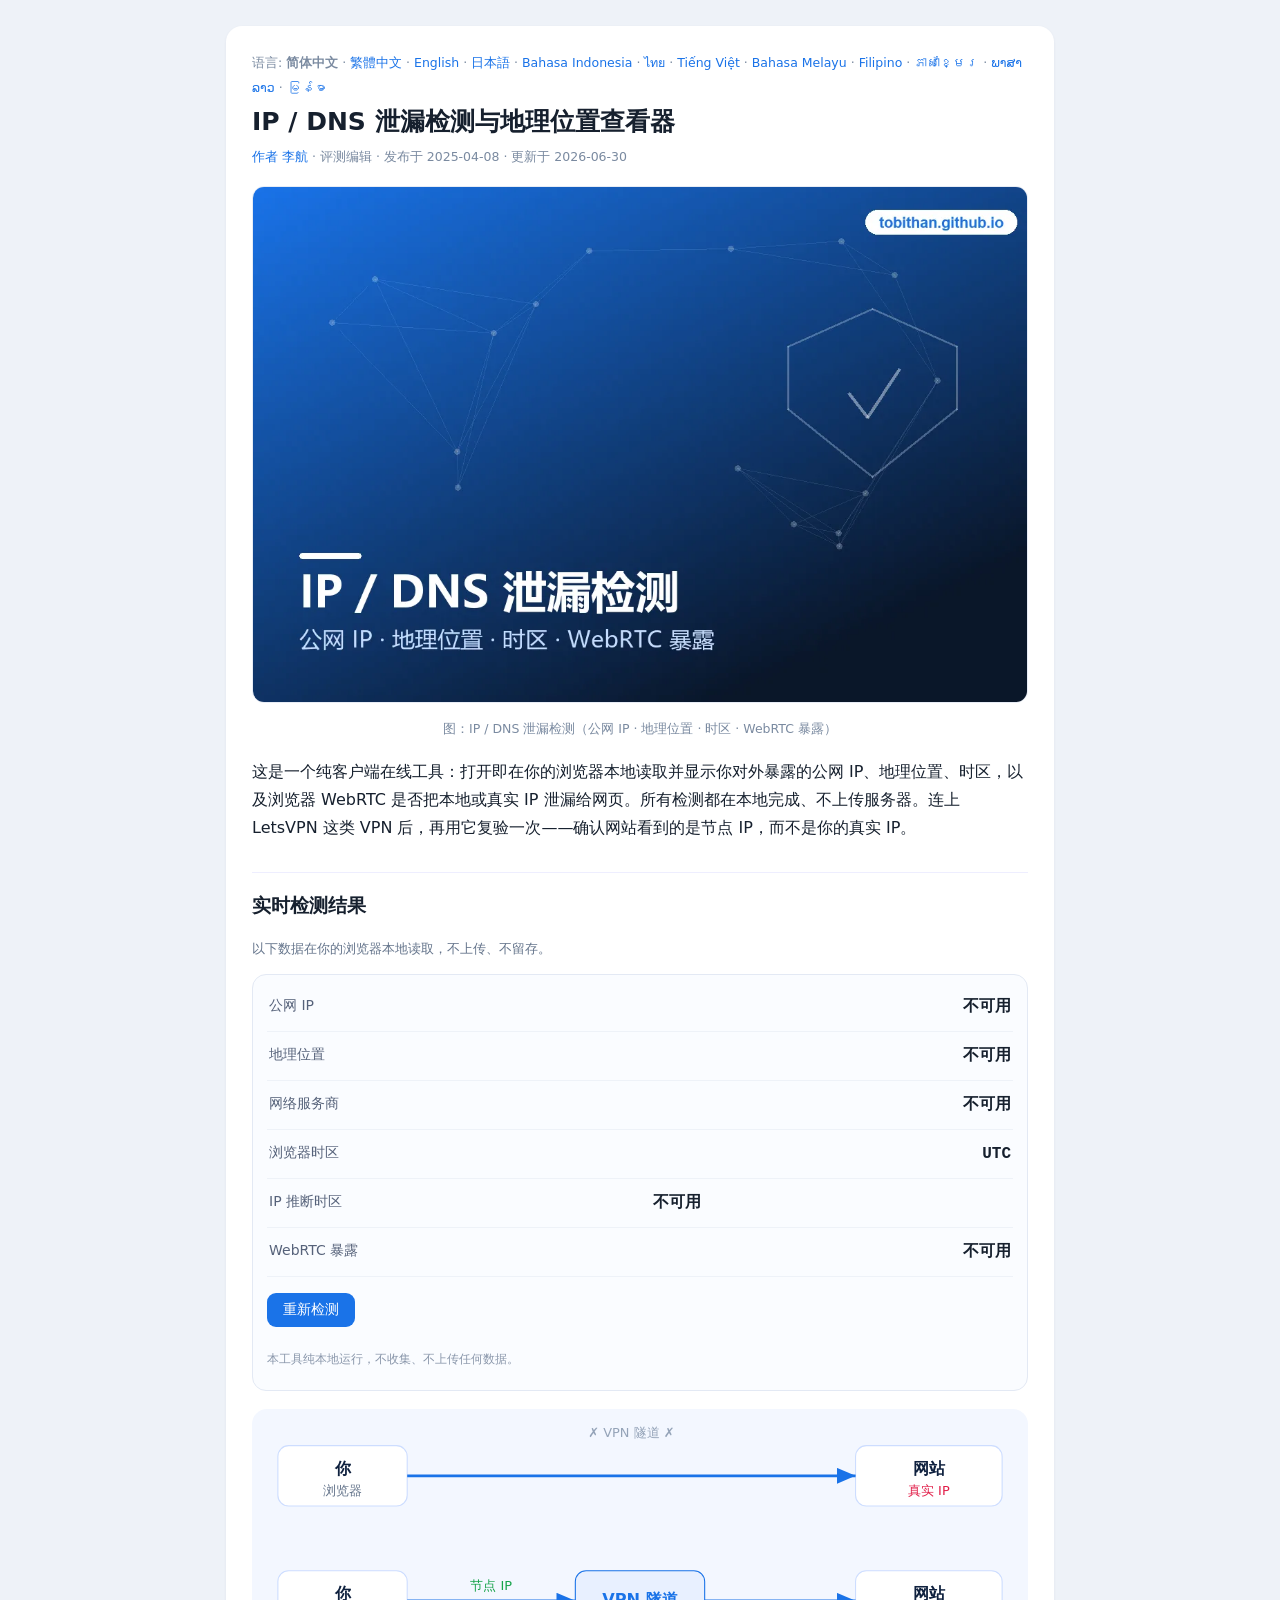
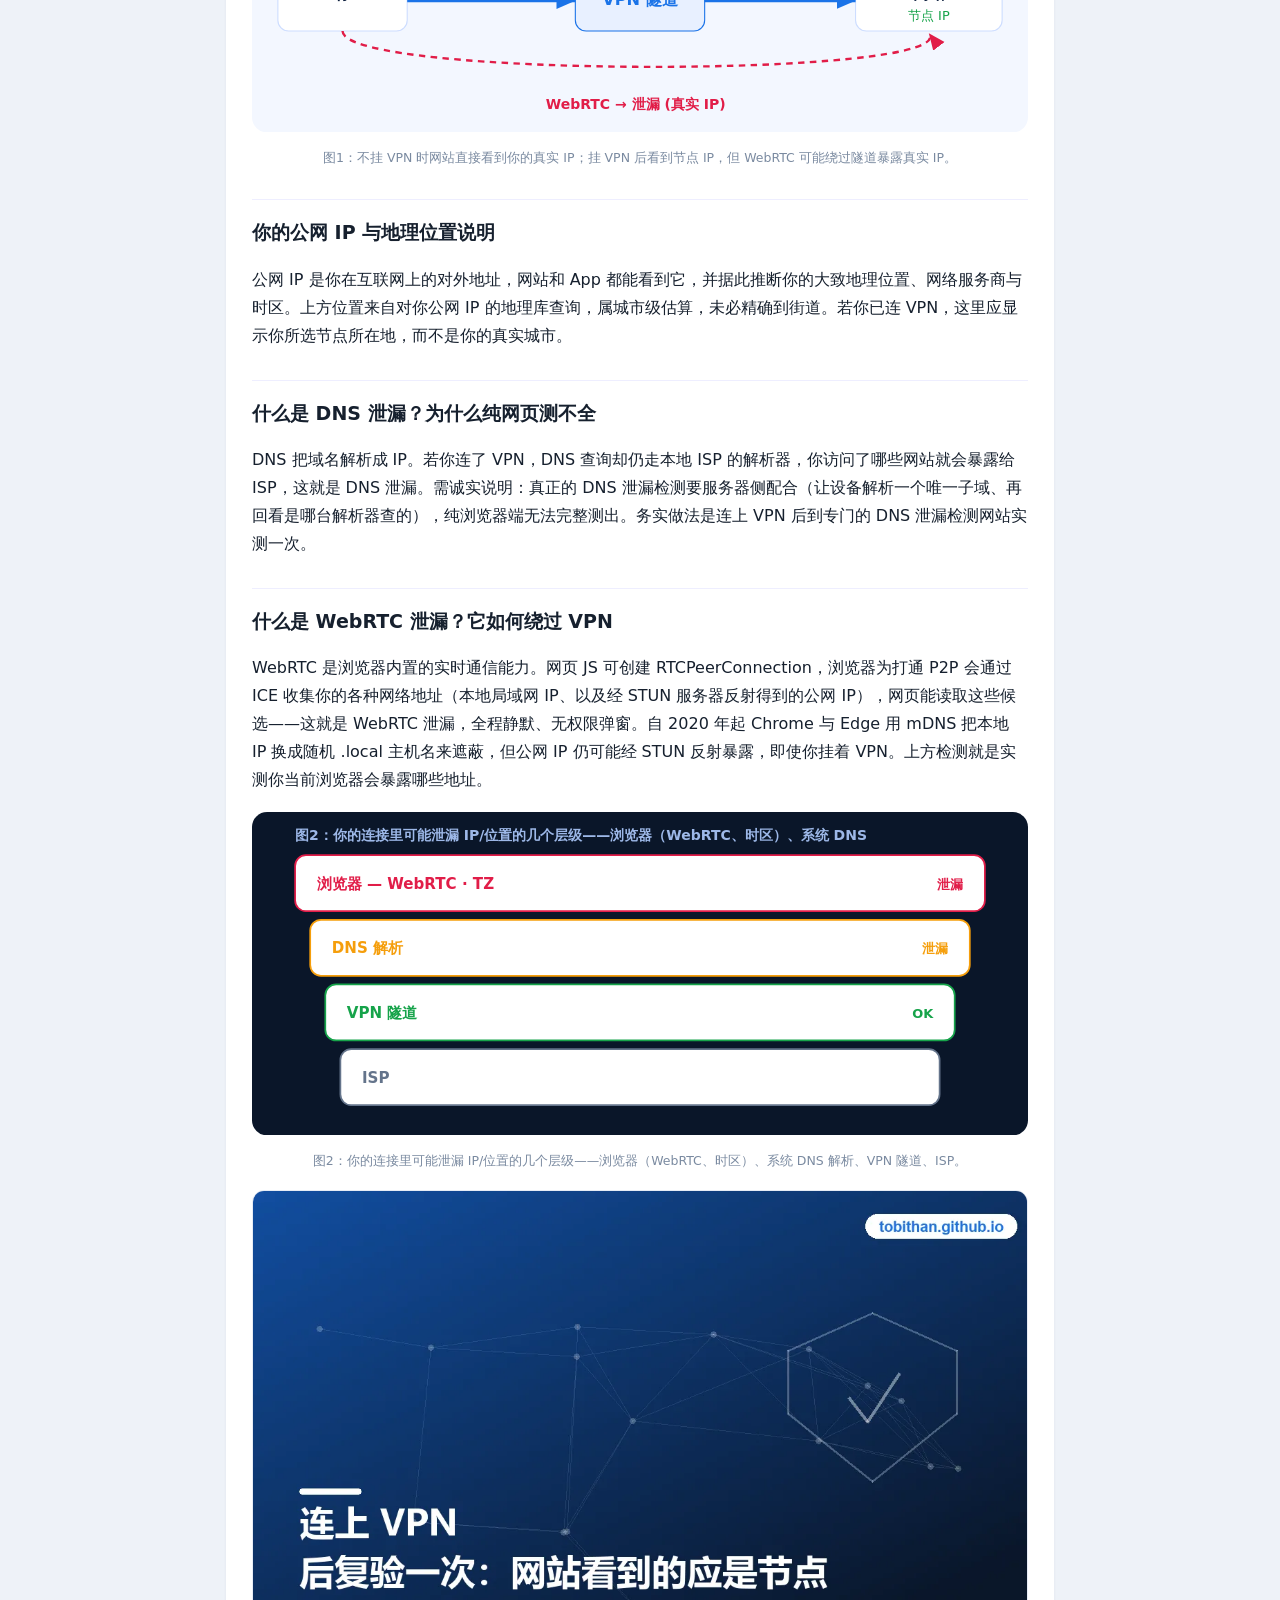
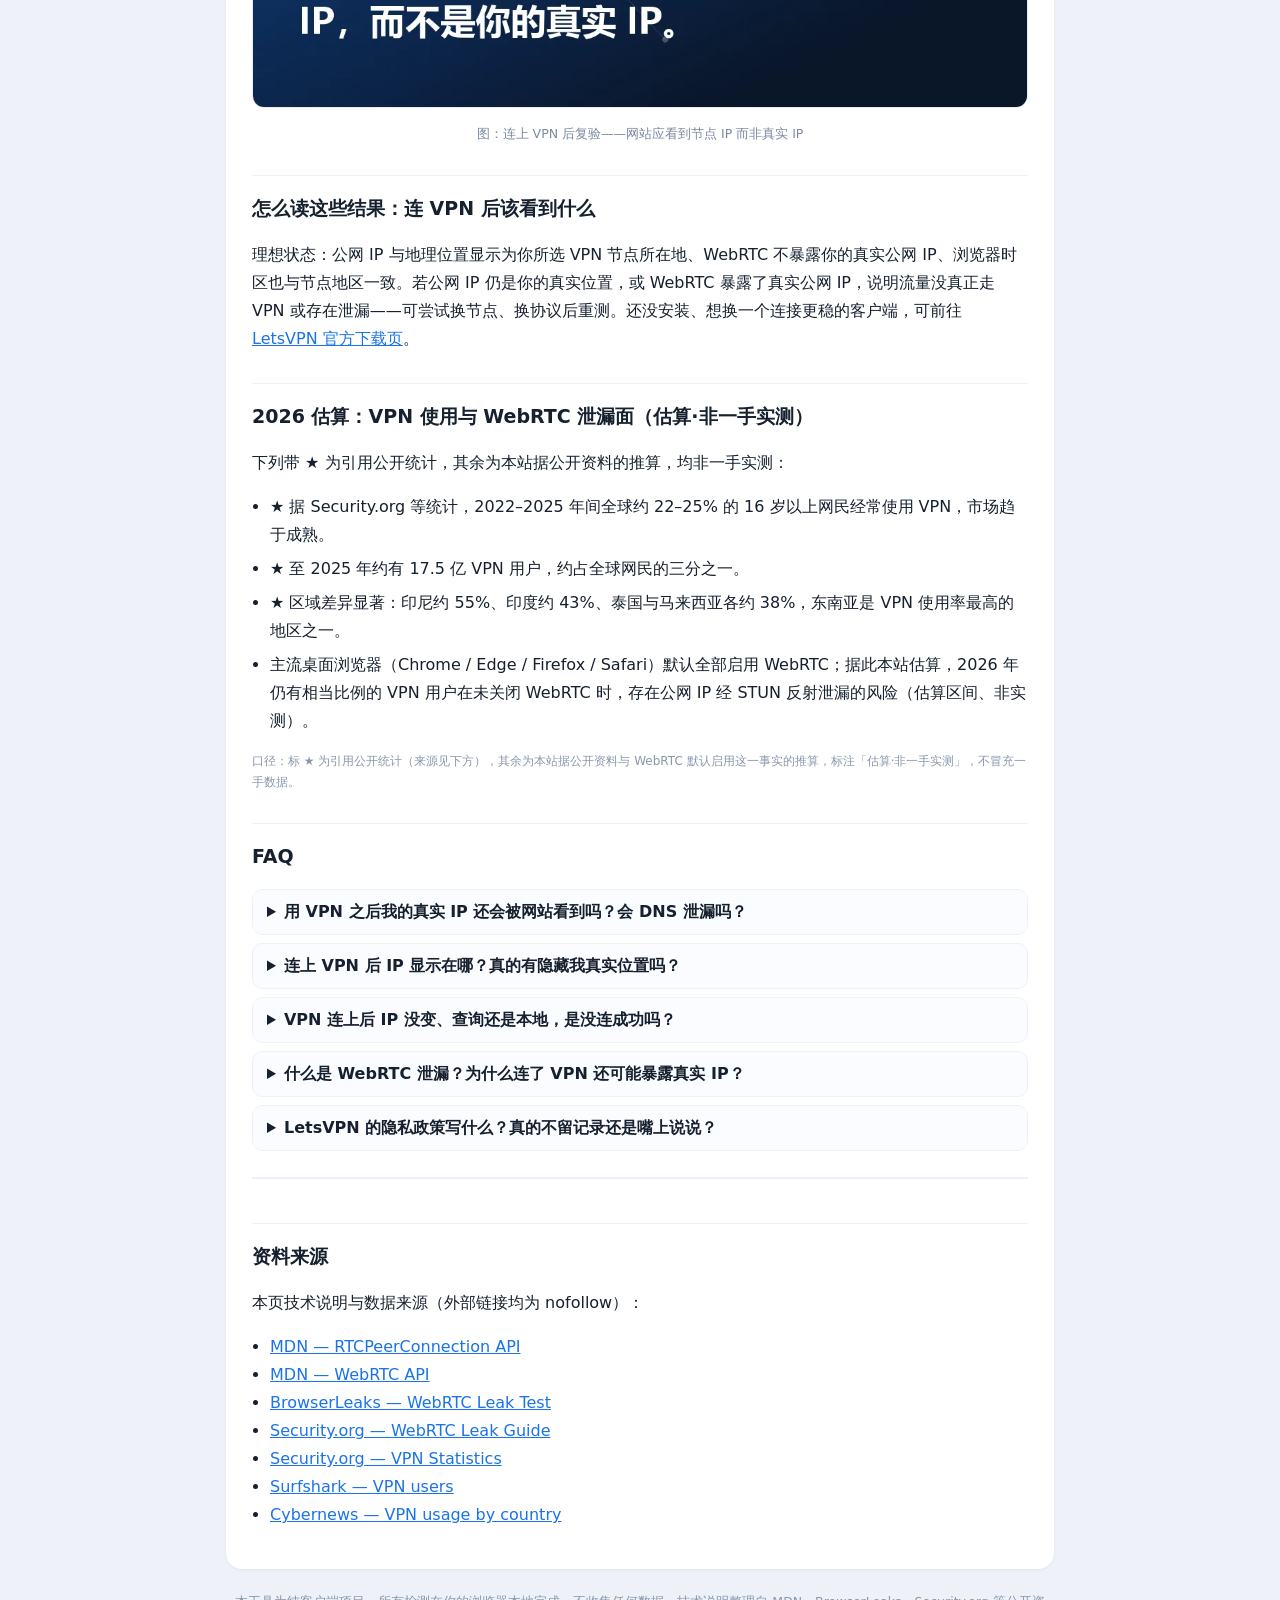
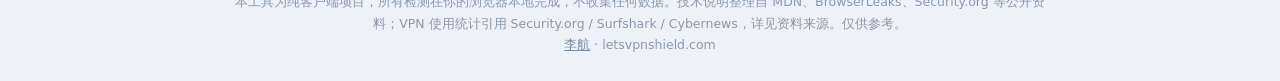
<file: index.html>
<!DOCTYPE html><html lang="zh-Hans"><head><meta charset="utf-8">
<meta name="viewport" content="width=device-width,initial-scale=1">
<title>IP / DNS 泄漏检测 - 查看公网 IP、地理位置、时区与 WebRTC 暴露</title>
<meta name="description" content="免费在线 IP/DNS 泄漏检测：一键查看你当前的公网 IP、地理位置、时区，并检测浏览器 WebRTC 是否泄漏本地或真实 IP。纯本地运行、数据不上传。连上 VPN 后用它复验真实 IP 是否已被隐藏。">
<meta name="author" content="李航">
<meta name="robots" content="index,follow,max-image-preview:large,max-snippet:-1,max-video-preview:-1">
<link rel="canonical" href="https://tobithan.github.io/">
<meta property="og:type" content="website"><meta property="og:title" content="IP / DNS 泄漏检测 - 查看公网 IP、地理位置、时区与 WebRTC 暴露">
<meta property="og:description" content="免费在线 IP/DNS 泄漏检测：一键查看你当前的公网 IP、地理位置、时区，并检测浏览器 WebRTC 是否泄漏本地或真实 IP。纯本地运行、数据不上传。连上 VPN 后用它复验真实 IP 是否已被隐藏。"><meta property="og:locale" content="zh_CN">
<meta property="og:url" content="https://tobithan.github.io/"><meta property="og:image" content="https://tobithan.github.io/img/cover_zh.png">
<meta property="og:image:width" content="1120"><meta property="og:image:height" content="746">
<link rel="alternate" hreflang="zh-Hans" href="https://tobithan.github.io/">
<link rel="alternate" hreflang="zh-Hant" href="https://tobithan.github.io/zh-tw/">
<link rel="alternate" hreflang="en" href="https://tobithan.github.io/en/">
<link rel="alternate" hreflang="ja" href="https://tobithan.github.io/ja/">
<link rel="alternate" hreflang="id" href="https://tobithan.github.io/id/">
<link rel="alternate" hreflang="th" href="https://tobithan.github.io/th/">
<link rel="alternate" hreflang="vi" href="https://tobithan.github.io/vi/">
<link rel="alternate" hreflang="ms" href="https://tobithan.github.io/ms/">
<link rel="alternate" hreflang="fil" href="https://tobithan.github.io/fil/">
<link rel="alternate" hreflang="km" href="https://tobithan.github.io/km/">
<link rel="alternate" hreflang="lo" href="https://tobithan.github.io/lo/">
<link rel="alternate" hreflang="my" href="https://tobithan.github.io/my/">
<link rel="alternate" hreflang="x-default" href="https://tobithan.github.io/">
<script type="application/ld+json">
{
 "@context": "https://schema.org",
 "@graph": [
  {
   "@type": "WebApplication",
   "name": "IP / DNS 泄漏检测与地理位置查看器",
   "url": "https://tobithan.github.io/",
   "applicationCategory": "SecurityApplication",
   "operatingSystem": "Web browser",
   "browserRequirements": "Requires JavaScript",
   "inLanguage": "zh-Hans",
   "description": "免费在线 IP/DNS 泄漏检测：一键查看你当前的公网 IP、地理位置、时区，并检测浏览器 WebRTC 是否泄漏本地或真实 IP。纯本地运行、数据不上传。连上 VPN 后用它复验真实 IP 是否已被隐藏。",
   "isAccessibleForFree": true,
   "offers": {
    "@type": "Offer",
    "price": "0",
    "priceCurrency": "USD"
   },
   "author": {
    "@type": "Person",
    "name": "李航",
    "jobTitle": "评测编辑",
    "url": "https://tobithan.github.io/about-editor/"
   }
  },
  {
   "@type": "FAQPage",
   "inLanguage": "zh-Hans",
   "url": "https://tobithan.github.io/",
   "mainEntity": [
    {
     "@type": "Question",
     "name": "用 VPN 之后我的真实 IP 还会被网站看到吗？会 DNS 泄漏吗？",
     "acceptedAnswer": {
      "@type": "Answer",
      "text": "正常情况下，连上 VPN 后网站看到的是节点 IP 而非你的真实 IP。但要诚实提醒：有独立评测指出快连存在 DNS 泄漏风险、且切换服务器后 IP 未必成功更换——这属单一且时间较早的社区评测，未经官方或第二来源证实。若你很在意隐私，务实做法是连上后用本页这类 IP／DNS 泄漏检测实测一次，确认真实 IP 与 DNS 没外露；若发现泄漏，可换节点、换协议再验证。"
     }
    },
    {
     "@type": "Question",
     "name": "连上 VPN 后 IP 显示在哪？真的有隐藏我真实位置吗？",
     "acceptedAnswer": {
      "@type": "Answer",
      "text": "连上后你对外显示的是所选节点所在地的 IP，例如选香港节点就显示香港位置，这是 VPN 隐藏真实位置的基本原理。你可以在客户端切换不同地区节点来改变对外 IP。要提醒的是：有独立评测反映快连切服务器后 IP 未必都成功更换、且存在 DNS 泄漏风险（单一较早期评测、未经多源证实），所以连上后建议自行用 IP 检测确认位置是否真的改变。"
     }
    },
    {
     "@type": "Question",
     "name": "VPN 连上后 IP 没变、查询还是本地，是没连成功吗？",
     "acceptedAnswer": {
      "@type": "Answer",
      "text": "是的，IP 没变通常代表流量没真正走 VPN。社区反映 LetsVPN 切换服务器后 IP 未必更换成功，这正是这类情况。处理方式：先换一条不同地区的节点重连、再换协议试试；清缓存后重新登录、更新到最新版或重装；确认本机没有其他 VPN/代理在抢流量。重连后再用本页查一次 IP，显示成你选的国家才算成功。安卓也要确认没被系统杀后台。"
     }
    },
    {
     "@type": "Question",
     "name": "什么是 WebRTC 泄漏？为什么连了 VPN 还可能暴露真实 IP？",
     "acceptedAnswer": {
      "@type": "Answer",
      "text": "WebRTC 是浏览器内置的点对点通信能力。网页只要用几行 JS 创建 RTCPeerConnection，浏览器就会通过 ICE 收集网络地址，其中经 STUN 服务器反射得到的公网 IP 可能就是你的真实 IP，即使你挂着 VPN，网页也能静默读取、无任何权限弹窗。自 2020 年起 Chrome/Edge 以 mDNS 遮蔽本地 IP，但公网 IP 仍可能漏。用本页上方的 WebRTC 检测即可看到你当前浏览器会暴露哪些地址。"
     }
    },
    {
     "@type": "Question",
     "name": "LetsVPN 的隐私政策写什么？真的不留记录还是嘴上说说？",
     "acceptedAnswer": {
      "@type": "Answer",
      "text": "老实说，现有公开素材没有快连隐私政策原文或可验证的「不留记录（no-log）」内容，无法替它背书，需以官方政策原文与第三方审计确认。客观参考：有独立评测对它提出 DNS 泄漏疑虑（单源、较早、未经多源证实），这与「严格不留记录」相左。务实判断：把它当切区／一般用途工具，高敏感操作另选有公开审计报告的服务，并连上后自行做泄漏检测验证实际表现，而非只信宣传语。"
     }
    }
   ]
  }
 ]
}
</script>
<link rel="stylesheet" href="/style.css"></head>
<body><div class="wrap"><main>
<nav class="lvlang">语言: <strong>简体中文</strong> · <a href="/zh-tw/">繁體中文</a> · <a href="/en/">English</a> · <a href="/ja/">日本語</a> · <a href="/id/">Bahasa Indonesia</a> · <a href="/th/">ไทย</a> · <a href="/vi/">Tiếng Việt</a> · <a href="/ms/">Bahasa Melayu</a> · <a href="/fil/">Filipino</a> · <a href="/km/">ភាសាខ្មែរ</a> · <a href="/lo/">ພາສາລາວ</a> · <a href="/my/">မြန်မာ</a></nav>
<h1>IP / DNS 泄漏检测与地理位置查看器</h1>
<p class="lvby"><a rel="author" href="/about-editor/">作者 李航</a> · 评测编辑 · 发布于 2025-04-08 · 更新于 2026-06-30</p>
<figure class="lvpng"><picture><source type="image/webp" srcset="/img/cover_zh.webp"><img src="/img/cover_zh.png" alt="IP/DNS 泄漏检测与地理位置查看器示意图" fetchpriority="high" width="1120" height="746" style="width:100%;height:auto;border-radius:12px;border:1px solid #e7ecf5"></picture><figcaption>图：IP / DNS 泄漏检测（公网 IP · 地理位置 · 时区 · WebRTC 暴露）</figcaption></figure>
<p class="lvlead">这是一个纯客户端在线工具：打开即在你的浏览器本地读取并显示你对外暴露的公网 IP、地理位置、时区，以及浏览器 WebRTC 是否把本地或真实 IP 泄漏给网页。所有检测都在本地完成、不上传服务器。连上 LetsVPN 这类 VPN 后，再用它复验一次——确认网站看到的是节点 IP，而不是你的真实 IP。</p>
<h2>实时检测结果</h2>
<p class="lvtoolnote">以下数据在你的浏览器本地读取，不上传、不留存。</p>
<div class="lvtool" id="lvtool">
<div class="lvrow"><span class="lvk">公网 IP</span><span class="lvval" id="lv-ip">检测中…</span></div><div class="lvrow"><span class="lvk">地理位置</span><span class="lvval" id="lv-geo">检测中…</span></div><div class="lvrow"><span class="lvk">网络服务商</span><span class="lvval" id="lv-isp">检测中…</span></div><div class="lvrow"><span class="lvk">浏览器时区</span><span class="lvval" id="lv-tzb">检测中…</span></div><div class="lvrow"><span class="lvk">IP 推断时区</span><span class="lvval" id="lv-tzi">检测中…</span> <small id="lv-tzhint" class="lvhint"></small></div><div class="lvrow"><span class="lvk">WebRTC 暴露</span><span class="lvval" id="lv-webrtc-verdict">检测中…</span></div>
<div class="lvwebrtc" id="lv-webrtc"></div>
<button id="lv-rerun" type="button">重新检测</button>
<p class="lvnote">本工具纯本地运行，不收集、不上传任何数据。</p>
</div>
<figure class="lvsvg"><svg viewBox="0 0 720 300" xmlns="http://www.w3.org/2000/svg" role="img" aria-label="图1：不挂 VPN 时网站直接看到你的真实 IP；挂 VPN 后看到节点 IP，但 WebRTC 可能绕过隧道暴露真实 IP。" style="width:100%;height:auto"><rect width="720" height="300" rx="14" fill="#f3f7ff"/><rect x="24" y="34" width="120" height="56" rx="10" fill="#fff" stroke="#cdddff"/><text x="84" y="60" text-anchor="middle" font-family="system-ui,Segoe UI,Arial,sans-serif" font-size="15" font-weight="700" fill="#0f213f">你</text><text x="84" y="80" text-anchor="middle" font-family="system-ui,Segoe UI,Arial,sans-serif" font-size="12" fill="#64748b">浏览器</text><rect x="560" y="34" width="136" height="56" rx="10" fill="#fff" stroke="#cdddff"/><text x="628" y="60" text-anchor="middle" font-family="system-ui,Segoe UI,Arial,sans-serif" font-size="15" font-weight="700" fill="#0f213f">网站</text><text x="628" y="80" text-anchor="middle" font-family="system-ui,Segoe UI,Arial,sans-serif" font-size="12" fill="#e11d48">真实 IP</text><line x1="144" y1="62" x2="560" y2="62" stroke="#1a73e8" stroke-width="2.5" marker-end="url(#ar)"/><text x="352" y="26" text-anchor="middle" font-family="system-ui,Segoe UI,Arial,sans-serif" font-size="12" fill="#94a3b8">✗ VPN 隧道 ✗</text><rect x="24" y="150" width="120" height="56" rx="10" fill="#fff" stroke="#cdddff"/><text x="84" y="176" text-anchor="middle" font-family="system-ui,Segoe UI,Arial,sans-serif" font-size="15" font-weight="700" fill="#0f213f">你</text><rect x="300" y="150" width="120" height="56" rx="10" fill="#e8f0ff" stroke="#1a73e8"/><text x="360" y="182" text-anchor="middle" font-family="system-ui,Segoe UI,Arial,sans-serif" font-size="15" font-weight="700" fill="#1a73e8">VPN 隧道</text><rect x="560" y="150" width="136" height="56" rx="10" fill="#fff" stroke="#cdddff"/><text x="628" y="176" text-anchor="middle" font-family="system-ui,Segoe UI,Arial,sans-serif" font-size="15" font-weight="700" fill="#0f213f">网站</text><text x="628" y="196" text-anchor="middle" font-family="system-ui,Segoe UI,Arial,sans-serif" font-size="12" fill="#16a34a">节点 IP</text><line x1="144" y1="178" x2="300" y2="178" stroke="#1a73e8" stroke-width="2.5" marker-end="url(#ar)"/><line x1="420" y1="178" x2="560" y2="178" stroke="#1a73e8" stroke-width="2.5" marker-end="url(#ar)"/><text x="222" y="168" text-anchor="middle" font-family="system-ui,Segoe UI,Arial,sans-serif" font-size="12" fill="#16a34a">节点 IP</text><path d="M84 206 C84 250 660 250 628 208" fill="none" stroke="#e11d48" stroke-width="2.2" stroke-dasharray="6 5" marker-end="url(#arr)"/><text x="356" y="278" text-anchor="middle" font-family="system-ui,Segoe UI,Arial,sans-serif" font-size="13" font-weight="700" fill="#e11d48">WebRTC → 泄漏 (真实 IP)</text><defs><marker id="ar" markerWidth="9" markerHeight="9" refX="7" refY="3" orient="auto"><path d="M0,0 L7,3 L0,6 Z" fill="#1a73e8"/></marker><marker id="arr" markerWidth="9" markerHeight="9" refX="7" refY="3" orient="auto"><path d="M0,0 L7,3 L0,6 Z" fill="#e11d48"/></marker></defs></svg><figcaption>图1：不挂 VPN 时网站直接看到你的真实 IP；挂 VPN 后看到节点 IP，但 WebRTC 可能绕过隧道暴露真实 IP。</figcaption></figure>
<h2>你的公网 IP 与地理位置说明</h2>
<p>公网 IP 是你在互联网上的对外地址，网站和 App 都能看到它，并据此推断你的大致地理位置、网络服务商与时区。上方位置来自对你公网 IP 的地理库查询，属城市级估算，未必精确到街道。若你已连 VPN，这里应显示你所选节点所在地，而不是你的真实城市。</p>
<h2>什么是 DNS 泄漏？为什么纯网页测不全</h2>
<p>DNS 把域名解析成 IP。若你连了 VPN，DNS 查询却仍走本地 ISP 的解析器，你访问了哪些网站就会暴露给 ISP，这就是 DNS 泄漏。需诚实说明：真正的 DNS 泄漏检测要服务器侧配合（让设备解析一个唯一子域、再回看是哪台解析器查的），纯浏览器端无法完整测出。务实做法是连上 VPN 后到专门的 DNS 泄漏检测网站实测一次。</p>
<h2>什么是 WebRTC 泄漏？它如何绕过 VPN</h2>
<p>WebRTC 是浏览器内置的实时通信能力。网页 JS 可创建 RTCPeerConnection，浏览器为打通 P2P 会通过 ICE 收集你的各种网络地址（本地局域网 IP、以及经 STUN 服务器反射得到的公网 IP），网页能读取这些候选——这就是 WebRTC 泄漏，全程静默、无权限弹窗。自 2020 年起 Chrome 与 Edge 用 mDNS 把本地 IP 换成随机 .local 主机名来遮蔽，但公网 IP 仍可能经 STUN 反射暴露，即使你挂着 VPN。上方检测就是实测你当前浏览器会暴露哪些地址。</p>
<figure class="lvsvg"><svg viewBox="0 0 720 300" xmlns="http://www.w3.org/2000/svg" role="img" aria-label="图2：你的连接里可能泄漏 IP/位置的几个层级——浏览器（WebRTC、时区）、系统 DNS 解析、VPN 隧道、ISP。" style="width:100%;height:auto"><rect width="720" height="300" rx="14" fill="#0a1629"/><text x="40" y="26" font-family="system-ui,Segoe UI,Arial,sans-serif" font-size="13" font-weight="700" fill="#9db8e8">图2：你的连接里可能泄漏 IP/位置的几个层级——浏览器（WebRTC、时区）、系统 DNS</text><rect x="40" y="40" width="640" height="52" rx="10" fill="#fff" stroke="#e11d48" stroke-width="1.6"/><text x="60" y="71" text-anchor="start" font-family="system-ui,Segoe UI,Arial,sans-serif" font-size="14" font-weight="700" fill="#e11d48">浏览器 — WebRTC · TZ</text><text x="660" y="71" text-anchor="end" font-family="system-ui,Segoe UI,Arial,sans-serif" font-size="12" font-weight="700" fill="#e11d48">泄漏</text><rect x="54" y="100" width="612" height="52" rx="10" fill="#fff" stroke="#f59e0b" stroke-width="1.6"/><text x="74" y="131" text-anchor="start" font-family="system-ui,Segoe UI,Arial,sans-serif" font-size="14" font-weight="700" fill="#f59e0b">DNS 解析</text><text x="646" y="131" text-anchor="end" font-family="system-ui,Segoe UI,Arial,sans-serif" font-size="12" font-weight="700" fill="#f59e0b">泄漏</text><rect x="68" y="160" width="584" height="52" rx="10" fill="#fff" stroke="#16a34a" stroke-width="1.6"/><text x="88" y="191" text-anchor="start" font-family="system-ui,Segoe UI,Arial,sans-serif" font-size="14" font-weight="700" fill="#16a34a">VPN 隧道</text><text x="632" y="191" text-anchor="end" font-family="system-ui,Segoe UI,Arial,sans-serif" font-size="12" font-weight="700" fill="#16a34a">OK</text><rect x="82" y="220" width="556" height="52" rx="10" fill="#fff" stroke="#64748b" stroke-width="1.6"/><text x="102" y="251" text-anchor="start" font-family="system-ui,Segoe UI,Arial,sans-serif" font-size="14" font-weight="700" fill="#64748b">ISP</text></svg><figcaption>图2：你的连接里可能泄漏 IP/位置的几个层级——浏览器（WebRTC、时区）、系统 DNS 解析、VPN 隧道、ISP。</figcaption></figure>
<figure class="lvpng"><picture><source type="image/webp" srcset="/img/board_zh.webp"><img src="/img/board_zh.png" alt="VPN 连接后用 IP 检测复验真实 IP 是否隐藏示意图" loading="lazy" width="1120" height="746" style="width:100%;height:auto;border-radius:12px;border:1px solid #e7ecf5"></picture><figcaption>图：连上 VPN 后复验——网站应看到节点 IP 而非真实 IP</figcaption></figure>
<h2>怎么读这些结果：连 VPN 后该看到什么</h2>
<p>理想状态：公网 IP 与地理位置显示为你所选 VPN 节点所在地、WebRTC 不暴露你的真实公网 IP、浏览器时区也与节点地区一致。若公网 IP 仍是你的真实位置，或 WebRTC 暴露了真实公网 IP，说明流量没真正走 VPN 或存在泄漏——可尝试换节点、换协议后重测。还没安装、想换一个连接更稳的客户端，可前往 <a href="https://letsvpnshield.com/download/">LetsVPN 官方下载页</a>。</p>
<section id="lv-data2026" class="lvdata"><h2>2026 估算：VPN 使用与 WebRTC 泄漏面（估算·非一手实测）</h2>
<p>下列带 ★ 为引用公开统计，其余为本站据公开资料的推算，均非一手实测：</p>
<ul><li>★ 据 Security.org 等统计，2022–2025 年间全球约 22–25% 的 16 岁以上网民经常使用 VPN，市场趋于成熟。</li><li>★ 至 2025 年约有 17.5 亿 VPN 用户，约占全球网民的三分之一。</li><li>★ 区域差异显著：印尼约 55%、印度约 43%、泰国与马来西亚各约 38%，东南亚是 VPN 使用率最高的地区之一。</li><li>主流桌面浏览器（Chrome / Edge / Firefox / Safari）默认全部启用 WebRTC；据此本站估算，2026 年仍有相当比例的 VPN 用户在未关闭 WebRTC 时，存在公网 IP 经 STUN 反射泄漏的风险（估算区间、非实测）。</li></ul>
<p class="lvnote">口径：标 ★ 为引用公开统计（来源见下方），其余为本站据公开资料与 WebRTC 默认启用这一事实的推算，标注「估算·非一手实测」，不冒充一手数据。</p></section>
<h2>FAQ</h2>
<div class="lvfaqs"><details class="lvfaq"><summary>用 VPN 之后我的真实 IP 还会被网站看到吗？会 DNS 泄漏吗？</summary><p>正常情况下，连上 VPN 后网站看到的是节点 IP 而非你的真实 IP。但要诚实提醒：有独立评测指出快连存在 DNS 泄漏风险、且切换服务器后 IP 未必成功更换——这属单一且时间较早的社区评测，未经官方或第二来源证实。若你很在意隐私，务实做法是连上后用本页这类 IP／DNS 泄漏检测实测一次，确认真实 IP 与 DNS 没外露；若发现泄漏，可换节点、换协议再验证。</p></details>
<details class="lvfaq"><summary>连上 VPN 后 IP 显示在哪？真的有隐藏我真实位置吗？</summary><p>连上后你对外显示的是所选节点所在地的 IP，例如选香港节点就显示香港位置，这是 VPN 隐藏真实位置的基本原理。你可以在客户端切换不同地区节点来改变对外 IP。要提醒的是：有独立评测反映快连切服务器后 IP 未必都成功更换、且存在 DNS 泄漏风险（单一较早期评测、未经多源证实），所以连上后建议自行用 IP 检测确认位置是否真的改变。</p></details>
<details class="lvfaq"><summary>VPN 连上后 IP 没变、查询还是本地，是没连成功吗？</summary><p>是的，IP 没变通常代表流量没真正走 VPN。社区反映 LetsVPN 切换服务器后 IP 未必更换成功，这正是这类情况。处理方式：先换一条不同地区的节点重连、再换协议试试；清缓存后重新登录、更新到最新版或重装；确认本机没有其他 VPN/代理在抢流量。重连后再用本页查一次 IP，显示成你选的国家才算成功。安卓也要确认没被系统杀后台。</p></details>
<details class="lvfaq"><summary>什么是 WebRTC 泄漏？为什么连了 VPN 还可能暴露真实 IP？</summary><p>WebRTC 是浏览器内置的点对点通信能力。网页只要用几行 JS 创建 RTCPeerConnection，浏览器就会通过 ICE 收集网络地址，其中经 STUN 服务器反射得到的公网 IP 可能就是你的真实 IP，即使你挂着 VPN，网页也能静默读取、无任何权限弹窗。自 2020 年起 Chrome/Edge 以 mDNS 遮蔽本地 IP，但公网 IP 仍可能漏。用本页上方的 WebRTC 检测即可看到你当前浏览器会暴露哪些地址。</p></details>
<details class="lvfaq"><summary>LetsVPN 的隐私政策写什么？真的不留记录还是嘴上说说？</summary><p>老实说，现有公开素材没有快连隐私政策原文或可验证的「不留记录（no-log）」内容，无法替它背书，需以官方政策原文与第三方审计确认。客观参考：有独立评测对它提出 DNS 泄漏疑虑（单源、较早、未经多源证实），这与「严格不留记录」相左。务实判断：把它当切区／一般用途工具，高敏感操作另选有公开审计报告的服务，并连上后自行做泄漏检测验证实际表现，而非只信宣传语。</p></details>
</div>
<div class="related"><h2>资料来源</h2><p>本页技术说明与数据来源（外部链接均为 nofollow）：</p><ul><li><a href="https://developer.mozilla.org/en-US/docs/Web/API/RTCPeerConnection" rel="nofollow noopener" target="_blank">MDN — RTCPeerConnection API</a></li><li><a href="https://developer.mozilla.org/en-US/docs/Web/API/WebRTC_API" rel="nofollow noopener" target="_blank">MDN — WebRTC API</a></li><li><a href="https://browserleaks.com/webrtc" rel="nofollow noopener" target="_blank">BrowserLeaks — WebRTC Leak Test</a></li><li><a href="https://www.security.org/vpn/webrtc-leak/" rel="nofollow noopener" target="_blank">Security.org — WebRTC Leak Guide</a></li><li><a href="https://www.security.org/vpn/statistics/" rel="nofollow noopener" target="_blank">Security.org — VPN Statistics</a></li><li><a href="https://surfshark.com/blog/vpn-users" rel="nofollow noopener" target="_blank">Surfshark — VPN users</a></li><li><a href="https://cybernews.com/best-vpn/vpn-usage-by-country/" rel="nofollow noopener" target="_blank">Cybernews — VPN usage by country</a></li></ul></div>
</main>
<footer>本工具为纯客户端项目，所有检测在你的浏览器本地完成，不收集任何数据。技术说明整理自 MDN、BrowserLeaks、Security.org 等公开资料；VPN 使用统计引用 Security.org / Surfshark / Cybernews，详见资料来源。仅供参考。<br><a rel="author" href="/about-editor/">李航</a> · letsvpnshield.com</footer>
</div>
<script>window.LV_I18N={"checking": "检测中…", "na": "不可用", "none_detected": "未发现", "leak_public": "检测到公网 IP 经 WebRTC 暴露", "leak_local": "仅暴露本地/内网 IP（局域网）", "ok_safe": "未发现 WebRTC 公网 IP 泄漏", "mismatch_tz": "浏览器时区与 IP 时区不一致，可能暴露真实地区", "rerun": "重新检测", "rtc_public": "公网", "rtc_local": "内网", "rtc_mdns": "mDNS 隐藏"};</script><script src="/tool.js"></script></body></html>
</file>
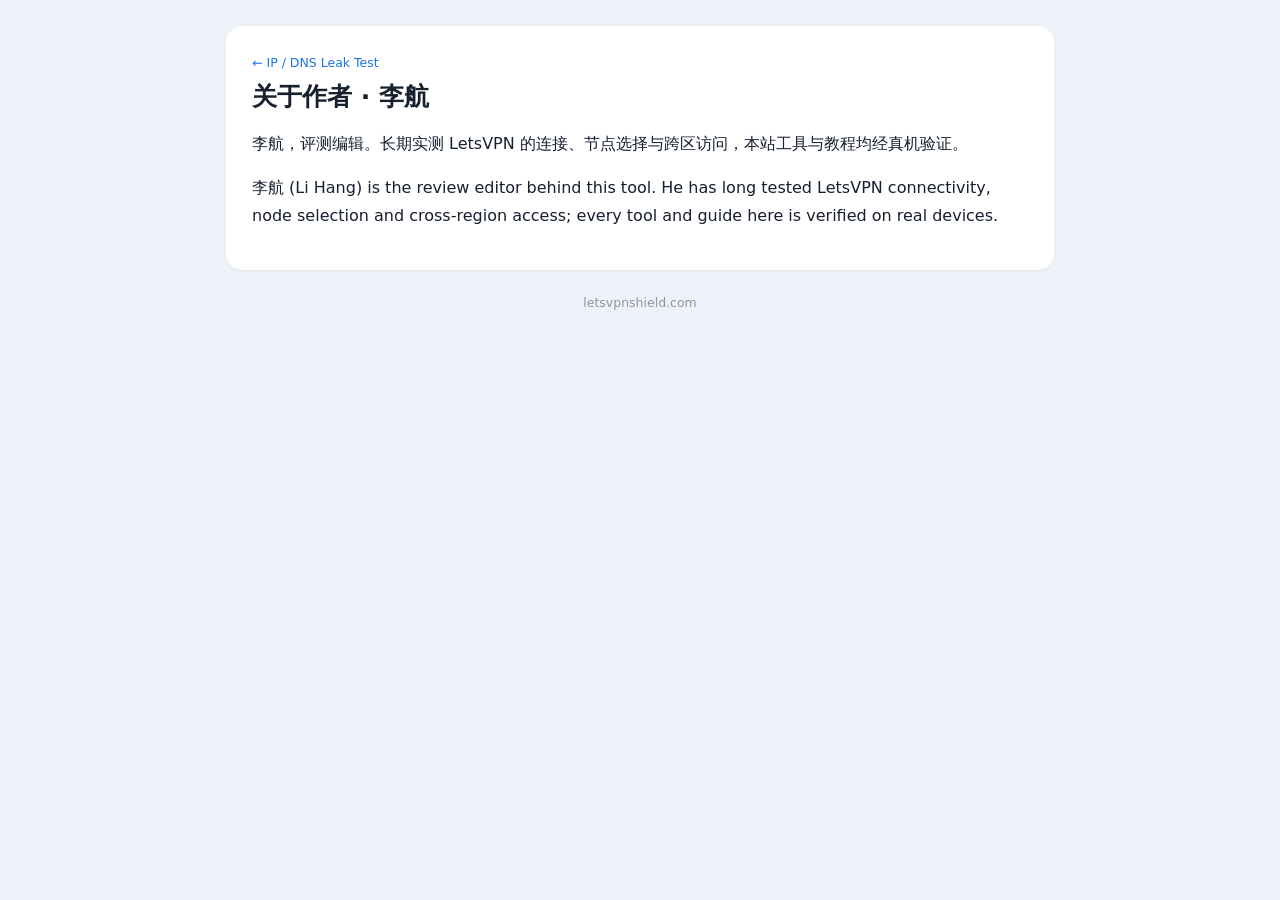
<file: about-editor/index.html>
<!DOCTYPE html><html lang="zh-Hans"><head><meta charset="utf-8">
<meta name="viewport" content="width=device-width,initial-scale=1">
<title>关于作者 李航 — LetsVPN 工具站</title>
<meta name="description" content="李航，评测编辑，长期实测 LetsVPN 的连接、节点选择与跨区访问，本站工具与教程均经真机验证。">
<meta name="author" content="李航">
<link rel="canonical" href="https://tobithan.github.io/about-editor/">
<link rel="stylesheet" href="/style.css"></head>
<body><div class="wrap"><main>
<nav class="lvlang"><a href="/">← IP / DNS Leak Test</a></nav>
<h1>关于作者 · 李航</h1>
<p>李航，评测编辑。长期实测 LetsVPN 的连接、节点选择与跨区访问，本站工具与教程均经真机验证。</p>
<p>李航 (Li Hang) is the review editor behind this tool. He has long tested LetsVPN connectivity, node selection and cross-region access; every tool and guide here is verified on real devices.</p>
<script type="application/ld+json">{"@context": "https://schema.org", "@type": "Person", "name": "李航", "jobTitle": "评测编辑", "url": "https://tobithan.github.io/about-editor/", "description": "李航，评测编辑。长期实测 LetsVPN 的连接、节点选择与跨区访问，本站工具与教程均经真机验证。"}</script>
</main>
<footer>letsvpnshield.com</footer></div></body></html>
</file>
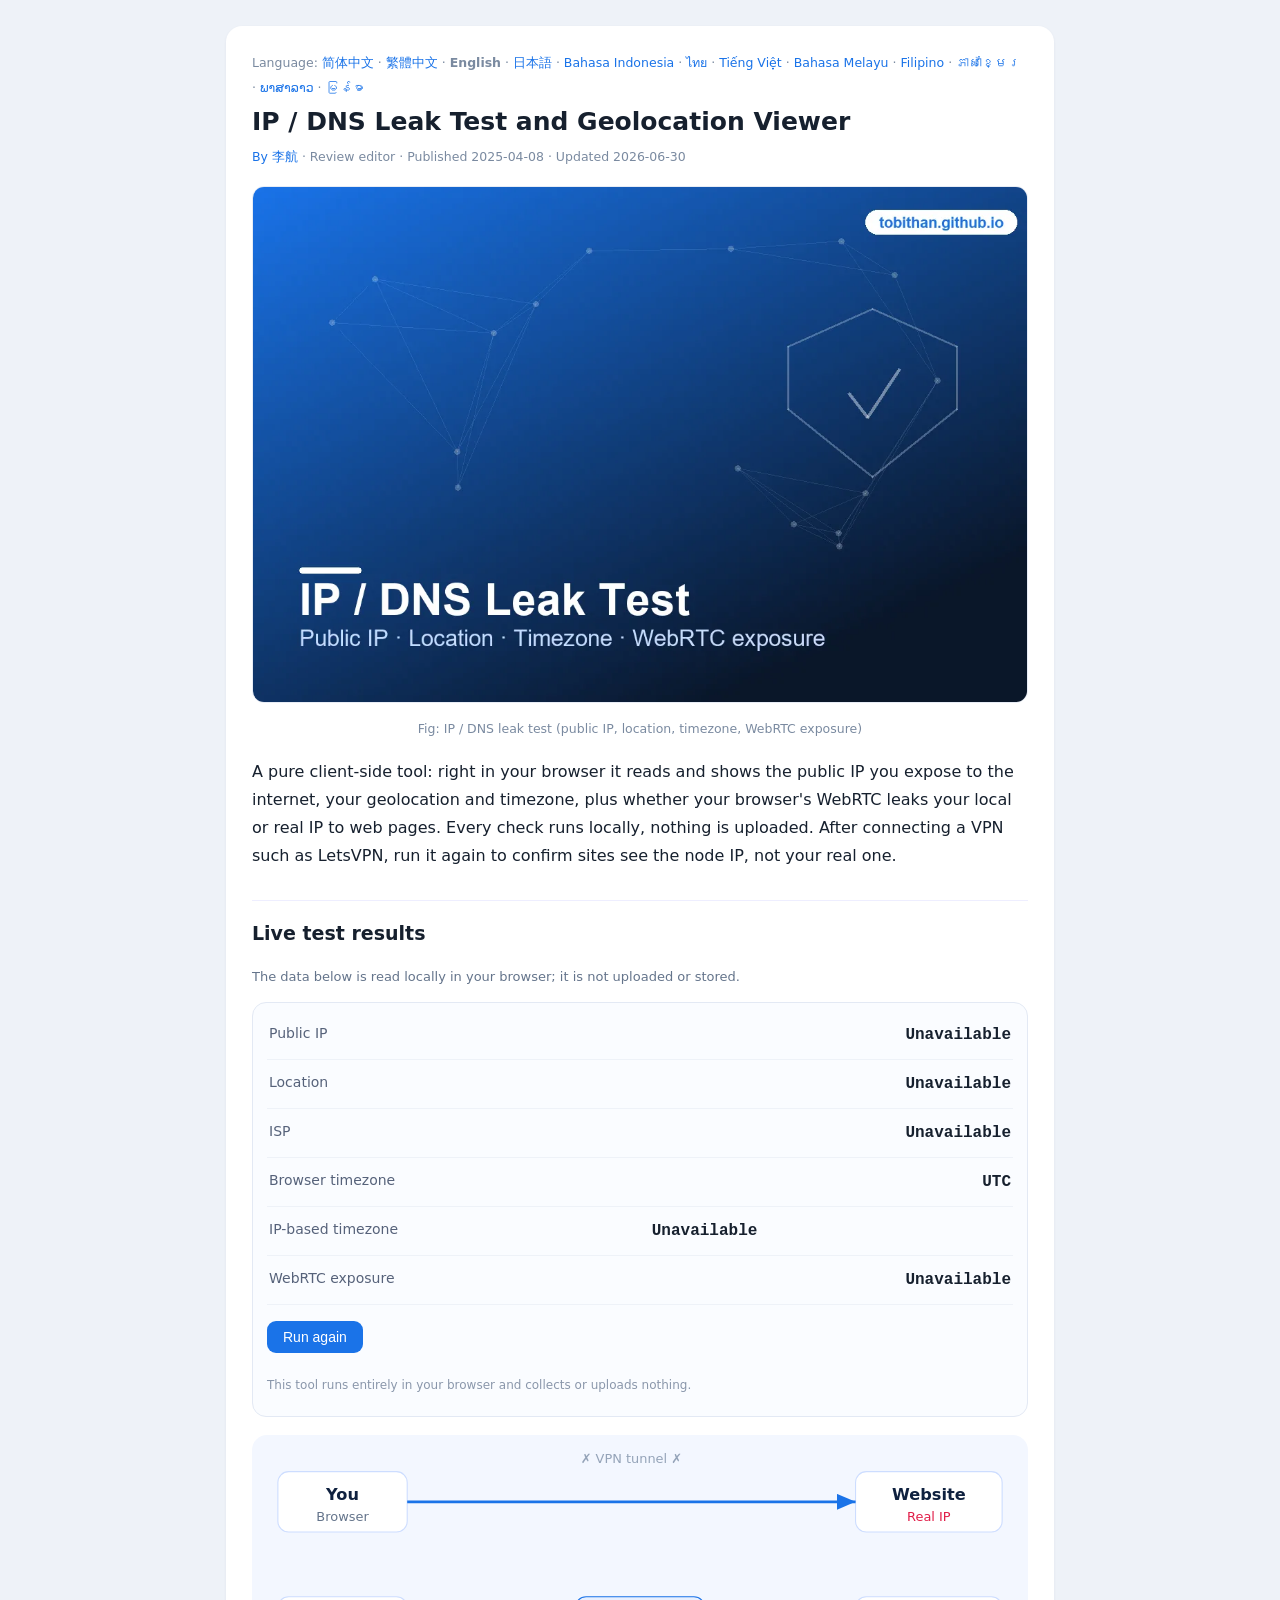
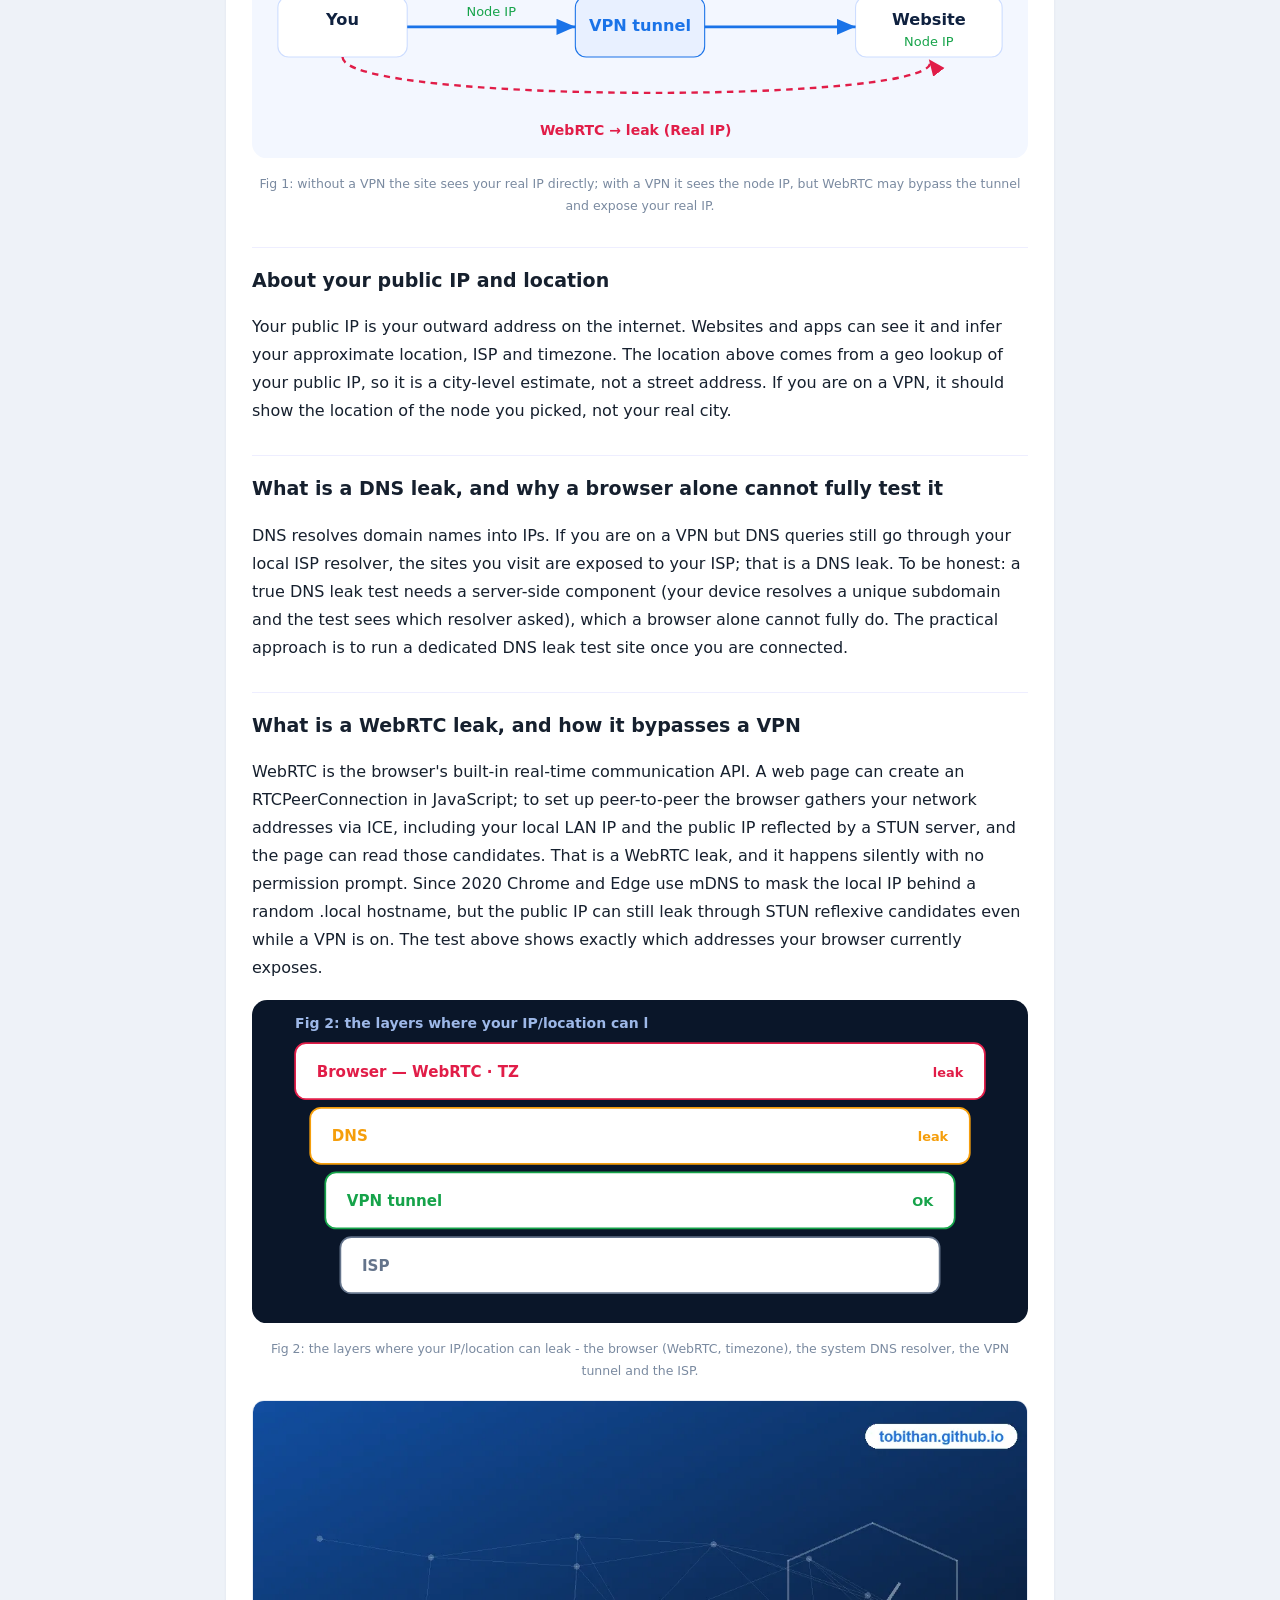
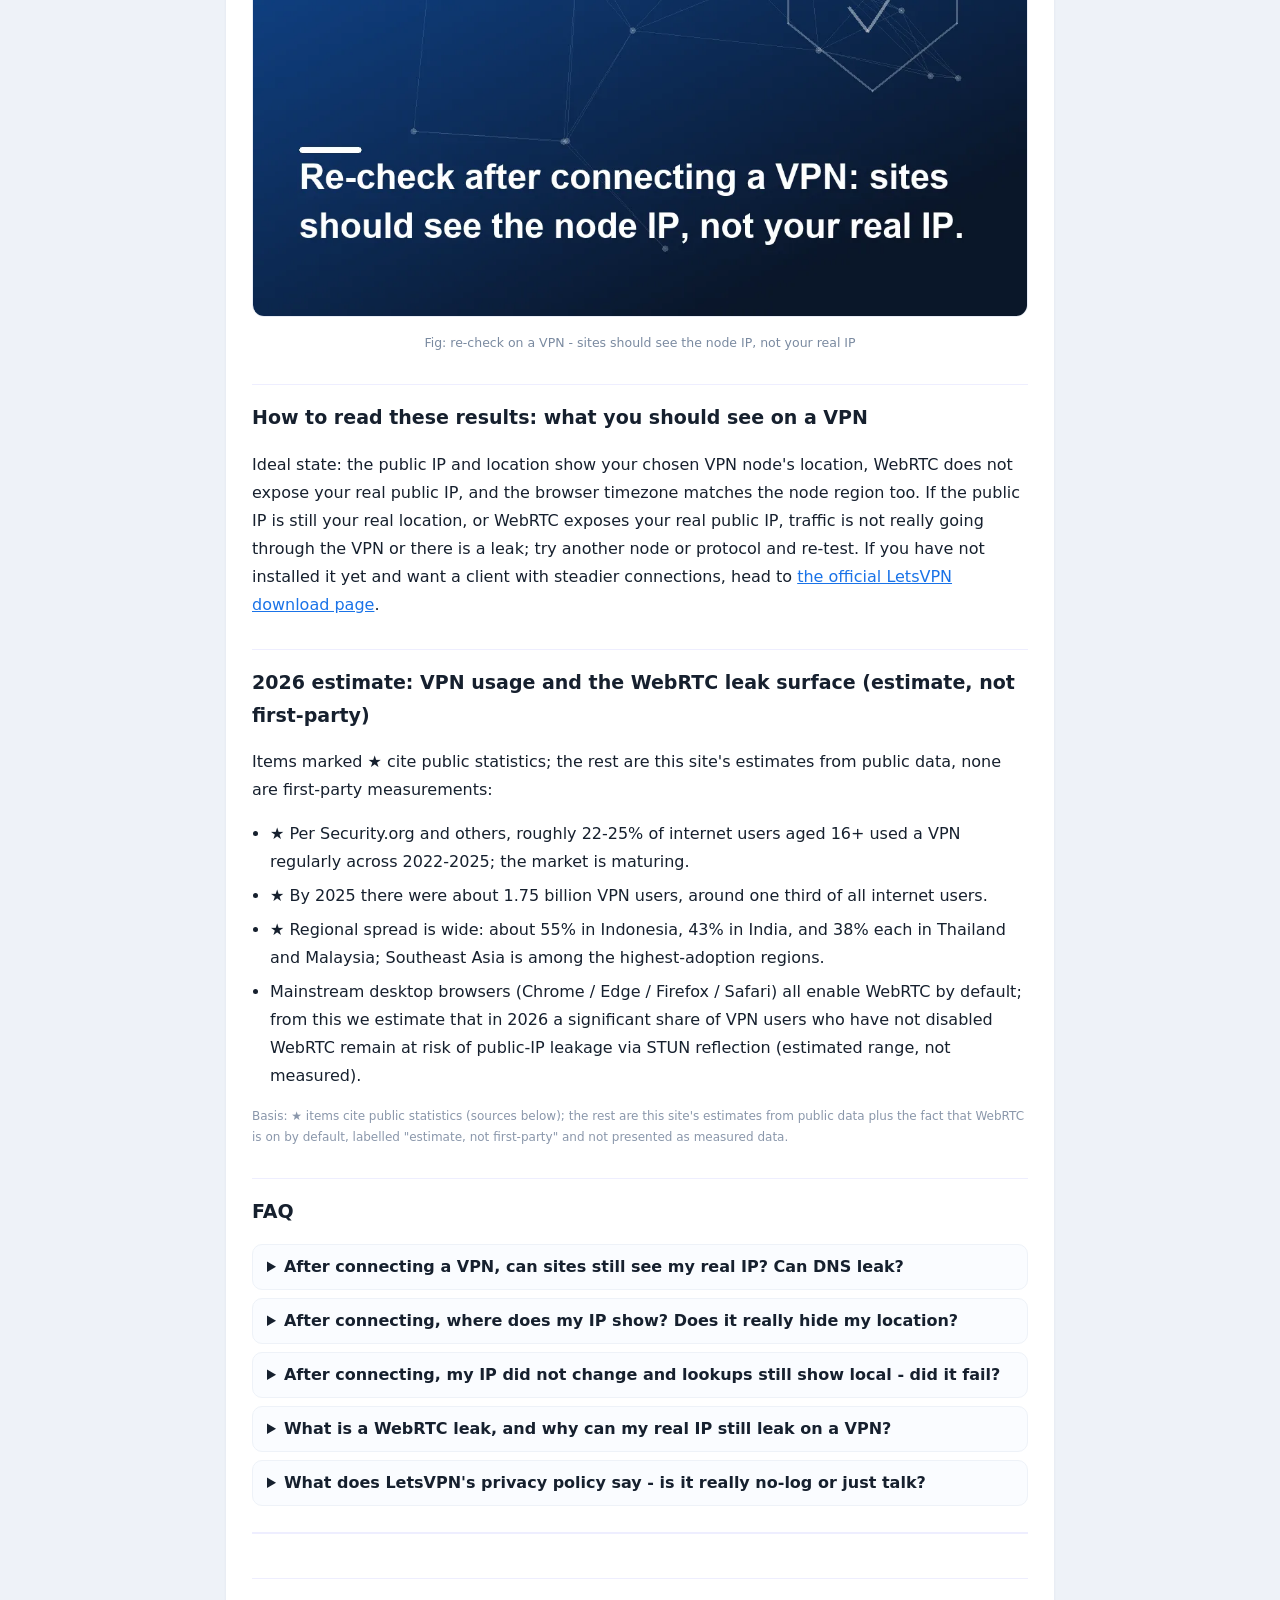
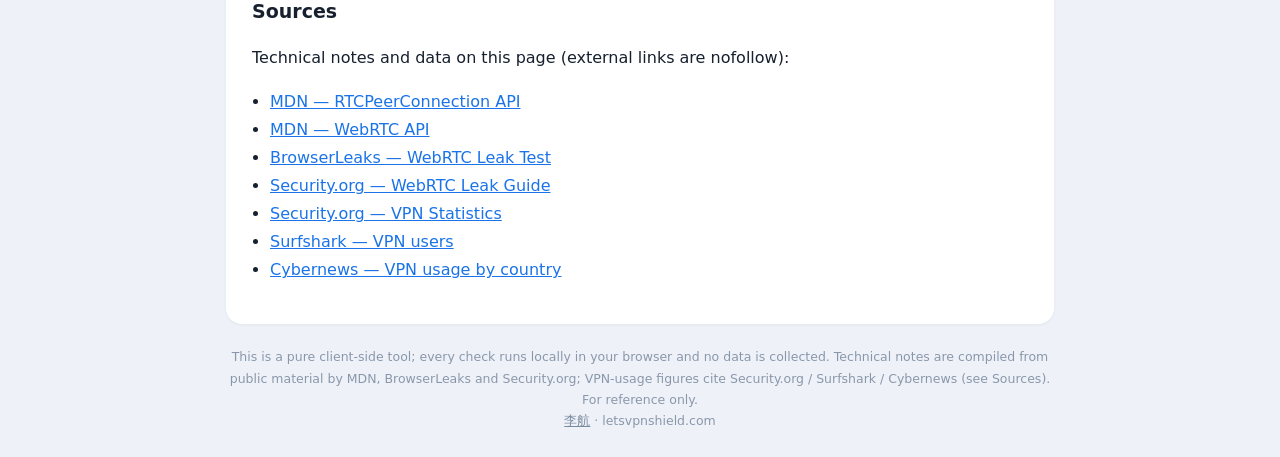
<file: en/index.html>
<!DOCTYPE html><html lang="en"><head><meta charset="utf-8">
<meta name="viewport" content="width=device-width,initial-scale=1">
<title>IP / DNS Leak Test - Check Your Public IP, Location, Timezone and WebRTC Exposure</title>
<meta name="description" content="Free online IP/DNS leak test: instantly see your current public IP, geolocation and timezone, and detect whether your browser's WebRTC exposes your local or real IP. Runs fully in your browser, nothing is uploaded. After connecting a VPN, use it to verify your real IP is hidden.">
<meta name="author" content="李航">
<meta name="robots" content="index,follow,max-image-preview:large,max-snippet:-1,max-video-preview:-1">
<link rel="canonical" href="https://tobithan.github.io/en/">
<meta property="og:type" content="website"><meta property="og:title" content="IP / DNS Leak Test - Check Your Public IP, Location, Timezone and WebRTC Exposure">
<meta property="og:description" content="Free online IP/DNS leak test: instantly see your current public IP, geolocation and timezone, and detect whether your browser's WebRTC exposes your local or real IP. Runs fully in your browser, nothing is uploaded. After connecting a VPN, use it to verify your real IP is hidden."><meta property="og:locale" content="en_US">
<meta property="og:url" content="https://tobithan.github.io/en/"><meta property="og:image" content="https://tobithan.github.io/img/cover_en.png">
<meta property="og:image:width" content="1120"><meta property="og:image:height" content="746">
<link rel="alternate" hreflang="zh-Hans" href="https://tobithan.github.io/">
<link rel="alternate" hreflang="zh-Hant" href="https://tobithan.github.io/zh-tw/">
<link rel="alternate" hreflang="en" href="https://tobithan.github.io/en/">
<link rel="alternate" hreflang="ja" href="https://tobithan.github.io/ja/">
<link rel="alternate" hreflang="id" href="https://tobithan.github.io/id/">
<link rel="alternate" hreflang="th" href="https://tobithan.github.io/th/">
<link rel="alternate" hreflang="vi" href="https://tobithan.github.io/vi/">
<link rel="alternate" hreflang="ms" href="https://tobithan.github.io/ms/">
<link rel="alternate" hreflang="fil" href="https://tobithan.github.io/fil/">
<link rel="alternate" hreflang="km" href="https://tobithan.github.io/km/">
<link rel="alternate" hreflang="lo" href="https://tobithan.github.io/lo/">
<link rel="alternate" hreflang="my" href="https://tobithan.github.io/my/">
<link rel="alternate" hreflang="x-default" href="https://tobithan.github.io/">
<script type="application/ld+json">
{
 "@context": "https://schema.org",
 "@graph": [
  {
   "@type": "WebApplication",
   "name": "IP / DNS Leak Test and Geolocation Viewer",
   "url": "https://tobithan.github.io/en/",
   "applicationCategory": "SecurityApplication",
   "operatingSystem": "Web browser",
   "browserRequirements": "Requires JavaScript",
   "inLanguage": "en",
   "description": "Free online IP/DNS leak test: instantly see your current public IP, geolocation and timezone, and detect whether your browser's WebRTC exposes your local or real IP. Runs fully in your browser, nothing is uploaded. After connecting a VPN, use it to verify your real IP is hidden.",
   "isAccessibleForFree": true,
   "offers": {
    "@type": "Offer",
    "price": "0",
    "priceCurrency": "USD"
   },
   "author": {
    "@type": "Person",
    "name": "李航",
    "jobTitle": "Review editor",
    "url": "https://tobithan.github.io/about-editor/"
   }
  },
  {
   "@type": "FAQPage",
   "inLanguage": "en",
   "url": "https://tobithan.github.io/en/",
   "mainEntity": [
    {
     "@type": "Question",
     "name": "After connecting a VPN, can sites still see my real IP? Can DNS leak?",
     "acceptedAnswer": {
      "@type": "Answer",
      "text": "Normally, once a VPN is connected sites see the node IP, not your real IP. But to be honest: an independent review flagged DNS leak risk on LetsVPN and that the IP did not always change after switching servers - that was a single, older community review, not confirmed by the vendor or a second source. If privacy matters to you, the practical move is to run an IP/DNS leak test like this one after connecting and confirm your real IP and DNS are not exposed; if they are, switch node or protocol and verify again."
     }
    },
    {
     "@type": "Question",
     "name": "After connecting, where does my IP show? Does it really hide my location?",
     "acceptedAnswer": {
      "@type": "Answer",
      "text": "Once connected, your outward IP is that of the node location you chose - pick a Hong Kong node and you show a Hong Kong location; that is how a VPN hides your real location. You can switch region nodes in the client to change your outward IP. Note that an independent review reported the IP did not always change after switching servers and saw DNS leak risk (single, older review, not multi-source confirmed), so after connecting it is wise to verify with an IP test that your location actually changed."
     }
    },
    {
     "@type": "Question",
     "name": "After connecting, my IP did not change and lookups still show local - did it fail?",
     "acceptedAnswer": {
      "@type": "Answer",
      "text": "Yes, an unchanged IP usually means traffic is not actually going through the VPN. The community has reported that LetsVPN's IP does not always change after switching servers, which is exactly this case. Fixes: reconnect to a different region node, then try another protocol; clear cache and log in again, update to the latest version or reinstall; make sure no other VPN/proxy is taking the traffic. After reconnecting, check your IP again here - it counts as success only when it shows your chosen country. On Android, also make sure the system did not kill it in the background."
     }
    },
    {
     "@type": "Question",
     "name": "What is a WebRTC leak, and why can my real IP still leak on a VPN?",
     "acceptedAnswer": {
      "@type": "Answer",
      "text": "WebRTC is the browser's built-in peer-to-peer API. With just a few lines of JavaScript a page can create an RTCPeerConnection, and the browser then gathers network addresses via ICE; the public IP reflected by a STUN server can be your real IP - even on a VPN - and the page reads it silently with no permission prompt. Since 2020 Chrome/Edge mask the local IP via mDNS, but the public IP can still leak. Use the WebRTC test above to see which addresses your browser currently exposes."
     }
    },
    {
     "@type": "Question",
     "name": "What does LetsVPN's privacy policy say - is it really no-log or just talk?",
     "acceptedAnswer": {
      "@type": "Answer",
      "text": "Honestly, the available public material has no LetsVPN privacy-policy text or verifiable no-log content, so it cannot be vouched for; that needs the official policy text and a third-party audit. For context, an independent review raised DNS leak concerns (single, older, not multi-source confirmed), which sits at odds with strict no-logging. The practical call: treat it as a region-switch / general-use tool, use an audited service for highly sensitive tasks, and run a leak test yourself after connecting rather than trusting marketing claims."
     }
    }
   ]
  }
 ]
}
</script>
<link rel="stylesheet" href="/style.css"></head>
<body><div class="wrap"><main>
<nav class="lvlang">Language: <a href="/">简体中文</a> · <a href="/zh-tw/">繁體中文</a> · <strong>English</strong> · <a href="/ja/">日本語</a> · <a href="/id/">Bahasa Indonesia</a> · <a href="/th/">ไทย</a> · <a href="/vi/">Tiếng Việt</a> · <a href="/ms/">Bahasa Melayu</a> · <a href="/fil/">Filipino</a> · <a href="/km/">ភាសាខ្មែរ</a> · <a href="/lo/">ພາສາລາວ</a> · <a href="/my/">မြန်မာ</a></nav>
<h1>IP / DNS Leak Test and Geolocation Viewer</h1>
<p class="lvby"><a rel="author" href="/about-editor/">By 李航</a> · Review editor · Published 2025-04-08 · Updated 2026-06-30</p>
<figure class="lvpng"><picture><source type="image/webp" srcset="/img/cover_en.webp"><img src="/img/cover_en.png" alt="IP/DNS leak test and geolocation viewer illustration" fetchpriority="high" width="1120" height="746" style="width:100%;height:auto;border-radius:12px;border:1px solid #e7ecf5"></picture><figcaption>Fig: IP / DNS leak test (public IP, location, timezone, WebRTC exposure)</figcaption></figure>
<p class="lvlead">A pure client-side tool: right in your browser it reads and shows the public IP you expose to the internet, your geolocation and timezone, plus whether your browser's WebRTC leaks your local or real IP to web pages. Every check runs locally, nothing is uploaded. After connecting a VPN such as LetsVPN, run it again to confirm sites see the node IP, not your real one.</p>
<h2>Live test results</h2>
<p class="lvtoolnote">The data below is read locally in your browser; it is not uploaded or stored.</p>
<div class="lvtool" id="lvtool">
<div class="lvrow"><span class="lvk">Public IP</span><span class="lvval" id="lv-ip">Checking...</span></div><div class="lvrow"><span class="lvk">Location</span><span class="lvval" id="lv-geo">Checking...</span></div><div class="lvrow"><span class="lvk">ISP</span><span class="lvval" id="lv-isp">Checking...</span></div><div class="lvrow"><span class="lvk">Browser timezone</span><span class="lvval" id="lv-tzb">Checking...</span></div><div class="lvrow"><span class="lvk">IP-based timezone</span><span class="lvval" id="lv-tzi">Checking...</span> <small id="lv-tzhint" class="lvhint"></small></div><div class="lvrow"><span class="lvk">WebRTC exposure</span><span class="lvval" id="lv-webrtc-verdict">Checking...</span></div>
<div class="lvwebrtc" id="lv-webrtc"></div>
<button id="lv-rerun" type="button">Run again</button>
<p class="lvnote">This tool runs entirely in your browser and collects or uploads nothing.</p>
</div>
<figure class="lvsvg"><svg viewBox="0 0 720 300" xmlns="http://www.w3.org/2000/svg" role="img" aria-label="Fig 1: without a VPN the site sees your real IP directly; with a VPN it sees the node IP, but WebRTC may bypass the tunnel and expose your real IP." style="width:100%;height:auto"><rect width="720" height="300" rx="14" fill="#f3f7ff"/><rect x="24" y="34" width="120" height="56" rx="10" fill="#fff" stroke="#cdddff"/><text x="84" y="60" text-anchor="middle" font-family="system-ui,Segoe UI,Arial,sans-serif" font-size="15" font-weight="700" fill="#0f213f">You</text><text x="84" y="80" text-anchor="middle" font-family="system-ui,Segoe UI,Arial,sans-serif" font-size="12" fill="#64748b">Browser</text><rect x="560" y="34" width="136" height="56" rx="10" fill="#fff" stroke="#cdddff"/><text x="628" y="60" text-anchor="middle" font-family="system-ui,Segoe UI,Arial,sans-serif" font-size="15" font-weight="700" fill="#0f213f">Website</text><text x="628" y="80" text-anchor="middle" font-family="system-ui,Segoe UI,Arial,sans-serif" font-size="12" fill="#e11d48">Real IP</text><line x1="144" y1="62" x2="560" y2="62" stroke="#1a73e8" stroke-width="2.5" marker-end="url(#ar)"/><text x="352" y="26" text-anchor="middle" font-family="system-ui,Segoe UI,Arial,sans-serif" font-size="12" fill="#94a3b8">✗ VPN tunnel ✗</text><rect x="24" y="150" width="120" height="56" rx="10" fill="#fff" stroke="#cdddff"/><text x="84" y="176" text-anchor="middle" font-family="system-ui,Segoe UI,Arial,sans-serif" font-size="15" font-weight="700" fill="#0f213f">You</text><rect x="300" y="150" width="120" height="56" rx="10" fill="#e8f0ff" stroke="#1a73e8"/><text x="360" y="182" text-anchor="middle" font-family="system-ui,Segoe UI,Arial,sans-serif" font-size="15" font-weight="700" fill="#1a73e8">VPN tunnel</text><rect x="560" y="150" width="136" height="56" rx="10" fill="#fff" stroke="#cdddff"/><text x="628" y="176" text-anchor="middle" font-family="system-ui,Segoe UI,Arial,sans-serif" font-size="15" font-weight="700" fill="#0f213f">Website</text><text x="628" y="196" text-anchor="middle" font-family="system-ui,Segoe UI,Arial,sans-serif" font-size="12" fill="#16a34a">Node IP</text><line x1="144" y1="178" x2="300" y2="178" stroke="#1a73e8" stroke-width="2.5" marker-end="url(#ar)"/><line x1="420" y1="178" x2="560" y2="178" stroke="#1a73e8" stroke-width="2.5" marker-end="url(#ar)"/><text x="222" y="168" text-anchor="middle" font-family="system-ui,Segoe UI,Arial,sans-serif" font-size="12" fill="#16a34a">Node IP</text><path d="M84 206 C84 250 660 250 628 208" fill="none" stroke="#e11d48" stroke-width="2.2" stroke-dasharray="6 5" marker-end="url(#arr)"/><text x="356" y="278" text-anchor="middle" font-family="system-ui,Segoe UI,Arial,sans-serif" font-size="13" font-weight="700" fill="#e11d48">WebRTC → leak (Real IP)</text><defs><marker id="ar" markerWidth="9" markerHeight="9" refX="7" refY="3" orient="auto"><path d="M0,0 L7,3 L0,6 Z" fill="#1a73e8"/></marker><marker id="arr" markerWidth="9" markerHeight="9" refX="7" refY="3" orient="auto"><path d="M0,0 L7,3 L0,6 Z" fill="#e11d48"/></marker></defs></svg><figcaption>Fig 1: without a VPN the site sees your real IP directly; with a VPN it sees the node IP, but WebRTC may bypass the tunnel and expose your real IP.</figcaption></figure>
<h2>About your public IP and location</h2>
<p>Your public IP is your outward address on the internet. Websites and apps can see it and infer your approximate location, ISP and timezone. The location above comes from a geo lookup of your public IP, so it is a city-level estimate, not a street address. If you are on a VPN, it should show the location of the node you picked, not your real city.</p>
<h2>What is a DNS leak, and why a browser alone cannot fully test it</h2>
<p>DNS resolves domain names into IPs. If you are on a VPN but DNS queries still go through your local ISP resolver, the sites you visit are exposed to your ISP; that is a DNS leak. To be honest: a true DNS leak test needs a server-side component (your device resolves a unique subdomain and the test sees which resolver asked), which a browser alone cannot fully do. The practical approach is to run a dedicated DNS leak test site once you are connected.</p>
<h2>What is a WebRTC leak, and how it bypasses a VPN</h2>
<p>WebRTC is the browser's built-in real-time communication API. A web page can create an RTCPeerConnection in JavaScript; to set up peer-to-peer the browser gathers your network addresses via ICE, including your local LAN IP and the public IP reflected by a STUN server, and the page can read those candidates. That is a WebRTC leak, and it happens silently with no permission prompt. Since 2020 Chrome and Edge use mDNS to mask the local IP behind a random .local hostname, but the public IP can still leak through STUN reflexive candidates even while a VPN is on. The test above shows exactly which addresses your browser currently exposes.</p>
<figure class="lvsvg"><svg viewBox="0 0 720 300" xmlns="http://www.w3.org/2000/svg" role="img" aria-label="Fig 2: the layers where your IP/location can leak - the browser (WebRTC, timezone), the system DNS resolver, the VPN tunnel and the ISP." style="width:100%;height:auto"><rect width="720" height="300" rx="14" fill="#0a1629"/><text x="40" y="26" font-family="system-ui,Segoe UI,Arial,sans-serif" font-size="13" font-weight="700" fill="#9db8e8">Fig 2: the layers where your IP/location can l</text><rect x="40" y="40" width="640" height="52" rx="10" fill="#fff" stroke="#e11d48" stroke-width="1.6"/><text x="60" y="71" text-anchor="start" font-family="system-ui,Segoe UI,Arial,sans-serif" font-size="14" font-weight="700" fill="#e11d48">Browser — WebRTC · TZ</text><text x="660" y="71" text-anchor="end" font-family="system-ui,Segoe UI,Arial,sans-serif" font-size="12" font-weight="700" fill="#e11d48">leak</text><rect x="54" y="100" width="612" height="52" rx="10" fill="#fff" stroke="#f59e0b" stroke-width="1.6"/><text x="74" y="131" text-anchor="start" font-family="system-ui,Segoe UI,Arial,sans-serif" font-size="14" font-weight="700" fill="#f59e0b">DNS</text><text x="646" y="131" text-anchor="end" font-family="system-ui,Segoe UI,Arial,sans-serif" font-size="12" font-weight="700" fill="#f59e0b">leak</text><rect x="68" y="160" width="584" height="52" rx="10" fill="#fff" stroke="#16a34a" stroke-width="1.6"/><text x="88" y="191" text-anchor="start" font-family="system-ui,Segoe UI,Arial,sans-serif" font-size="14" font-weight="700" fill="#16a34a">VPN tunnel</text><text x="632" y="191" text-anchor="end" font-family="system-ui,Segoe UI,Arial,sans-serif" font-size="12" font-weight="700" fill="#16a34a">OK</text><rect x="82" y="220" width="556" height="52" rx="10" fill="#fff" stroke="#64748b" stroke-width="1.6"/><text x="102" y="251" text-anchor="start" font-family="system-ui,Segoe UI,Arial,sans-serif" font-size="14" font-weight="700" fill="#64748b">ISP</text></svg><figcaption>Fig 2: the layers where your IP/location can leak - the browser (WebRTC, timezone), the system DNS resolver, the VPN tunnel and the ISP.</figcaption></figure>
<figure class="lvpng"><picture><source type="image/webp" srcset="/img/board_en.webp"><img src="/img/board_en.png" alt="Illustration of re-verifying with an IP test whether the real IP is hidden on a VPN" loading="lazy" width="1120" height="746" style="width:100%;height:auto;border-radius:12px;border:1px solid #e7ecf5"></picture><figcaption>Fig: re-check on a VPN - sites should see the node IP, not your real IP</figcaption></figure>
<h2>How to read these results: what you should see on a VPN</h2>
<p>Ideal state: the public IP and location show your chosen VPN node's location, WebRTC does not expose your real public IP, and the browser timezone matches the node region too. If the public IP is still your real location, or WebRTC exposes your real public IP, traffic is not really going through the VPN or there is a leak; try another node or protocol and re-test. If you have not installed it yet and want a client with steadier connections, head to <a href="https://letsvpnshield.com/download/">the official LetsVPN download page</a>.</p>
<section id="lv-data2026" class="lvdata"><h2>2026 estimate: VPN usage and the WebRTC leak surface (estimate, not first-party)</h2>
<p>Items marked ★ cite public statistics; the rest are this site's estimates from public data, none are first-party measurements:</p>
<ul><li>★ Per Security.org and others, roughly 22-25% of internet users aged 16+ used a VPN regularly across 2022-2025; the market is maturing.</li><li>★ By 2025 there were about 1.75 billion VPN users, around one third of all internet users.</li><li>★ Regional spread is wide: about 55% in Indonesia, 43% in India, and 38% each in Thailand and Malaysia; Southeast Asia is among the highest-adoption regions.</li><li>Mainstream desktop browsers (Chrome / Edge / Firefox / Safari) all enable WebRTC by default; from this we estimate that in 2026 a significant share of VPN users who have not disabled WebRTC remain at risk of public-IP leakage via STUN reflection (estimated range, not measured).</li></ul>
<p class="lvnote">Basis: ★ items cite public statistics (sources below); the rest are this site's estimates from public data plus the fact that WebRTC is on by default, labelled "estimate, not first-party" and not presented as measured data.</p></section>
<h2>FAQ</h2>
<div class="lvfaqs"><details class="lvfaq"><summary>After connecting a VPN, can sites still see my real IP? Can DNS leak?</summary><p>Normally, once a VPN is connected sites see the node IP, not your real IP. But to be honest: an independent review flagged DNS leak risk on LetsVPN and that the IP did not always change after switching servers - that was a single, older community review, not confirmed by the vendor or a second source. If privacy matters to you, the practical move is to run an IP/DNS leak test like this one after connecting and confirm your real IP and DNS are not exposed; if they are, switch node or protocol and verify again.</p></details>
<details class="lvfaq"><summary>After connecting, where does my IP show? Does it really hide my location?</summary><p>Once connected, your outward IP is that of the node location you chose - pick a Hong Kong node and you show a Hong Kong location; that is how a VPN hides your real location. You can switch region nodes in the client to change your outward IP. Note that an independent review reported the IP did not always change after switching servers and saw DNS leak risk (single, older review, not multi-source confirmed), so after connecting it is wise to verify with an IP test that your location actually changed.</p></details>
<details class="lvfaq"><summary>After connecting, my IP did not change and lookups still show local - did it fail?</summary><p>Yes, an unchanged IP usually means traffic is not actually going through the VPN. The community has reported that LetsVPN's IP does not always change after switching servers, which is exactly this case. Fixes: reconnect to a different region node, then try another protocol; clear cache and log in again, update to the latest version or reinstall; make sure no other VPN/proxy is taking the traffic. After reconnecting, check your IP again here - it counts as success only when it shows your chosen country. On Android, also make sure the system did not kill it in the background.</p></details>
<details class="lvfaq"><summary>What is a WebRTC leak, and why can my real IP still leak on a VPN?</summary><p>WebRTC is the browser's built-in peer-to-peer API. With just a few lines of JavaScript a page can create an RTCPeerConnection, and the browser then gathers network addresses via ICE; the public IP reflected by a STUN server can be your real IP - even on a VPN - and the page reads it silently with no permission prompt. Since 2020 Chrome/Edge mask the local IP via mDNS, but the public IP can still leak. Use the WebRTC test above to see which addresses your browser currently exposes.</p></details>
<details class="lvfaq"><summary>What does LetsVPN's privacy policy say - is it really no-log or just talk?</summary><p>Honestly, the available public material has no LetsVPN privacy-policy text or verifiable no-log content, so it cannot be vouched for; that needs the official policy text and a third-party audit. For context, an independent review raised DNS leak concerns (single, older, not multi-source confirmed), which sits at odds with strict no-logging. The practical call: treat it as a region-switch / general-use tool, use an audited service for highly sensitive tasks, and run a leak test yourself after connecting rather than trusting marketing claims.</p></details>
</div>
<div class="related"><h2>Sources</h2><p>Technical notes and data on this page (external links are nofollow):</p><ul><li><a href="https://developer.mozilla.org/en-US/docs/Web/API/RTCPeerConnection" rel="nofollow noopener" target="_blank">MDN — RTCPeerConnection API</a></li><li><a href="https://developer.mozilla.org/en-US/docs/Web/API/WebRTC_API" rel="nofollow noopener" target="_blank">MDN — WebRTC API</a></li><li><a href="https://browserleaks.com/webrtc" rel="nofollow noopener" target="_blank">BrowserLeaks — WebRTC Leak Test</a></li><li><a href="https://www.security.org/vpn/webrtc-leak/" rel="nofollow noopener" target="_blank">Security.org — WebRTC Leak Guide</a></li><li><a href="https://www.security.org/vpn/statistics/" rel="nofollow noopener" target="_blank">Security.org — VPN Statistics</a></li><li><a href="https://surfshark.com/blog/vpn-users" rel="nofollow noopener" target="_blank">Surfshark — VPN users</a></li><li><a href="https://cybernews.com/best-vpn/vpn-usage-by-country/" rel="nofollow noopener" target="_blank">Cybernews — VPN usage by country</a></li></ul></div>
</main>
<footer>This is a pure client-side tool; every check runs locally in your browser and no data is collected. Technical notes are compiled from public material by MDN, BrowserLeaks and Security.org; VPN-usage figures cite Security.org / Surfshark / Cybernews (see Sources). For reference only.<br><a rel="author" href="/about-editor/">李航</a> · letsvpnshield.com</footer>
</div>
<script>window.LV_I18N={"checking": "Checking...", "na": "Unavailable", "none_detected": "None found", "leak_public": "Public IP exposed via WebRTC", "leak_local": "Only local/LAN IP exposed", "ok_safe": "No WebRTC public-IP leak found", "mismatch_tz": "Browser timezone differs from IP timezone; this may reveal your real region", "rerun": "Run again", "rtc_public": "public", "rtc_local": "local", "rtc_mdns": "mDNS-hidden"};</script><script src="/tool.js"></script></body></html>
</file>
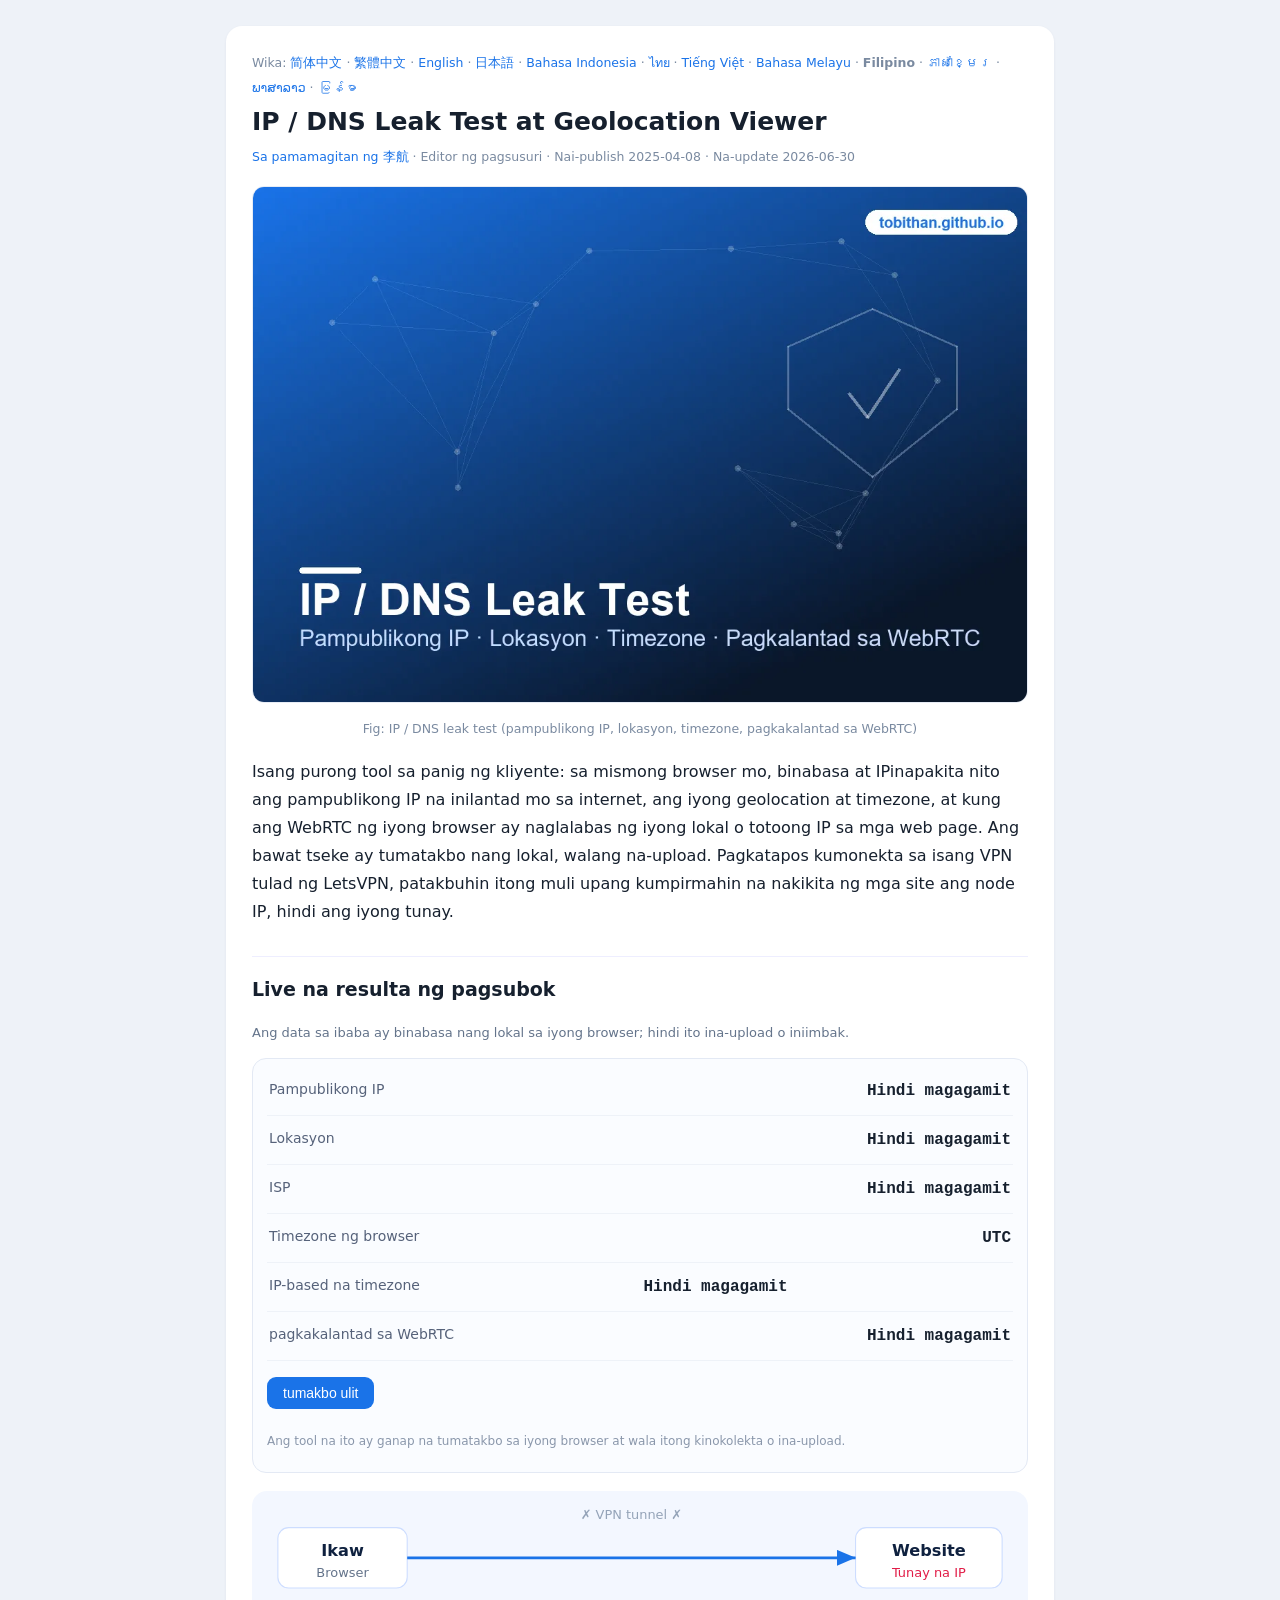
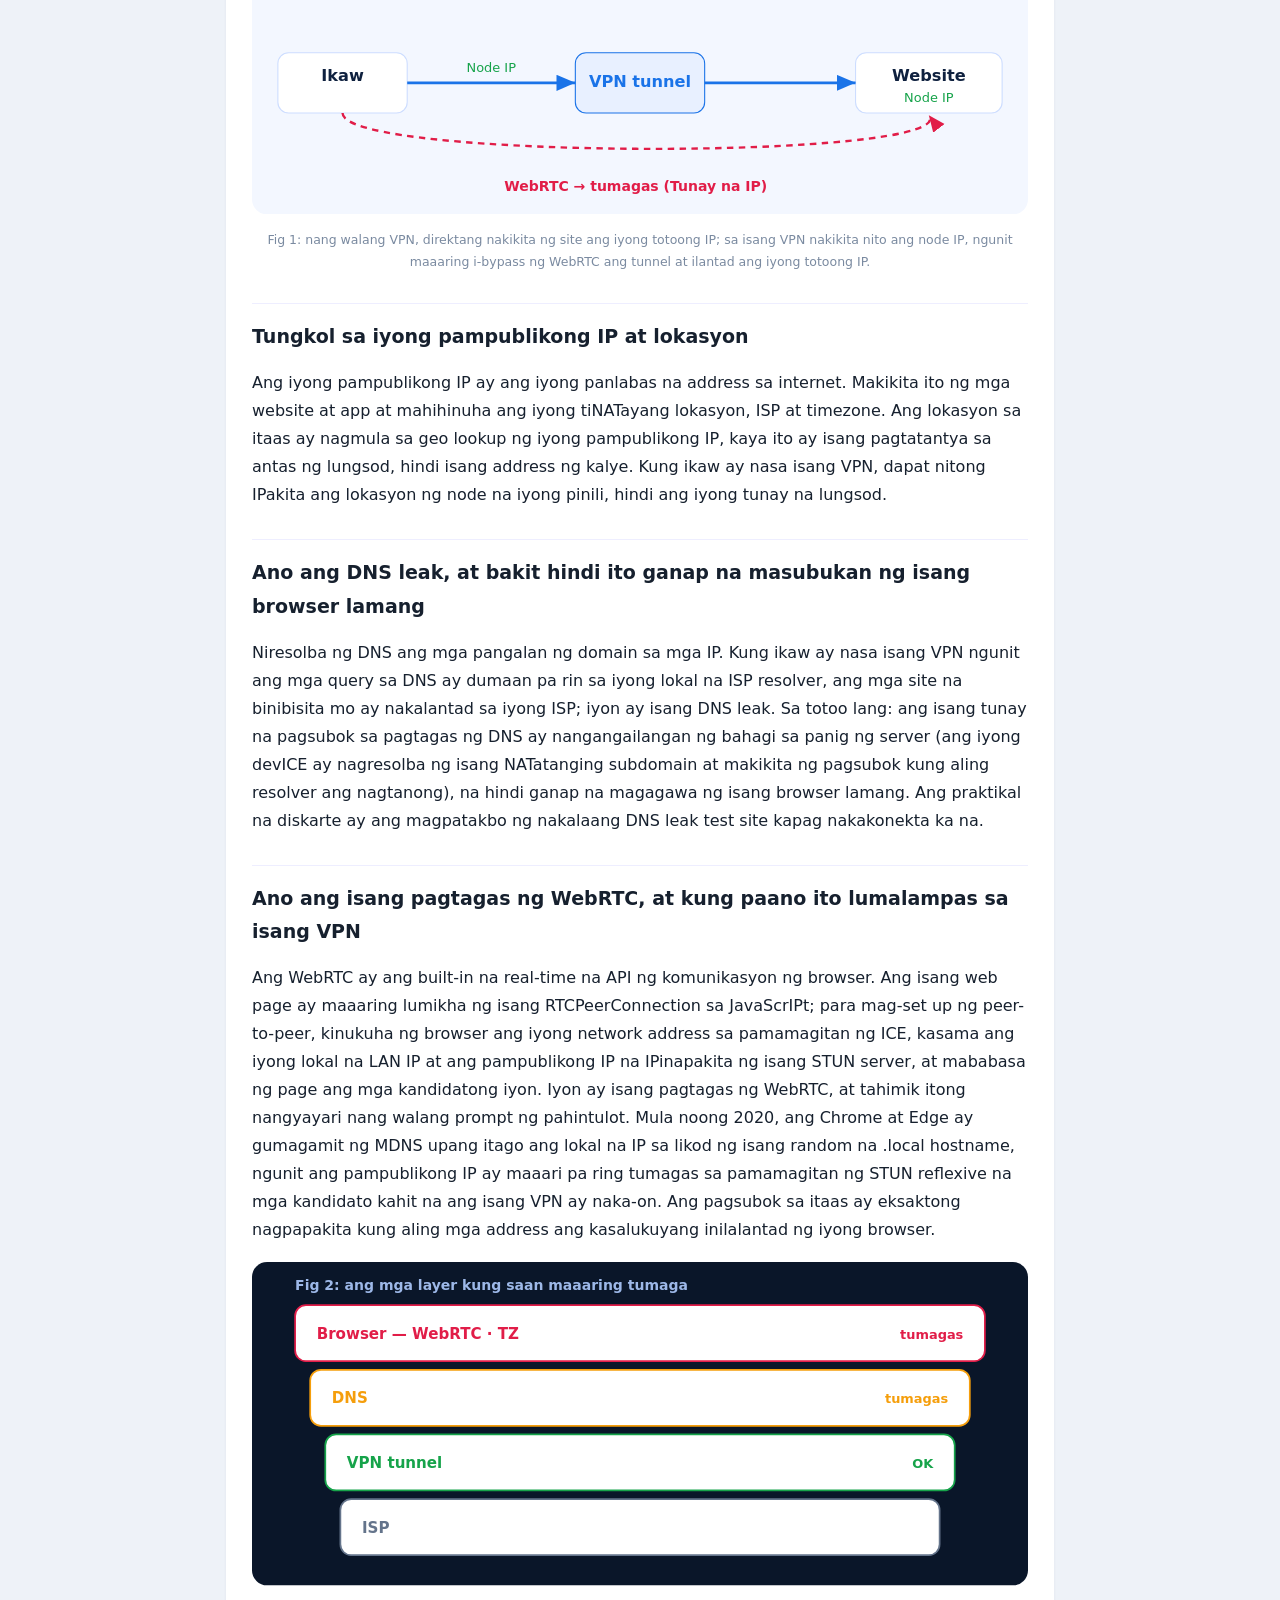
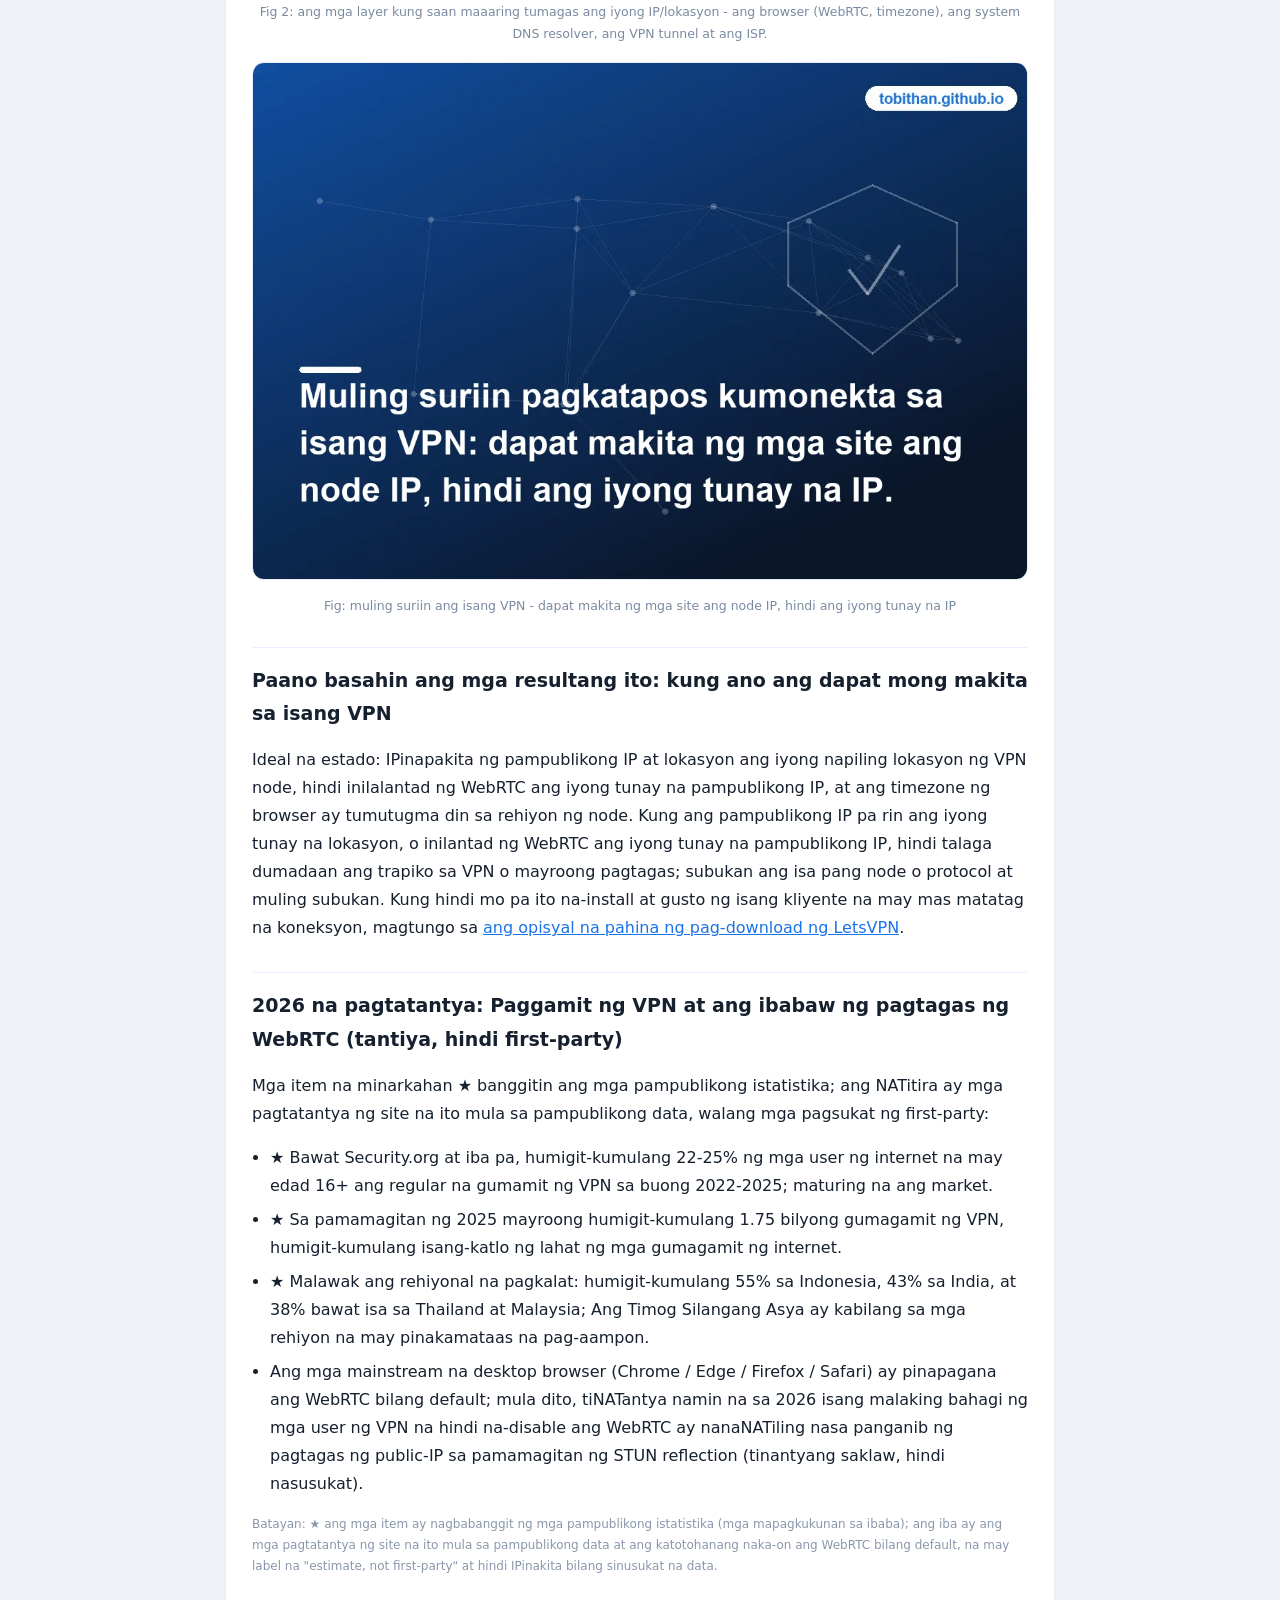
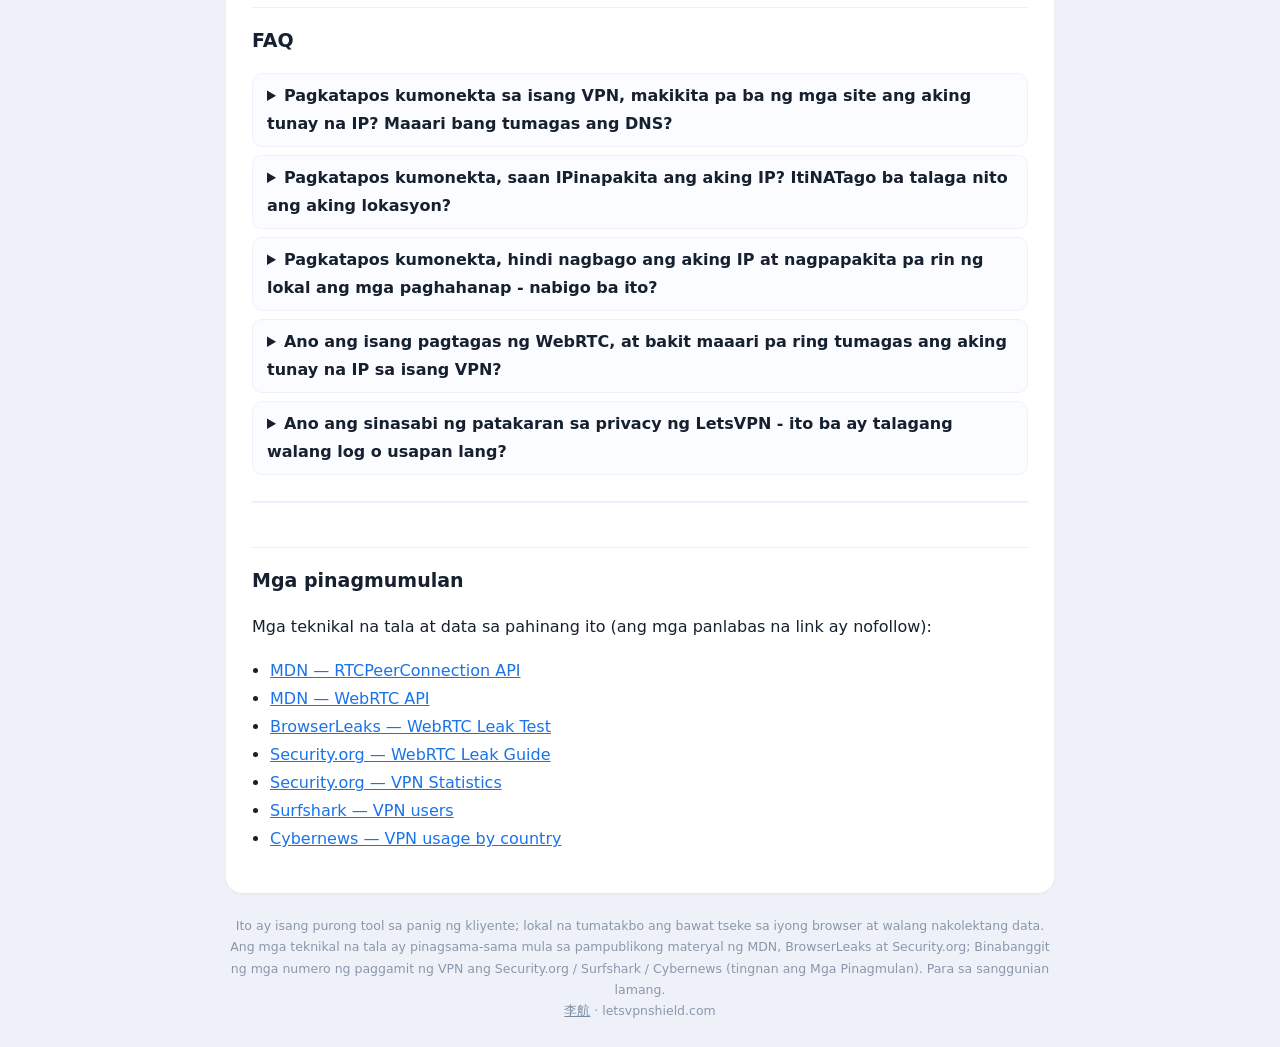
<file: fil/index.html>
<!DOCTYPE html><html lang="fil"><head><meta charset="utf-8">
<meta name="viewport" content="width=device-width,initial-scale=1">
<title>IP / DNS Leak Test - Suriin ang Iyong Pampublikong IP, Lokasyon, Timezone at Exposure sa WebRTC</title>
<meta name="description" content="Libreng online na IP/DNS leak test: agarang makita ang iyong kasalukuyang pampublikong IP, geolocation at timezone, at tuklasin kung ang WebRTC ng iyong browser ay naglalantad sa iyong lokal o totoong IP. Ganap na tumatakbo sa iyong browser, walang na-upload. Pagkatapos kumonekta sa isang VPN, gamitin ito upang i-verify na nakatago ang iyong totoong IP.">
<meta name="author" content="李航">
<meta name="robots" content="index,follow,max-image-preview:large,max-snippet:-1,max-video-preview:-1">
<link rel="canonical" href="https://tobithan.github.io/fil/">
<meta property="og:type" content="website"><meta property="og:title" content="IP / DNS Leak Test - Suriin ang Iyong Pampublikong IP, Lokasyon, Timezone at Exposure sa WebRTC">
<meta property="og:description" content="Libreng online na IP/DNS leak test: agarang makita ang iyong kasalukuyang pampublikong IP, geolocation at timezone, at tuklasin kung ang WebRTC ng iyong browser ay naglalantad sa iyong lokal o totoong IP. Ganap na tumatakbo sa iyong browser, walang na-upload. Pagkatapos kumonekta sa isang VPN, gamitin ito upang i-verify na nakatago ang iyong totoong IP."><meta property="og:locale" content="fil_PH">
<meta property="og:url" content="https://tobithan.github.io/fil/"><meta property="og:image" content="https://tobithan.github.io/img/cover_fil.png">
<meta property="og:image:width" content="1120"><meta property="og:image:height" content="746">
<link rel="alternate" hreflang="zh-Hans" href="https://tobithan.github.io/">
<link rel="alternate" hreflang="zh-Hant" href="https://tobithan.github.io/zh-tw/">
<link rel="alternate" hreflang="en" href="https://tobithan.github.io/en/">
<link rel="alternate" hreflang="ja" href="https://tobithan.github.io/ja/">
<link rel="alternate" hreflang="id" href="https://tobithan.github.io/id/">
<link rel="alternate" hreflang="th" href="https://tobithan.github.io/th/">
<link rel="alternate" hreflang="vi" href="https://tobithan.github.io/vi/">
<link rel="alternate" hreflang="ms" href="https://tobithan.github.io/ms/">
<link rel="alternate" hreflang="fil" href="https://tobithan.github.io/fil/">
<link rel="alternate" hreflang="km" href="https://tobithan.github.io/km/">
<link rel="alternate" hreflang="lo" href="https://tobithan.github.io/lo/">
<link rel="alternate" hreflang="my" href="https://tobithan.github.io/my/">
<link rel="alternate" hreflang="x-default" href="https://tobithan.github.io/">
<script type="application/ld+json">
{
 "@context": "https://schema.org",
 "@graph": [
  {
   "@type": "WebApplication",
   "name": "IP / DNS Leak Test at Geolocation Viewer",
   "url": "https://tobithan.github.io/fil/",
   "applicationCategory": "SecurityApplication",
   "operatingSystem": "Web browser",
   "browserRequirements": "Requires JavaScript",
   "inLanguage": "fil",
   "description": "Libreng online na IP/DNS leak test: agarang makita ang iyong kasalukuyang pampublikong IP, geolocation at timezone, at tuklasin kung ang WebRTC ng iyong browser ay naglalantad sa iyong lokal o totoong IP. Ganap na tumatakbo sa iyong browser, walang na-upload. Pagkatapos kumonekta sa isang VPN, gamitin ito upang i-verify na nakatago ang iyong totoong IP.",
   "isAccessibleForFree": true,
   "offers": {
    "@type": "Offer",
    "price": "0",
    "priceCurrency": "USD"
   },
   "author": {
    "@type": "Person",
    "name": "李航",
    "jobTitle": "Editor ng pagsusuri",
    "url": "https://tobithan.github.io/about-editor/"
   }
  },
  {
   "@type": "FAQPage",
   "inLanguage": "fil",
   "url": "https://tobithan.github.io/fil/",
   "mainEntity": [
    {
     "@type": "Question",
     "name": "Pagkatapos kumonekta sa isang VPN, makikita pa ba ng mga site ang aking tunay na IP? Maaari bang tumagas ang DNS?",
     "acceptedAnswer": {
      "@type": "Answer",
      "text": "Karaniwan, kapag ang isang VPN ay konektado sa mga site, makikita ang node IP, hindi ang iyong tunay na IP. Ngunit sa totoo lang: ang isang independiyenteng pagsusuri ay nag-flag ng panganib sa pagtagas ng DNS sa LetsVPN at na ang IP ay hindi palaging nagbabago pagkatapos lumIPat ng mga server - iyon ay isang solong mas lumang pagsusuri sa komunidad, na hindi kinumpirma ng vendor o ng pangalawang pinagmulan. Kung mahalaga sa iyo ang privacy, ang praktikal na hakbang ay ang magpatakbo ng IP/DNS leak test tulad nito pagkatapos kumonekta at kumpirmahin na hindi nalantad ang iyong totoong IP at DNS; kung oo, lumIPat ng node o protocol at i-verify muli."
     }
    },
    {
     "@type": "Question",
     "name": "Pagkatapos kumonekta, saan IPinapakita ang aking IP? ItiNATago ba talaga nito ang aking lokasyon?",
     "acceptedAnswer": {
      "@type": "Answer",
      "text": "Kapag nakakonekta na, ang iyong panlabas na IP ay ang lokasyon ng node na iyong pinili - pumili ng Hong Kong node at magpapakita ka ng lokasyon sa Hong Kong; iyan ay kung paano itiNATago ng VPN ang iyong tunay na lokasyon. Maaari kang lumIPat ng mga node ng rehiyon sa kliyente upang baguhin ang iyong panlabas na IP. Tandaan na ang isang independiyenteng pagsusuri ay nag-ulat na ang IP ay hindi palaging nagbabago pagkatapos lumIPat ng mga server at nakita ang DNS leak na panganib (single, mas lumang pagsusuri, hindi multi-source na nakumpirma), kaya pagkatapos kumonekta ay matalinong i-verify gamit ang isang IP test na ang iyong lokasyon ay aktwal na nagbago."
     }
    },
    {
     "@type": "Question",
     "name": "Pagkatapos kumonekta, hindi nagbago ang aking IP at nagpapakita pa rin ng lokal ang mga paghahanap - nabigo ba ito?",
     "acceptedAnswer": {
      "@type": "Answer",
      "text": "Oo, ang isang hindi nabagong IP ay karaniwang nangangahulugan na ang trapiko ay hindi talaga dumadaan sa VPN. Iniulat ng komunidad na ang IP ng LetsVPN ay hindi palaging nagbabago pagkatapos lumIPat ng mga server, na eksakto sa kasong ito. Mga pag-aayos: muling kumonekta sa ibang node ng rehiyon, pagkatapos ay sumubok ng isa pang protocol; i-clear ang cache at mag-log in muli, i-update sa pinakabagong bersyon o muling i-install; siguraduhing walang ibang VPN/proxy ang kumukuha ng trapiko. Pagkatapos kumonekta muli, tingnan muli ang iyong IP dito - mabibilang lamang ito bilang tagumpay kapag IPinakita nito ang iyong napiling bansa. Sa Android, siguraduhin din na hindi ito piNATay ng system sa background."
     }
    },
    {
     "@type": "Question",
     "name": "Ano ang isang pagtagas ng WebRTC, at bakit maaari pa ring tumagas ang aking tunay na IP sa isang VPN?",
     "acceptedAnswer": {
      "@type": "Answer",
      "text": "Ang WebRTC ay ang built-in na peer-to-peer API ng browser. Sa ilang linya lamang ng JavaScrIPt, maaaring lumikha ang isang pahina ng RTCPeerConnection, at pagkatapos ay kumukuha ang browser ng mga address ng network sa pamamagitan ng ICE; ang pampublikong IP na makikita ng isang STUN server ay maaaring maging iyong tunay na IP - kahit na sa isang VPN - at binabasa ito ng pahina nang tahimik nang walang prompt ng pahintulot. Mula noong 2020, tinakpan ng Chrome/Edge ang lokal na IP sa pamamagitan ng MDNS, ngunit maaari pa ring tumagas ang pampublikong IP. Gamitin ang pagsubok sa WebRTC sa itaas upang makita kung aling mga address ang kasalukuyang inilalantad ng iyong browser."
     }
    },
    {
     "@type": "Question",
     "name": "Ano ang sinasabi ng patakaran sa privacy ng LetsVPN - ito ba ay talagang walang log o usapan lang?",
     "acceptedAnswer": {
      "@type": "Answer",
      "text": "Sa totoo lang, ang available na pampublikong materyal ay walang LetsVPN privacy-policy text o nabe-verify na walang-log na content, kaya hindi ito mapapatunayan; na nangangailangan ng opisyal na teksto ng patakaran at isang third-party na pag-audit. Para sa konteksto, ang isang independiyenteng pagsusuri ay nagbangon ng mga alalahanin sa pagtagas ng DNS (single, mas matanda, hindi multi-source na nakumpirma), na sumasalungat sa mahigpit na hindi pag-log. Ang praktikal na tawag: ituring ito bilang isang region-switch / general-use tool, gumamit ng isang na-audit na serbisyo para sa mga napakasensitibong gawain, at magpatakbo ng isang pagsubok sa pagtagas sa iyong sarili pagkatapos kumonekta sa halIP na magtiwala sa mga claim sa marketing."
     }
    }
   ]
  }
 ]
}
</script>
<link rel="stylesheet" href="/style.css"></head>
<body><div class="wrap"><main>
<nav class="lvlang">Wika: <a href="/">简体中文</a> · <a href="/zh-tw/">繁體中文</a> · <a href="/en/">English</a> · <a href="/ja/">日本語</a> · <a href="/id/">Bahasa Indonesia</a> · <a href="/th/">ไทย</a> · <a href="/vi/">Tiếng Việt</a> · <a href="/ms/">Bahasa Melayu</a> · <strong>Filipino</strong> · <a href="/km/">ភាសាខ្មែរ</a> · <a href="/lo/">ພາສາລາວ</a> · <a href="/my/">မြန်မာ</a></nav>
<h1>IP / DNS Leak Test at Geolocation Viewer</h1>
<p class="lvby"><a rel="author" href="/about-editor/">Sa pamamagitan ng 李航</a> · Editor ng pagsusuri · Nai-publish 2025-04-08 · Na-update 2026-06-30</p>
<figure class="lvpng"><picture><source type="image/webp" srcset="/img/cover_fil.webp"><img src="/img/cover_fil.png" alt="IP/DNS leak test at geolocation viewer illustration" fetchpriority="high" width="1120" height="746" style="width:100%;height:auto;border-radius:12px;border:1px solid #e7ecf5"></picture><figcaption>Fig: IP / DNS leak test (pampublikong IP, lokasyon, timezone, pagkakalantad sa WebRTC)</figcaption></figure>
<p class="lvlead">Isang purong tool sa panig ng kliyente: sa mismong browser mo, binabasa at IPinapakita nito ang pampublikong IP na inilantad mo sa internet, ang iyong geolocation at timezone, at kung ang WebRTC ng iyong browser ay naglalabas ng iyong lokal o totoong IP sa mga web page. Ang bawat tseke ay tumatakbo nang lokal, walang na-upload. Pagkatapos kumonekta sa isang VPN tulad ng LetsVPN, patakbuhin itong muli upang kumpirmahin na nakikita ng mga site ang node IP, hindi ang iyong tunay.</p>
<h2>Live na resulta ng pagsubok</h2>
<p class="lvtoolnote">Ang data sa ibaba ay binabasa nang lokal sa iyong browser; hindi ito ina-upload o iniimbak.</p>
<div class="lvtool" id="lvtool">
<div class="lvrow"><span class="lvk">Pampublikong IP</span><span class="lvval" id="lv-ip">Sinusuri...</span></div><div class="lvrow"><span class="lvk">Lokasyon</span><span class="lvval" id="lv-geo">Sinusuri...</span></div><div class="lvrow"><span class="lvk">ISP</span><span class="lvval" id="lv-isp">Sinusuri...</span></div><div class="lvrow"><span class="lvk">Timezone ng browser</span><span class="lvval" id="lv-tzb">Sinusuri...</span></div><div class="lvrow"><span class="lvk">IP-based na timezone</span><span class="lvval" id="lv-tzi">Sinusuri...</span> <small id="lv-tzhint" class="lvhint"></small></div><div class="lvrow"><span class="lvk">pagkakalantad sa WebRTC</span><span class="lvval" id="lv-webrtc-verdict">Sinusuri...</span></div>
<div class="lvwebrtc" id="lv-webrtc"></div>
<button id="lv-rerun" type="button">tumakbo ulit</button>
<p class="lvnote">Ang tool na ito ay ganap na tumatakbo sa iyong browser at wala itong kinokolekta o ina-upload.</p>
</div>
<figure class="lvsvg"><svg viewBox="0 0 720 300" xmlns="http://www.w3.org/2000/svg" role="img" aria-label="Fig 1: nang walang VPN, direktang nakikita ng site ang iyong totoong IP; sa isang VPN nakikita nito ang node IP, ngunit maaaring i-bypass ng WebRTC ang tunnel at ilantad ang iyong totoong IP." style="width:100%;height:auto"><rect width="720" height="300" rx="14" fill="#f3f7ff"/><rect x="24" y="34" width="120" height="56" rx="10" fill="#fff" stroke="#cdddff"/><text x="84" y="60" text-anchor="middle" font-family="system-ui,Segoe UI,Arial,sans-serif" font-size="15" font-weight="700" fill="#0f213f">Ikaw</text><text x="84" y="80" text-anchor="middle" font-family="system-ui,Segoe UI,Arial,sans-serif" font-size="12" fill="#64748b">Browser</text><rect x="560" y="34" width="136" height="56" rx="10" fill="#fff" stroke="#cdddff"/><text x="628" y="60" text-anchor="middle" font-family="system-ui,Segoe UI,Arial,sans-serif" font-size="15" font-weight="700" fill="#0f213f">Website</text><text x="628" y="80" text-anchor="middle" font-family="system-ui,Segoe UI,Arial,sans-serif" font-size="12" fill="#e11d48">Tunay na IP</text><line x1="144" y1="62" x2="560" y2="62" stroke="#1a73e8" stroke-width="2.5" marker-end="url(#ar)"/><text x="352" y="26" text-anchor="middle" font-family="system-ui,Segoe UI,Arial,sans-serif" font-size="12" fill="#94a3b8">✗ VPN tunnel ✗</text><rect x="24" y="150" width="120" height="56" rx="10" fill="#fff" stroke="#cdddff"/><text x="84" y="176" text-anchor="middle" font-family="system-ui,Segoe UI,Arial,sans-serif" font-size="15" font-weight="700" fill="#0f213f">Ikaw</text><rect x="300" y="150" width="120" height="56" rx="10" fill="#e8f0ff" stroke="#1a73e8"/><text x="360" y="182" text-anchor="middle" font-family="system-ui,Segoe UI,Arial,sans-serif" font-size="15" font-weight="700" fill="#1a73e8">VPN tunnel</text><rect x="560" y="150" width="136" height="56" rx="10" fill="#fff" stroke="#cdddff"/><text x="628" y="176" text-anchor="middle" font-family="system-ui,Segoe UI,Arial,sans-serif" font-size="15" font-weight="700" fill="#0f213f">Website</text><text x="628" y="196" text-anchor="middle" font-family="system-ui,Segoe UI,Arial,sans-serif" font-size="12" fill="#16a34a">Node IP</text><line x1="144" y1="178" x2="300" y2="178" stroke="#1a73e8" stroke-width="2.5" marker-end="url(#ar)"/><line x1="420" y1="178" x2="560" y2="178" stroke="#1a73e8" stroke-width="2.5" marker-end="url(#ar)"/><text x="222" y="168" text-anchor="middle" font-family="system-ui,Segoe UI,Arial,sans-serif" font-size="12" fill="#16a34a">Node IP</text><path d="M84 206 C84 250 660 250 628 208" fill="none" stroke="#e11d48" stroke-width="2.2" stroke-dasharray="6 5" marker-end="url(#arr)"/><text x="356" y="278" text-anchor="middle" font-family="system-ui,Segoe UI,Arial,sans-serif" font-size="13" font-weight="700" fill="#e11d48">WebRTC → tumagas (Tunay na IP)</text><defs><marker id="ar" markerWidth="9" markerHeight="9" refX="7" refY="3" orient="auto"><path d="M0,0 L7,3 L0,6 Z" fill="#1a73e8"/></marker><marker id="arr" markerWidth="9" markerHeight="9" refX="7" refY="3" orient="auto"><path d="M0,0 L7,3 L0,6 Z" fill="#e11d48"/></marker></defs></svg><figcaption>Fig 1: nang walang VPN, direktang nakikita ng site ang iyong totoong IP; sa isang VPN nakikita nito ang node IP, ngunit maaaring i-bypass ng WebRTC ang tunnel at ilantad ang iyong totoong IP.</figcaption></figure>
<h2>Tungkol sa iyong pampublikong IP at lokasyon</h2>
<p>Ang iyong pampublikong IP ay ang iyong panlabas na address sa internet. Makikita ito ng mga website at app at mahihinuha ang iyong tiNATayang lokasyon, ISP at timezone. Ang lokasyon sa itaas ay nagmula sa geo lookup ng iyong pampublikong IP, kaya ito ay isang pagtatantya sa antas ng lungsod, hindi isang address ng kalye. Kung ikaw ay nasa isang VPN, dapat nitong IPakita ang lokasyon ng node na iyong pinili, hindi ang iyong tunay na lungsod.</p>
<h2>Ano ang DNS leak, at bakit hindi ito ganap na masubukan ng isang browser lamang</h2>
<p>Niresolba ng DNS ang mga pangalan ng domain sa mga IP. Kung ikaw ay nasa isang VPN ngunit ang mga query sa DNS ay dumaan pa rin sa iyong lokal na ISP resolver, ang mga site na binibisita mo ay nakalantad sa iyong ISP; iyon ay isang DNS leak. Sa totoo lang: ang isang tunay na pagsubok sa pagtagas ng DNS ay nangangailangan ng bahagi sa panig ng server (ang iyong devICE ay nagresolba ng isang NATatanging subdomain at makikita ng pagsubok kung aling resolver ang nagtanong), na hindi ganap na magagawa ng isang browser lamang. Ang praktikal na diskarte ay ang magpatakbo ng nakalaang DNS leak test site kapag nakakonekta ka na.</p>
<h2>Ano ang isang pagtagas ng WebRTC, at kung paano ito lumalampas sa isang VPN</h2>
<p>Ang WebRTC ay ang built-in na real-time na API ng komunikasyon ng browser. Ang isang web page ay maaaring lumikha ng isang RTCPeerConnection sa JavaScrIPt; para mag-set up ng peer-to-peer, kinukuha ng browser ang iyong network address sa pamamagitan ng ICE, kasama ang iyong lokal na LAN IP at ang pampublikong IP na IPinapakita ng isang STUN server, at mababasa ng page ang mga kandidatong iyon. Iyon ay isang pagtagas ng WebRTC, at tahimik itong nangyayari nang walang prompt ng pahintulot. Mula noong 2020, ang Chrome at Edge ay gumagamit ng MDNS upang itago ang lokal na IP sa likod ng isang random na .local hostname, ngunit ang pampublikong IP ay maaari pa ring tumagas sa pamamagitan ng STUN reflexive na mga kandidato kahit na ang isang VPN ay naka-on. Ang pagsubok sa itaas ay eksaktong nagpapakita kung aling mga address ang kasalukuyang inilalantad ng iyong browser.</p>
<figure class="lvsvg"><svg viewBox="0 0 720 300" xmlns="http://www.w3.org/2000/svg" role="img" aria-label="Fig 2: ang mga layer kung saan maaaring tumagas ang iyong IP/lokasyon - ang browser (WebRTC, timezone), ang system DNS resolver, ang VPN tunnel at ang ISP." style="width:100%;height:auto"><rect width="720" height="300" rx="14" fill="#0a1629"/><text x="40" y="26" font-family="system-ui,Segoe UI,Arial,sans-serif" font-size="13" font-weight="700" fill="#9db8e8">Fig 2: ang mga layer kung saan maaaring tumaga</text><rect x="40" y="40" width="640" height="52" rx="10" fill="#fff" stroke="#e11d48" stroke-width="1.6"/><text x="60" y="71" text-anchor="start" font-family="system-ui,Segoe UI,Arial,sans-serif" font-size="14" font-weight="700" fill="#e11d48">Browser — WebRTC · TZ</text><text x="660" y="71" text-anchor="end" font-family="system-ui,Segoe UI,Arial,sans-serif" font-size="12" font-weight="700" fill="#e11d48">tumagas</text><rect x="54" y="100" width="612" height="52" rx="10" fill="#fff" stroke="#f59e0b" stroke-width="1.6"/><text x="74" y="131" text-anchor="start" font-family="system-ui,Segoe UI,Arial,sans-serif" font-size="14" font-weight="700" fill="#f59e0b">DNS</text><text x="646" y="131" text-anchor="end" font-family="system-ui,Segoe UI,Arial,sans-serif" font-size="12" font-weight="700" fill="#f59e0b">tumagas</text><rect x="68" y="160" width="584" height="52" rx="10" fill="#fff" stroke="#16a34a" stroke-width="1.6"/><text x="88" y="191" text-anchor="start" font-family="system-ui,Segoe UI,Arial,sans-serif" font-size="14" font-weight="700" fill="#16a34a">VPN tunnel</text><text x="632" y="191" text-anchor="end" font-family="system-ui,Segoe UI,Arial,sans-serif" font-size="12" font-weight="700" fill="#16a34a">OK</text><rect x="82" y="220" width="556" height="52" rx="10" fill="#fff" stroke="#64748b" stroke-width="1.6"/><text x="102" y="251" text-anchor="start" font-family="system-ui,Segoe UI,Arial,sans-serif" font-size="14" font-weight="700" fill="#64748b">ISP</text></svg><figcaption>Fig 2: ang mga layer kung saan maaaring tumagas ang iyong IP/lokasyon - ang browser (WebRTC, timezone), ang system DNS resolver, ang VPN tunnel at ang ISP.</figcaption></figure>
<figure class="lvpng"><picture><source type="image/webp" srcset="/img/board_fil.webp"><img src="/img/board_fil.png" alt="Ilustrasyon ng muling pag-verify gamit ang isang IP test kung ang totoong IP ay nakatago sa isang VPN" loading="lazy" width="1120" height="746" style="width:100%;height:auto;border-radius:12px;border:1px solid #e7ecf5"></picture><figcaption>Fig: muling suriin ang isang VPN - dapat makita ng mga site ang node IP, hindi ang iyong tunay na IP</figcaption></figure>
<h2>Paano basahin ang mga resultang ito: kung ano ang dapat mong makita sa isang VPN</h2>
<p>Ideal na estado: IPinapakita ng pampublikong IP at lokasyon ang iyong napiling lokasyon ng VPN node, hindi inilalantad ng WebRTC ang iyong tunay na pampublikong IP, at ang timezone ng browser ay tumutugma din sa rehiyon ng node. Kung ang pampublikong IP pa rin ang iyong tunay na lokasyon, o inilantad ng WebRTC ang iyong tunay na pampublikong IP, hindi talaga dumadaan ang trapiko sa VPN o mayroong pagtagas; subukan ang isa pang node o protocol at muling subukan. Kung hindi mo pa ito na-install at gusto ng isang kliyente na may mas matatag na koneksyon, magtungo sa <a href="https://letsvpnshield.com/download/">ang opisyal na pahina ng pag-download ng LetsVPN</a>.</p>
<section id="lv-data2026" class="lvdata"><h2>2026 na pagtatantya: Paggamit ng VPN at ang ibabaw ng pagtagas ng WebRTC (tantiya, hindi first-party)</h2>
<p>Mga item na minarkahan ★ banggitin ang mga pampublikong istatistika; ang NATitira ay mga pagtatantya ng site na ito mula sa pampublikong data, walang mga pagsukat ng first-party:</p>
<ul><li>★ Bawat Security.org at iba pa, humigit-kumulang 22-25% ng mga user ng internet na may edad 16+ ang regular na gumamit ng VPN sa buong 2022-2025; maturing na ang market.</li><li>★ Sa pamamagitan ng 2025 mayroong humigit-kumulang 1.75 bilyong gumagamit ng VPN, humigit-kumulang isang-katlo ng lahat ng mga gumagamit ng internet.</li><li>★ Malawak ang rehiyonal na pagkalat: humigit-kumulang 55% sa Indonesia, 43% sa India, at 38% bawat isa sa Thailand at Malaysia; Ang Timog Silangang Asya ay kabilang sa mga rehiyon na may pinakamataas na pag-aampon.</li><li>Ang mga mainstream na desktop browser (Chrome / Edge / Firefox / Safari) ay pinapagana ang WebRTC bilang default; mula dito, tiNATantya namin na sa 2026 isang malaking bahagi ng mga user ng VPN na hindi na-disable ang WebRTC ay nanaNATiling nasa panganib ng pagtagas ng public-IP sa pamamagitan ng STUN reflection (tinantyang saklaw, hindi nasusukat).</li></ul>
<p class="lvnote">Batayan: ★ ang mga item ay nagbabanggit ng mga pampublikong istatistika (mga mapagkukunan sa ibaba); ang iba ay ang mga pagtatantya ng site na ito mula sa pampublikong data at ang katotohanang naka-on ang WebRTC bilang default, na may label na "estimate, not first-party" at hindi IPinakita bilang sinusukat na data.</p></section>
<h2>FAQ</h2>
<div class="lvfaqs"><details class="lvfaq"><summary>Pagkatapos kumonekta sa isang VPN, makikita pa ba ng mga site ang aking tunay na IP? Maaari bang tumagas ang DNS?</summary><p>Karaniwan, kapag ang isang VPN ay konektado sa mga site, makikita ang node IP, hindi ang iyong tunay na IP. Ngunit sa totoo lang: ang isang independiyenteng pagsusuri ay nag-flag ng panganib sa pagtagas ng DNS sa LetsVPN at na ang IP ay hindi palaging nagbabago pagkatapos lumIPat ng mga server - iyon ay isang solong mas lumang pagsusuri sa komunidad, na hindi kinumpirma ng vendor o ng pangalawang pinagmulan. Kung mahalaga sa iyo ang privacy, ang praktikal na hakbang ay ang magpatakbo ng IP/DNS leak test tulad nito pagkatapos kumonekta at kumpirmahin na hindi nalantad ang iyong totoong IP at DNS; kung oo, lumIPat ng node o protocol at i-verify muli.</p></details>
<details class="lvfaq"><summary>Pagkatapos kumonekta, saan IPinapakita ang aking IP? ItiNATago ba talaga nito ang aking lokasyon?</summary><p>Kapag nakakonekta na, ang iyong panlabas na IP ay ang lokasyon ng node na iyong pinili - pumili ng Hong Kong node at magpapakita ka ng lokasyon sa Hong Kong; iyan ay kung paano itiNATago ng VPN ang iyong tunay na lokasyon. Maaari kang lumIPat ng mga node ng rehiyon sa kliyente upang baguhin ang iyong panlabas na IP. Tandaan na ang isang independiyenteng pagsusuri ay nag-ulat na ang IP ay hindi palaging nagbabago pagkatapos lumIPat ng mga server at nakita ang DNS leak na panganib (single, mas lumang pagsusuri, hindi multi-source na nakumpirma), kaya pagkatapos kumonekta ay matalinong i-verify gamit ang isang IP test na ang iyong lokasyon ay aktwal na nagbago.</p></details>
<details class="lvfaq"><summary>Pagkatapos kumonekta, hindi nagbago ang aking IP at nagpapakita pa rin ng lokal ang mga paghahanap - nabigo ba ito?</summary><p>Oo, ang isang hindi nabagong IP ay karaniwang nangangahulugan na ang trapiko ay hindi talaga dumadaan sa VPN. Iniulat ng komunidad na ang IP ng LetsVPN ay hindi palaging nagbabago pagkatapos lumIPat ng mga server, na eksakto sa kasong ito. Mga pag-aayos: muling kumonekta sa ibang node ng rehiyon, pagkatapos ay sumubok ng isa pang protocol; i-clear ang cache at mag-log in muli, i-update sa pinakabagong bersyon o muling i-install; siguraduhing walang ibang VPN/proxy ang kumukuha ng trapiko. Pagkatapos kumonekta muli, tingnan muli ang iyong IP dito - mabibilang lamang ito bilang tagumpay kapag IPinakita nito ang iyong napiling bansa. Sa Android, siguraduhin din na hindi ito piNATay ng system sa background.</p></details>
<details class="lvfaq"><summary>Ano ang isang pagtagas ng WebRTC, at bakit maaari pa ring tumagas ang aking tunay na IP sa isang VPN?</summary><p>Ang WebRTC ay ang built-in na peer-to-peer API ng browser. Sa ilang linya lamang ng JavaScrIPt, maaaring lumikha ang isang pahina ng RTCPeerConnection, at pagkatapos ay kumukuha ang browser ng mga address ng network sa pamamagitan ng ICE; ang pampublikong IP na makikita ng isang STUN server ay maaaring maging iyong tunay na IP - kahit na sa isang VPN - at binabasa ito ng pahina nang tahimik nang walang prompt ng pahintulot. Mula noong 2020, tinakpan ng Chrome/Edge ang lokal na IP sa pamamagitan ng MDNS, ngunit maaari pa ring tumagas ang pampublikong IP. Gamitin ang pagsubok sa WebRTC sa itaas upang makita kung aling mga address ang kasalukuyang inilalantad ng iyong browser.</p></details>
<details class="lvfaq"><summary>Ano ang sinasabi ng patakaran sa privacy ng LetsVPN - ito ba ay talagang walang log o usapan lang?</summary><p>Sa totoo lang, ang available na pampublikong materyal ay walang LetsVPN privacy-policy text o nabe-verify na walang-log na content, kaya hindi ito mapapatunayan; na nangangailangan ng opisyal na teksto ng patakaran at isang third-party na pag-audit. Para sa konteksto, ang isang independiyenteng pagsusuri ay nagbangon ng mga alalahanin sa pagtagas ng DNS (single, mas matanda, hindi multi-source na nakumpirma), na sumasalungat sa mahigpit na hindi pag-log. Ang praktikal na tawag: ituring ito bilang isang region-switch / general-use tool, gumamit ng isang na-audit na serbisyo para sa mga napakasensitibong gawain, at magpatakbo ng isang pagsubok sa pagtagas sa iyong sarili pagkatapos kumonekta sa halIP na magtiwala sa mga claim sa marketing.</p></details>
</div>
<div class="related"><h2>Mga pinagmumulan</h2><p>Mga teknikal na tala at data sa pahinang ito (ang mga panlabas na link ay nofollow):</p><ul><li><a href="https://developer.mozilla.org/en-US/docs/Web/API/RTCPeerConnection" rel="nofollow noopener" target="_blank">MDN — RTCPeerConnection API</a></li><li><a href="https://developer.mozilla.org/en-US/docs/Web/API/WebRTC_API" rel="nofollow noopener" target="_blank">MDN — WebRTC API</a></li><li><a href="https://browserleaks.com/webrtc" rel="nofollow noopener" target="_blank">BrowserLeaks — WebRTC Leak Test</a></li><li><a href="https://www.security.org/vpn/webrtc-leak/" rel="nofollow noopener" target="_blank">Security.org — WebRTC Leak Guide</a></li><li><a href="https://www.security.org/vpn/statistics/" rel="nofollow noopener" target="_blank">Security.org — VPN Statistics</a></li><li><a href="https://surfshark.com/blog/vpn-users" rel="nofollow noopener" target="_blank">Surfshark — VPN users</a></li><li><a href="https://cybernews.com/best-vpn/vpn-usage-by-country/" rel="nofollow noopener" target="_blank">Cybernews — VPN usage by country</a></li></ul></div>
</main>
<footer>Ito ay isang purong tool sa panig ng kliyente; lokal na tumatakbo ang bawat tseke sa iyong browser at walang nakolektang data. Ang mga teknikal na tala ay pinagsama-sama mula sa pampublikong materyal ng MDN, BrowserLeaks at Security.org; Binabanggit ng mga numero ng paggamit ng VPN ang Security.org / Surfshark / Cybernews (tingnan ang Mga Pinagmulan). Para sa sanggunian lamang.<br><a rel="author" href="/about-editor/">李航</a> · letsvpnshield.com</footer>
</div>
<script>window.LV_I18N={"checking": "Sinusuri...", "na": "Hindi magagamit", "none_detected": "Walang nahanap", "leak_public": "Nalantad ang pampublikong IP sa pamamagitan ng WebRTC", "leak_local": "Lokal/LAN IP lang ang nalantad", "ok_safe": "Walang nakitang WebRTC public-IP leak", "mismatch_tz": "Iba ang timezone ng browser sa IP timezone; ito ay maaaring magbunyag ng iyong tunay na rehiyon", "rerun": "tumakbo ulit", "rtc_public": "pampubliko", "rtc_local": "lokal", "rtc_mdns": "MDNS-nakatago"};</script><script src="/tool.js"></script></body></html>
</file>
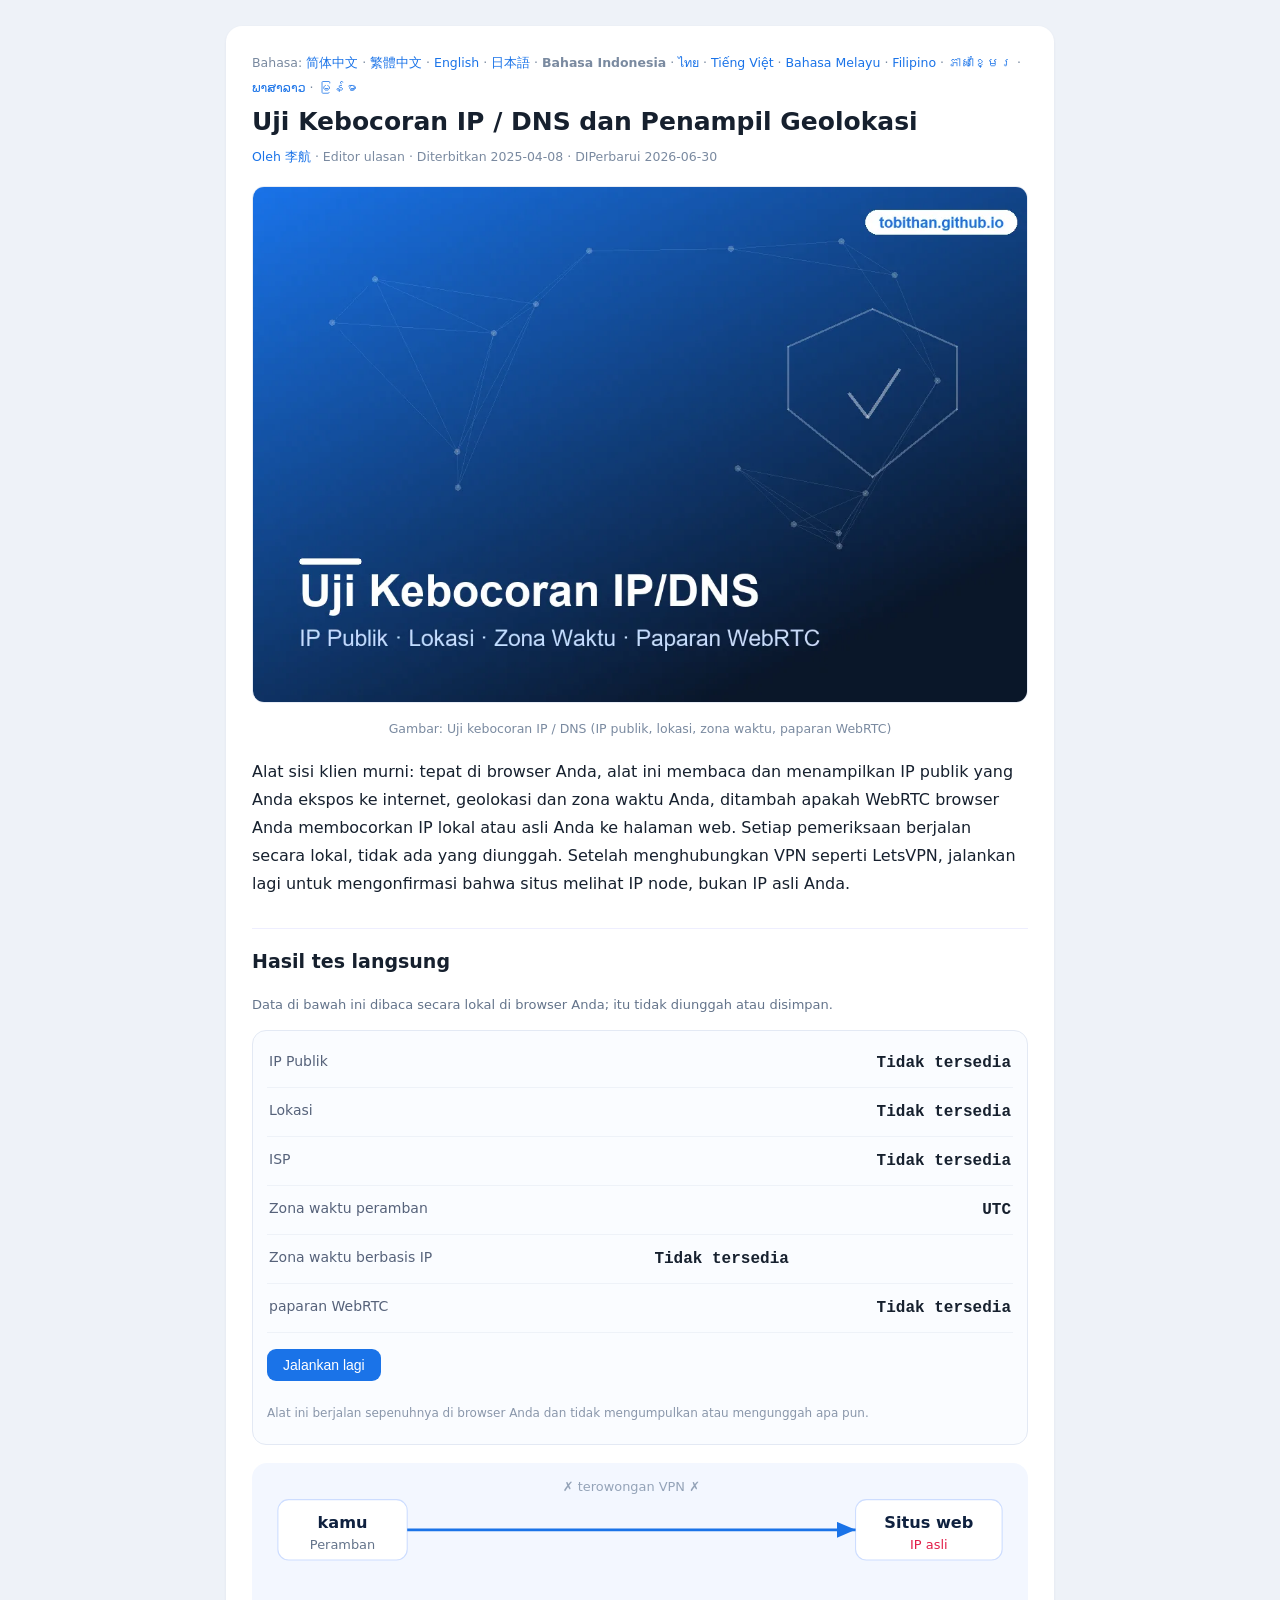
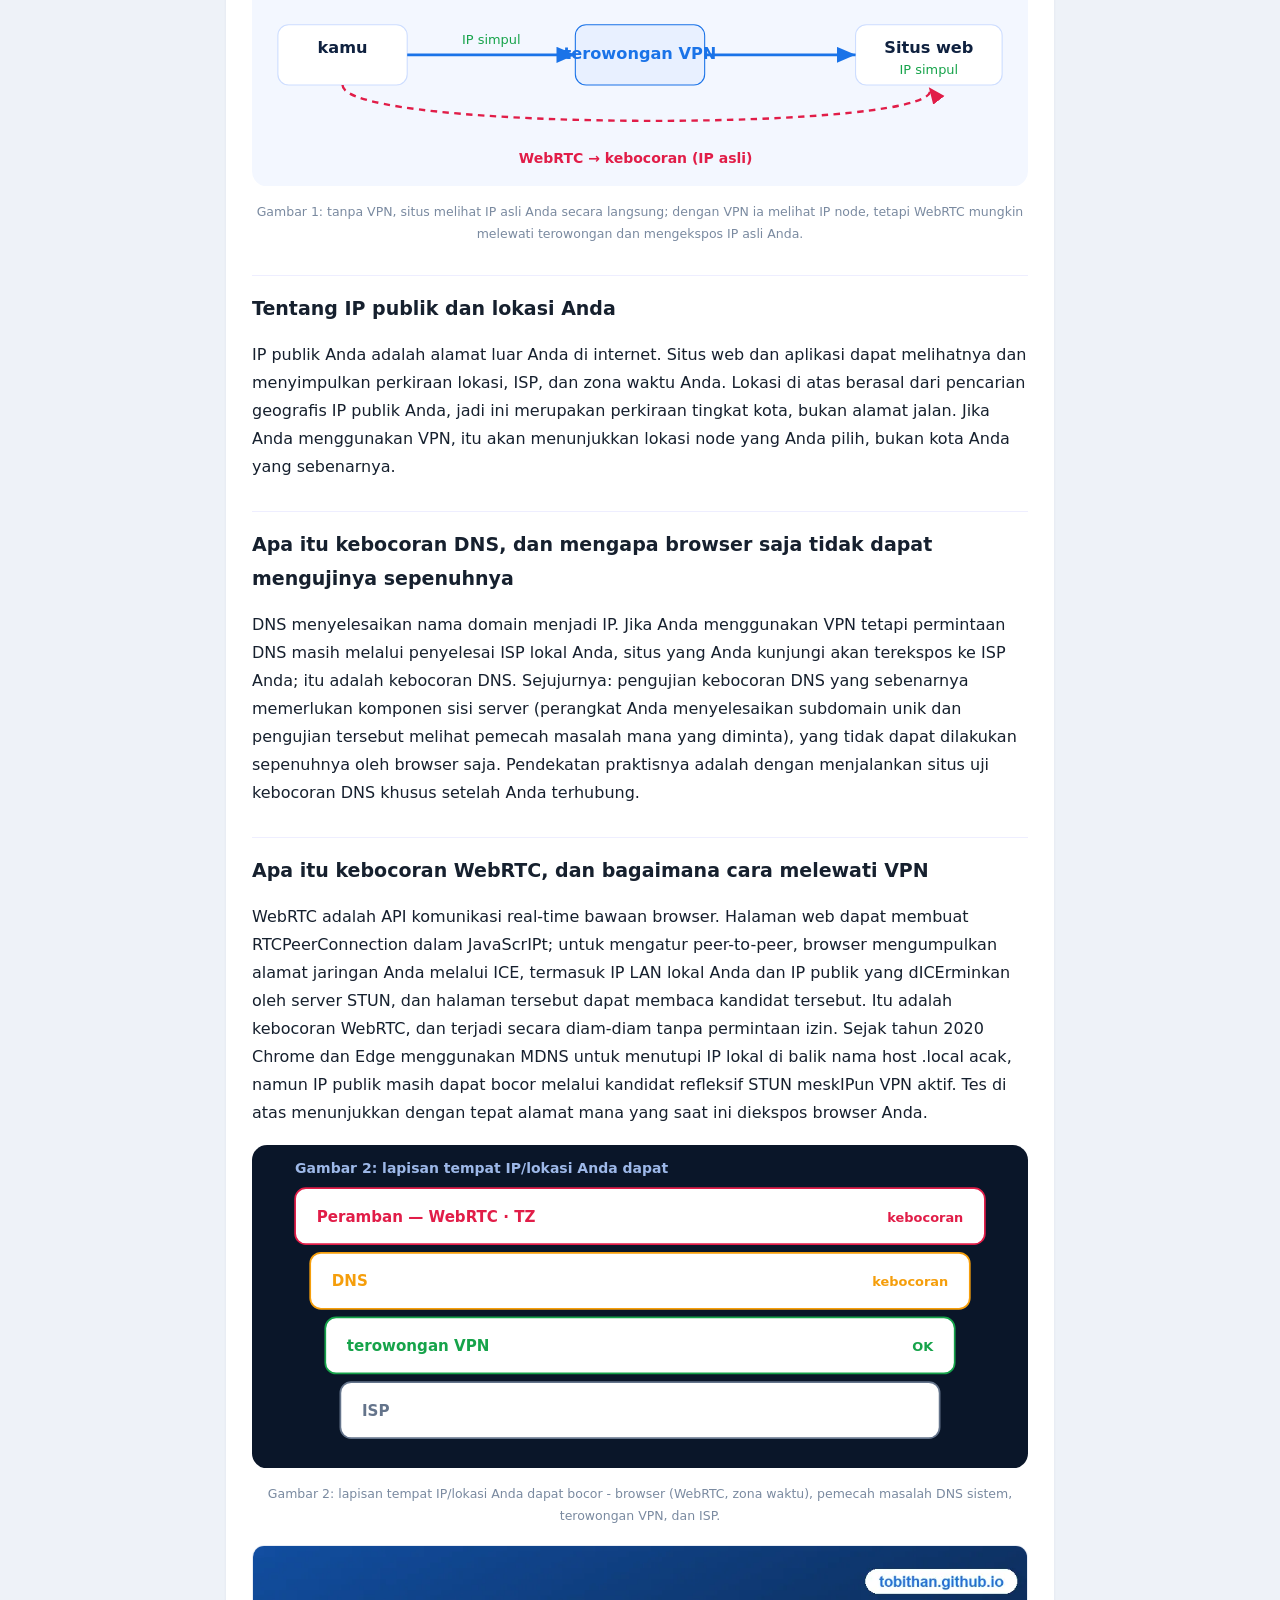
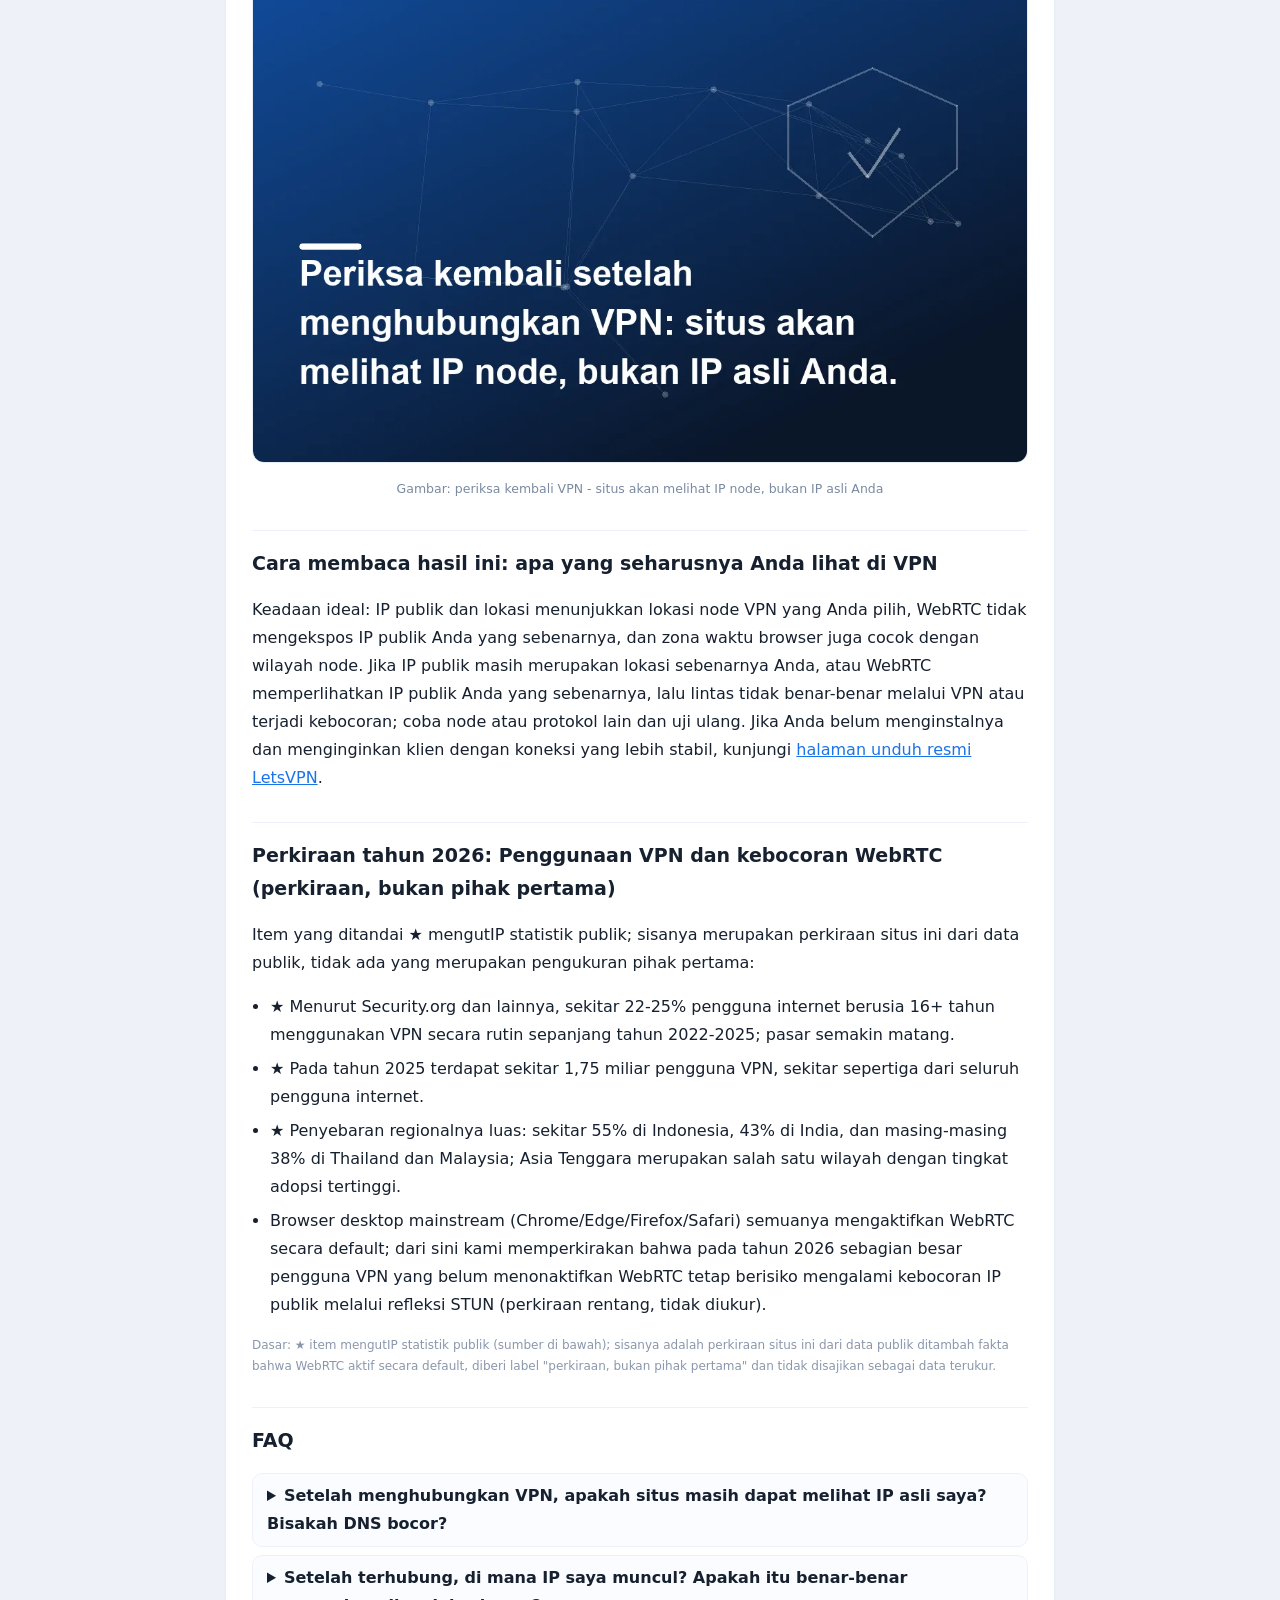
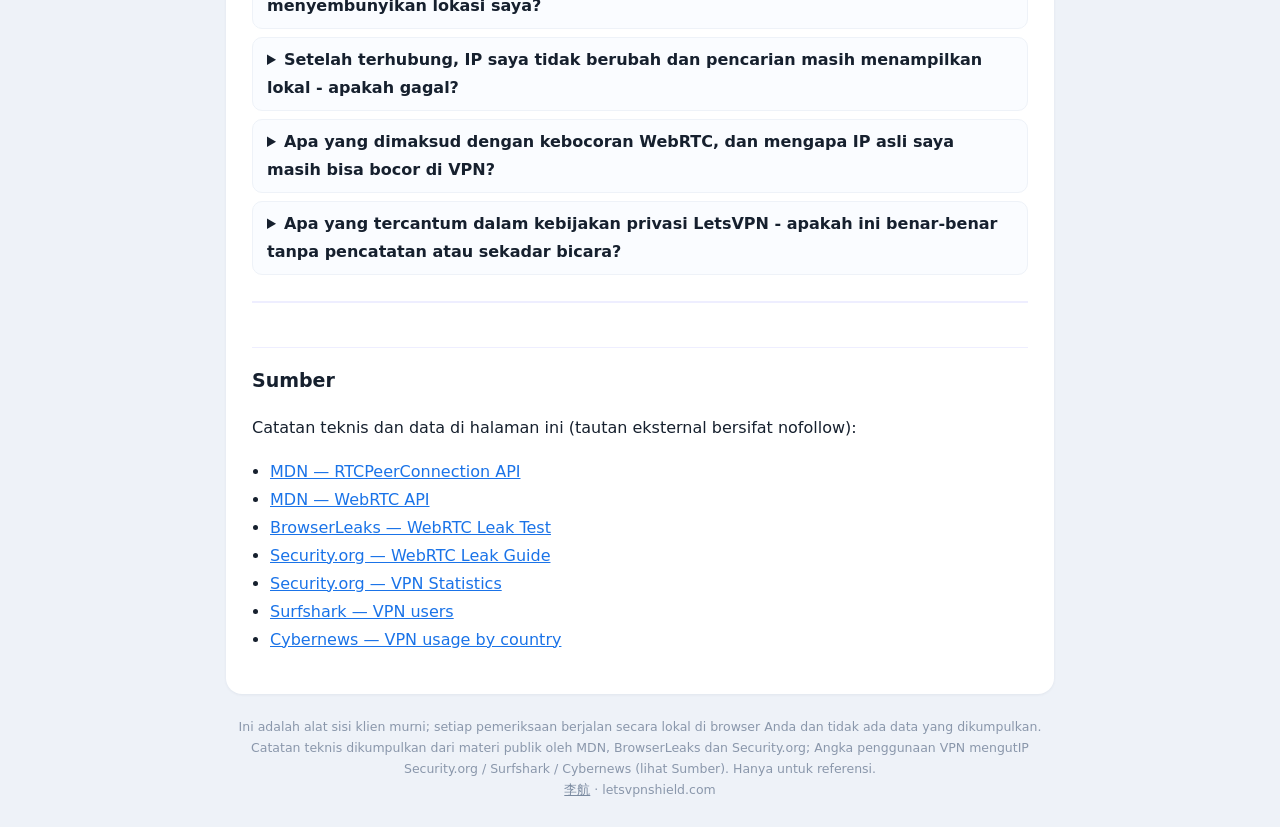
<file: id/index.html>
<!DOCTYPE html><html lang="id"><head><meta charset="utf-8">
<meta name="viewport" content="width=device-width,initial-scale=1">
<title>Tes Kebocoran IP / DNS - Periksa IP Publik Anda, Lokasi, Zona Waktu, dan Eksposur WebRTC</title>
<meta name="description" content="Uji kebocoran IP/DNS online gratis: lihat langsung IP publik, geolokasi, dan zona waktu Anda saat ini, dan deteksi apakah WebRTC browser Anda menampilkan IP lokal atau asli. Berjalan sepenuhnya di browser Anda, tidak ada yang diunggah. Setelah menghubungkan VPN, gunakan untuk memverifikasi IP asli Anda disembunyikan.">
<meta name="author" content="李航">
<meta name="robots" content="index,follow,max-image-preview:large,max-snippet:-1,max-video-preview:-1">
<link rel="canonical" href="https://tobithan.github.io/id/">
<meta property="og:type" content="website"><meta property="og:title" content="Tes Kebocoran IP / DNS - Periksa IP Publik Anda, Lokasi, Zona Waktu, dan Eksposur WebRTC">
<meta property="og:description" content="Uji kebocoran IP/DNS online gratis: lihat langsung IP publik, geolokasi, dan zona waktu Anda saat ini, dan deteksi apakah WebRTC browser Anda menampilkan IP lokal atau asli. Berjalan sepenuhnya di browser Anda, tidak ada yang diunggah. Setelah menghubungkan VPN, gunakan untuk memverifikasi IP asli Anda disembunyikan."><meta property="og:locale" content="id_ID">
<meta property="og:url" content="https://tobithan.github.io/id/"><meta property="og:image" content="https://tobithan.github.io/img/cover_id.png">
<meta property="og:image:width" content="1120"><meta property="og:image:height" content="746">
<link rel="alternate" hreflang="zh-Hans" href="https://tobithan.github.io/">
<link rel="alternate" hreflang="zh-Hant" href="https://tobithan.github.io/zh-tw/">
<link rel="alternate" hreflang="en" href="https://tobithan.github.io/en/">
<link rel="alternate" hreflang="ja" href="https://tobithan.github.io/ja/">
<link rel="alternate" hreflang="id" href="https://tobithan.github.io/id/">
<link rel="alternate" hreflang="th" href="https://tobithan.github.io/th/">
<link rel="alternate" hreflang="vi" href="https://tobithan.github.io/vi/">
<link rel="alternate" hreflang="ms" href="https://tobithan.github.io/ms/">
<link rel="alternate" hreflang="fil" href="https://tobithan.github.io/fil/">
<link rel="alternate" hreflang="km" href="https://tobithan.github.io/km/">
<link rel="alternate" hreflang="lo" href="https://tobithan.github.io/lo/">
<link rel="alternate" hreflang="my" href="https://tobithan.github.io/my/">
<link rel="alternate" hreflang="x-default" href="https://tobithan.github.io/">
<script type="application/ld+json">
{
 "@context": "https://schema.org",
 "@graph": [
  {
   "@type": "WebApplication",
   "name": "Uji Kebocoran IP / DNS dan Penampil Geolokasi",
   "url": "https://tobithan.github.io/id/",
   "applicationCategory": "SecurityApplication",
   "operatingSystem": "Web browser",
   "browserRequirements": "Requires JavaScript",
   "inLanguage": "id",
   "description": "Uji kebocoran IP/DNS online gratis: lihat langsung IP publik, geolokasi, dan zona waktu Anda saat ini, dan deteksi apakah WebRTC browser Anda menampilkan IP lokal atau asli. Berjalan sepenuhnya di browser Anda, tidak ada yang diunggah. Setelah menghubungkan VPN, gunakan untuk memverifikasi IP asli Anda disembunyikan.",
   "isAccessibleForFree": true,
   "offers": {
    "@type": "Offer",
    "price": "0",
    "priceCurrency": "USD"
   },
   "author": {
    "@type": "Person",
    "name": "李航",
    "jobTitle": "Editor ulasan",
    "url": "https://tobithan.github.io/about-editor/"
   }
  },
  {
   "@type": "FAQPage",
   "inLanguage": "id",
   "url": "https://tobithan.github.io/id/",
   "mainEntity": [
    {
     "@type": "Question",
     "name": "Setelah menghubungkan VPN, apakah situs masih dapat melihat IP asli saya? Bisakah DNS bocor?",
     "acceptedAnswer": {
      "@type": "Answer",
      "text": "Biasanya, setelah VPN terhubung, situs akan melihat IP node, bukan IP asli Anda. Tapi sejujurnya: tinjauan independen menandai risiko kebocoran DNS di LetsVPN dan bahwa IP tidak selalu berubah setelah berpindah server - itu adalah tinjauan komunitas lama, tidak dikonfirmasi oleh vendor atau sumber kedua. Jika privasi penting bagi Anda, langkah praktisnya adalah menjalankan tes kebocoran IP/DNS seperti ini setelah menghubungkan dan mengonfirmasi bahwa IP dan DNS asli Anda tidak terekspos; jika ya, ganti node atau protokol dan verifikasi lagi."
     }
    },
    {
     "@type": "Question",
     "name": "Setelah terhubung, di mana IP saya muncul? Apakah itu benar-benar menyembunyikan lokasi saya?",
     "acceptedAnswer": {
      "@type": "Answer",
      "text": "Setelah terhubung, IP luar Anda adalah lokasi node yang Anda pilih - pilih node Hong Kong dan Anda menunjukkan lokasi Hong Kong; begitulah cara VPN menyembunyikan lokasi Anda yang sebenarnya. Anda dapat berpindah node wilayah di klien untuk mengubah IP luar Anda. Perhatikan bahwa tinjauan independen melaporkan bahwa IP tidak selalu berubah setelah berpindah server dan melihat risiko kebocoran DNS (ulasan tunggal, lebih lama, tidak dikonfirmasi multi-sumber), jadi setelah menghubungkan, sebaiknya verifikasi dengan tes IP bahwa lokasi Anda benar-benar berubah."
     }
    },
    {
     "@type": "Question",
     "name": "Setelah terhubung, IP saya tidak berubah dan pencarian masih menampilkan lokal - apakah gagal?",
     "acceptedAnswer": {
      "@type": "Answer",
      "text": "Ya, IP yang tidak berubah biasanya berarti lalu lintas sebenarnya tidak melalui VPN. Komunitas telah melaporkan bahwa IP LetsVPN tidak selalu berubah setelah berpindah server, dan inilah kasusnya. Perbaikan: sambungkan kembali ke node wilayah lain, lalu coba protokol lain; bersihkan cache dan masuk lagi, perbarui ke versi terbaru atau instal ulang; pastikan tidak ada VPN/proxy lain yang mengambil lalu lintas. Setelah terhubung kembali, periksa kembali IP Anda di sini - ini dihitung sebagai keberhasilan hanya jika IP tersebut menunjukkan negara pilihan Anda. Di Android, pastikan juga sistem tidak mematikannya di latar belakang."
     }
    },
    {
     "@type": "Question",
     "name": "Apa yang dimaksud dengan kebocoran WebRTC, dan mengapa IP asli saya masih bisa bocor di VPN?",
     "acceptedAnswer": {
      "@type": "Answer",
      "text": "WebRTC adalah API peer-to-peer bawaan browser. Hanya dengan beberapa baris JavaScrIPt, sebuah halaman dapat membuat RTCPeerConnection, dan browser kemudian mengumpulkan alamat jaringan melalui ICE; IP publik yang tercermin oleh server STUN dapat menjadi IP asli Anda - bahkan pada VPN - dan halaman membacanya secara diam-diam tanpa perintah izin. Sejak tahun 2020 Chrome/Edge menutupi IP lokal melalui MDNS, tetapi IP publik masih bisa bocor. Gunakan tes WebRTC di atas untuk melihat alamat mana yang saat ini diekspos browser Anda."
     }
    },
    {
     "@type": "Question",
     "name": "Apa yang tercantum dalam kebijakan privasi LetsVPN - apakah ini benar-benar tanpa pencatatan atau sekadar bicara?",
     "acceptedAnswer": {
      "@type": "Answer",
      "text": "Sejujurnya, materi publik yang tersedia tidak memiliki teks kebijakan privasi LetsVPN atau konten tanpa pencatatan yang dapat diverifikasi, sehingga tidak dapat dijamin; yang memerlukan teks kebijakan resmi dan audit pihak ketiga. Untuk konteksnya, tinjauan independen mengangkat kekhawatiran kebocoran DNS (tunggal, lama, tidak dikonfirmasi multi-sumber), yang bertentangan dengan larangan pencatatan yang ketat. Solusi praktisnya: perlakukan ini sebagai alat peralihan wilayah/penggunaan umum, gunakan layanan yang telah diaudit untuk tugas-tugas yang sangat sensitif, dan jalankan uji kebocoran sendiri setelah tersambung, alih-alih memercayai klaim pemasaran."
     }
    }
   ]
  }
 ]
}
</script>
<link rel="stylesheet" href="/style.css"></head>
<body><div class="wrap"><main>
<nav class="lvlang">Bahasa: <a href="/">简体中文</a> · <a href="/zh-tw/">繁體中文</a> · <a href="/en/">English</a> · <a href="/ja/">日本語</a> · <strong>Bahasa Indonesia</strong> · <a href="/th/">ไทย</a> · <a href="/vi/">Tiếng Việt</a> · <a href="/ms/">Bahasa Melayu</a> · <a href="/fil/">Filipino</a> · <a href="/km/">ភាសាខ្មែរ</a> · <a href="/lo/">ພາສາລາວ</a> · <a href="/my/">မြန်မာ</a></nav>
<h1>Uji Kebocoran IP / DNS dan Penampil Geolokasi</h1>
<p class="lvby"><a rel="author" href="/about-editor/">Oleh 李航</a> · Editor ulasan · Diterbitkan 2025-04-08 · DIPerbarui 2026-06-30</p>
<figure class="lvpng"><picture><source type="image/webp" srcset="/img/cover_id.webp"><img src="/img/cover_id.png" alt="Uji kebocoran IP/DNS dan ilustrasi penampil geolokasi" fetchpriority="high" width="1120" height="746" style="width:100%;height:auto;border-radius:12px;border:1px solid #e7ecf5"></picture><figcaption>Gambar: Uji kebocoran IP / DNS (IP publik, lokasi, zona waktu, paparan WebRTC)</figcaption></figure>
<p class="lvlead">Alat sisi klien murni: tepat di browser Anda, alat ini membaca dan menampilkan IP publik yang Anda ekspos ke internet, geolokasi dan zona waktu Anda, ditambah apakah WebRTC browser Anda membocorkan IP lokal atau asli Anda ke halaman web. Setiap pemeriksaan berjalan secara lokal, tidak ada yang diunggah. Setelah menghubungkan VPN seperti LetsVPN, jalankan lagi untuk mengonfirmasi bahwa situs melihat IP node, bukan IP asli Anda.</p>
<h2>Hasil tes langsung</h2>
<p class="lvtoolnote">Data di bawah ini dibaca secara lokal di browser Anda; itu tidak diunggah atau disimpan.</p>
<div class="lvtool" id="lvtool">
<div class="lvrow"><span class="lvk">IP Publik</span><span class="lvval" id="lv-ip">Memeriksa...</span></div><div class="lvrow"><span class="lvk">Lokasi</span><span class="lvval" id="lv-geo">Memeriksa...</span></div><div class="lvrow"><span class="lvk">ISP</span><span class="lvval" id="lv-isp">Memeriksa...</span></div><div class="lvrow"><span class="lvk">Zona waktu peramban</span><span class="lvval" id="lv-tzb">Memeriksa...</span></div><div class="lvrow"><span class="lvk">Zona waktu berbasis IP</span><span class="lvval" id="lv-tzi">Memeriksa...</span> <small id="lv-tzhint" class="lvhint"></small></div><div class="lvrow"><span class="lvk">paparan WebRTC</span><span class="lvval" id="lv-webrtc-verdict">Memeriksa...</span></div>
<div class="lvwebrtc" id="lv-webrtc"></div>
<button id="lv-rerun" type="button">Jalankan lagi</button>
<p class="lvnote">Alat ini berjalan sepenuhnya di browser Anda dan tidak mengumpulkan atau mengunggah apa pun.</p>
</div>
<figure class="lvsvg"><svg viewBox="0 0 720 300" xmlns="http://www.w3.org/2000/svg" role="img" aria-label="Gambar 1: tanpa VPN, situs melihat IP asli Anda secara langsung; dengan VPN ia melihat IP node, tetapi WebRTC mungkin melewati terowongan dan mengekspos IP asli Anda." style="width:100%;height:auto"><rect width="720" height="300" rx="14" fill="#f3f7ff"/><rect x="24" y="34" width="120" height="56" rx="10" fill="#fff" stroke="#cdddff"/><text x="84" y="60" text-anchor="middle" font-family="system-ui,Segoe UI,Arial,sans-serif" font-size="15" font-weight="700" fill="#0f213f">kamu</text><text x="84" y="80" text-anchor="middle" font-family="system-ui,Segoe UI,Arial,sans-serif" font-size="12" fill="#64748b">Peramban</text><rect x="560" y="34" width="136" height="56" rx="10" fill="#fff" stroke="#cdddff"/><text x="628" y="60" text-anchor="middle" font-family="system-ui,Segoe UI,Arial,sans-serif" font-size="15" font-weight="700" fill="#0f213f">Situs web</text><text x="628" y="80" text-anchor="middle" font-family="system-ui,Segoe UI,Arial,sans-serif" font-size="12" fill="#e11d48">IP asli</text><line x1="144" y1="62" x2="560" y2="62" stroke="#1a73e8" stroke-width="2.5" marker-end="url(#ar)"/><text x="352" y="26" text-anchor="middle" font-family="system-ui,Segoe UI,Arial,sans-serif" font-size="12" fill="#94a3b8">✗ terowongan VPN ✗</text><rect x="24" y="150" width="120" height="56" rx="10" fill="#fff" stroke="#cdddff"/><text x="84" y="176" text-anchor="middle" font-family="system-ui,Segoe UI,Arial,sans-serif" font-size="15" font-weight="700" fill="#0f213f">kamu</text><rect x="300" y="150" width="120" height="56" rx="10" fill="#e8f0ff" stroke="#1a73e8"/><text x="360" y="182" text-anchor="middle" font-family="system-ui,Segoe UI,Arial,sans-serif" font-size="15" font-weight="700" fill="#1a73e8">terowongan VPN</text><rect x="560" y="150" width="136" height="56" rx="10" fill="#fff" stroke="#cdddff"/><text x="628" y="176" text-anchor="middle" font-family="system-ui,Segoe UI,Arial,sans-serif" font-size="15" font-weight="700" fill="#0f213f">Situs web</text><text x="628" y="196" text-anchor="middle" font-family="system-ui,Segoe UI,Arial,sans-serif" font-size="12" fill="#16a34a">IP simpul</text><line x1="144" y1="178" x2="300" y2="178" stroke="#1a73e8" stroke-width="2.5" marker-end="url(#ar)"/><line x1="420" y1="178" x2="560" y2="178" stroke="#1a73e8" stroke-width="2.5" marker-end="url(#ar)"/><text x="222" y="168" text-anchor="middle" font-family="system-ui,Segoe UI,Arial,sans-serif" font-size="12" fill="#16a34a">IP simpul</text><path d="M84 206 C84 250 660 250 628 208" fill="none" stroke="#e11d48" stroke-width="2.2" stroke-dasharray="6 5" marker-end="url(#arr)"/><text x="356" y="278" text-anchor="middle" font-family="system-ui,Segoe UI,Arial,sans-serif" font-size="13" font-weight="700" fill="#e11d48">WebRTC → kebocoran (IP asli)</text><defs><marker id="ar" markerWidth="9" markerHeight="9" refX="7" refY="3" orient="auto"><path d="M0,0 L7,3 L0,6 Z" fill="#1a73e8"/></marker><marker id="arr" markerWidth="9" markerHeight="9" refX="7" refY="3" orient="auto"><path d="M0,0 L7,3 L0,6 Z" fill="#e11d48"/></marker></defs></svg><figcaption>Gambar 1: tanpa VPN, situs melihat IP asli Anda secara langsung; dengan VPN ia melihat IP node, tetapi WebRTC mungkin melewati terowongan dan mengekspos IP asli Anda.</figcaption></figure>
<h2>Tentang IP publik dan lokasi Anda</h2>
<p>IP publik Anda adalah alamat luar Anda di internet. Situs web dan aplikasi dapat melihatnya dan menyimpulkan perkiraan lokasi, ISP, dan zona waktu Anda. Lokasi di atas berasal dari pencarian geografis IP publik Anda, jadi ini merupakan perkiraan tingkat kota, bukan alamat jalan. Jika Anda menggunakan VPN, itu akan menunjukkan lokasi node yang Anda pilih, bukan kota Anda yang sebenarnya.</p>
<h2>Apa itu kebocoran DNS, dan mengapa browser saja tidak dapat mengujinya sepenuhnya</h2>
<p>DNS menyelesaikan nama domain menjadi IP. Jika Anda menggunakan VPN tetapi permintaan DNS masih melalui penyelesai ISP lokal Anda, situs yang Anda kunjungi akan terekspos ke ISP Anda; itu adalah kebocoran DNS. Sejujurnya: pengujian kebocoran DNS yang sebenarnya memerlukan komponen sisi server (perangkat Anda menyelesaikan subdomain unik dan pengujian tersebut melihat pemecah masalah mana yang diminta), yang tidak dapat dilakukan sepenuhnya oleh browser saja. Pendekatan praktisnya adalah dengan menjalankan situs uji kebocoran DNS khusus setelah Anda terhubung.</p>
<h2>Apa itu kebocoran WebRTC, dan bagaimana cara melewati VPN</h2>
<p>WebRTC adalah API komunikasi real-time bawaan browser. Halaman web dapat membuat RTCPeerConnection dalam JavaScrIPt; untuk mengatur peer-to-peer, browser mengumpulkan alamat jaringan Anda melalui ICE, termasuk IP LAN lokal Anda dan IP publik yang dICErminkan oleh server STUN, dan halaman tersebut dapat membaca kandidat tersebut. Itu adalah kebocoran WebRTC, dan terjadi secara diam-diam tanpa permintaan izin. Sejak tahun 2020 Chrome dan Edge menggunakan MDNS untuk menutupi IP lokal di balik nama host .local acak, namun IP publik masih dapat bocor melalui kandidat refleksif STUN meskIPun VPN aktif. Tes di atas menunjukkan dengan tepat alamat mana yang saat ini diekspos browser Anda.</p>
<figure class="lvsvg"><svg viewBox="0 0 720 300" xmlns="http://www.w3.org/2000/svg" role="img" aria-label="Gambar 2: lapisan tempat IP/lokasi Anda dapat bocor - browser (WebRTC, zona waktu), pemecah masalah DNS sistem, terowongan VPN, dan ISP." style="width:100%;height:auto"><rect width="720" height="300" rx="14" fill="#0a1629"/><text x="40" y="26" font-family="system-ui,Segoe UI,Arial,sans-serif" font-size="13" font-weight="700" fill="#9db8e8">Gambar 2: lapisan tempat IP/lokasi Anda dapat </text><rect x="40" y="40" width="640" height="52" rx="10" fill="#fff" stroke="#e11d48" stroke-width="1.6"/><text x="60" y="71" text-anchor="start" font-family="system-ui,Segoe UI,Arial,sans-serif" font-size="14" font-weight="700" fill="#e11d48">Peramban — WebRTC · TZ</text><text x="660" y="71" text-anchor="end" font-family="system-ui,Segoe UI,Arial,sans-serif" font-size="12" font-weight="700" fill="#e11d48">kebocoran</text><rect x="54" y="100" width="612" height="52" rx="10" fill="#fff" stroke="#f59e0b" stroke-width="1.6"/><text x="74" y="131" text-anchor="start" font-family="system-ui,Segoe UI,Arial,sans-serif" font-size="14" font-weight="700" fill="#f59e0b">DNS</text><text x="646" y="131" text-anchor="end" font-family="system-ui,Segoe UI,Arial,sans-serif" font-size="12" font-weight="700" fill="#f59e0b">kebocoran</text><rect x="68" y="160" width="584" height="52" rx="10" fill="#fff" stroke="#16a34a" stroke-width="1.6"/><text x="88" y="191" text-anchor="start" font-family="system-ui,Segoe UI,Arial,sans-serif" font-size="14" font-weight="700" fill="#16a34a">terowongan VPN</text><text x="632" y="191" text-anchor="end" font-family="system-ui,Segoe UI,Arial,sans-serif" font-size="12" font-weight="700" fill="#16a34a">OK</text><rect x="82" y="220" width="556" height="52" rx="10" fill="#fff" stroke="#64748b" stroke-width="1.6"/><text x="102" y="251" text-anchor="start" font-family="system-ui,Segoe UI,Arial,sans-serif" font-size="14" font-weight="700" fill="#64748b">ISP</text></svg><figcaption>Gambar 2: lapisan tempat IP/lokasi Anda dapat bocor - browser (WebRTC, zona waktu), pemecah masalah DNS sistem, terowongan VPN, dan ISP.</figcaption></figure>
<figure class="lvpng"><picture><source type="image/webp" srcset="/img/board_id.webp"><img src="/img/board_id.png" alt="Ilustrasi verifikasi ulang dengan tes IP apakah IP asli disembunyikan pada VPN" loading="lazy" width="1120" height="746" style="width:100%;height:auto;border-radius:12px;border:1px solid #e7ecf5"></picture><figcaption>Gambar: periksa kembali VPN - situs akan melihat IP node, bukan IP asli Anda</figcaption></figure>
<h2>Cara membaca hasil ini: apa yang seharusnya Anda lihat di VPN</h2>
<p>Keadaan ideal: IP publik dan lokasi menunjukkan lokasi node VPN yang Anda pilih, WebRTC tidak mengekspos IP publik Anda yang sebenarnya, dan zona waktu browser juga cocok dengan wilayah node. Jika IP publik masih merupakan lokasi sebenarnya Anda, atau WebRTC memperlihatkan IP publik Anda yang sebenarnya, lalu lintas tidak benar-benar melalui VPN atau terjadi kebocoran; coba node atau protokol lain dan uji ulang. Jika Anda belum menginstalnya dan menginginkan klien dengan koneksi yang lebih stabil, kunjungi <a href="https://letsvpnshield.com/download/">halaman unduh resmi LetsVPN</a>.</p>
<section id="lv-data2026" class="lvdata"><h2>Perkiraan tahun 2026: Penggunaan VPN dan kebocoran WebRTC (perkiraan, bukan pihak pertama)</h2>
<p>Item yang ditandai ★ mengutIP statistik publik; sisanya merupakan perkiraan situs ini dari data publik, tidak ada yang merupakan pengukuran pihak pertama:</p>
<ul><li>★ Menurut Security.org dan lainnya, sekitar 22-25% pengguna internet berusia 16+ tahun menggunakan VPN secara rutin sepanjang tahun 2022-2025; pasar semakin matang.</li><li>★ Pada tahun 2025 terdapat sekitar 1,75 miliar pengguna VPN, sekitar sepertiga dari seluruh pengguna internet.</li><li>★ Penyebaran regionalnya luas: sekitar 55% di Indonesia, 43% di India, dan masing-masing 38% di Thailand dan Malaysia; Asia Tenggara merupakan salah satu wilayah dengan tingkat adopsi tertinggi.</li><li>Browser desktop mainstream (Chrome/Edge/Firefox/Safari) semuanya mengaktifkan WebRTC secara default; dari sini kami memperkirakan bahwa pada tahun 2026 sebagian besar pengguna VPN yang belum menonaktifkan WebRTC tetap berisiko mengalami kebocoran IP publik melalui refleksi STUN (perkiraan rentang, tidak diukur).</li></ul>
<p class="lvnote">Dasar: ★ item mengutIP statistik publik (sumber di bawah); sisanya adalah perkiraan situs ini dari data publik ditambah fakta bahwa WebRTC aktif secara default, diberi label "perkiraan, bukan pihak pertama" dan tidak disajikan sebagai data terukur.</p></section>
<h2>FAQ</h2>
<div class="lvfaqs"><details class="lvfaq"><summary>Setelah menghubungkan VPN, apakah situs masih dapat melihat IP asli saya? Bisakah DNS bocor?</summary><p>Biasanya, setelah VPN terhubung, situs akan melihat IP node, bukan IP asli Anda. Tapi sejujurnya: tinjauan independen menandai risiko kebocoran DNS di LetsVPN dan bahwa IP tidak selalu berubah setelah berpindah server - itu adalah tinjauan komunitas lama, tidak dikonfirmasi oleh vendor atau sumber kedua. Jika privasi penting bagi Anda, langkah praktisnya adalah menjalankan tes kebocoran IP/DNS seperti ini setelah menghubungkan dan mengonfirmasi bahwa IP dan DNS asli Anda tidak terekspos; jika ya, ganti node atau protokol dan verifikasi lagi.</p></details>
<details class="lvfaq"><summary>Setelah terhubung, di mana IP saya muncul? Apakah itu benar-benar menyembunyikan lokasi saya?</summary><p>Setelah terhubung, IP luar Anda adalah lokasi node yang Anda pilih - pilih node Hong Kong dan Anda menunjukkan lokasi Hong Kong; begitulah cara VPN menyembunyikan lokasi Anda yang sebenarnya. Anda dapat berpindah node wilayah di klien untuk mengubah IP luar Anda. Perhatikan bahwa tinjauan independen melaporkan bahwa IP tidak selalu berubah setelah berpindah server dan melihat risiko kebocoran DNS (ulasan tunggal, lebih lama, tidak dikonfirmasi multi-sumber), jadi setelah menghubungkan, sebaiknya verifikasi dengan tes IP bahwa lokasi Anda benar-benar berubah.</p></details>
<details class="lvfaq"><summary>Setelah terhubung, IP saya tidak berubah dan pencarian masih menampilkan lokal - apakah gagal?</summary><p>Ya, IP yang tidak berubah biasanya berarti lalu lintas sebenarnya tidak melalui VPN. Komunitas telah melaporkan bahwa IP LetsVPN tidak selalu berubah setelah berpindah server, dan inilah kasusnya. Perbaikan: sambungkan kembali ke node wilayah lain, lalu coba protokol lain; bersihkan cache dan masuk lagi, perbarui ke versi terbaru atau instal ulang; pastikan tidak ada VPN/proxy lain yang mengambil lalu lintas. Setelah terhubung kembali, periksa kembali IP Anda di sini - ini dihitung sebagai keberhasilan hanya jika IP tersebut menunjukkan negara pilihan Anda. Di Android, pastikan juga sistem tidak mematikannya di latar belakang.</p></details>
<details class="lvfaq"><summary>Apa yang dimaksud dengan kebocoran WebRTC, dan mengapa IP asli saya masih bisa bocor di VPN?</summary><p>WebRTC adalah API peer-to-peer bawaan browser. Hanya dengan beberapa baris JavaScrIPt, sebuah halaman dapat membuat RTCPeerConnection, dan browser kemudian mengumpulkan alamat jaringan melalui ICE; IP publik yang tercermin oleh server STUN dapat menjadi IP asli Anda - bahkan pada VPN - dan halaman membacanya secara diam-diam tanpa perintah izin. Sejak tahun 2020 Chrome/Edge menutupi IP lokal melalui MDNS, tetapi IP publik masih bisa bocor. Gunakan tes WebRTC di atas untuk melihat alamat mana yang saat ini diekspos browser Anda.</p></details>
<details class="lvfaq"><summary>Apa yang tercantum dalam kebijakan privasi LetsVPN - apakah ini benar-benar tanpa pencatatan atau sekadar bicara?</summary><p>Sejujurnya, materi publik yang tersedia tidak memiliki teks kebijakan privasi LetsVPN atau konten tanpa pencatatan yang dapat diverifikasi, sehingga tidak dapat dijamin; yang memerlukan teks kebijakan resmi dan audit pihak ketiga. Untuk konteksnya, tinjauan independen mengangkat kekhawatiran kebocoran DNS (tunggal, lama, tidak dikonfirmasi multi-sumber), yang bertentangan dengan larangan pencatatan yang ketat. Solusi praktisnya: perlakukan ini sebagai alat peralihan wilayah/penggunaan umum, gunakan layanan yang telah diaudit untuk tugas-tugas yang sangat sensitif, dan jalankan uji kebocoran sendiri setelah tersambung, alih-alih memercayai klaim pemasaran.</p></details>
</div>
<div class="related"><h2>Sumber</h2><p>Catatan teknis dan data di halaman ini (tautan eksternal bersifat nofollow):</p><ul><li><a href="https://developer.mozilla.org/en-US/docs/Web/API/RTCPeerConnection" rel="nofollow noopener" target="_blank">MDN — RTCPeerConnection API</a></li><li><a href="https://developer.mozilla.org/en-US/docs/Web/API/WebRTC_API" rel="nofollow noopener" target="_blank">MDN — WebRTC API</a></li><li><a href="https://browserleaks.com/webrtc" rel="nofollow noopener" target="_blank">BrowserLeaks — WebRTC Leak Test</a></li><li><a href="https://www.security.org/vpn/webrtc-leak/" rel="nofollow noopener" target="_blank">Security.org — WebRTC Leak Guide</a></li><li><a href="https://www.security.org/vpn/statistics/" rel="nofollow noopener" target="_blank">Security.org — VPN Statistics</a></li><li><a href="https://surfshark.com/blog/vpn-users" rel="nofollow noopener" target="_blank">Surfshark — VPN users</a></li><li><a href="https://cybernews.com/best-vpn/vpn-usage-by-country/" rel="nofollow noopener" target="_blank">Cybernews — VPN usage by country</a></li></ul></div>
</main>
<footer>Ini adalah alat sisi klien murni; setiap pemeriksaan berjalan secara lokal di browser Anda dan tidak ada data yang dikumpulkan. Catatan teknis dikumpulkan dari materi publik oleh MDN, BrowserLeaks dan Security.org; Angka penggunaan VPN mengutIP Security.org / Surfshark / Cybernews (lihat Sumber). Hanya untuk referensi.<br><a rel="author" href="/about-editor/">李航</a> · letsvpnshield.com</footer>
</div>
<script>window.LV_I18N={"checking": "Memeriksa...", "na": "Tidak tersedia", "none_detected": "Tidak ada yang ditemukan", "leak_public": "IP publik diekspos melalui WebRTC", "leak_local": "Hanya IP lokal/LAN yang terekspos", "ok_safe": "Tidak ditemukan kebocoran IP publik WebRTC", "mismatch_tz": "Zona waktu browser berbeda dengan zona waktu IP; ini mungkin mengungkapkan wilayah Anda yang sebenarnya", "rerun": "Jalankan lagi", "rtc_public": "publik", "rtc_local": "lokal", "rtc_mdns": "MDNS-tersembunyi"};</script><script src="/tool.js"></script></body></html>
</file>
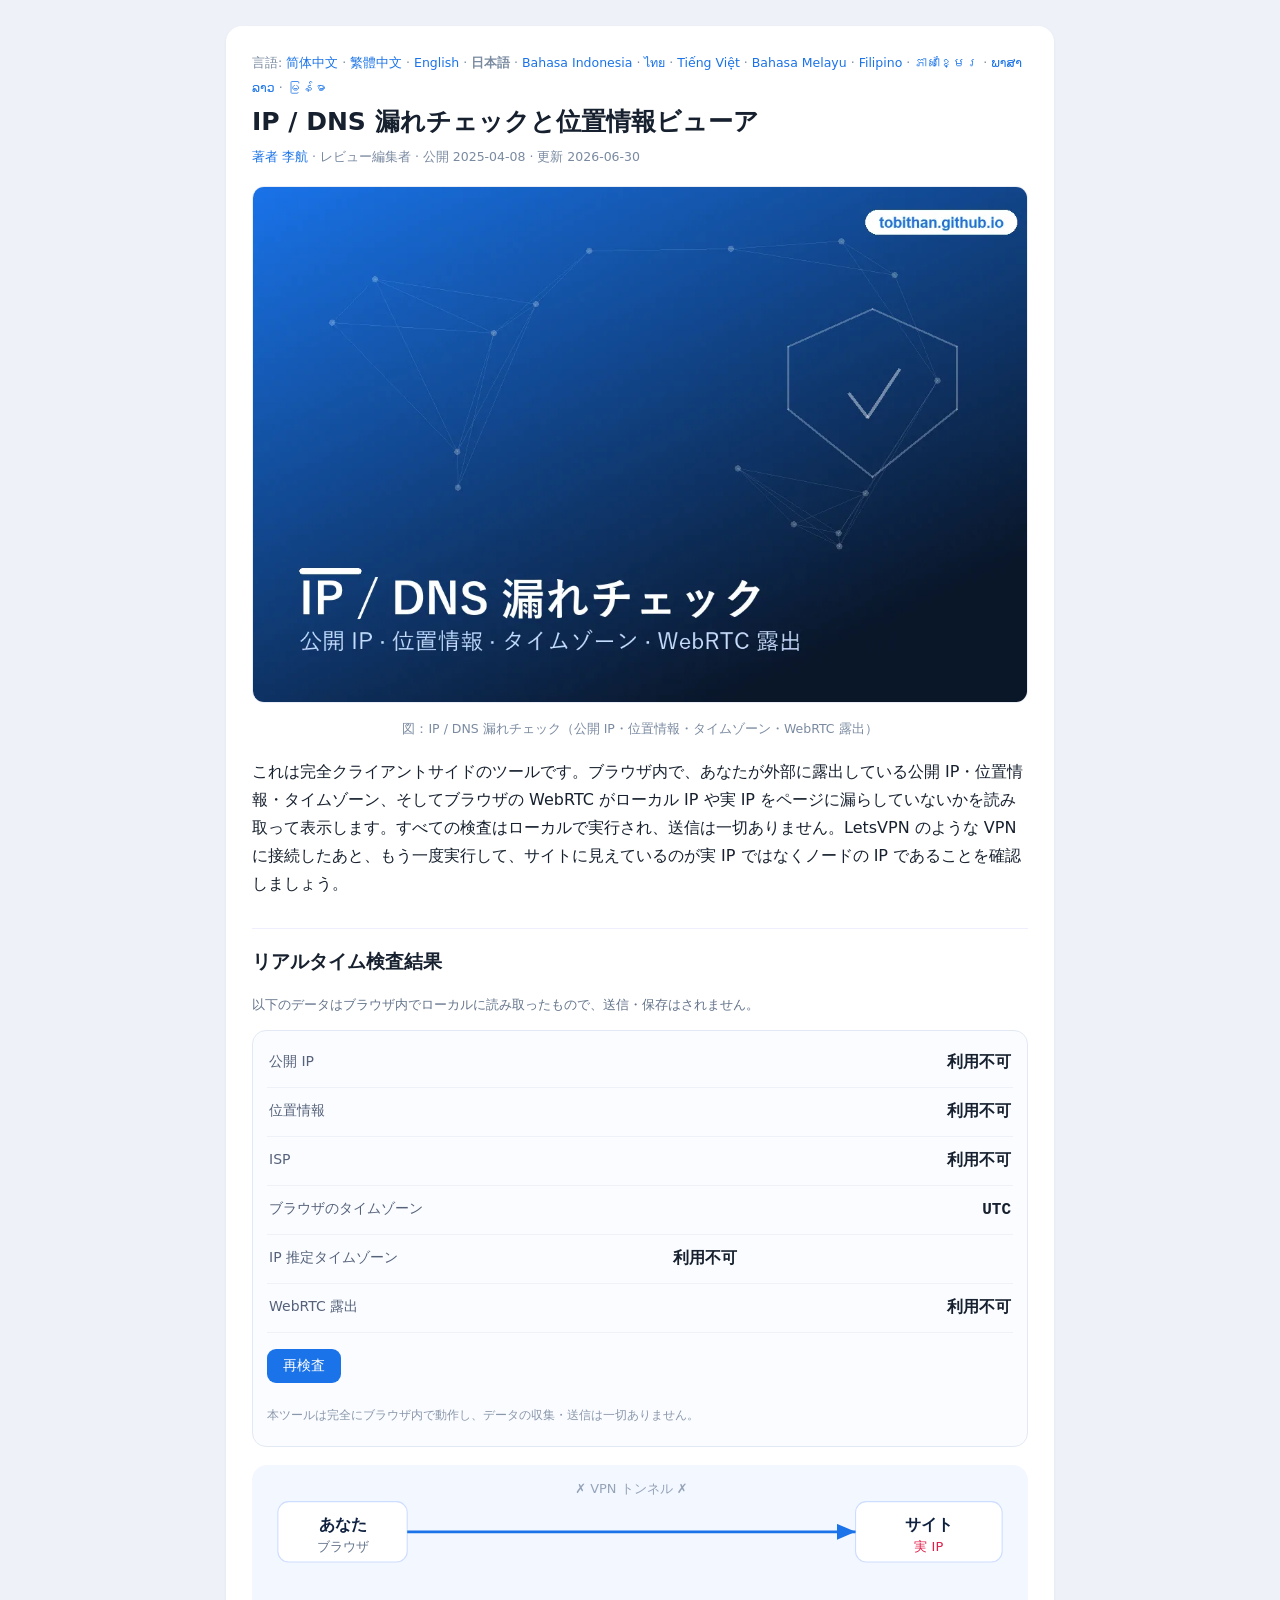
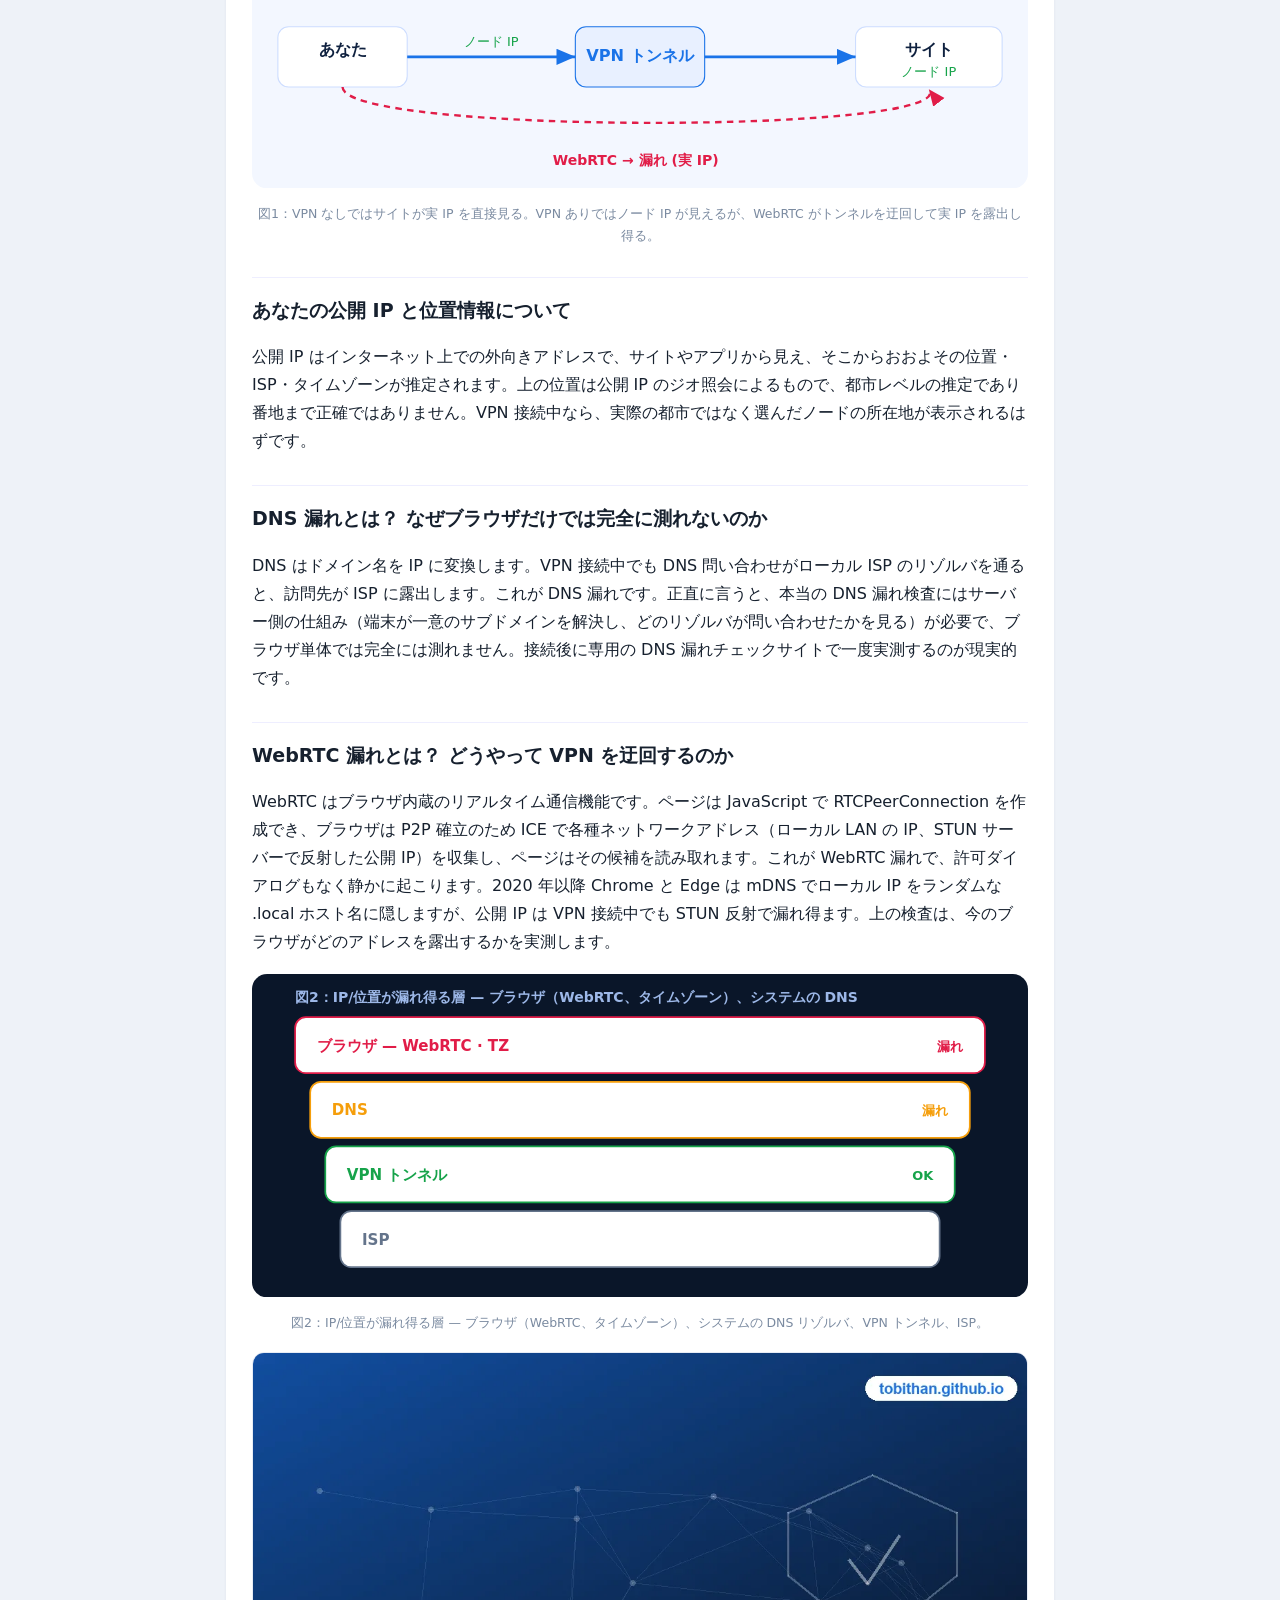
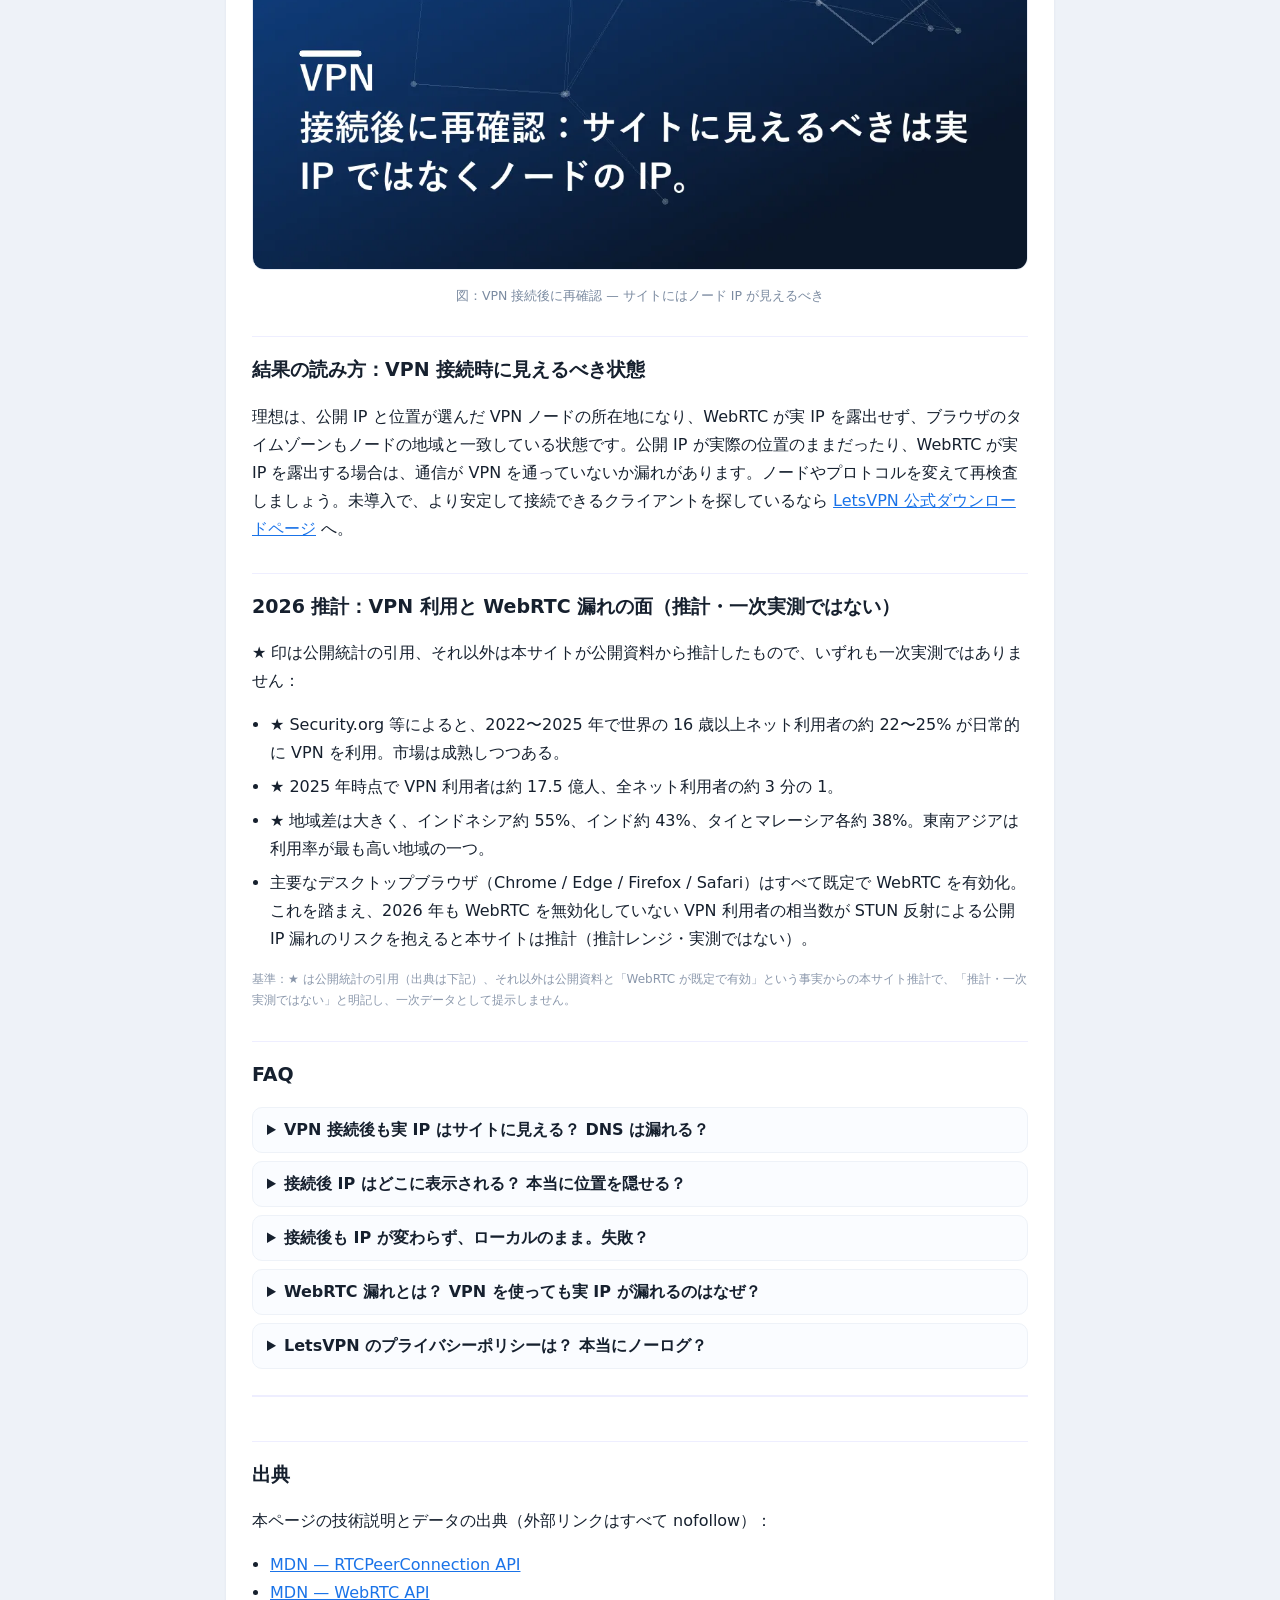
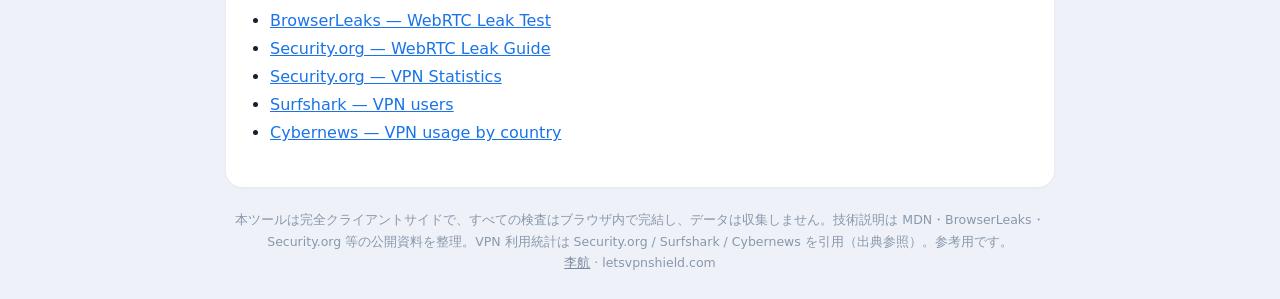
<file: ja/index.html>
<!DOCTYPE html><html lang="ja"><head><meta charset="utf-8">
<meta name="viewport" content="width=device-width,initial-scale=1">
<title>IP / DNS 漏れチェック - 公開 IP・位置情報・タイムゾーン・WebRTC 露出を確認</title>
<meta name="description" content="無料のオンライン IP/DNS 漏れチェック。現在の公開 IP・位置情報・タイムゾーンをワンクリックで表示し、ブラウザの WebRTC がローカル IP や実 IP を漏らしていないか検出します。すべてブラウザ内で完結、データは送信しません。VPN 接続後に実 IP が隠れているか再確認できます。">
<meta name="author" content="李航">
<meta name="robots" content="index,follow,max-image-preview:large,max-snippet:-1,max-video-preview:-1">
<link rel="canonical" href="https://tobithan.github.io/ja/">
<meta property="og:type" content="website"><meta property="og:title" content="IP / DNS 漏れチェック - 公開 IP・位置情報・タイムゾーン・WebRTC 露出を確認">
<meta property="og:description" content="無料のオンライン IP/DNS 漏れチェック。現在の公開 IP・位置情報・タイムゾーンをワンクリックで表示し、ブラウザの WebRTC がローカル IP や実 IP を漏らしていないか検出します。すべてブラウザ内で完結、データは送信しません。VPN 接続後に実 IP が隠れているか再確認できます。"><meta property="og:locale" content="ja_JP">
<meta property="og:url" content="https://tobithan.github.io/ja/"><meta property="og:image" content="https://tobithan.github.io/img/cover_ja.png">
<meta property="og:image:width" content="1120"><meta property="og:image:height" content="746">
<link rel="alternate" hreflang="zh-Hans" href="https://tobithan.github.io/">
<link rel="alternate" hreflang="zh-Hant" href="https://tobithan.github.io/zh-tw/">
<link rel="alternate" hreflang="en" href="https://tobithan.github.io/en/">
<link rel="alternate" hreflang="ja" href="https://tobithan.github.io/ja/">
<link rel="alternate" hreflang="id" href="https://tobithan.github.io/id/">
<link rel="alternate" hreflang="th" href="https://tobithan.github.io/th/">
<link rel="alternate" hreflang="vi" href="https://tobithan.github.io/vi/">
<link rel="alternate" hreflang="ms" href="https://tobithan.github.io/ms/">
<link rel="alternate" hreflang="fil" href="https://tobithan.github.io/fil/">
<link rel="alternate" hreflang="km" href="https://tobithan.github.io/km/">
<link rel="alternate" hreflang="lo" href="https://tobithan.github.io/lo/">
<link rel="alternate" hreflang="my" href="https://tobithan.github.io/my/">
<link rel="alternate" hreflang="x-default" href="https://tobithan.github.io/">
<script type="application/ld+json">
{
 "@context": "https://schema.org",
 "@graph": [
  {
   "@type": "WebApplication",
   "name": "IP / DNS 漏れチェックと位置情報ビューア",
   "url": "https://tobithan.github.io/ja/",
   "applicationCategory": "SecurityApplication",
   "operatingSystem": "Web browser",
   "browserRequirements": "Requires JavaScript",
   "inLanguage": "ja",
   "description": "無料のオンライン IP/DNS 漏れチェック。現在の公開 IP・位置情報・タイムゾーンをワンクリックで表示し、ブラウザの WebRTC がローカル IP や実 IP を漏らしていないか検出します。すべてブラウザ内で完結、データは送信しません。VPN 接続後に実 IP が隠れているか再確認できます。",
   "isAccessibleForFree": true,
   "offers": {
    "@type": "Offer",
    "price": "0",
    "priceCurrency": "USD"
   },
   "author": {
    "@type": "Person",
    "name": "李航",
    "jobTitle": "レビュー編集者",
    "url": "https://tobithan.github.io/about-editor/"
   }
  },
  {
   "@type": "FAQPage",
   "inLanguage": "ja",
   "url": "https://tobithan.github.io/ja/",
   "mainEntity": [
    {
     "@type": "Question",
     "name": "VPN 接続後も実 IP はサイトに見える？ DNS は漏れる？",
     "acceptedAnswer": {
      "@type": "Answer",
      "text": "通常、VPN 接続後はサイトにはノード IP が見え、実 IP は見えません。ただ正直に言うと、ある独立レビューが LetsVPN の DNS 漏れリスクと、サーバー切替後に IP が変わらないことがある点を指摘しました。これは単一かつ古めのコミュニティ評価で、公式や第二の情報源では確認されていません。プライバシーを重視するなら、接続後に本ページのような IP/DNS 漏れチェックで実 IP と DNS が露出していないか確認し、漏れていればノードやプロトコルを変えて再検証するのが現実的です。"
     }
    },
    {
     "@type": "Question",
     "name": "接続後 IP はどこに表示される？ 本当に位置を隠せる？",
     "acceptedAnswer": {
      "@type": "Answer",
      "text": "接続後の外向き IP は選んだノードの所在地のものになります。香港ノードなら香港の位置が表示され、これが VPN で実際の位置を隠す原理です。クライアントで地域ノードを切り替えれば外向き IP も変わります。注意点として、独立レビューはサーバー切替後に IP が変わらないことがある点と DNS 漏れリスク（単一・古め・多源未確認）を報告しているため、接続後は IP 検査で位置が実際に変わったか確認するのが安全です。"
     }
    },
    {
     "@type": "Question",
     "name": "接続後も IP が変わらず、ローカルのまま。失敗？",
     "acceptedAnswer": {
      "@type": "Answer",
      "text": "はい、IP が変わらないのは通常、通信が VPN を通っていないことを意味します。LetsVPN はサーバー切替後に IP が変わらないことがあるとコミュニティで報告されており、まさにこのケースです。対処：別地域のノードで再接続し、プロトコルも変更；キャッシュを消して再ログイン、最新版に更新または再インストール；他の VPN/プロキシが通信を奪っていないか確認。再接続後に本ページで IP を再確認し、選んだ国が表示されて初めて成功です。Android では OS にバックグラウンドで終了させられていないかも確認を。"
     }
    },
    {
     "@type": "Question",
     "name": "WebRTC 漏れとは？ VPN を使っても実 IP が漏れるのはなぜ？",
     "acceptedAnswer": {
      "@type": "Answer",
      "text": "WebRTC はブラウザ内蔵の P2P 機能です。数行の JavaScript でページが RTCPeerConnection を作ると、ブラウザは ICE でネットワークアドレスを収集し、STUN サーバーで反射した公開 IP が VPN 接続中でも実 IP になり得て、許可ダイアログもなく静かにページに読み取られます。2020 年以降 Chrome/Edge は mDNS でローカル IP を隠しますが、公開 IP は依然漏れ得ます。上の WebRTC 検査で、今のブラウザがどのアドレスを露出するか確認できます。"
     }
    },
    {
     "@type": "Question",
     "name": "LetsVPN のプライバシーポリシーは？ 本当にノーログ？",
     "acceptedAnswer": {
      "@type": "Answer",
      "text": "正直なところ、公開素材には LetsVPN のポリシー原文や検証可能なノーログの根拠がなく、保証はできません。公式ポリシー原文と第三者監査での確認が必要です。参考までに、独立レビューは DNS 漏れの懸念（単一・古め・多源未確認）を挙げており、厳格なノーログとは相容れません。現実的には、地域切替や一般用途のツールと位置づけ、機微な操作は監査済みサービスを使い、接続後は自分で漏れチェックを行って実際の挙動を確認するのが賢明です。"
     }
    }
   ]
  }
 ]
}
</script>
<link rel="stylesheet" href="/style.css"></head>
<body><div class="wrap"><main>
<nav class="lvlang">言語: <a href="/">简体中文</a> · <a href="/zh-tw/">繁體中文</a> · <a href="/en/">English</a> · <strong>日本語</strong> · <a href="/id/">Bahasa Indonesia</a> · <a href="/th/">ไทย</a> · <a href="/vi/">Tiếng Việt</a> · <a href="/ms/">Bahasa Melayu</a> · <a href="/fil/">Filipino</a> · <a href="/km/">ភាសាខ្មែរ</a> · <a href="/lo/">ພາສາລາວ</a> · <a href="/my/">မြန်မာ</a></nav>
<h1>IP / DNS 漏れチェックと位置情報ビューア</h1>
<p class="lvby"><a rel="author" href="/about-editor/">著者 李航</a> · レビュー編集者 · 公開 2025-04-08 · 更新 2026-06-30</p>
<figure class="lvpng"><picture><source type="image/webp" srcset="/img/cover_ja.webp"><img src="/img/cover_ja.png" alt="IP/DNS 漏れチェックと位置情報ビューアの図" fetchpriority="high" width="1120" height="746" style="width:100%;height:auto;border-radius:12px;border:1px solid #e7ecf5"></picture><figcaption>図：IP / DNS 漏れチェック（公開 IP・位置情報・タイムゾーン・WebRTC 露出）</figcaption></figure>
<p class="lvlead">これは完全クライアントサイドのツールです。ブラウザ内で、あなたが外部に露出している公開 IP・位置情報・タイムゾーン、そしてブラウザの WebRTC がローカル IP や実 IP をページに漏らしていないかを読み取って表示します。すべての検査はローカルで実行され、送信は一切ありません。LetsVPN のような VPN に接続したあと、もう一度実行して、サイトに見えているのが実 IP ではなくノードの IP であることを確認しましょう。</p>
<h2>リアルタイム検査結果</h2>
<p class="lvtoolnote">以下のデータはブラウザ内でローカルに読み取ったもので、送信・保存はされません。</p>
<div class="lvtool" id="lvtool">
<div class="lvrow"><span class="lvk">公開 IP</span><span class="lvval" id="lv-ip">検査中…</span></div><div class="lvrow"><span class="lvk">位置情報</span><span class="lvval" id="lv-geo">検査中…</span></div><div class="lvrow"><span class="lvk">ISP</span><span class="lvval" id="lv-isp">検査中…</span></div><div class="lvrow"><span class="lvk">ブラウザのタイムゾーン</span><span class="lvval" id="lv-tzb">検査中…</span></div><div class="lvrow"><span class="lvk">IP 推定タイムゾーン</span><span class="lvval" id="lv-tzi">検査中…</span> <small id="lv-tzhint" class="lvhint"></small></div><div class="lvrow"><span class="lvk">WebRTC 露出</span><span class="lvval" id="lv-webrtc-verdict">検査中…</span></div>
<div class="lvwebrtc" id="lv-webrtc"></div>
<button id="lv-rerun" type="button">再検査</button>
<p class="lvnote">本ツールは完全にブラウザ内で動作し、データの収集・送信は一切ありません。</p>
</div>
<figure class="lvsvg"><svg viewBox="0 0 720 300" xmlns="http://www.w3.org/2000/svg" role="img" aria-label="図1：VPN なしではサイトが実 IP を直接見る。VPN ありではノード IP が見えるが、WebRTC がトンネルを迂回して実 IP を露出し得る。" style="width:100%;height:auto"><rect width="720" height="300" rx="14" fill="#f3f7ff"/><rect x="24" y="34" width="120" height="56" rx="10" fill="#fff" stroke="#cdddff"/><text x="84" y="60" text-anchor="middle" font-family="system-ui,Segoe UI,Arial,sans-serif" font-size="15" font-weight="700" fill="#0f213f">あなた</text><text x="84" y="80" text-anchor="middle" font-family="system-ui,Segoe UI,Arial,sans-serif" font-size="12" fill="#64748b">ブラウザ</text><rect x="560" y="34" width="136" height="56" rx="10" fill="#fff" stroke="#cdddff"/><text x="628" y="60" text-anchor="middle" font-family="system-ui,Segoe UI,Arial,sans-serif" font-size="15" font-weight="700" fill="#0f213f">サイト</text><text x="628" y="80" text-anchor="middle" font-family="system-ui,Segoe UI,Arial,sans-serif" font-size="12" fill="#e11d48">実 IP</text><line x1="144" y1="62" x2="560" y2="62" stroke="#1a73e8" stroke-width="2.5" marker-end="url(#ar)"/><text x="352" y="26" text-anchor="middle" font-family="system-ui,Segoe UI,Arial,sans-serif" font-size="12" fill="#94a3b8">✗ VPN トンネル ✗</text><rect x="24" y="150" width="120" height="56" rx="10" fill="#fff" stroke="#cdddff"/><text x="84" y="176" text-anchor="middle" font-family="system-ui,Segoe UI,Arial,sans-serif" font-size="15" font-weight="700" fill="#0f213f">あなた</text><rect x="300" y="150" width="120" height="56" rx="10" fill="#e8f0ff" stroke="#1a73e8"/><text x="360" y="182" text-anchor="middle" font-family="system-ui,Segoe UI,Arial,sans-serif" font-size="15" font-weight="700" fill="#1a73e8">VPN トンネル</text><rect x="560" y="150" width="136" height="56" rx="10" fill="#fff" stroke="#cdddff"/><text x="628" y="176" text-anchor="middle" font-family="system-ui,Segoe UI,Arial,sans-serif" font-size="15" font-weight="700" fill="#0f213f">サイト</text><text x="628" y="196" text-anchor="middle" font-family="system-ui,Segoe UI,Arial,sans-serif" font-size="12" fill="#16a34a">ノード IP</text><line x1="144" y1="178" x2="300" y2="178" stroke="#1a73e8" stroke-width="2.5" marker-end="url(#ar)"/><line x1="420" y1="178" x2="560" y2="178" stroke="#1a73e8" stroke-width="2.5" marker-end="url(#ar)"/><text x="222" y="168" text-anchor="middle" font-family="system-ui,Segoe UI,Arial,sans-serif" font-size="12" fill="#16a34a">ノード IP</text><path d="M84 206 C84 250 660 250 628 208" fill="none" stroke="#e11d48" stroke-width="2.2" stroke-dasharray="6 5" marker-end="url(#arr)"/><text x="356" y="278" text-anchor="middle" font-family="system-ui,Segoe UI,Arial,sans-serif" font-size="13" font-weight="700" fill="#e11d48">WebRTC → 漏れ (実 IP)</text><defs><marker id="ar" markerWidth="9" markerHeight="9" refX="7" refY="3" orient="auto"><path d="M0,0 L7,3 L0,6 Z" fill="#1a73e8"/></marker><marker id="arr" markerWidth="9" markerHeight="9" refX="7" refY="3" orient="auto"><path d="M0,0 L7,3 L0,6 Z" fill="#e11d48"/></marker></defs></svg><figcaption>図1：VPN なしではサイトが実 IP を直接見る。VPN ありではノード IP が見えるが、WebRTC がトンネルを迂回して実 IP を露出し得る。</figcaption></figure>
<h2>あなたの公開 IP と位置情報について</h2>
<p>公開 IP はインターネット上での外向きアドレスで、サイトやアプリから見え、そこからおおよその位置・ISP・タイムゾーンが推定されます。上の位置は公開 IP のジオ照会によるもので、都市レベルの推定であり番地まで正確ではありません。VPN 接続中なら、実際の都市ではなく選んだノードの所在地が表示されるはずです。</p>
<h2>DNS 漏れとは？ なぜブラウザだけでは完全に測れないのか</h2>
<p>DNS はドメイン名を IP に変換します。VPN 接続中でも DNS 問い合わせがローカル ISP のリゾルバを通ると、訪問先が ISP に露出します。これが DNS 漏れです。正直に言うと、本当の DNS 漏れ検査にはサーバー側の仕組み（端末が一意のサブドメインを解決し、どのリゾルバが問い合わせたかを見る）が必要で、ブラウザ単体では完全には測れません。接続後に専用の DNS 漏れチェックサイトで一度実測するのが現実的です。</p>
<h2>WebRTC 漏れとは？ どうやって VPN を迂回するのか</h2>
<p>WebRTC はブラウザ内蔵のリアルタイム通信機能です。ページは JavaScript で RTCPeerConnection を作成でき、ブラウザは P2P 確立のため ICE で各種ネットワークアドレス（ローカル LAN の IP、STUN サーバーで反射した公開 IP）を収集し、ページはその候補を読み取れます。これが WebRTC 漏れで、許可ダイアログもなく静かに起こります。2020 年以降 Chrome と Edge は mDNS でローカル IP をランダムな .local ホスト名に隠しますが、公開 IP は VPN 接続中でも STUN 反射で漏れ得ます。上の検査は、今のブラウザがどのアドレスを露出するかを実測します。</p>
<figure class="lvsvg"><svg viewBox="0 0 720 300" xmlns="http://www.w3.org/2000/svg" role="img" aria-label="図2：IP/位置が漏れ得る層 — ブラウザ（WebRTC、タイムゾーン）、システムの DNS リゾルバ、VPN トンネル、ISP。" style="width:100%;height:auto"><rect width="720" height="300" rx="14" fill="#0a1629"/><text x="40" y="26" font-family="system-ui,Segoe UI,Arial,sans-serif" font-size="13" font-weight="700" fill="#9db8e8">図2：IP/位置が漏れ得る層 — ブラウザ（WebRTC、タイムゾーン）、システムの DNS</text><rect x="40" y="40" width="640" height="52" rx="10" fill="#fff" stroke="#e11d48" stroke-width="1.6"/><text x="60" y="71" text-anchor="start" font-family="system-ui,Segoe UI,Arial,sans-serif" font-size="14" font-weight="700" fill="#e11d48">ブラウザ — WebRTC · TZ</text><text x="660" y="71" text-anchor="end" font-family="system-ui,Segoe UI,Arial,sans-serif" font-size="12" font-weight="700" fill="#e11d48">漏れ</text><rect x="54" y="100" width="612" height="52" rx="10" fill="#fff" stroke="#f59e0b" stroke-width="1.6"/><text x="74" y="131" text-anchor="start" font-family="system-ui,Segoe UI,Arial,sans-serif" font-size="14" font-weight="700" fill="#f59e0b">DNS</text><text x="646" y="131" text-anchor="end" font-family="system-ui,Segoe UI,Arial,sans-serif" font-size="12" font-weight="700" fill="#f59e0b">漏れ</text><rect x="68" y="160" width="584" height="52" rx="10" fill="#fff" stroke="#16a34a" stroke-width="1.6"/><text x="88" y="191" text-anchor="start" font-family="system-ui,Segoe UI,Arial,sans-serif" font-size="14" font-weight="700" fill="#16a34a">VPN トンネル</text><text x="632" y="191" text-anchor="end" font-family="system-ui,Segoe UI,Arial,sans-serif" font-size="12" font-weight="700" fill="#16a34a">OK</text><rect x="82" y="220" width="556" height="52" rx="10" fill="#fff" stroke="#64748b" stroke-width="1.6"/><text x="102" y="251" text-anchor="start" font-family="system-ui,Segoe UI,Arial,sans-serif" font-size="14" font-weight="700" fill="#64748b">ISP</text></svg><figcaption>図2：IP/位置が漏れ得る層 — ブラウザ（WebRTC、タイムゾーン）、システムの DNS リゾルバ、VPN トンネル、ISP。</figcaption></figure>
<figure class="lvpng"><picture><source type="image/webp" srcset="/img/board_ja.webp"><img src="/img/board_ja.png" alt="VPN 接続後に IP 検査で実 IP が隠れているか再確認する図" loading="lazy" width="1120" height="746" style="width:100%;height:auto;border-radius:12px;border:1px solid #e7ecf5"></picture><figcaption>図：VPN 接続後に再確認 — サイトにはノード IP が見えるべき</figcaption></figure>
<h2>結果の読み方：VPN 接続時に見えるべき状態</h2>
<p>理想は、公開 IP と位置が選んだ VPN ノードの所在地になり、WebRTC が実 IP を露出せず、ブラウザのタイムゾーンもノードの地域と一致している状態です。公開 IP が実際の位置のままだったり、WebRTC が実 IP を露出する場合は、通信が VPN を通っていないか漏れがあります。ノードやプロトコルを変えて再検査しましょう。未導入で、より安定して接続できるクライアントを探しているなら <a href="https://letsvpnshield.com/download/">LetsVPN 公式ダウンロードページ</a> へ。</p>
<section id="lv-data2026" class="lvdata"><h2>2026 推計：VPN 利用と WebRTC 漏れの面（推計・一次実測ではない）</h2>
<p>★ 印は公開統計の引用、それ以外は本サイトが公開資料から推計したもので、いずれも一次実測ではありません：</p>
<ul><li>★ Security.org 等によると、2022〜2025 年で世界の 16 歳以上ネット利用者の約 22〜25% が日常的に VPN を利用。市場は成熟しつつある。</li><li>★ 2025 年時点で VPN 利用者は約 17.5 億人、全ネット利用者の約 3 分の 1。</li><li>★ 地域差は大きく、インドネシア約 55%、インド約 43%、タイとマレーシア各約 38%。東南アジアは利用率が最も高い地域の一つ。</li><li>主要なデスクトップブラウザ（Chrome / Edge / Firefox / Safari）はすべて既定で WebRTC を有効化。これを踏まえ、2026 年も WebRTC を無効化していない VPN 利用者の相当数が STUN 反射による公開 IP 漏れのリスクを抱えると本サイトは推計（推計レンジ・実測ではない）。</li></ul>
<p class="lvnote">基準：★ は公開統計の引用（出典は下記）、それ以外は公開資料と「WebRTC が既定で有効」という事実からの本サイト推計で、「推計・一次実測ではない」と明記し、一次データとして提示しません。</p></section>
<h2>FAQ</h2>
<div class="lvfaqs"><details class="lvfaq"><summary>VPN 接続後も実 IP はサイトに見える？ DNS は漏れる？</summary><p>通常、VPN 接続後はサイトにはノード IP が見え、実 IP は見えません。ただ正直に言うと、ある独立レビューが LetsVPN の DNS 漏れリスクと、サーバー切替後に IP が変わらないことがある点を指摘しました。これは単一かつ古めのコミュニティ評価で、公式や第二の情報源では確認されていません。プライバシーを重視するなら、接続後に本ページのような IP/DNS 漏れチェックで実 IP と DNS が露出していないか確認し、漏れていればノードやプロトコルを変えて再検証するのが現実的です。</p></details>
<details class="lvfaq"><summary>接続後 IP はどこに表示される？ 本当に位置を隠せる？</summary><p>接続後の外向き IP は選んだノードの所在地のものになります。香港ノードなら香港の位置が表示され、これが VPN で実際の位置を隠す原理です。クライアントで地域ノードを切り替えれば外向き IP も変わります。注意点として、独立レビューはサーバー切替後に IP が変わらないことがある点と DNS 漏れリスク（単一・古め・多源未確認）を報告しているため、接続後は IP 検査で位置が実際に変わったか確認するのが安全です。</p></details>
<details class="lvfaq"><summary>接続後も IP が変わらず、ローカルのまま。失敗？</summary><p>はい、IP が変わらないのは通常、通信が VPN を通っていないことを意味します。LetsVPN はサーバー切替後に IP が変わらないことがあるとコミュニティで報告されており、まさにこのケースです。対処：別地域のノードで再接続し、プロトコルも変更；キャッシュを消して再ログイン、最新版に更新または再インストール；他の VPN/プロキシが通信を奪っていないか確認。再接続後に本ページで IP を再確認し、選んだ国が表示されて初めて成功です。Android では OS にバックグラウンドで終了させられていないかも確認を。</p></details>
<details class="lvfaq"><summary>WebRTC 漏れとは？ VPN を使っても実 IP が漏れるのはなぜ？</summary><p>WebRTC はブラウザ内蔵の P2P 機能です。数行の JavaScript でページが RTCPeerConnection を作ると、ブラウザは ICE でネットワークアドレスを収集し、STUN サーバーで反射した公開 IP が VPN 接続中でも実 IP になり得て、許可ダイアログもなく静かにページに読み取られます。2020 年以降 Chrome/Edge は mDNS でローカル IP を隠しますが、公開 IP は依然漏れ得ます。上の WebRTC 検査で、今のブラウザがどのアドレスを露出するか確認できます。</p></details>
<details class="lvfaq"><summary>LetsVPN のプライバシーポリシーは？ 本当にノーログ？</summary><p>正直なところ、公開素材には LetsVPN のポリシー原文や検証可能なノーログの根拠がなく、保証はできません。公式ポリシー原文と第三者監査での確認が必要です。参考までに、独立レビューは DNS 漏れの懸念（単一・古め・多源未確認）を挙げており、厳格なノーログとは相容れません。現実的には、地域切替や一般用途のツールと位置づけ、機微な操作は監査済みサービスを使い、接続後は自分で漏れチェックを行って実際の挙動を確認するのが賢明です。</p></details>
</div>
<div class="related"><h2>出典</h2><p>本ページの技術説明とデータの出典（外部リンクはすべて nofollow）：</p><ul><li><a href="https://developer.mozilla.org/en-US/docs/Web/API/RTCPeerConnection" rel="nofollow noopener" target="_blank">MDN — RTCPeerConnection API</a></li><li><a href="https://developer.mozilla.org/en-US/docs/Web/API/WebRTC_API" rel="nofollow noopener" target="_blank">MDN — WebRTC API</a></li><li><a href="https://browserleaks.com/webrtc" rel="nofollow noopener" target="_blank">BrowserLeaks — WebRTC Leak Test</a></li><li><a href="https://www.security.org/vpn/webrtc-leak/" rel="nofollow noopener" target="_blank">Security.org — WebRTC Leak Guide</a></li><li><a href="https://www.security.org/vpn/statistics/" rel="nofollow noopener" target="_blank">Security.org — VPN Statistics</a></li><li><a href="https://surfshark.com/blog/vpn-users" rel="nofollow noopener" target="_blank">Surfshark — VPN users</a></li><li><a href="https://cybernews.com/best-vpn/vpn-usage-by-country/" rel="nofollow noopener" target="_blank">Cybernews — VPN usage by country</a></li></ul></div>
</main>
<footer>本ツールは完全クライアントサイドで、すべての検査はブラウザ内で完結し、データは収集しません。技術説明は MDN・BrowserLeaks・Security.org 等の公開資料を整理。VPN 利用統計は Security.org / Surfshark / Cybernews を引用（出典参照）。参考用です。<br><a rel="author" href="/about-editor/">李航</a> · letsvpnshield.com</footer>
</div>
<script>window.LV_I18N={"checking": "検査中…", "na": "利用不可", "none_detected": "検出なし", "leak_public": "WebRTC 経由で公開 IP が露出", "leak_local": "ローカル/LAN の IP のみ露出", "ok_safe": "WebRTC による公開 IP 漏れは検出されず", "mismatch_tz": "ブラウザと IP のタイムゾーンが不一致。実際の地域が露出する可能性", "rerun": "再検査", "rtc_public": "公開", "rtc_local": "ローカル", "rtc_mdns": "mDNS 秘匿"};</script><script src="/tool.js"></script></body></html>
</file>
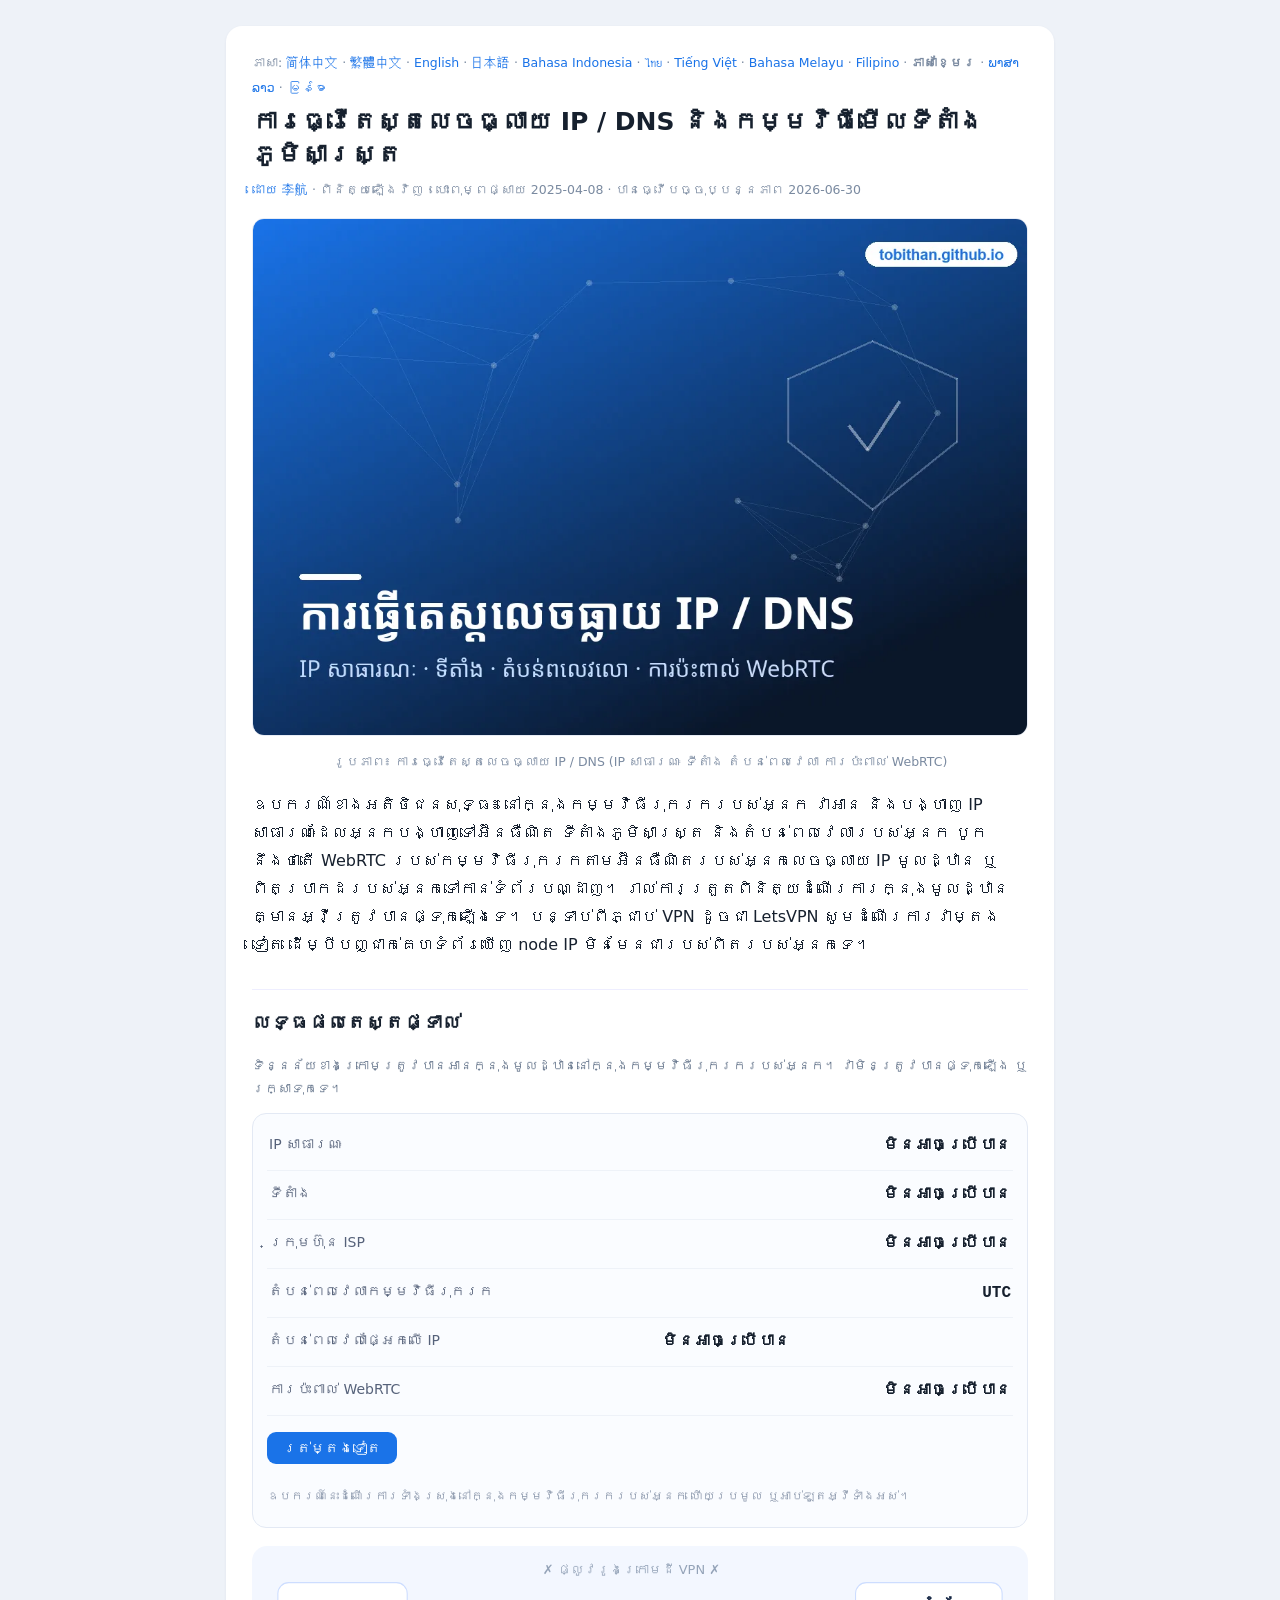
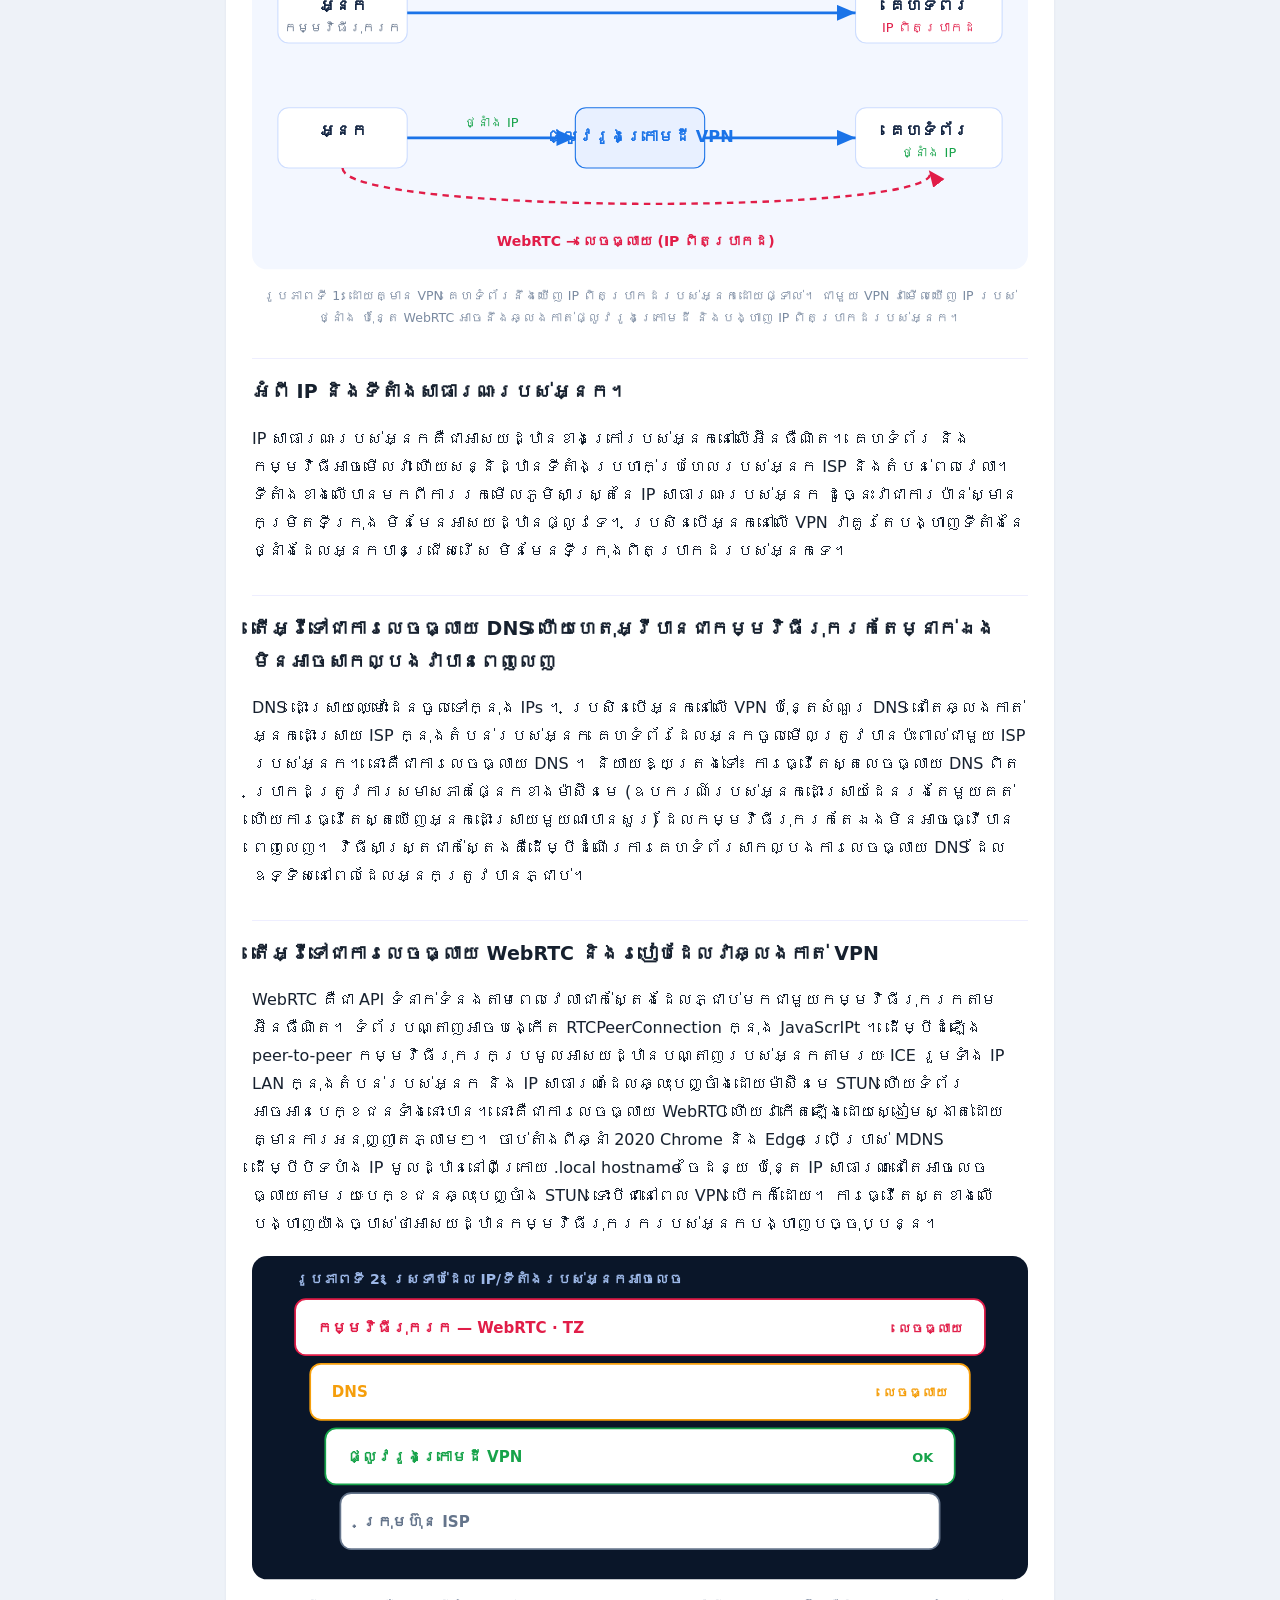
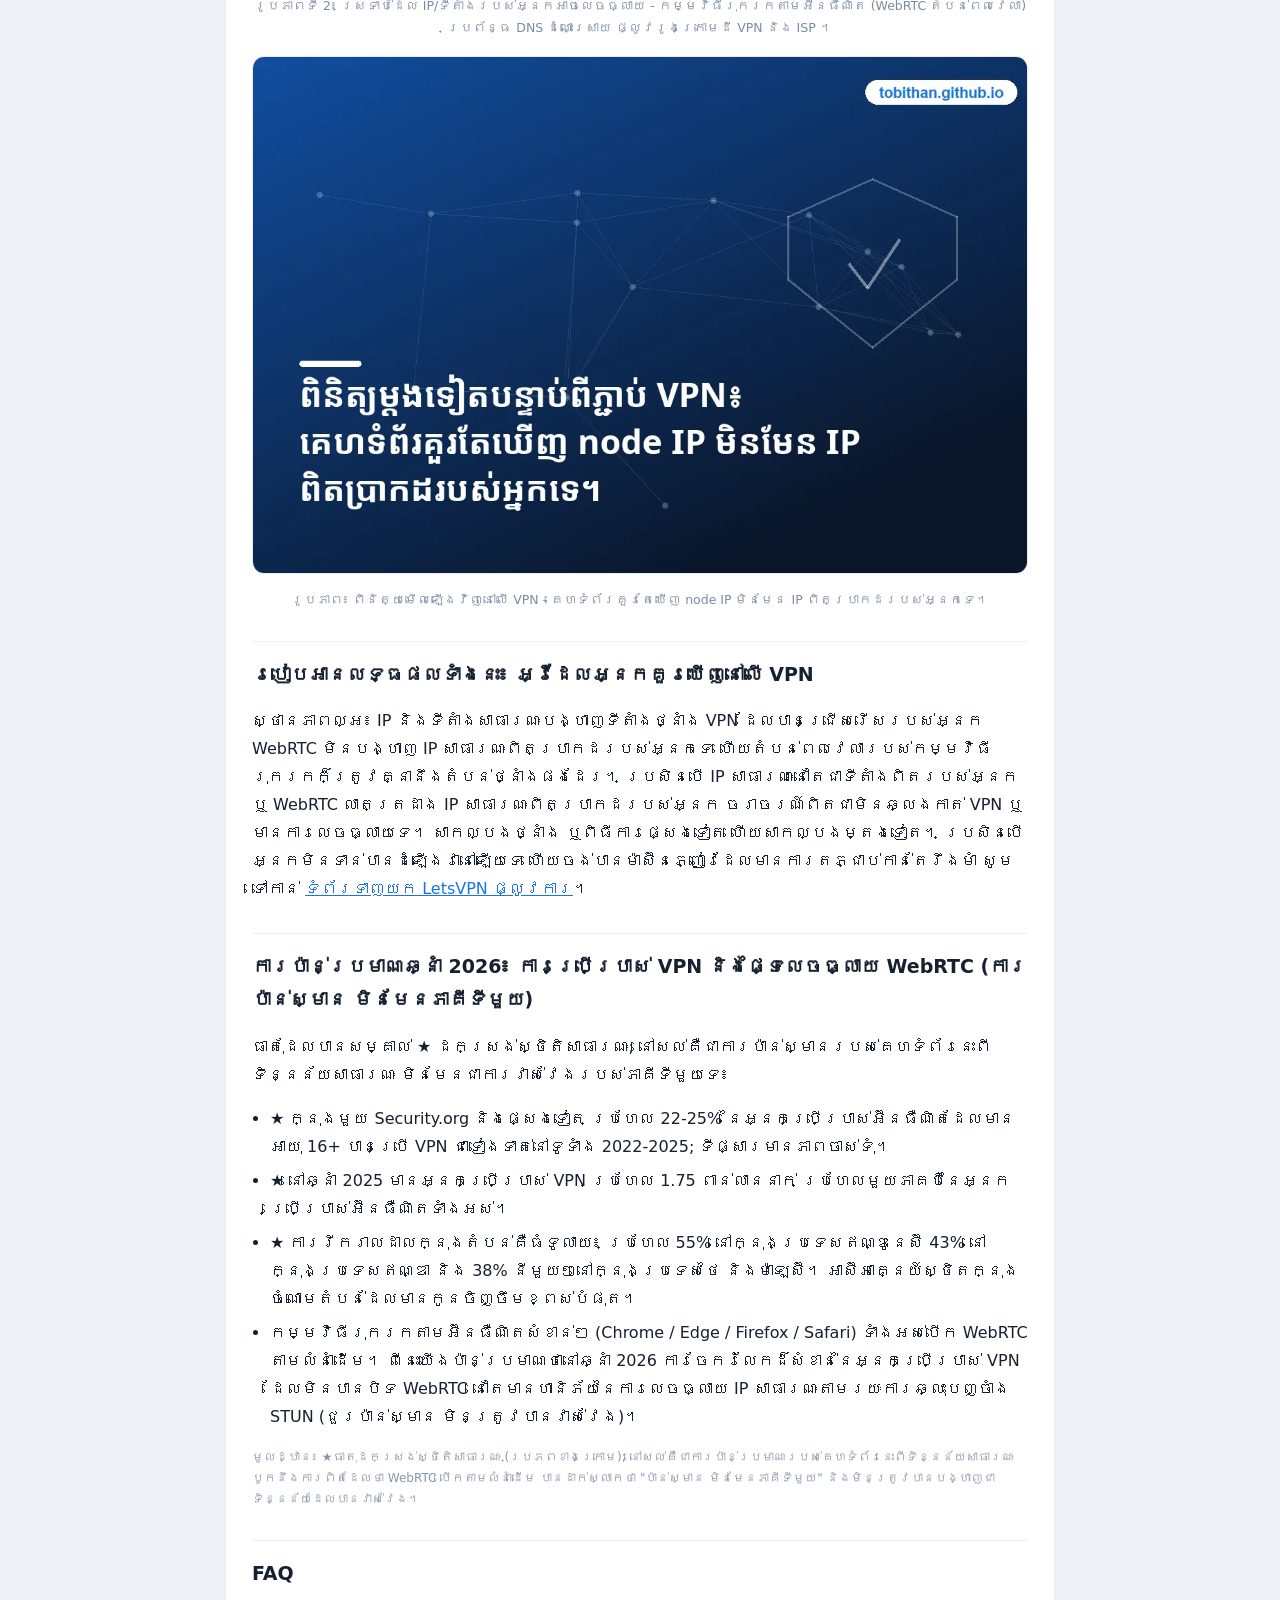
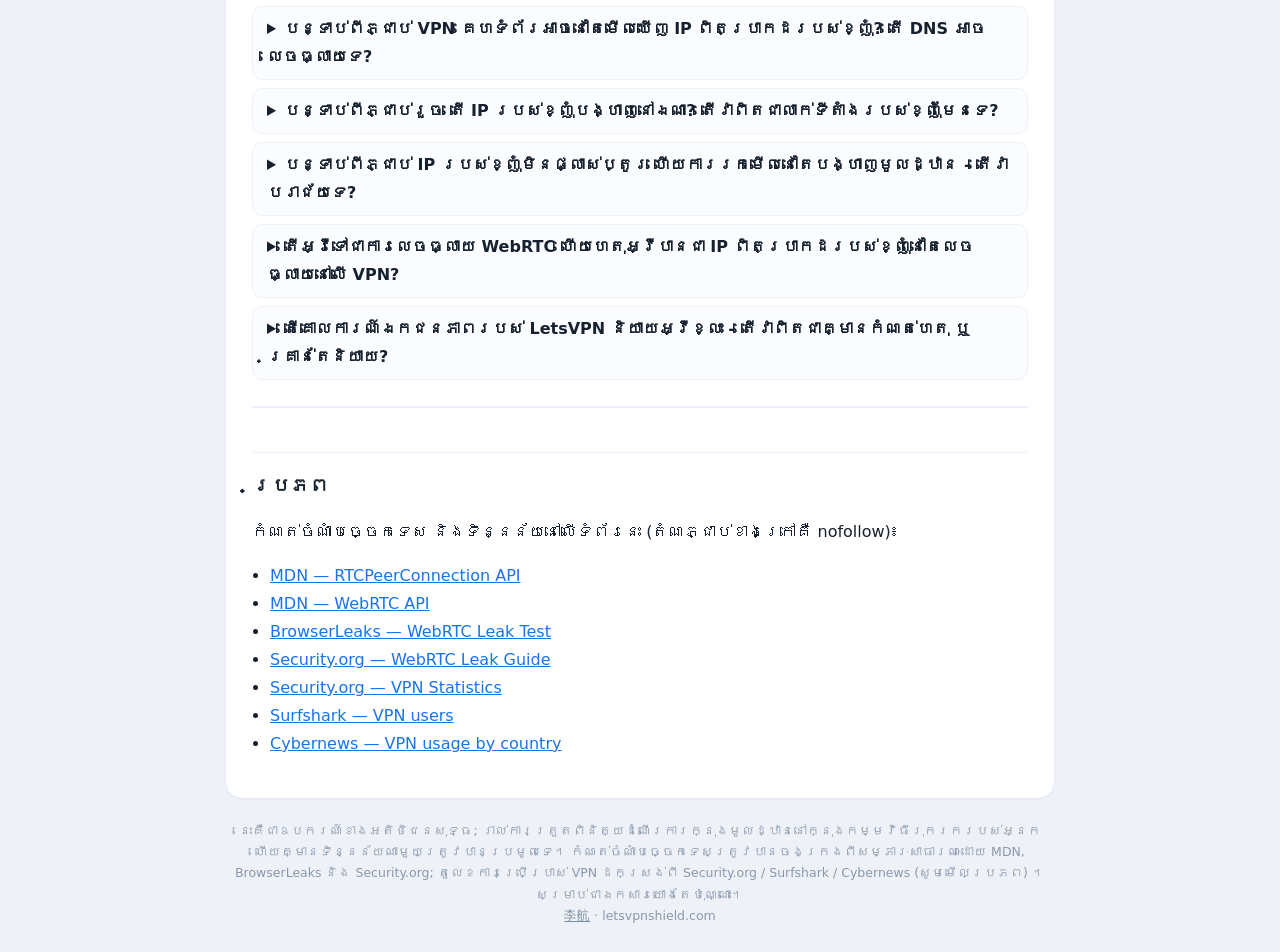
<file: km/index.html>
<!DOCTYPE html><html lang="km"><head><meta charset="utf-8">
<meta name="viewport" content="width=device-width,initial-scale=1">
<title>ការធ្វើតេស្តលេចធ្លាយ IP / DNS - ពិនិត្យមើល IP សាធារណៈរបស់អ្នក ទីតាំង តំបន់ពេលវេលា និងការប៉ះពាល់ WebRTC</title>
<meta name="description" content="ការធ្វើតេស្តលេចធ្លាយ IP/DNS លើបណ្តាញឥតគិតថ្លៃ៖ មើល IP សាធារណៈ ទីតាំងភូមិសាស្ត្រ និងតំបន់ពេលវេលារបស់អ្នកភ្លាមៗ ហើយរកមើលថាតើ WebRTC របស់កម្មវិធីរុករកតាមអ៊ីនធឺណិតរបស់អ្នកបង្ហាញ IP មូលដ្ឋាន ឬពិតប្រាកដរបស់អ្នក។ ដំណើរការយ៉ាងពេញលេញនៅក្នុងកម្មវិធីរុករករបស់អ្នក គ្មានអ្វីត្រូវបានផ្ទុកឡើងទេ។ បន្ទាប់ពីភ្ជាប់ VPN សូមប្រើវាដើម្បីផ្ទៀងផ្ទាត់ IP ពិតប្រាកដរបស់អ្នកត្រូវបានលាក់។">
<meta name="author" content="李航">
<meta name="robots" content="index,follow,max-image-preview:large,max-snippet:-1,max-video-preview:-1">
<link rel="canonical" href="https://tobithan.github.io/km/">
<meta property="og:type" content="website"><meta property="og:title" content="ការធ្វើតេស្តលេចធ្លាយ IP / DNS - ពិនិត្យមើល IP សាធារណៈរបស់អ្នក ទីតាំង តំបន់ពេលវេលា និងការប៉ះពាល់ WebRTC">
<meta property="og:description" content="ការធ្វើតេស្តលេចធ្លាយ IP/DNS លើបណ្តាញឥតគិតថ្លៃ៖ មើល IP សាធារណៈ ទីតាំងភូមិសាស្ត្រ និងតំបន់ពេលវេលារបស់អ្នកភ្លាមៗ ហើយរកមើលថាតើ WebRTC របស់កម្មវិធីរុករកតាមអ៊ីនធឺណិតរបស់អ្នកបង្ហាញ IP មូលដ្ឋាន ឬពិតប្រាកដរបស់អ្នក។ ដំណើរការយ៉ាងពេញលេញនៅក្នុងកម្មវិធីរុករករបស់អ្នក គ្មានអ្វីត្រូវបានផ្ទុកឡើងទេ។ បន្ទាប់ពីភ្ជាប់ VPN សូមប្រើវាដើម្បីផ្ទៀងផ្ទាត់ IP ពិតប្រាកដរបស់អ្នកត្រូវបានលាក់។"><meta property="og:locale" content="km_KH">
<meta property="og:url" content="https://tobithan.github.io/km/"><meta property="og:image" content="https://tobithan.github.io/img/cover_km.png">
<meta property="og:image:width" content="1120"><meta property="og:image:height" content="746">
<link rel="alternate" hreflang="zh-Hans" href="https://tobithan.github.io/">
<link rel="alternate" hreflang="zh-Hant" href="https://tobithan.github.io/zh-tw/">
<link rel="alternate" hreflang="en" href="https://tobithan.github.io/en/">
<link rel="alternate" hreflang="ja" href="https://tobithan.github.io/ja/">
<link rel="alternate" hreflang="id" href="https://tobithan.github.io/id/">
<link rel="alternate" hreflang="th" href="https://tobithan.github.io/th/">
<link rel="alternate" hreflang="vi" href="https://tobithan.github.io/vi/">
<link rel="alternate" hreflang="ms" href="https://tobithan.github.io/ms/">
<link rel="alternate" hreflang="fil" href="https://tobithan.github.io/fil/">
<link rel="alternate" hreflang="km" href="https://tobithan.github.io/km/">
<link rel="alternate" hreflang="lo" href="https://tobithan.github.io/lo/">
<link rel="alternate" hreflang="my" href="https://tobithan.github.io/my/">
<link rel="alternate" hreflang="x-default" href="https://tobithan.github.io/">
<script type="application/ld+json">
{
 "@context": "https://schema.org",
 "@graph": [
  {
   "@type": "WebApplication",
   "name": "ការធ្វើតេស្តលេចធ្លាយ IP / DNS និងកម្មវិធីមើលទីតាំងភូមិសាស្ត្រ",
   "url": "https://tobithan.github.io/km/",
   "applicationCategory": "SecurityApplication",
   "operatingSystem": "Web browser",
   "browserRequirements": "Requires JavaScript",
   "inLanguage": "km",
   "description": "ការធ្វើតេស្តលេចធ្លាយ IP/DNS លើបណ្តាញឥតគិតថ្លៃ៖ មើល IP សាធារណៈ ទីតាំងភូមិសាស្ត្រ និងតំបន់ពេលវេលារបស់អ្នកភ្លាមៗ ហើយរកមើលថាតើ WebRTC របស់កម្មវិធីរុករកតាមអ៊ីនធឺណិតរបស់អ្នកបង្ហាញ IP មូលដ្ឋាន ឬពិតប្រាកដរបស់អ្នក។ ដំណើរការយ៉ាងពេញលេញនៅក្នុងកម្មវិធីរុករករបស់អ្នក គ្មានអ្វីត្រូវបានផ្ទុកឡើងទេ។ បន្ទាប់ពីភ្ជាប់ VPN សូមប្រើវាដើម្បីផ្ទៀងផ្ទាត់ IP ពិតប្រាកដរបស់អ្នកត្រូវបានលាក់។",
   "isAccessibleForFree": true,
   "offers": {
    "@type": "Offer",
    "price": "0",
    "priceCurrency": "USD"
   },
   "author": {
    "@type": "Person",
    "name": "李航",
    "jobTitle": "ពិនិត្យឡើងវិញ",
    "url": "https://tobithan.github.io/about-editor/"
   }
  },
  {
   "@type": "FAQPage",
   "inLanguage": "km",
   "url": "https://tobithan.github.io/km/",
   "mainEntity": [
    {
     "@type": "Question",
     "name": "បន្ទាប់ពីភ្ជាប់ VPN គេហទំព័រអាចនៅតែមើលឃើញ IP ពិតប្រាកដរបស់ខ្ញុំ? តើ DNS អាចលេចធ្លាយទេ?",
     "acceptedAnswer": {
      "@type": "Answer",
      "text": "ជាធម្មតា នៅពេលដែល VPN ត្រូវបានភ្ជាប់ គេហទំព័រនឹងឃើញ node IP មិនមែន IP ពិតប្រាកដរបស់អ្នកទេ។ ប៉ុន្តែដើម្បីឱ្យមានភាពស្មោះត្រង់៖ ការពិនិត្យឡើងវិញឯករាជ្យបានកំណត់ហានិភ័យនៃការលេចធ្លាយ DNS នៅលើ LetsVPN ហើយ IP មិនតែងតែផ្លាស់ប្តូរបន្ទាប់ពីការប្តូរម៉ាស៊ីនមេនោះទេ នោះគឺជាការពិនិត្យមើលសហគមន៍ចាស់តែមួយ មិនត្រូវបានបញ្ជាក់ដោយអ្នកលក់ ឬប្រភពទីពីរទេ។ ប្រសិនបើឯកជនភាពមានសារៈសំខាន់ចំពោះអ្នក ការផ្លាស់ប្តូរជាក់ស្តែងគឺត្រូវដំណើរការការធ្វើតេស្តលេចធ្លាយ IP/DNS ដូចនេះបន្ទាប់ពីភ្ជាប់ និងបញ្ជាក់ IP និង DNS ពិតប្រាកដរបស់អ្នកមិនត្រូវបានលាតត្រដាង។ ប្រសិនបើពួកគេមាន សូមប្តូរថ្នាំង ឬពិធីការ ហើយផ្ទៀងផ្ទាត់ម្តងទៀត។"
     }
    },
    {
     "@type": "Question",
     "name": "បន្ទាប់ពីភ្ជាប់រួច តើ IP របស់ខ្ញុំបង្ហាញនៅឯណា? តើវាពិតជាលាក់ទីតាំងរបស់ខ្ញុំមែនទេ?",
     "acceptedAnswer": {
      "@type": "Answer",
      "text": "នៅពេលភ្ជាប់ IP ខាងក្រៅរបស់អ្នកគឺជាទីតាំងថ្នាំងដែលអ្នកបានជ្រើសរើស - ជ្រើសរើសថ្នាំងហុងកុង ហើយអ្នកបង្ហាញទីតាំងហុងកុង។ នោះហើយជារបៀបដែល VPN លាក់ទីតាំងពិតរបស់អ្នក។ អ្នកអាចប្តូរថ្នាំងតំបន់នៅក្នុងម៉ាស៊ីនភ្ញៀវ ដើម្បីផ្លាស់ប្តូរ IP ខាងក្រៅរបស់អ្នក។ ចំណាំថាការត្រួតពិនិត្យឯករាជ្យបានរាយការណ៍ថា IP មិនតែងតែផ្លាស់ប្តូរទេបន្ទាប់ពីប្តូរម៉ាស៊ីនមេ ហើយឃើញហានិភ័យលេចធ្លាយ DNS (ការពិនិត្យឡើងវិញចាស់តែមួយ មិនមែនប្រភពច្រើនបានបញ្ជាក់ទេ) ដូច្នេះបន្ទាប់ពីភ្ជាប់ វាជាការល្អក្នុងការផ្ទៀងផ្ទាត់ជាមួយនឹងការធ្វើតេស្ត IP ដែលទីតាំងរបស់អ្នកពិតជាបានផ្លាស់ប្តូរ។"
     }
    },
    {
     "@type": "Question",
     "name": "បន្ទាប់ពីភ្ជាប់ IP របស់ខ្ញុំមិនផ្លាស់ប្តូរ ហើយការរកមើលនៅតែបង្ហាញមូលដ្ឋាន - តើវាបរាជ័យទេ?",
     "acceptedAnswer": {
      "@type": "Answer",
      "text": "បាទ IP ដែលមិនផ្លាស់ប្តូរជាធម្មតាមានន័យថាចរាចរណ៍ពិតជាមិនឆ្លងកាត់ VPN ទេ។ សហគមន៍បានរាយការណ៍ថា IP របស់ LetsVPN មិនតែងតែផ្លាស់ប្តូរទេបន្ទាប់ពីប្តូរម៉ាស៊ីនមេ ដែលពិតជាករណីនេះ។ ជួសជុល៖ ភ្ជាប់ឡើងវិញទៅថ្នាំងតំបន់ផ្សេង បន្ទាប់មកសាកល្បងពិធីការមួយផ្សេងទៀត។ សម្អាតឃ្លាំងសម្ងាត់ ហើយចូលម្តងទៀត ធ្វើបច្ចុប្បន្នភាពទៅកំណែចុងក្រោយបំផុត ឬដំឡើងឡើងវិញ។ ត្រូវប្រាកដថាមិនមាន VPN/ប្រូកស៊ី ផ្សេងទៀតកំពុងចរាចរ។ បន្ទាប់ពីភ្ជាប់ឡើងវិញ សូមពិនិត្យមើល IP របស់អ្នកម្តងទៀតនៅទីនេះ - វារាប់ថាជោគជ័យតែនៅពេលដែលវាបង្ហាញប្រទេសដែលអ្នកបានជ្រើសរើសប៉ុណ្ណោះ។ នៅលើប្រព័ន្ធប្រតិបត្តិការ Android ក៏ត្រូវប្រាកដថាប្រព័ន្ធមិនសម្លាប់វានៅក្នុងផ្ទៃខាងក្រោយ។"
     }
    },
    {
     "@type": "Question",
     "name": "តើអ្វីទៅជាការលេចធ្លាយ WebRTC ហើយហេតុអ្វីបានជា IP ពិតប្រាកដរបស់ខ្ញុំនៅតែលេចធ្លាយនៅលើ VPN?",
     "acceptedAnswer": {
      "@type": "Answer",
      "text": "WebRTC គឺជា API ដែលភ្ជាប់មកជាមួយ peer-to-peer របស់កម្មវិធីរុករកតាមអ៊ីនធឺណិត។ ដោយគ្រាន់តែពីរបីបន្ទាត់នៃ JavaScrIPt ទំព័រមួយអាចបង្កើត RTCPeerConnection ហើយកម្មវិធីរុករកនឹងប្រមូលអាសយដ្ឋានបណ្តាញតាមរយៈ ICE ។ IP សាធារណៈដែលឆ្លុះបញ្ចាំងដោយម៉ាស៊ីនមេ STUN អាចជា IP ពិតប្រាកដរបស់អ្នក - សូម្បីតែនៅលើ VPN - ហើយទំព័រនោះអានវាដោយស្ងៀមស្ងាត់ដោយគ្មានប្រអប់បញ្ចូលការអនុញ្ញាត។ ចាប់តាំងពីឆ្នាំ 2020 Chrome/Edge បិទបាំង IP មូលដ្ឋានតាមរយៈ MDNS ប៉ុន្តែ IP សាធារណៈនៅតែអាចលេចធ្លាយ។ ប្រើការសាកល្បង WebRTC ខាងលើដើម្បីមើលអាសយដ្ឋានដែលកម្មវិធីរុករករបស់អ្នកបង្ហាញបច្ចុប្បន្ន។"
     }
    },
    {
     "@type": "Question",
     "name": "តើគោលការណ៍ឯកជនភាពរបស់ LetsVPN និយាយអ្វីខ្លះ - តើវាពិតជាគ្មានកំណត់ហេតុ ឬគ្រាន់តែនិយាយ?",
     "acceptedAnswer": {
      "@type": "Answer",
      "text": "និយាយឱ្យត្រង់ទៅ សម្ភារៈសាធារណៈដែលមានមិនមានអត្ថបទគោលការណ៍ឯកជនភាព LetsVPN ឬមាតិកាគ្មានកំណត់ហេតុដែលអាចផ្ទៀងផ្ទាត់បានទេ ដូច្នេះវាមិនអាចត្រូវបានបញ្ជាក់សម្រាប់; ដែលត្រូវការអត្ថបទគោលនយោបាយផ្លូវការ និងសវនកម្មភាគីទីបី។ សម្រាប់បរិបទ ការត្រួតពិនិត្យឯករាជ្យបានលើកឡើងពីការព្រួយបារម្ភអំពីការលេចធ្លាយ DNS (តែមួយ ចាស់ជាង មិនមែនប្រភពច្រើនបានបញ្ជាក់ទេ) ដែលអង្គុយនៅហាងឆេងជាមួយនឹងការមិនកត់ត្រាយ៉ាងតឹងរ៉ឹង។ ការហៅទូរសព្ទជាក់ស្តែង៖ ចាត់ទុកវាជាឧបករណ៍ប្តូរតាមតំបន់ / ការប្រើប្រាស់ទូទៅ ប្រើប្រាស់សេវាកម្មសវនកម្មសម្រាប់កិច្ចការដែលមានភាពរសើបខ្លាំង ហើយដំណើរការការធ្វើតេស្តលេចធ្លាយដោយខ្លួនឯងបន្ទាប់ពីភ្ជាប់ជាជាងការជឿជាក់លើការទាមទារទីផ្សារ។"
     }
    }
   ]
  }
 ]
}
</script>
<link rel="stylesheet" href="/style.css"></head>
<body><div class="wrap"><main>
<nav class="lvlang">ភាសា: <a href="/">简体中文</a> · <a href="/zh-tw/">繁體中文</a> · <a href="/en/">English</a> · <a href="/ja/">日本語</a> · <a href="/id/">Bahasa Indonesia</a> · <a href="/th/">ไทย</a> · <a href="/vi/">Tiếng Việt</a> · <a href="/ms/">Bahasa Melayu</a> · <a href="/fil/">Filipino</a> · <strong>ភាសាខ្មែរ</strong> · <a href="/lo/">ພາສາລາວ</a> · <a href="/my/">မြန်မာ</a></nav>
<h1>ការធ្វើតេស្តលេចធ្លាយ IP / DNS និងកម្មវិធីមើលទីតាំងភូមិសាស្ត្រ</h1>
<p class="lvby"><a rel="author" href="/about-editor/">ដោយ 李航</a> · ពិនិត្យឡើងវិញ · បោះពុម្ពផ្សាយ 2025-04-08 · បានធ្វើបច្ចុប្បន្នភាព 2026-06-30</p>
<figure class="lvpng"><picture><source type="image/webp" srcset="/img/cover_km.webp"><img src="/img/cover_km.png" alt="ការធ្វើតេស្តលេចធ្លាយ IP/DNS និងរូបភាពបង្ហាញទីតាំងភូមិសាស្ត្រ" fetchpriority="high" width="1120" height="746" style="width:100%;height:auto;border-radius:12px;border:1px solid #e7ecf5"></picture><figcaption>រូបភាព៖ ការធ្វើតេស្តលេចធ្លាយ IP / DNS (IP សាធារណៈ ទីតាំង តំបន់ពេលវេលា ការប៉ះពាល់ WebRTC)</figcaption></figure>
<p class="lvlead">ឧបករណ៍ខាងអតិថិជនសុទ្ធ៖ នៅក្នុងកម្មវិធីរុករករបស់អ្នក វាអាន និងបង្ហាញ IP សាធារណៈដែលអ្នកបង្ហាញទៅអ៊ីនធឺណិត ទីតាំងភូមិសាស្ត្រ និងតំបន់ពេលវេលារបស់អ្នក បូកនឹងថាតើ WebRTC របស់កម្មវិធីរុករកតាមអ៊ីនធឺណិតរបស់អ្នកលេចធ្លាយ IP មូលដ្ឋាន ឬពិតប្រាកដរបស់អ្នកទៅកាន់ទំព័របណ្ដាញ។ រាល់ការត្រួតពិនិត្យដំណើរការក្នុងមូលដ្ឋាន គ្មានអ្វីត្រូវបានផ្ទុកឡើងទេ។ បន្ទាប់ពីភ្ជាប់ VPN ដូចជា LetsVPN សូមដំណើរការវាម្តងទៀត ដើម្បីបញ្ជាក់គេហទំព័រឃើញ node IP មិនមែនជារបស់ពិតរបស់អ្នកទេ។</p>
<h2>លទ្ធផលតេស្តផ្ទាល់</h2>
<p class="lvtoolnote">ទិន្នន័យខាងក្រោមត្រូវបានអានក្នុងមូលដ្ឋាននៅក្នុងកម្មវិធីរុករករបស់អ្នក។ វាមិនត្រូវបានផ្ទុកឡើង ឬរក្សាទុកទេ។</p>
<div class="lvtool" id="lvtool">
<div class="lvrow"><span class="lvk">IP សាធារណៈ</span><span class="lvval" id="lv-ip">កំពុងពិនិត្យ...</span></div><div class="lvrow"><span class="lvk">ទីតាំង</span><span class="lvval" id="lv-geo">កំពុងពិនិត្យ...</span></div><div class="lvrow"><span class="lvk">ក្រុមហ៊ុន ISP</span><span class="lvval" id="lv-isp">កំពុងពិនិត្យ...</span></div><div class="lvrow"><span class="lvk">តំបន់ពេលវេលាកម្មវិធីរុករក</span><span class="lvval" id="lv-tzb">កំពុងពិនិត្យ...</span></div><div class="lvrow"><span class="lvk">តំបន់ពេលវេលាផ្អែកលើ IP</span><span class="lvval" id="lv-tzi">កំពុងពិនិត្យ...</span> <small id="lv-tzhint" class="lvhint"></small></div><div class="lvrow"><span class="lvk">ការប៉ះពាល់ WebRTC</span><span class="lvval" id="lv-webrtc-verdict">កំពុងពិនិត្យ...</span></div>
<div class="lvwebrtc" id="lv-webrtc"></div>
<button id="lv-rerun" type="button">រត់ម្តងទៀត</button>
<p class="lvnote">ឧបករណ៍នេះដំណើរការទាំងស្រុងនៅក្នុងកម្មវិធីរុករករបស់អ្នក ហើយប្រមូល ឬអាប់ឡូតអ្វីទាំងអស់។</p>
</div>
<figure class="lvsvg"><svg viewBox="0 0 720 300" xmlns="http://www.w3.org/2000/svg" role="img" aria-label="រូបភាពទី 1: ដោយគ្មាន VPN គេហទំព័រនឹងឃើញ IP ពិតប្រាកដរបស់អ្នកដោយផ្ទាល់។ ជាមួយ VPN វាមើលឃើញ IP របស់ថ្នាំង ប៉ុន្តែ WebRTC អាចនឹងឆ្លងកាត់ផ្លូវរូងក្រោមដី និងបង្ហាញ IP ពិតប្រាកដរបស់អ្នក។" style="width:100%;height:auto"><rect width="720" height="300" rx="14" fill="#f3f7ff"/><rect x="24" y="34" width="120" height="56" rx="10" fill="#fff" stroke="#cdddff"/><text x="84" y="60" text-anchor="middle" font-family="system-ui,Segoe UI,Arial,sans-serif" font-size="15" font-weight="700" fill="#0f213f">អ្នក</text><text x="84" y="80" text-anchor="middle" font-family="system-ui,Segoe UI,Arial,sans-serif" font-size="12" fill="#64748b">កម្មវិធីរុករក</text><rect x="560" y="34" width="136" height="56" rx="10" fill="#fff" stroke="#cdddff"/><text x="628" y="60" text-anchor="middle" font-family="system-ui,Segoe UI,Arial,sans-serif" font-size="15" font-weight="700" fill="#0f213f">គេហទំព័រ</text><text x="628" y="80" text-anchor="middle" font-family="system-ui,Segoe UI,Arial,sans-serif" font-size="12" fill="#e11d48">IP ពិតប្រាកដ</text><line x1="144" y1="62" x2="560" y2="62" stroke="#1a73e8" stroke-width="2.5" marker-end="url(#ar)"/><text x="352" y="26" text-anchor="middle" font-family="system-ui,Segoe UI,Arial,sans-serif" font-size="12" fill="#94a3b8">✗ ផ្លូវរូងក្រោមដី VPN ✗</text><rect x="24" y="150" width="120" height="56" rx="10" fill="#fff" stroke="#cdddff"/><text x="84" y="176" text-anchor="middle" font-family="system-ui,Segoe UI,Arial,sans-serif" font-size="15" font-weight="700" fill="#0f213f">អ្នក</text><rect x="300" y="150" width="120" height="56" rx="10" fill="#e8f0ff" stroke="#1a73e8"/><text x="360" y="182" text-anchor="middle" font-family="system-ui,Segoe UI,Arial,sans-serif" font-size="15" font-weight="700" fill="#1a73e8">ផ្លូវរូងក្រោមដី VPN</text><rect x="560" y="150" width="136" height="56" rx="10" fill="#fff" stroke="#cdddff"/><text x="628" y="176" text-anchor="middle" font-family="system-ui,Segoe UI,Arial,sans-serif" font-size="15" font-weight="700" fill="#0f213f">គេហទំព័រ</text><text x="628" y="196" text-anchor="middle" font-family="system-ui,Segoe UI,Arial,sans-serif" font-size="12" fill="#16a34a">ថ្នាំង IP</text><line x1="144" y1="178" x2="300" y2="178" stroke="#1a73e8" stroke-width="2.5" marker-end="url(#ar)"/><line x1="420" y1="178" x2="560" y2="178" stroke="#1a73e8" stroke-width="2.5" marker-end="url(#ar)"/><text x="222" y="168" text-anchor="middle" font-family="system-ui,Segoe UI,Arial,sans-serif" font-size="12" fill="#16a34a">ថ្នាំង IP</text><path d="M84 206 C84 250 660 250 628 208" fill="none" stroke="#e11d48" stroke-width="2.2" stroke-dasharray="6 5" marker-end="url(#arr)"/><text x="356" y="278" text-anchor="middle" font-family="system-ui,Segoe UI,Arial,sans-serif" font-size="13" font-weight="700" fill="#e11d48">WebRTC → លេចធ្លាយ (IP ពិតប្រាកដ)</text><defs><marker id="ar" markerWidth="9" markerHeight="9" refX="7" refY="3" orient="auto"><path d="M0,0 L7,3 L0,6 Z" fill="#1a73e8"/></marker><marker id="arr" markerWidth="9" markerHeight="9" refX="7" refY="3" orient="auto"><path d="M0,0 L7,3 L0,6 Z" fill="#e11d48"/></marker></defs></svg><figcaption>រូបភាពទី 1: ដោយគ្មាន VPN គេហទំព័រនឹងឃើញ IP ពិតប្រាកដរបស់អ្នកដោយផ្ទាល់។ ជាមួយ VPN វាមើលឃើញ IP របស់ថ្នាំង ប៉ុន្តែ WebRTC អាចនឹងឆ្លងកាត់ផ្លូវរូងក្រោមដី និងបង្ហាញ IP ពិតប្រាកដរបស់អ្នក។</figcaption></figure>
<h2>អំពី IP និងទីតាំងសាធារណៈរបស់អ្នក។</h2>
<p>IP សាធារណៈរបស់អ្នកគឺជាអាសយដ្ឋានខាងក្រៅរបស់អ្នកនៅលើអ៊ីនធឺណិត។ គេហទំព័រ និងកម្មវិធីអាចមើលវា ហើយសន្និដ្ឋានទីតាំងប្រហាក់ប្រហែលរបស់អ្នក ISP និងតំបន់ពេលវេលា។ ទីតាំងខាងលើបានមកពីការរកមើលភូមិសាស្ត្រនៃ IP សាធារណៈរបស់អ្នក ដូច្នេះវាជាការប៉ាន់ស្មានកម្រិតទីក្រុង មិនមែនអាសយដ្ឋានផ្លូវទេ។ ប្រសិនបើអ្នកនៅលើ VPN វាគួរតែបង្ហាញទីតាំងនៃថ្នាំងដែលអ្នកបានជ្រើសរើស មិនមែនទីក្រុងពិតប្រាកដរបស់អ្នកទេ។</p>
<h2>តើអ្វីទៅជាការលេចធ្លាយ DNS ហើយហេតុអ្វីបានជាកម្មវិធីរុករកតែម្នាក់ឯងមិនអាចសាកល្បងវាបានពេញលេញ</h2>
<p>DNS ដោះស្រាយឈ្មោះដែនចូលទៅក្នុង IPs ។ ប្រសិនបើអ្នកនៅលើ VPN ប៉ុន្តែសំណួរ DNS នៅតែឆ្លងកាត់អ្នកដោះស្រាយ ISP ក្នុងតំបន់របស់អ្នក គេហទំព័រដែលអ្នកចូលមើលត្រូវបានប៉ះពាល់ជាមួយ ISP របស់អ្នក។ នោះគឺជាការលេចធ្លាយ DNS ។ និយាយឱ្យត្រង់ទៅ៖ ការធ្វើតេស្តលេចធ្លាយ DNS ពិតប្រាកដត្រូវការសមាសភាគផ្នែកខាងម៉ាស៊ីនមេ (ឧបករណ៍របស់អ្នកដោះស្រាយដែនរងតែមួយគត់ ហើយការធ្វើតេស្តឃើញអ្នកដោះស្រាយមួយណាបានសួរ) ដែលកម្មវិធីរុករកតែឯងមិនអាចធ្វើបានពេញលេញ។ វិធីសាស្រ្តជាក់ស្តែងគឺដើម្បីដំណើរការគេហទំព័រសាកល្បងការលេចធ្លាយ DNS ដែលឧទ្ទិសនៅពេលដែលអ្នកត្រូវបានភ្ជាប់។</p>
<h2>តើអ្វីទៅជាការលេចធ្លាយ WebRTC និងរបៀបដែលវាឆ្លងកាត់ VPN</h2>
<p>WebRTC គឺជា API ទំនាក់ទំនងតាមពេលវេលាជាក់ស្តែងដែលភ្ជាប់មកជាមួយកម្មវិធីរុករកតាមអ៊ីនធឺណិត។ ទំព័របណ្តាញអាចបង្កើត RTCPeerConnection ក្នុង JavaScrIPt ។ ដើម្បីដំឡើង peer-to-peer កម្មវិធីរុករកប្រមូលអាសយដ្ឋានបណ្តាញរបស់អ្នកតាមរយៈ ICE រួមទាំង IP LAN ក្នុងតំបន់របស់អ្នក និង IP សាធារណៈដែលឆ្លុះបញ្ចាំងដោយម៉ាស៊ីនមេ STUN ហើយទំព័រអាចអានបេក្ខជនទាំងនោះបាន។ នោះគឺជាការលេចធ្លាយ WebRTC ហើយវាកើតឡើងដោយស្ងៀមស្ងាត់ដោយគ្មានការអនុញ្ញាតភ្លាមៗ។ ចាប់តាំងពីឆ្នាំ 2020 Chrome និង Edge ប្រើប្រាស់ MDNS ដើម្បីបិទបាំង IP មូលដ្ឋាននៅពីក្រោយ .local hostname ចៃដន្យ ប៉ុន្តែ IP សាធារណៈនៅតែអាចលេចធ្លាយតាមរយៈបេក្ខជនឆ្លុះបញ្ចាំង STUN ទោះបីជានៅពេល VPN បើកក៏ដោយ។ ការធ្វើតេស្តខាងលើបង្ហាញយ៉ាងច្បាស់ថាអាសយដ្ឋានកម្មវិធីរុករករបស់អ្នកបង្ហាញបច្ចុប្បន្ន។</p>
<figure class="lvsvg"><svg viewBox="0 0 720 300" xmlns="http://www.w3.org/2000/svg" role="img" aria-label="រូបភាពទី 2៖ ស្រទាប់ដែល IP/ទីតាំងរបស់អ្នកអាចលេចធ្លាយ - កម្មវិធីរុករកតាមអ៊ីនធឺណិត (WebRTC តំបន់ពេលវេលា) ប្រព័ន្ធ DNS ដំណោះស្រាយ ផ្លូវរូងក្រោមដី VPN និង ISP ។" style="width:100%;height:auto"><rect width="720" height="300" rx="14" fill="#0a1629"/><text x="40" y="26" font-family="system-ui,Segoe UI,Arial,sans-serif" font-size="13" font-weight="700" fill="#9db8e8">រូបភាពទី 2៖ ស្រទាប់ដែល IP/ទីតាំងរបស់អ្នកអាចលេច</text><rect x="40" y="40" width="640" height="52" rx="10" fill="#fff" stroke="#e11d48" stroke-width="1.6"/><text x="60" y="71" text-anchor="start" font-family="system-ui,Segoe UI,Arial,sans-serif" font-size="14" font-weight="700" fill="#e11d48">កម្មវិធីរុករក — WebRTC · TZ</text><text x="660" y="71" text-anchor="end" font-family="system-ui,Segoe UI,Arial,sans-serif" font-size="12" font-weight="700" fill="#e11d48">លេចធ្លាយ</text><rect x="54" y="100" width="612" height="52" rx="10" fill="#fff" stroke="#f59e0b" stroke-width="1.6"/><text x="74" y="131" text-anchor="start" font-family="system-ui,Segoe UI,Arial,sans-serif" font-size="14" font-weight="700" fill="#f59e0b">DNS</text><text x="646" y="131" text-anchor="end" font-family="system-ui,Segoe UI,Arial,sans-serif" font-size="12" font-weight="700" fill="#f59e0b">លេចធ្លាយ</text><rect x="68" y="160" width="584" height="52" rx="10" fill="#fff" stroke="#16a34a" stroke-width="1.6"/><text x="88" y="191" text-anchor="start" font-family="system-ui,Segoe UI,Arial,sans-serif" font-size="14" font-weight="700" fill="#16a34a">ផ្លូវរូងក្រោមដី VPN</text><text x="632" y="191" text-anchor="end" font-family="system-ui,Segoe UI,Arial,sans-serif" font-size="12" font-weight="700" fill="#16a34a">OK</text><rect x="82" y="220" width="556" height="52" rx="10" fill="#fff" stroke="#64748b" stroke-width="1.6"/><text x="102" y="251" text-anchor="start" font-family="system-ui,Segoe UI,Arial,sans-serif" font-size="14" font-weight="700" fill="#64748b">ក្រុមហ៊ុន ISP</text></svg><figcaption>រូបភាពទី 2៖ ស្រទាប់ដែល IP/ទីតាំងរបស់អ្នកអាចលេចធ្លាយ - កម្មវិធីរុករកតាមអ៊ីនធឺណិត (WebRTC តំបន់ពេលវេលា) ប្រព័ន្ធ DNS ដំណោះស្រាយ ផ្លូវរូងក្រោមដី VPN និង ISP ។</figcaption></figure>
<figure class="lvpng"><picture><source type="image/webp" srcset="/img/board_km.webp"><img src="/img/board_km.png" alt="រូបភាពនៃការផ្ទៀងផ្ទាត់ឡើងវិញជាមួយនឹងការធ្វើតេស្ត IP ថាតើ IP ពិតត្រូវបានលាក់នៅលើ VPN ដែរឬទេ" loading="lazy" width="1120" height="746" style="width:100%;height:auto;border-radius:12px;border:1px solid #e7ecf5"></picture><figcaption>រូបភាព៖ ពិនិត្យមើលឡើងវិញនៅលើ VPN - គេហទំព័រគួរតែឃើញ node IP មិនមែន IP ពិតប្រាកដរបស់អ្នកទេ។</figcaption></figure>
<h2>របៀបអានលទ្ធផលទាំងនេះ៖ អ្វីដែលអ្នកគួរឃើញនៅលើ VPN</h2>
<p>ស្ថានភាពល្អ៖ IP និងទីតាំងសាធារណៈបង្ហាញទីតាំងថ្នាំង VPN ដែលបានជ្រើសរើសរបស់អ្នក WebRTC មិនបង្ហាញ IP សាធារណៈពិតប្រាកដរបស់អ្នកទេ ហើយតំបន់ពេលវេលារបស់កម្មវិធីរុករកក៏ត្រូវគ្នានឹងតំបន់ថ្នាំងផងដែរ។ ប្រសិនបើ IP សាធារណៈនៅតែជាទីតាំងពិតរបស់អ្នក ឬ WebRTC លាតត្រដាង IP សាធារណៈពិតប្រាកដរបស់អ្នក ចរាចរណ៍ពិតជាមិនឆ្លងកាត់ VPN ឬមានការលេចធ្លាយទេ។ សាកល្បងថ្នាំង ឬពិធីការផ្សេងទៀត ហើយសាកល្បងម្តងទៀត។ ប្រសិនបើអ្នកមិនទាន់បានដំឡើងវានៅឡើយទេ ហើយចង់បានម៉ាស៊ីនភ្ញៀវដែលមានការតភ្ជាប់កាន់តែរឹងមាំ សូមទៅកាន់ <a href="https://letsvpnshield.com/download/">ទំព័រទាញយក LetsVPN ផ្លូវការ</a>។</p>
<section id="lv-data2026" class="lvdata"><h2>ការប៉ាន់ប្រមាណឆ្នាំ 2026៖ ការប្រើប្រាស់ VPN និងផ្ទៃលេចធ្លាយ WebRTC (ការប៉ាន់ស្មាន មិនមែនភាគីទីមួយ)</h2>
<p>ធាតុដែលបានសម្គាល់ ★ ដកស្រង់ស្ថិតិសាធារណៈ; នៅសល់គឺជាការប៉ាន់ស្មានរបស់គេហទំព័រនេះពីទិន្នន័យសាធារណៈ មិនមែនជាការវាស់វែងរបស់ភាគីទីមួយទេ៖</p>
<ul><li>★ ក្នុងមួយ Security.org និងផ្សេងទៀត ប្រហែល 22-25% នៃអ្នកប្រើប្រាស់អ៊ីនធឺណិតដែលមានអាយុ 16+ បានប្រើ VPN ជាទៀងទាត់នៅទូទាំង 2022-2025; ទីផ្សារមានភាពចាស់ទុំ។</li><li>★ នៅឆ្នាំ 2025 មានអ្នកប្រើប្រាស់ VPN ប្រហែល 1.75 ពាន់លាននាក់ ប្រហែលមួយភាគបីនៃអ្នកប្រើប្រាស់អ៊ីនធឺណិតទាំងអស់។</li><li>★ ការរីករាលដាលក្នុងតំបន់គឺធំទូលាយ៖ ប្រហែល 55% នៅក្នុងប្រទេសឥណ្ឌូនេស៊ី 43% នៅក្នុងប្រទេសឥណ្ឌា និង 38% នីមួយៗនៅក្នុងប្រទេសថៃ និងម៉ាឡេស៊ី។ អាស៊ីអាគ្នេយ៍ស្ថិតក្នុងចំណោមតំបន់ដែលមានកូនចិញ្ចឹមខ្ពស់បំផុត។</li><li>កម្មវិធីរុករកតាមអ៊ីនធឺណិតសំខាន់ៗ (Chrome / Edge / Firefox / Safari) ទាំងអស់បើក WebRTC តាមលំនាំដើម។ ពីនេះយើងប៉ាន់ប្រមាណថានៅឆ្នាំ 2026 ការចែករំលែកដ៏សំខាន់នៃអ្នកប្រើប្រាស់ VPN ដែលមិនបានបិទ WebRTC នៅតែមានហានិភ័យនៃការលេចធ្លាយ IP សាធារណៈតាមរយៈការឆ្លុះបញ្ចាំង STUN (ជួរប៉ាន់ស្មាន មិនត្រូវបានវាស់វែង)។</li></ul>
<p class="lvnote">មូលដ្ឋាន៖ ★ធាតុដកស្រង់ស្ថិតិសាធារណៈ (ប្រភពខាងក្រោម); នៅសល់គឺជាការប៉ាន់ប្រមាណរបស់គេហទំព័រនេះពីទិន្នន័យសាធារណៈ បូកនឹងការពិតដែលថា WebRTC បើកតាមលំនាំដើម បានដាក់ស្លាកថា "ប៉ាន់ស្មាន មិនមែនភាគីទីមួយ" និងមិនត្រូវបានបង្ហាញជាទិន្នន័យដែលបានវាស់វែង។</p></section>
<h2>FAQ</h2>
<div class="lvfaqs"><details class="lvfaq"><summary>បន្ទាប់ពីភ្ជាប់ VPN គេហទំព័រអាចនៅតែមើលឃើញ IP ពិតប្រាកដរបស់ខ្ញុំ? តើ DNS អាចលេចធ្លាយទេ?</summary><p>ជាធម្មតា នៅពេលដែល VPN ត្រូវបានភ្ជាប់ គេហទំព័រនឹងឃើញ node IP មិនមែន IP ពិតប្រាកដរបស់អ្នកទេ។ ប៉ុន្តែដើម្បីឱ្យមានភាពស្មោះត្រង់៖ ការពិនិត្យឡើងវិញឯករាជ្យបានកំណត់ហានិភ័យនៃការលេចធ្លាយ DNS នៅលើ LetsVPN ហើយ IP មិនតែងតែផ្លាស់ប្តូរបន្ទាប់ពីការប្តូរម៉ាស៊ីនមេនោះទេ នោះគឺជាការពិនិត្យមើលសហគមន៍ចាស់តែមួយ មិនត្រូវបានបញ្ជាក់ដោយអ្នកលក់ ឬប្រភពទីពីរទេ។ ប្រសិនបើឯកជនភាពមានសារៈសំខាន់ចំពោះអ្នក ការផ្លាស់ប្តូរជាក់ស្តែងគឺត្រូវដំណើរការការធ្វើតេស្តលេចធ្លាយ IP/DNS ដូចនេះបន្ទាប់ពីភ្ជាប់ និងបញ្ជាក់ IP និង DNS ពិតប្រាកដរបស់អ្នកមិនត្រូវបានលាតត្រដាង។ ប្រសិនបើពួកគេមាន សូមប្តូរថ្នាំង ឬពិធីការ ហើយផ្ទៀងផ្ទាត់ម្តងទៀត។</p></details>
<details class="lvfaq"><summary>បន្ទាប់ពីភ្ជាប់រួច តើ IP របស់ខ្ញុំបង្ហាញនៅឯណា? តើវាពិតជាលាក់ទីតាំងរបស់ខ្ញុំមែនទេ?</summary><p>នៅពេលភ្ជាប់ IP ខាងក្រៅរបស់អ្នកគឺជាទីតាំងថ្នាំងដែលអ្នកបានជ្រើសរើស - ជ្រើសរើសថ្នាំងហុងកុង ហើយអ្នកបង្ហាញទីតាំងហុងកុង។ នោះហើយជារបៀបដែល VPN លាក់ទីតាំងពិតរបស់អ្នក។ អ្នកអាចប្តូរថ្នាំងតំបន់នៅក្នុងម៉ាស៊ីនភ្ញៀវ ដើម្បីផ្លាស់ប្តូរ IP ខាងក្រៅរបស់អ្នក។ ចំណាំថាការត្រួតពិនិត្យឯករាជ្យបានរាយការណ៍ថា IP មិនតែងតែផ្លាស់ប្តូរទេបន្ទាប់ពីប្តូរម៉ាស៊ីនមេ ហើយឃើញហានិភ័យលេចធ្លាយ DNS (ការពិនិត្យឡើងវិញចាស់តែមួយ មិនមែនប្រភពច្រើនបានបញ្ជាក់ទេ) ដូច្នេះបន្ទាប់ពីភ្ជាប់ វាជាការល្អក្នុងការផ្ទៀងផ្ទាត់ជាមួយនឹងការធ្វើតេស្ត IP ដែលទីតាំងរបស់អ្នកពិតជាបានផ្លាស់ប្តូរ។</p></details>
<details class="lvfaq"><summary>បន្ទាប់ពីភ្ជាប់ IP របស់ខ្ញុំមិនផ្លាស់ប្តូរ ហើយការរកមើលនៅតែបង្ហាញមូលដ្ឋាន - តើវាបរាជ័យទេ?</summary><p>បាទ IP ដែលមិនផ្លាស់ប្តូរជាធម្មតាមានន័យថាចរាចរណ៍ពិតជាមិនឆ្លងកាត់ VPN ទេ។ សហគមន៍បានរាយការណ៍ថា IP របស់ LetsVPN មិនតែងតែផ្លាស់ប្តូរទេបន្ទាប់ពីប្តូរម៉ាស៊ីនមេ ដែលពិតជាករណីនេះ។ ជួសជុល៖ ភ្ជាប់ឡើងវិញទៅថ្នាំងតំបន់ផ្សេង បន្ទាប់មកសាកល្បងពិធីការមួយផ្សេងទៀត។ សម្អាតឃ្លាំងសម្ងាត់ ហើយចូលម្តងទៀត ធ្វើបច្ចុប្បន្នភាពទៅកំណែចុងក្រោយបំផុត ឬដំឡើងឡើងវិញ។ ត្រូវប្រាកដថាមិនមាន VPN/ប្រូកស៊ី ផ្សេងទៀតកំពុងចរាចរ។ បន្ទាប់ពីភ្ជាប់ឡើងវិញ សូមពិនិត្យមើល IP របស់អ្នកម្តងទៀតនៅទីនេះ - វារាប់ថាជោគជ័យតែនៅពេលដែលវាបង្ហាញប្រទេសដែលអ្នកបានជ្រើសរើសប៉ុណ្ណោះ។ នៅលើប្រព័ន្ធប្រតិបត្តិការ Android ក៏ត្រូវប្រាកដថាប្រព័ន្ធមិនសម្លាប់វានៅក្នុងផ្ទៃខាងក្រោយ។</p></details>
<details class="lvfaq"><summary>តើអ្វីទៅជាការលេចធ្លាយ WebRTC ហើយហេតុអ្វីបានជា IP ពិតប្រាកដរបស់ខ្ញុំនៅតែលេចធ្លាយនៅលើ VPN?</summary><p>WebRTC គឺជា API ដែលភ្ជាប់មកជាមួយ peer-to-peer របស់កម្មវិធីរុករកតាមអ៊ីនធឺណិត។ ដោយគ្រាន់តែពីរបីបន្ទាត់នៃ JavaScrIPt ទំព័រមួយអាចបង្កើត RTCPeerConnection ហើយកម្មវិធីរុករកនឹងប្រមូលអាសយដ្ឋានបណ្តាញតាមរយៈ ICE ។ IP សាធារណៈដែលឆ្លុះបញ្ចាំងដោយម៉ាស៊ីនមេ STUN អាចជា IP ពិតប្រាកដរបស់អ្នក - សូម្បីតែនៅលើ VPN - ហើយទំព័រនោះអានវាដោយស្ងៀមស្ងាត់ដោយគ្មានប្រអប់បញ្ចូលការអនុញ្ញាត។ ចាប់តាំងពីឆ្នាំ 2020 Chrome/Edge បិទបាំង IP មូលដ្ឋានតាមរយៈ MDNS ប៉ុន្តែ IP សាធារណៈនៅតែអាចលេចធ្លាយ។ ប្រើការសាកល្បង WebRTC ខាងលើដើម្បីមើលអាសយដ្ឋានដែលកម្មវិធីរុករករបស់អ្នកបង្ហាញបច្ចុប្បន្ន។</p></details>
<details class="lvfaq"><summary>តើគោលការណ៍ឯកជនភាពរបស់ LetsVPN និយាយអ្វីខ្លះ - តើវាពិតជាគ្មានកំណត់ហេតុ ឬគ្រាន់តែនិយាយ?</summary><p>និយាយឱ្យត្រង់ទៅ សម្ភារៈសាធារណៈដែលមានមិនមានអត្ថបទគោលការណ៍ឯកជនភាព LetsVPN ឬមាតិកាគ្មានកំណត់ហេតុដែលអាចផ្ទៀងផ្ទាត់បានទេ ដូច្នេះវាមិនអាចត្រូវបានបញ្ជាក់សម្រាប់; ដែលត្រូវការអត្ថបទគោលនយោបាយផ្លូវការ និងសវនកម្មភាគីទីបី។ សម្រាប់បរិបទ ការត្រួតពិនិត្យឯករាជ្យបានលើកឡើងពីការព្រួយបារម្ភអំពីការលេចធ្លាយ DNS (តែមួយ ចាស់ជាង មិនមែនប្រភពច្រើនបានបញ្ជាក់ទេ) ដែលអង្គុយនៅហាងឆេងជាមួយនឹងការមិនកត់ត្រាយ៉ាងតឹងរ៉ឹង។ ការហៅទូរសព្ទជាក់ស្តែង៖ ចាត់ទុកវាជាឧបករណ៍ប្តូរតាមតំបន់ / ការប្រើប្រាស់ទូទៅ ប្រើប្រាស់សេវាកម្មសវនកម្មសម្រាប់កិច្ចការដែលមានភាពរសើបខ្លាំង ហើយដំណើរការការធ្វើតេស្តលេចធ្លាយដោយខ្លួនឯងបន្ទាប់ពីភ្ជាប់ជាជាងការជឿជាក់លើការទាមទារទីផ្សារ។</p></details>
</div>
<div class="related"><h2>ប្រភព</h2><p>កំណត់ចំណាំបច្ចេកទេស និងទិន្នន័យនៅលើទំព័រនេះ (តំណភ្ជាប់ខាងក្រៅគឺ nofollow)៖</p><ul><li><a href="https://developer.mozilla.org/en-US/docs/Web/API/RTCPeerConnection" rel="nofollow noopener" target="_blank">MDN — RTCPeerConnection API</a></li><li><a href="https://developer.mozilla.org/en-US/docs/Web/API/WebRTC_API" rel="nofollow noopener" target="_blank">MDN — WebRTC API</a></li><li><a href="https://browserleaks.com/webrtc" rel="nofollow noopener" target="_blank">BrowserLeaks — WebRTC Leak Test</a></li><li><a href="https://www.security.org/vpn/webrtc-leak/" rel="nofollow noopener" target="_blank">Security.org — WebRTC Leak Guide</a></li><li><a href="https://www.security.org/vpn/statistics/" rel="nofollow noopener" target="_blank">Security.org — VPN Statistics</a></li><li><a href="https://surfshark.com/blog/vpn-users" rel="nofollow noopener" target="_blank">Surfshark — VPN users</a></li><li><a href="https://cybernews.com/best-vpn/vpn-usage-by-country/" rel="nofollow noopener" target="_blank">Cybernews — VPN usage by country</a></li></ul></div>
</main>
<footer>នេះគឺជាឧបករណ៍ខាងអតិថិជនសុទ្ធ; រាល់ការត្រួតពិនិត្យដំណើរការក្នុងមូលដ្ឋាននៅក្នុងកម្មវិធីរុករករបស់អ្នក ហើយគ្មានទិន្នន័យណាមួយត្រូវបានប្រមូលទេ។ កំណត់ចំណាំបច្ចេកទេសត្រូវបានចងក្រងពីសម្ភារៈសាធារណៈដោយ MDN, BrowserLeaks និង Security.org; តួលេខការប្រើប្រាស់ VPN ដកស្រង់ពី Security.org / Surfshark / Cybernews (សូមមើលប្រភព) ។ សម្រាប់ជាឯកសារយោងតែប៉ុណ្ណោះ។<br><a rel="author" href="/about-editor/">李航</a> · letsvpnshield.com</footer>
</div>
<script>window.LV_I18N={"checking": "កំពុងពិនិត្យ...", "na": "មិនអាចប្រើបាន", "none_detected": "រកមិនឃើញទេ។", "leak_public": "IP សាធារណៈត្រូវបានបង្ហាញតាមរយៈ WebRTC", "leak_local": "មានតែ IP មូលដ្ឋាន/LAN ប៉ុណ្ណោះដែលត្រូវបានលាតត្រដាង", "ok_safe": "រកមិនឃើញការលេចធ្លាយ IP សាធារណៈរបស់ WebRTC ទេ។", "mismatch_tz": "តំបន់ពេលវេលាកម្មវិធីរុករកខុសពីតំបន់ពេលវេលា IP ។ នេះអាចបង្ហាញពីតំបន់ពិតរបស់អ្នក។", "rerun": "រត់ម្តងទៀត", "rtc_public": "សាធារណៈ", "rtc_local": "ក្នុងស្រុក", "rtc_mdns": "MDNS-លាក់"};</script><script src="/tool.js"></script></body></html>
</file>
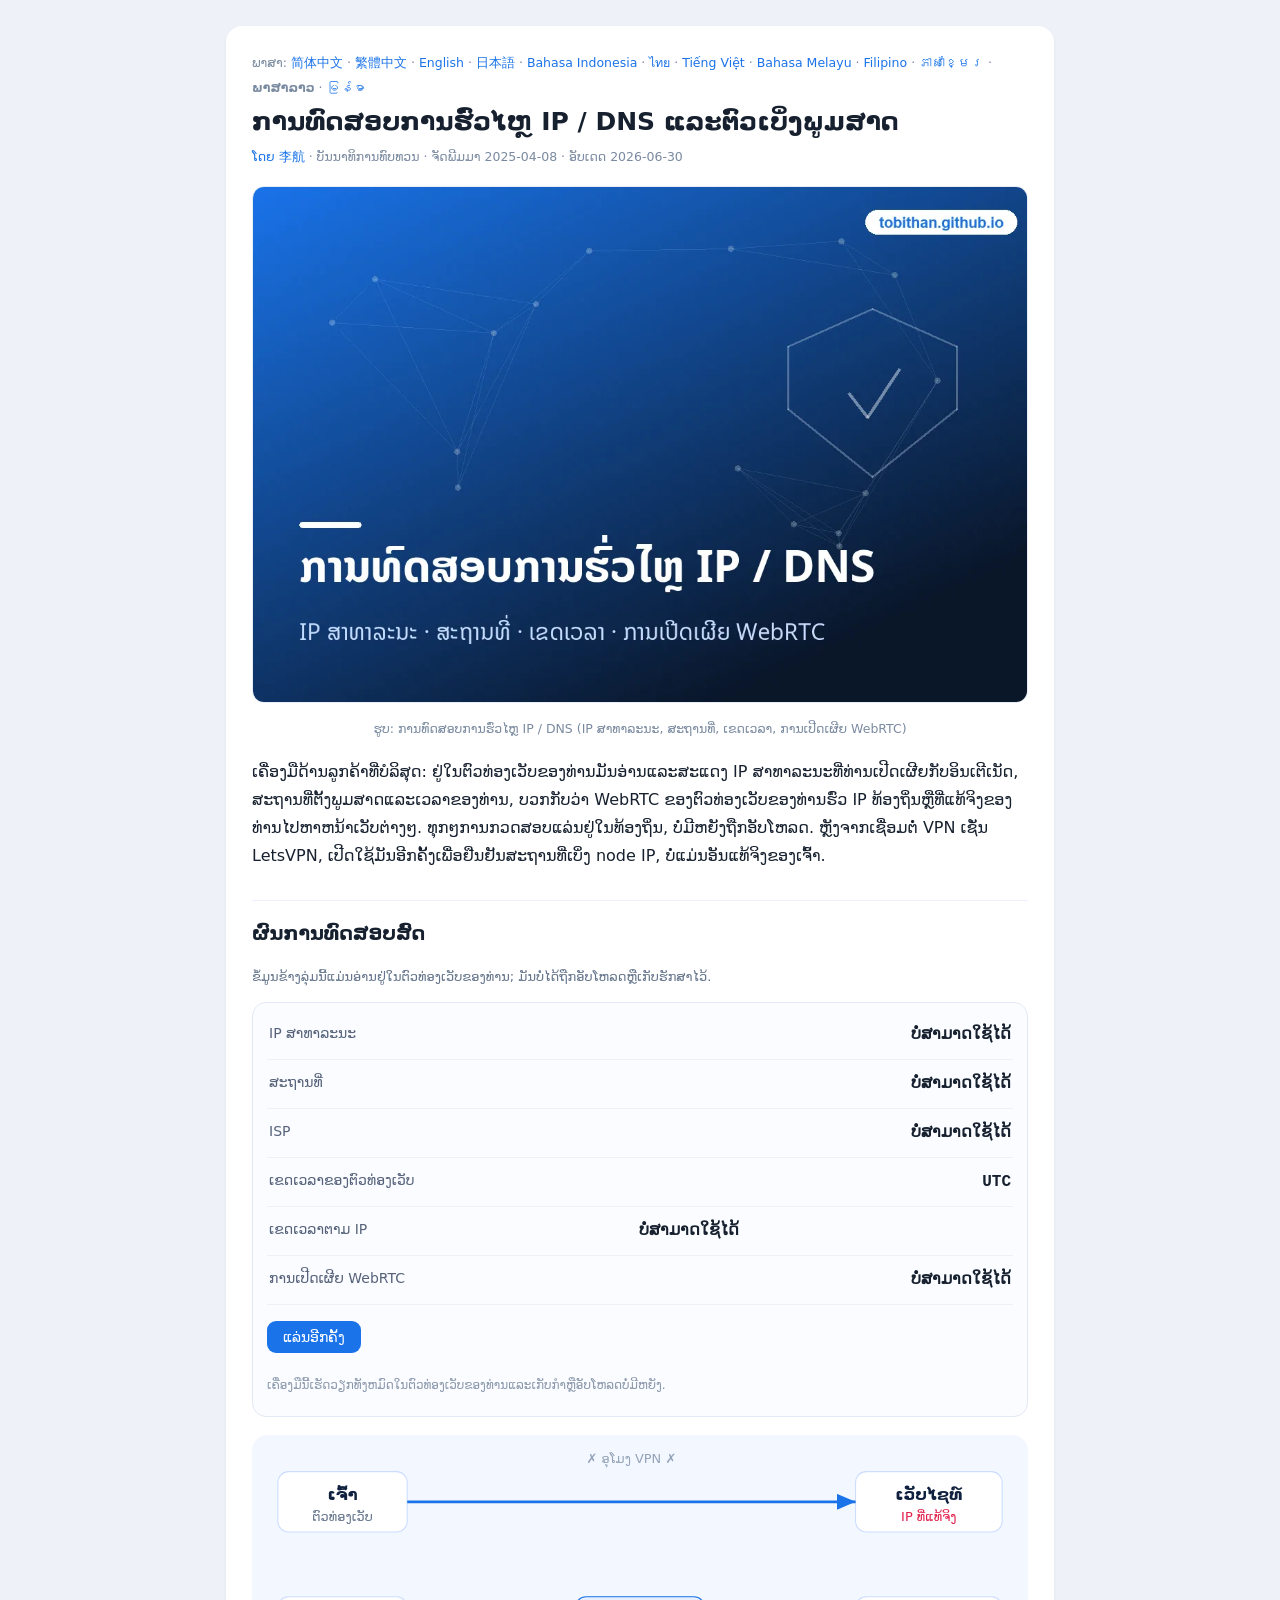
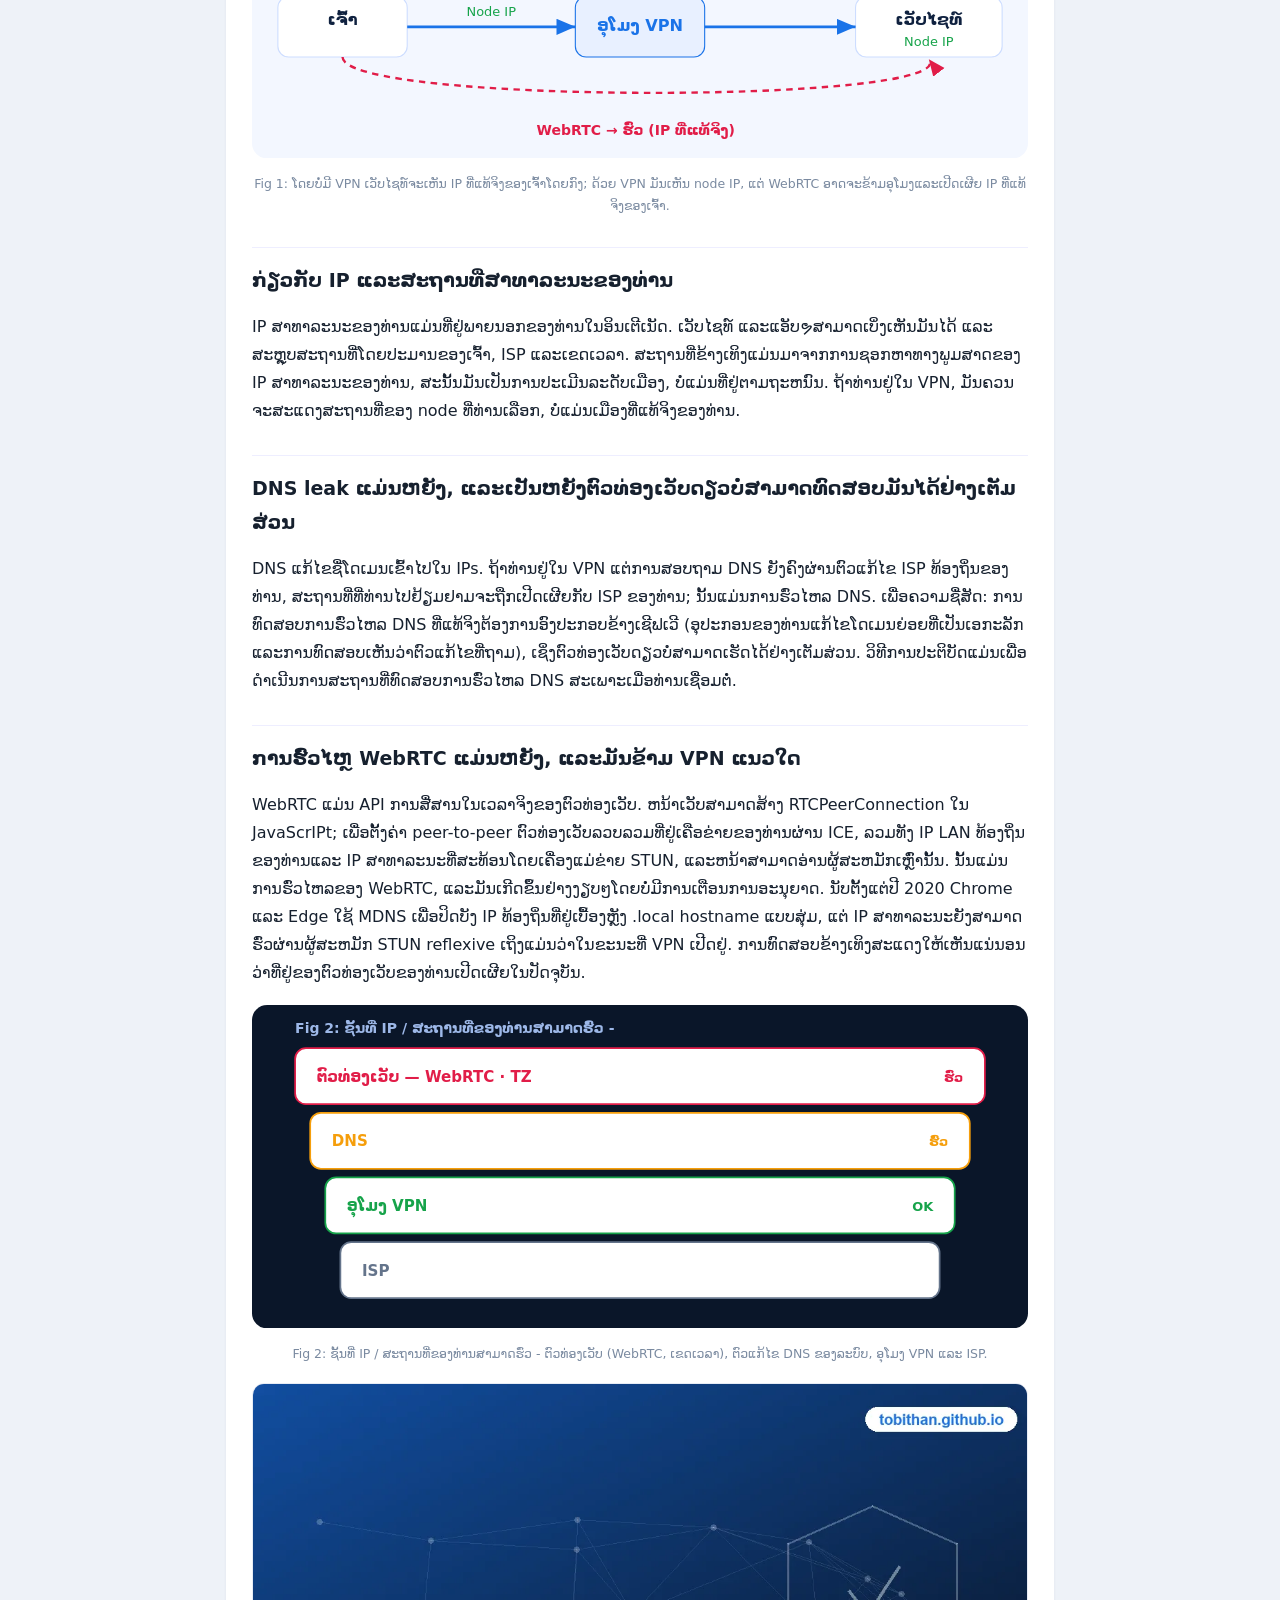
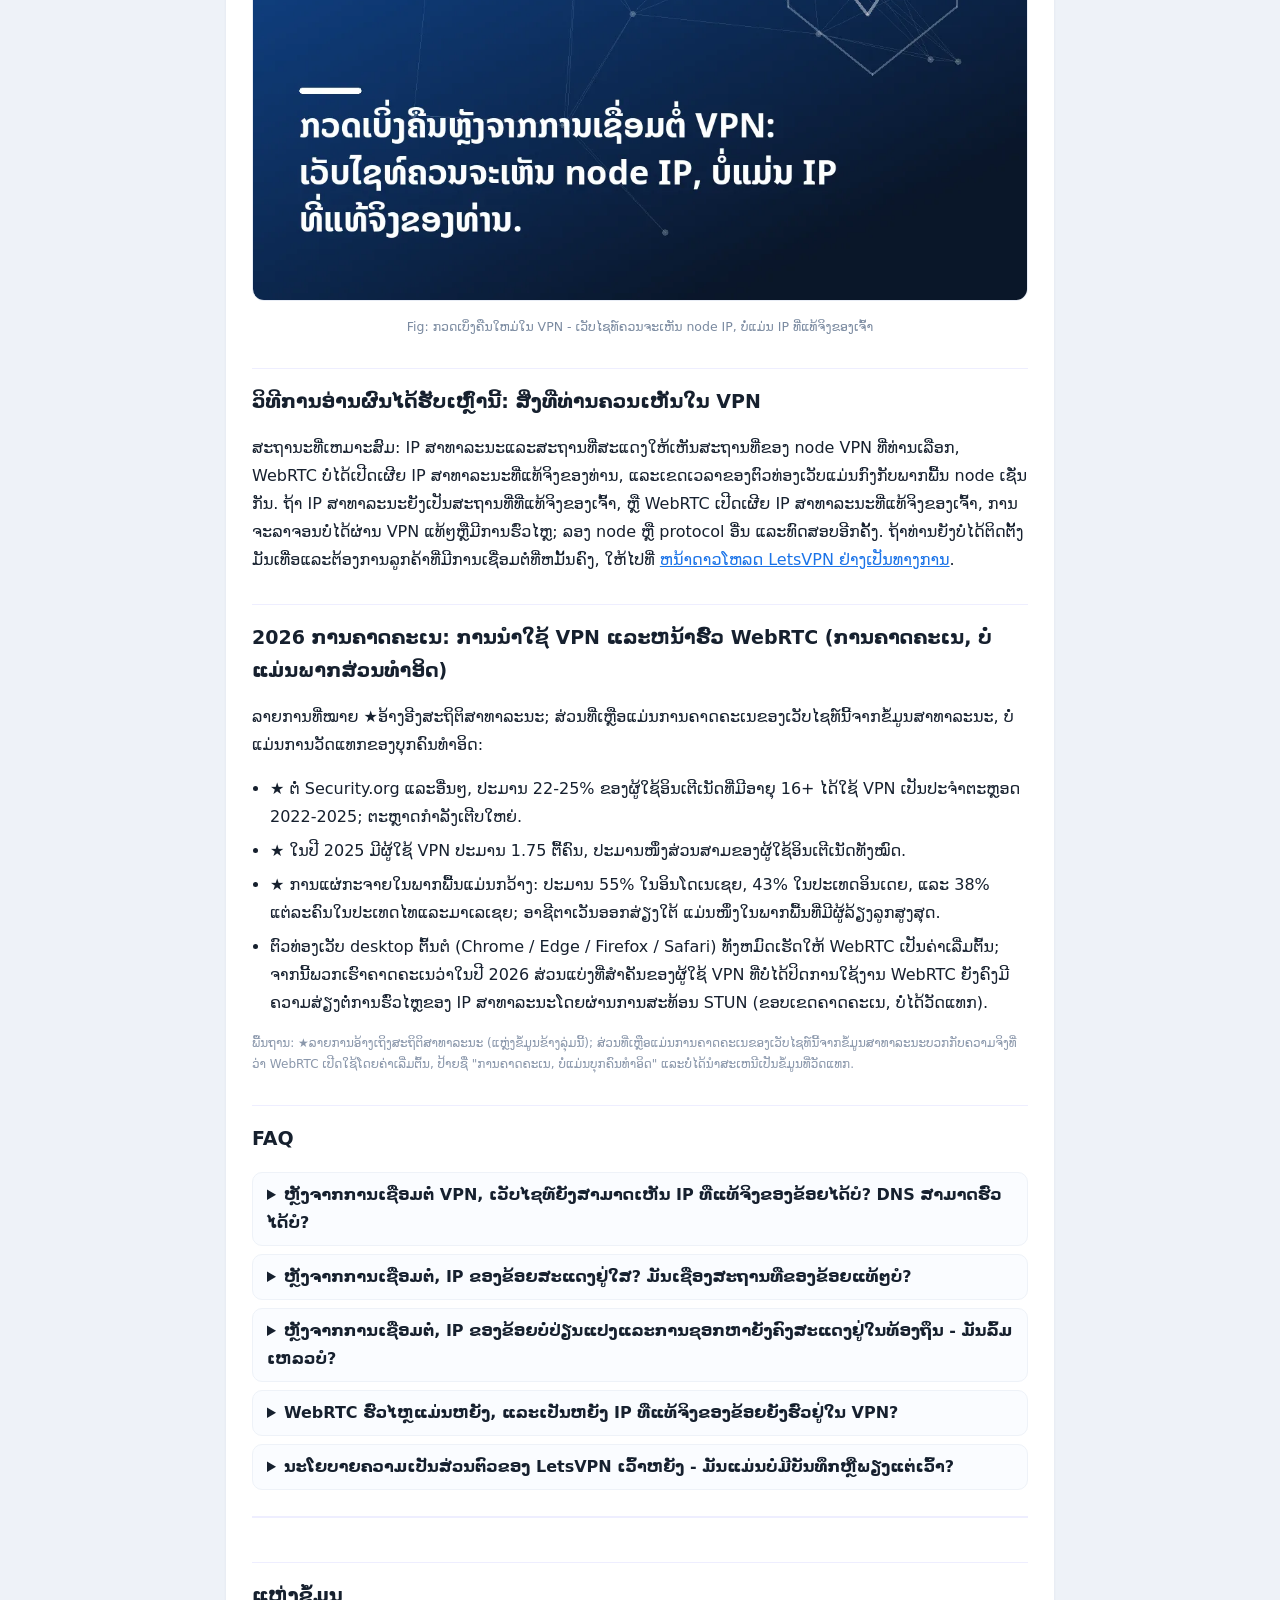
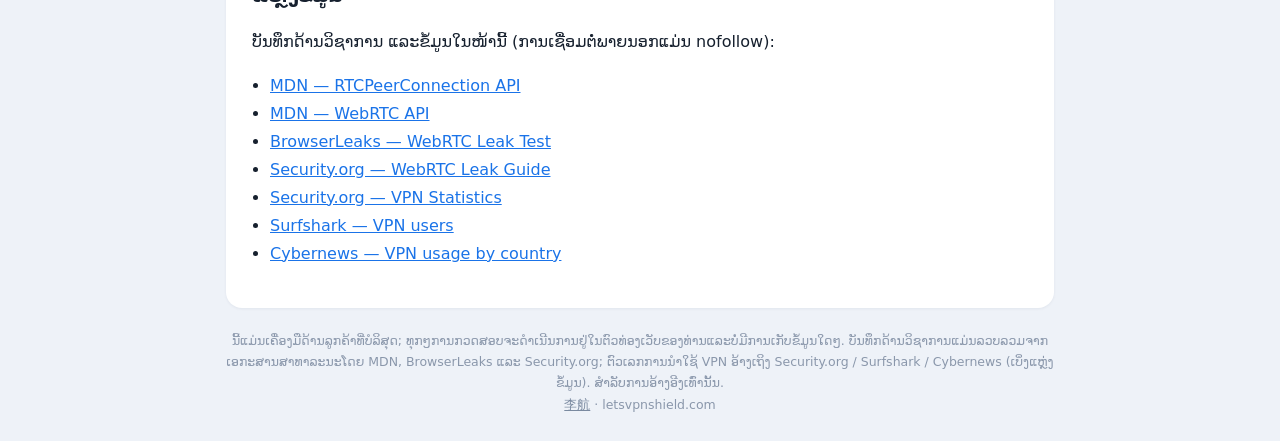
<file: lo/index.html>
<!DOCTYPE html><html lang="lo"><head><meta charset="utf-8">
<meta name="viewport" content="width=device-width,initial-scale=1">
<title>ການທົດສອບການຮົ່ວໄຫຼ IP / DNS - ກວດເບິ່ງ IP ສາທາລະນະຂອງທ່ານ, ສະຖານທີ່, ເຂດເວລາແລະ WebRTC Exposure</title>
<meta name="description" content="ການທົດສອບການຮົ່ວໄຫຼ IP/DNS ອອນໄລນ໌ຟຣີ: ເບິ່ງ IP ສາທາລະນະໃນປະຈຸບັນຂອງທ່ານ, ສະຖານທີ່ຕັ້ງພູມສາດ ແລະເຂດເວລາ, ແລະກວດສອບວ່າ WebRTC ຂອງຕົວທ່ອງເວັບຂອງທ່ານເປີດເຜີຍ IP ທ້ອງຖິ່ນ ຫຼືຕົວຈິງຂອງທ່ານ. ເຮັດວຽກຢ່າງເຕັມສ່ວນໃນຕົວທ່ອງເວັບຂອງທ່ານ, ບໍ່ມີຫຍັງຖືກອັບໂຫລດ. ຫຼັງຈາກເຊື່ອມຕໍ່ VPN, ໃຊ້ມັນເພື່ອກວດສອບ IP ທີ່ແທ້ຈິງຂອງເຈົ້າຖືກເຊື່ອງໄວ້.">
<meta name="author" content="李航">
<meta name="robots" content="index,follow,max-image-preview:large,max-snippet:-1,max-video-preview:-1">
<link rel="canonical" href="https://tobithan.github.io/lo/">
<meta property="og:type" content="website"><meta property="og:title" content="ການທົດສອບການຮົ່ວໄຫຼ IP / DNS - ກວດເບິ່ງ IP ສາທາລະນະຂອງທ່ານ, ສະຖານທີ່, ເຂດເວລາແລະ WebRTC Exposure">
<meta property="og:description" content="ການທົດສອບການຮົ່ວໄຫຼ IP/DNS ອອນໄລນ໌ຟຣີ: ເບິ່ງ IP ສາທາລະນະໃນປະຈຸບັນຂອງທ່ານ, ສະຖານທີ່ຕັ້ງພູມສາດ ແລະເຂດເວລາ, ແລະກວດສອບວ່າ WebRTC ຂອງຕົວທ່ອງເວັບຂອງທ່ານເປີດເຜີຍ IP ທ້ອງຖິ່ນ ຫຼືຕົວຈິງຂອງທ່ານ. ເຮັດວຽກຢ່າງເຕັມສ່ວນໃນຕົວທ່ອງເວັບຂອງທ່ານ, ບໍ່ມີຫຍັງຖືກອັບໂຫລດ. ຫຼັງຈາກເຊື່ອມຕໍ່ VPN, ໃຊ້ມັນເພື່ອກວດສອບ IP ທີ່ແທ້ຈິງຂອງເຈົ້າຖືກເຊື່ອງໄວ້."><meta property="og:locale" content="lo_LA">
<meta property="og:url" content="https://tobithan.github.io/lo/"><meta property="og:image" content="https://tobithan.github.io/img/cover_lo.png">
<meta property="og:image:width" content="1120"><meta property="og:image:height" content="746">
<link rel="alternate" hreflang="zh-Hans" href="https://tobithan.github.io/">
<link rel="alternate" hreflang="zh-Hant" href="https://tobithan.github.io/zh-tw/">
<link rel="alternate" hreflang="en" href="https://tobithan.github.io/en/">
<link rel="alternate" hreflang="ja" href="https://tobithan.github.io/ja/">
<link rel="alternate" hreflang="id" href="https://tobithan.github.io/id/">
<link rel="alternate" hreflang="th" href="https://tobithan.github.io/th/">
<link rel="alternate" hreflang="vi" href="https://tobithan.github.io/vi/">
<link rel="alternate" hreflang="ms" href="https://tobithan.github.io/ms/">
<link rel="alternate" hreflang="fil" href="https://tobithan.github.io/fil/">
<link rel="alternate" hreflang="km" href="https://tobithan.github.io/km/">
<link rel="alternate" hreflang="lo" href="https://tobithan.github.io/lo/">
<link rel="alternate" hreflang="my" href="https://tobithan.github.io/my/">
<link rel="alternate" hreflang="x-default" href="https://tobithan.github.io/">
<script type="application/ld+json">
{
 "@context": "https://schema.org",
 "@graph": [
  {
   "@type": "WebApplication",
   "name": "ການທົດສອບການຮົ່ວໄຫຼ IP / DNS ແລະຕົວເບິ່ງພູມສາດ",
   "url": "https://tobithan.github.io/lo/",
   "applicationCategory": "SecurityApplication",
   "operatingSystem": "Web browser",
   "browserRequirements": "Requires JavaScript",
   "inLanguage": "lo",
   "description": "ການທົດສອບການຮົ່ວໄຫຼ IP/DNS ອອນໄລນ໌ຟຣີ: ເບິ່ງ IP ສາທາລະນະໃນປະຈຸບັນຂອງທ່ານ, ສະຖານທີ່ຕັ້ງພູມສາດ ແລະເຂດເວລາ, ແລະກວດສອບວ່າ WebRTC ຂອງຕົວທ່ອງເວັບຂອງທ່ານເປີດເຜີຍ IP ທ້ອງຖິ່ນ ຫຼືຕົວຈິງຂອງທ່ານ. ເຮັດວຽກຢ່າງເຕັມສ່ວນໃນຕົວທ່ອງເວັບຂອງທ່ານ, ບໍ່ມີຫຍັງຖືກອັບໂຫລດ. ຫຼັງຈາກເຊື່ອມຕໍ່ VPN, ໃຊ້ມັນເພື່ອກວດສອບ IP ທີ່ແທ້ຈິງຂອງເຈົ້າຖືກເຊື່ອງໄວ້.",
   "isAccessibleForFree": true,
   "offers": {
    "@type": "Offer",
    "price": "0",
    "priceCurrency": "USD"
   },
   "author": {
    "@type": "Person",
    "name": "李航",
    "jobTitle": "ບັນນາທິການທົບທວນ",
    "url": "https://tobithan.github.io/about-editor/"
   }
  },
  {
   "@type": "FAQPage",
   "inLanguage": "lo",
   "url": "https://tobithan.github.io/lo/",
   "mainEntity": [
    {
     "@type": "Question",
     "name": "ຫຼັງຈາກການເຊື່ອມຕໍ່ VPN, ເວັບໄຊທ໌ຍັງສາມາດເຫັນ IP ທີ່ແທ້ຈິງຂອງຂ້ອຍໄດ້ບໍ? DNS ສາມາດຮົ່ວໄດ້ບໍ?",
     "acceptedAnswer": {
      "@type": "Answer",
      "text": "ໂດຍປົກກະຕິ, ເມື່ອ VPN ເຊື່ອມຕໍ່ເວັບໄຊທ໌ຈະເຫັນ node IP, ບໍ່ແມ່ນ IP ທີ່ແທ້ຈິງຂອງເຈົ້າ. ແຕ່ເພື່ອຄວາມຊື່ສັດ: ການທົບທວນຄືນເອກະລາດໄດ້ລາຍງານຄວາມສ່ຽງຕໍ່ການຮົ່ວໄຫລຂອງ DNS ໃນ LetsVPN ແລະວ່າ IP ບໍ່ໄດ້ປ່ຽນແປງສະເຫມີຫຼັງຈາກການປ່ຽນເຄື່ອງແມ່ຂ່າຍ - ນັ້ນແມ່ນການທົບທວນຊຸມຊົນທີ່ເກົ່າກວ່າ, ບໍ່ໄດ້ຮັບການຢືນຢັນຈາກຜູ້ຂາຍຫຼືແຫຼ່ງທີສອງ. ຖ້າຄວາມເປັນສ່ວນຕົວສໍາຄັນຕໍ່ກັບທ່ານ, ການປະຕິບັດຕົວຈິງແມ່ນເພື່ອດໍາເນີນການທົດສອບການຮົ່ວໄຫລ IP / DNS ເຊັ່ນນີ້ຫຼັງຈາກການເຊື່ອມຕໍ່ແລະຢືນຢັນວ່າ IP ທີ່ແທ້ຈິງຂອງທ່ານແລະ DNS ບໍ່ໄດ້ຖືກເປີດເຜີຍ; ຖ້າພວກເຂົາເປັນ, ສະຫຼັບ node ຫຼື protocol ແລະກວດສອບອີກເທື່ອຫນຶ່ງ."
     }
    },
    {
     "@type": "Question",
     "name": "ຫຼັງຈາກການເຊື່ອມຕໍ່, IP ຂອງຂ້ອຍສະແດງຢູ່ໃສ? ມັນເຊື່ອງສະຖານທີ່ຂອງຂ້ອຍແທ້ໆບໍ?",
     "acceptedAnswer": {
      "@type": "Answer",
      "text": "ເມື່ອເຊື່ອມຕໍ່ແລ້ວ, IP ພາຍນອກຂອງທ່ານແມ່ນສະຖານທີ່ຂອງ node ທີ່ທ່ານເລືອກ - ເລືອກ node ຮ່ອງກົງແລະທ່ານສະແດງສະຖານທີ່ຮ່ອງກົງ; ນັ້ນແມ່ນວິທີທີ່ VPN ເຊື່ອງສະຖານທີ່ທີ່ແທ້ຈິງຂອງເຈົ້າ. ທ່ານ​ສາ​ມາດ​ສະ​ຫຼັບ nodes ພາກ​ພື້ນ​ໃນ​ລູກ​ຄ້າ​ທີ່​ຈະ​ປ່ຽນ IP ພາຍ​ນອກ​ຂອງ​ທ່ານ​. ໃຫ້ສັງເກດວ່າການທົບທວນເອກະລາດໄດ້ລາຍງານວ່າ IP ບໍ່ໄດ້ປ່ຽນແປງສະເຫມີຫຼັງຈາກການປ່ຽນເຄື່ອງແມ່ຂ່າຍແລະເຫັນວ່າຄວາມສ່ຽງຕໍ່ການຮົ່ວໄຫລຂອງ DNS (ການທົບທວນທີ່ເກົ່າແກ່, ບໍ່ແມ່ນການຢືນຢັນຫຼາຍແຫຼ່ງ), ດັ່ງນັ້ນຫຼັງຈາກເຊື່ອມຕໍ່ມັນສະຫລາດທີ່ຈະກວດສອບດ້ວຍການທົດສອບ IP ວ່າສະຖານທີ່ຂອງເຈົ້າມີການປ່ຽນແປງແທ້ໆ."
     }
    },
    {
     "@type": "Question",
     "name": "ຫຼັງຈາກການເຊື່ອມຕໍ່, IP ຂອງຂ້ອຍບໍ່ປ່ຽນແປງແລະການຊອກຫາຍັງຄົງສະແດງຢູ່ໃນທ້ອງຖິ່ນ - ມັນລົ້ມເຫລວບໍ?",
     "acceptedAnswer": {
      "@type": "Answer",
      "text": "ແມ່ນແລ້ວ, IP ທີ່ບໍ່ປ່ຽນແປງໂດຍປົກກະຕິຫມາຍຄວາມວ່າການຈະລາຈອນບໍ່ໄດ້ຜ່ານ VPN. ຊຸມຊົນໄດ້ລາຍງານວ່າ IP ຂອງ LetsVPN ບໍ່ປ່ຽນແປງສະເຫມີຫຼັງຈາກການປ່ຽນເຄື່ອງແມ່ຂ່າຍ, ເຊິ່ງແນ່ນອນແມ່ນກໍລະນີນີ້. ການ​ແກ້​ໄຂ​: ເຊື່ອມ​ຕໍ່​ກັບ node ພາກ​ພື້ນ​ທີ່​ແຕກ​ຕ່າງ​ກັນ​, ຫຼັງ​ຈາກ​ນັ້ນ​ພະ​ຍາ​ຍາມ​ອະ​ນຸ​ຍາດ​ອື່ນ​; ລຶບ cache ແລະເຂົ້າສູ່ລະບົບອີກເທື່ອຫນຶ່ງ, ອັບເດດເປັນເວີຊັນຫຼ້າສຸດຫຼືຕິດຕັ້ງໃຫມ່; ໃຫ້ແນ່ໃຈວ່າບໍ່ມີ VPN/proxy ອື່ນໄດ້ຮັບການຈະລາຈອນ. ຫຼັງຈາກການເຊື່ອມຕໍ່ຄືນໃຫມ່, ໃຫ້ກວດເບິ່ງ IP ຂອງທ່ານອີກເທື່ອຫນຶ່ງທີ່ນີ້ - ມັນຖືວ່າເປັນຜົນສໍາເລັດພຽງແຕ່ເມື່ອມັນສະແດງໃຫ້ເຫັນປະເທດທີ່ທ່ານເລືອກ. ໃນ Android, ໃຫ້ແນ່ໃຈວ່າລະບົບບໍ່ໄດ້ຂ້າມັນຢູ່ໃນພື້ນຫລັງ."
     }
    },
    {
     "@type": "Question",
     "name": "WebRTC ຮົ່ວໄຫຼແມ່ນຫຍັງ, ແລະເປັນຫຍັງ IP ທີ່ແທ້ຈິງຂອງຂ້ອຍຍັງຮົ່ວຢູ່ໃນ VPN?",
     "acceptedAnswer": {
      "@type": "Answer",
      "text": "WebRTC ແມ່ນ API ຂອງ peer-to-peer ໃນຕົວຂອງຕົວທ່ອງເວັບ. ມີພຽງແຕ່ສອງສາມແຖວຂອງ JavaScrIPt ຫນ້າເວັບສາມາດສ້າງ RTCPeerConnection, ແລະຕົວທ່ອງເວັບຈະລວບລວມທີ່ຢູ່ເຄືອຂ່າຍຜ່ານ ICE; IP ສາທາລະນະທີ່ສະທ້ອນໃຫ້ເຫັນໂດຍເຄື່ອງແມ່ຂ່າຍ STUN ສາມາດເປັນ IP ທີ່ແທ້ຈິງຂອງເຈົ້າ - ເຖິງແມ່ນວ່າຢູ່ໃນ VPN - ແລະຫນ້າເວັບຈະອ່ານມັນຢ່າງງຽບໆໂດຍບໍ່ມີການກະຕຸ້ນເຕືອນ. ຕັ້ງແຕ່ປີ 2020 Chrome/Edge ປິດບັງ IP ທ້ອງຖິ່ນຜ່ານ MDNS, ແຕ່ IP ສາທາລະນະຍັງສາມາດຮົ່ວໄດ້. ໃຊ້ການທົດສອບ WebRTC ຂ້າງເທິງເພື່ອເບິ່ງວ່າທີ່ຢູ່ໃດທີ່ຕົວທ່ອງເວັບຂອງທ່ານເປີດເຜີຍໃນປັດຈຸບັນ."
     }
    },
    {
     "@type": "Question",
     "name": "ນະໂຍບາຍຄວາມເປັນສ່ວນຕົວຂອງ LetsVPN ເວົ້າຫຍັງ - ມັນແມ່ນບໍ່ມີບັນທຶກຫຼືພຽງແຕ່ເວົ້າ?",
     "acceptedAnswer": {
      "@type": "Answer",
      "text": "ດ້ວຍຄວາມຊື່ສັດ, ເອກະສານສາທາລະນະທີ່ມີຢູ່ບໍ່ມີຂໍ້ຄວາມນະໂຍບາຍຄວາມເປັນສ່ວນຕົວຂອງ LetsVPN ຫຼືເນື້ອໃນທີ່ບໍ່ມີບັນທຶກທີ່ສາມາດຢືນຢັນໄດ້, ດັ່ງນັ້ນມັນບໍ່ສາມາດຖືກຮັບຮອງ; ທີ່ຕ້ອງການຂໍ້ຄວາມນະໂຍບາຍຢ່າງເປັນທາງການແລະການກວດສອບພາກສ່ວນທີສາມ. ສໍາລັບສະພາບການ, ການທົບທວນຄືນເອກະລາດໄດ້ຍົກຄວາມກັງວົນກ່ຽວກັບການຮົ່ວໄຫລ DNS (ອັນດຽວ, ເກົ່າ, ບໍ່ແມ່ນແຫຼ່ງຫຼາຍທີ່ໄດ້ຮັບການຢືນຢັນ), ເຊິ່ງນັ່ງຢູ່ກົງກັນຂ້າມກັບການຫ້າມຢ່າງເຂັ້ມງວດ. ການໂທຫາການປະຕິບັດ: ປະຕິບັດມັນເປັນເຄື່ອງມືທີ່ໃຊ້ໃນພາກພື້ນ / ທົ່ວໄປ, ໃຊ້ບໍລິການກວດສອບສໍາລັບວຽກງານທີ່ມີຄວາມອ່ອນໄຫວສູງ, ແລະດໍາເນີນການທົດສອບການຮົ່ວໄຫຼດ້ວຍຕົວເອງຫຼັງຈາກການເຊື່ອມຕໍ່ແທນທີ່ຈະໄວ້ວາງໃຈກັບຄໍາຮ້ອງຂໍການຕະຫຼາດ."
     }
    }
   ]
  }
 ]
}
</script>
<link rel="stylesheet" href="/style.css"></head>
<body><div class="wrap"><main>
<nav class="lvlang">ພາສາ: <a href="/">简体中文</a> · <a href="/zh-tw/">繁體中文</a> · <a href="/en/">English</a> · <a href="/ja/">日本語</a> · <a href="/id/">Bahasa Indonesia</a> · <a href="/th/">ไทย</a> · <a href="/vi/">Tiếng Việt</a> · <a href="/ms/">Bahasa Melayu</a> · <a href="/fil/">Filipino</a> · <a href="/km/">ភាសាខ្មែរ</a> · <strong>ພາສາລາວ</strong> · <a href="/my/">မြန်မာ</a></nav>
<h1>ການທົດສອບການຮົ່ວໄຫຼ IP / DNS ແລະຕົວເບິ່ງພູມສາດ</h1>
<p class="lvby"><a rel="author" href="/about-editor/">ໂດຍ 李航</a> · ບັນນາທິການທົບທວນ · ຈັດພີມມາ 2025-04-08 · ອັບເດດ 2026-06-30</p>
<figure class="lvpng"><picture><source type="image/webp" srcset="/img/cover_lo.webp"><img src="/img/cover_lo.png" alt="ການທົດສອບການຮົ່ວໄຫຼ IP/DNS ແລະຮູບສະແດງຕົວເບິ່ງພູມສັນຖານ" fetchpriority="high" width="1120" height="746" style="width:100%;height:auto;border-radius:12px;border:1px solid #e7ecf5"></picture><figcaption>ຮູບ: ການທົດສອບການຮົ່ວໄຫຼ IP / DNS (IP ສາທາລະນະ, ສະຖານທີ່, ເຂດເວລາ, ການເປີດເຜີຍ WebRTC)</figcaption></figure>
<p class="lvlead">ເຄື່ອງມືດ້ານລູກຄ້າທີ່ບໍລິສຸດ: ຢູ່ໃນຕົວທ່ອງເວັບຂອງທ່ານມັນອ່ານແລະສະແດງ IP ສາທາລະນະທີ່ທ່ານເປີດເຜີຍກັບອິນເຕີເນັດ, ສະຖານທີ່ຕັ້ງພູມສາດແລະເວລາຂອງທ່ານ, ບວກກັບວ່າ WebRTC ຂອງຕົວທ່ອງເວັບຂອງທ່ານຮົ່ວ IP ທ້ອງຖິ່ນຫຼືທີ່ແທ້ຈິງຂອງທ່ານໄປຫາຫນ້າເວັບຕ່າງໆ. ທຸກໆການກວດສອບແລ່ນຢູ່ໃນທ້ອງຖິ່ນ, ບໍ່ມີຫຍັງຖືກອັບໂຫລດ. ຫຼັງຈາກເຊື່ອມຕໍ່ VPN ເຊັ່ນ LetsVPN, ເປີດໃຊ້ມັນອີກຄັ້ງເພື່ອຢືນຢັນສະຖານທີ່ເບິ່ງ node IP, ບໍ່ແມ່ນອັນແທ້ຈິງຂອງເຈົ້າ.</p>
<h2>ຜົນການທົດສອບສົດ</h2>
<p class="lvtoolnote">ຂໍ້ມູນຂ້າງລຸ່ມນີ້ແມ່ນອ່ານຢູ່ໃນຕົວທ່ອງເວັບຂອງທ່ານ; ມັນບໍ່ໄດ້ຖືກອັບໂຫລດຫຼືເກັບຮັກສາໄວ້.</p>
<div class="lvtool" id="lvtool">
<div class="lvrow"><span class="lvk">IP ສາທາລະນະ</span><span class="lvval" id="lv-ip">ກຳລັງກວດສອບ...</span></div><div class="lvrow"><span class="lvk">ສະຖານທີ່</span><span class="lvval" id="lv-geo">ກຳລັງກວດສອບ...</span></div><div class="lvrow"><span class="lvk">ISP</span><span class="lvval" id="lv-isp">ກຳລັງກວດສອບ...</span></div><div class="lvrow"><span class="lvk">ເຂດເວລາຂອງຕົວທ່ອງເວັບ</span><span class="lvval" id="lv-tzb">ກຳລັງກວດສອບ...</span></div><div class="lvrow"><span class="lvk">ເຂດເວລາຕາມ IP</span><span class="lvval" id="lv-tzi">ກຳລັງກວດສອບ...</span> <small id="lv-tzhint" class="lvhint"></small></div><div class="lvrow"><span class="lvk">ການເປີດເຜີຍ WebRTC</span><span class="lvval" id="lv-webrtc-verdict">ກຳລັງກວດສອບ...</span></div>
<div class="lvwebrtc" id="lv-webrtc"></div>
<button id="lv-rerun" type="button">ແລ່ນອີກຄັ້ງ</button>
<p class="lvnote">ເຄື່ອງມືນີ້ເຮັດວຽກທັງຫມົດໃນຕົວທ່ອງເວັບຂອງທ່ານແລະເກັບກໍາຫຼືອັບໂຫລດບໍ່ມີຫຍັງ.</p>
</div>
<figure class="lvsvg"><svg viewBox="0 0 720 300" xmlns="http://www.w3.org/2000/svg" role="img" aria-label="Fig 1: ໂດຍບໍ່ມີ VPN ເວັບໄຊທ໌ຈະເຫັນ IP ທີ່ແທ້ຈິງຂອງເຈົ້າໂດຍກົງ; ດ້ວຍ VPN ມັນເຫັນ node IP, ແຕ່ WebRTC ອາດຈະຂ້າມອຸໂມງແລະເປີດເຜີຍ IP ທີ່ແທ້ຈິງຂອງເຈົ້າ." style="width:100%;height:auto"><rect width="720" height="300" rx="14" fill="#f3f7ff"/><rect x="24" y="34" width="120" height="56" rx="10" fill="#fff" stroke="#cdddff"/><text x="84" y="60" text-anchor="middle" font-family="system-ui,Segoe UI,Arial,sans-serif" font-size="15" font-weight="700" fill="#0f213f">ເຈົ້າ</text><text x="84" y="80" text-anchor="middle" font-family="system-ui,Segoe UI,Arial,sans-serif" font-size="12" fill="#64748b">ຕົວທ່ອງເວັບ</text><rect x="560" y="34" width="136" height="56" rx="10" fill="#fff" stroke="#cdddff"/><text x="628" y="60" text-anchor="middle" font-family="system-ui,Segoe UI,Arial,sans-serif" font-size="15" font-weight="700" fill="#0f213f">ເວັບໄຊທ໌</text><text x="628" y="80" text-anchor="middle" font-family="system-ui,Segoe UI,Arial,sans-serif" font-size="12" fill="#e11d48">IP ທີ່ແທ້ຈິງ</text><line x1="144" y1="62" x2="560" y2="62" stroke="#1a73e8" stroke-width="2.5" marker-end="url(#ar)"/><text x="352" y="26" text-anchor="middle" font-family="system-ui,Segoe UI,Arial,sans-serif" font-size="12" fill="#94a3b8">✗ ອຸໂມງ VPN ✗</text><rect x="24" y="150" width="120" height="56" rx="10" fill="#fff" stroke="#cdddff"/><text x="84" y="176" text-anchor="middle" font-family="system-ui,Segoe UI,Arial,sans-serif" font-size="15" font-weight="700" fill="#0f213f">ເຈົ້າ</text><rect x="300" y="150" width="120" height="56" rx="10" fill="#e8f0ff" stroke="#1a73e8"/><text x="360" y="182" text-anchor="middle" font-family="system-ui,Segoe UI,Arial,sans-serif" font-size="15" font-weight="700" fill="#1a73e8">ອຸໂມງ VPN</text><rect x="560" y="150" width="136" height="56" rx="10" fill="#fff" stroke="#cdddff"/><text x="628" y="176" text-anchor="middle" font-family="system-ui,Segoe UI,Arial,sans-serif" font-size="15" font-weight="700" fill="#0f213f">ເວັບໄຊທ໌</text><text x="628" y="196" text-anchor="middle" font-family="system-ui,Segoe UI,Arial,sans-serif" font-size="12" fill="#16a34a">Node IP</text><line x1="144" y1="178" x2="300" y2="178" stroke="#1a73e8" stroke-width="2.5" marker-end="url(#ar)"/><line x1="420" y1="178" x2="560" y2="178" stroke="#1a73e8" stroke-width="2.5" marker-end="url(#ar)"/><text x="222" y="168" text-anchor="middle" font-family="system-ui,Segoe UI,Arial,sans-serif" font-size="12" fill="#16a34a">Node IP</text><path d="M84 206 C84 250 660 250 628 208" fill="none" stroke="#e11d48" stroke-width="2.2" stroke-dasharray="6 5" marker-end="url(#arr)"/><text x="356" y="278" text-anchor="middle" font-family="system-ui,Segoe UI,Arial,sans-serif" font-size="13" font-weight="700" fill="#e11d48">WebRTC → ຮົ່ວ (IP ທີ່ແທ້ຈິງ)</text><defs><marker id="ar" markerWidth="9" markerHeight="9" refX="7" refY="3" orient="auto"><path d="M0,0 L7,3 L0,6 Z" fill="#1a73e8"/></marker><marker id="arr" markerWidth="9" markerHeight="9" refX="7" refY="3" orient="auto"><path d="M0,0 L7,3 L0,6 Z" fill="#e11d48"/></marker></defs></svg><figcaption>Fig 1: ໂດຍບໍ່ມີ VPN ເວັບໄຊທ໌ຈະເຫັນ IP ທີ່ແທ້ຈິງຂອງເຈົ້າໂດຍກົງ; ດ້ວຍ VPN ມັນເຫັນ node IP, ແຕ່ WebRTC ອາດຈະຂ້າມອຸໂມງແລະເປີດເຜີຍ IP ທີ່ແທ້ຈິງຂອງເຈົ້າ.</figcaption></figure>
<h2>ກ່ຽວກັບ IP ແລະສະຖານທີ່ສາທາລະນະຂອງທ່ານ</h2>
<p>IP ສາທາລະນະຂອງທ່ານແມ່ນທີ່ຢູ່ພາຍນອກຂອງທ່ານໃນອິນເຕີເນັດ. ເວັບໄຊທ໌ ແລະແອັບຯສາມາດເບິ່ງເຫັນມັນໄດ້ ແລະສະຫຼຸບສະຖານທີ່ໂດຍປະມານຂອງເຈົ້າ, ISP ແລະເຂດເວລາ. ສະຖານທີ່ຂ້າງເທິງແມ່ນມາຈາກການຊອກຫາທາງພູມສາດຂອງ IP ສາທາລະນະຂອງທ່ານ, ສະນັ້ນມັນເປັນການປະເມີນລະດັບເມືອງ, ບໍ່ແມ່ນທີ່ຢູ່ຕາມຖະຫນົນ. ຖ້າທ່ານຢູ່ໃນ VPN, ມັນຄວນຈະສະແດງສະຖານທີ່ຂອງ node ທີ່ທ່ານເລືອກ, ບໍ່ແມ່ນເມືອງທີ່ແທ້ຈິງຂອງທ່ານ.</p>
<h2>DNS leak ແມ່ນຫຍັງ, ແລະເປັນຫຍັງຕົວທ່ອງເວັບດຽວບໍ່ສາມາດທົດສອບມັນໄດ້ຢ່າງເຕັມສ່ວນ</h2>
<p>DNS ແກ້ໄຂຊື່ໂດເມນເຂົ້າໄປໃນ IPs. ຖ້າທ່ານຢູ່ໃນ VPN ແຕ່ການສອບຖາມ DNS ຍັງຄົງຜ່ານຕົວແກ້ໄຂ ISP ທ້ອງຖິ່ນຂອງທ່ານ, ສະຖານທີ່ທີ່ທ່ານໄປຢ້ຽມຢາມຈະຖືກເປີດເຜີຍກັບ ISP ຂອງທ່ານ; ນັ້ນແມ່ນການຮົ່ວໄຫລ DNS. ເພື່ອຄວາມຊື່ສັດ: ການທົດສອບການຮົ່ວໄຫລ DNS ທີ່ແທ້ຈິງຕ້ອງການອົງປະກອບຂ້າງເຊີຟເວີ (ອຸປະກອນຂອງທ່ານແກ້ໄຂໂດເມນຍ່ອຍທີ່ເປັນເອກະລັກແລະການທົດສອບເຫັນວ່າຕົວແກ້ໄຂທີ່ຖາມ), ເຊິ່ງຕົວທ່ອງເວັບດຽວບໍ່ສາມາດເຮັດໄດ້ຢ່າງເຕັມສ່ວນ. ວິທີການປະຕິບັດແມ່ນເພື່ອດໍາເນີນການສະຖານທີ່ທົດສອບການຮົ່ວໄຫລ DNS ສະເພາະເມື່ອທ່ານເຊື່ອມຕໍ່.</p>
<h2>ການຮົ່ວໄຫຼ WebRTC ແມ່ນຫຍັງ, ແລະມັນຂ້າມ VPN ແນວໃດ</h2>
<p>WebRTC ແມ່ນ API ການສື່ສານໃນເວລາຈິງຂອງຕົວທ່ອງເວັບ. ຫນ້າເວັບສາມາດສ້າງ RTCPeerConnection ໃນ JavaScrIPt; ເພື່ອຕັ້ງຄ່າ peer-to-peer ຕົວທ່ອງເວັບລວບລວມທີ່ຢູ່ເຄືອຂ່າຍຂອງທ່ານຜ່ານ ICE, ລວມທັງ IP LAN ທ້ອງຖິ່ນຂອງທ່ານແລະ IP ສາທາລະນະທີ່ສະທ້ອນໂດຍເຄື່ອງແມ່ຂ່າຍ STUN, ແລະຫນ້າສາມາດອ່ານຜູ້ສະຫມັກເຫຼົ່ານັ້ນ. ນັ້ນແມ່ນການຮົ່ວໄຫລຂອງ WebRTC, ແລະມັນເກີດຂຶ້ນຢ່າງງຽບໆໂດຍບໍ່ມີການເຕືອນການອະນຸຍາດ. ນັບຕັ້ງແຕ່ປີ 2020 Chrome ແລະ Edge ໃຊ້ MDNS ເພື່ອປິດບັງ IP ທ້ອງຖິ່ນທີ່ຢູ່ເບື້ອງຫຼັງ .local hostname ແບບສຸ່ມ, ແຕ່ IP ສາທາລະນະຍັງສາມາດຮົ່ວຜ່ານຜູ້ສະຫມັກ STUN reflexive ເຖິງແມ່ນວ່າໃນຂະນະທີ່ VPN ເປີດຢູ່. ການທົດສອບຂ້າງເທິງສະແດງໃຫ້ເຫັນແນ່ນອນວ່າທີ່ຢູ່ຂອງຕົວທ່ອງເວັບຂອງທ່ານເປີດເຜີຍໃນປັດຈຸບັນ.</p>
<figure class="lvsvg"><svg viewBox="0 0 720 300" xmlns="http://www.w3.org/2000/svg" role="img" aria-label="Fig 2: ຊັ້ນທີ່ IP / ສະຖານທີ່ຂອງທ່ານສາມາດຮົ່ວ - ຕົວທ່ອງເວັບ (WebRTC, ເຂດເວລາ), ຕົວແກ້ໄຂ DNS ຂອງລະບົບ, ອຸໂມງ VPN ແລະ ISP." style="width:100%;height:auto"><rect width="720" height="300" rx="14" fill="#0a1629"/><text x="40" y="26" font-family="system-ui,Segoe UI,Arial,sans-serif" font-size="13" font-weight="700" fill="#9db8e8">Fig 2: ຊັ້ນທີ່ IP / ສະຖານທີ່ຂອງທ່ານສາມາດຮົ່ວ -</text><rect x="40" y="40" width="640" height="52" rx="10" fill="#fff" stroke="#e11d48" stroke-width="1.6"/><text x="60" y="71" text-anchor="start" font-family="system-ui,Segoe UI,Arial,sans-serif" font-size="14" font-weight="700" fill="#e11d48">ຕົວທ່ອງເວັບ — WebRTC · TZ</text><text x="660" y="71" text-anchor="end" font-family="system-ui,Segoe UI,Arial,sans-serif" font-size="12" font-weight="700" fill="#e11d48">ຮົ່ວ</text><rect x="54" y="100" width="612" height="52" rx="10" fill="#fff" stroke="#f59e0b" stroke-width="1.6"/><text x="74" y="131" text-anchor="start" font-family="system-ui,Segoe UI,Arial,sans-serif" font-size="14" font-weight="700" fill="#f59e0b">DNS</text><text x="646" y="131" text-anchor="end" font-family="system-ui,Segoe UI,Arial,sans-serif" font-size="12" font-weight="700" fill="#f59e0b">ຮົ່ວ</text><rect x="68" y="160" width="584" height="52" rx="10" fill="#fff" stroke="#16a34a" stroke-width="1.6"/><text x="88" y="191" text-anchor="start" font-family="system-ui,Segoe UI,Arial,sans-serif" font-size="14" font-weight="700" fill="#16a34a">ອຸໂມງ VPN</text><text x="632" y="191" text-anchor="end" font-family="system-ui,Segoe UI,Arial,sans-serif" font-size="12" font-weight="700" fill="#16a34a">OK</text><rect x="82" y="220" width="556" height="52" rx="10" fill="#fff" stroke="#64748b" stroke-width="1.6"/><text x="102" y="251" text-anchor="start" font-family="system-ui,Segoe UI,Arial,sans-serif" font-size="14" font-weight="700" fill="#64748b">ISP</text></svg><figcaption>Fig 2: ຊັ້ນທີ່ IP / ສະຖານທີ່ຂອງທ່ານສາມາດຮົ່ວ - ຕົວທ່ອງເວັບ (WebRTC, ເຂດເວລາ), ຕົວແກ້ໄຂ DNS ຂອງລະບົບ, ອຸໂມງ VPN ແລະ ISP.</figcaption></figure>
<figure class="lvpng"><picture><source type="image/webp" srcset="/img/board_lo.webp"><img src="/img/board_lo.png" alt="ຮູບປະກອບຂອງການຢືນຢັນຄືນໃຫມ່ດ້ວຍການທົດສອບ IP ວ່າ IP ທີ່ແທ້ຈິງຖືກເຊື່ອງໄວ້ຢູ່ໃນ VPN ຫຼືບໍ່" loading="lazy" width="1120" height="746" style="width:100%;height:auto;border-radius:12px;border:1px solid #e7ecf5"></picture><figcaption>Fig: ກວດເບິ່ງຄືນໃຫມ່ໃນ VPN - ເວັບໄຊທ໌ຄວນຈະເຫັນ node IP, ບໍ່ແມ່ນ IP ທີ່ແທ້ຈິງຂອງເຈົ້າ</figcaption></figure>
<h2>ວິທີການອ່ານຜົນໄດ້ຮັບເຫຼົ່ານີ້: ສິ່ງທີ່ທ່ານຄວນເຫັນໃນ VPN</h2>
<p>ສະຖານະທີ່ເຫມາະສົມ: IP ສາທາລະນະແລະສະຖານທີ່ສະແດງໃຫ້ເຫັນສະຖານທີ່ຂອງ node VPN ທີ່ທ່ານເລືອກ, WebRTC ບໍ່ໄດ້ເປີດເຜີຍ IP ສາທາລະນະທີ່ແທ້ຈິງຂອງທ່ານ, ແລະເຂດເວລາຂອງຕົວທ່ອງເວັບແມ່ນກົງກັບພາກພື້ນ node ເຊັ່ນກັນ. ຖ້າ IP ສາທາລະນະຍັງເປັນສະຖານທີ່ທີ່ແທ້ຈິງຂອງເຈົ້າ, ຫຼື WebRTC ເປີດເຜີຍ IP ສາທາລະນະທີ່ແທ້ຈິງຂອງເຈົ້າ, ການຈະລາຈອນບໍ່ໄດ້ຜ່ານ VPN ແທ້ໆຫຼືມີການຮົ່ວໄຫຼ; ລອງ node ຫຼື protocol ອື່ນ ແລະທົດສອບອີກຄັ້ງ. ຖ້າທ່ານຍັງບໍ່ໄດ້ຕິດຕັ້ງມັນເທື່ອແລະຕ້ອງການລູກຄ້າທີ່ມີການເຊື່ອມຕໍ່ທີ່ຫມັ້ນຄົງ, ໃຫ້ໄປທີ່ <a href="https://letsvpnshield.com/download/">ຫນ້າດາວໂຫລດ LetsVPN ຢ່າງເປັນທາງການ</a>.</p>
<section id="lv-data2026" class="lvdata"><h2>2026 ການ​ຄາດ​ຄະ​ເນ​: ການ​ນໍາ​ໃຊ້ VPN ແລະ​ຫນ້າ​ຮົ່ວ WebRTC (ການ​ຄາດ​ຄະ​ເນ​, ບໍ່​ແມ່ນ​ພາກ​ສ່ວນ​ທໍາ​ອິດ​)</h2>
<p>ລາຍການທີ່ໝາຍ ★ອ້າງອີງສະຖິຕິສາທາລະນະ; ສ່ວນທີ່ເຫຼືອແມ່ນການຄາດຄະເນຂອງເວັບໄຊທ໌ນີ້ຈາກຂໍ້ມູນສາທາລະນະ, ບໍ່ແມ່ນການວັດແທກຂອງບຸກຄົນທໍາອິດ:</p>
<ul><li>★ ຕໍ່ Security.org ແລະອື່ນໆ, ປະມານ 22-25% ຂອງຜູ້ໃຊ້ອິນເຕີເນັດທີ່ມີອາຍຸ 16+ ໄດ້ໃຊ້ VPN ເປັນປະຈໍາຕະຫຼອດ 2022-2025; ຕະຫຼາດກໍາລັງເຕີບໃຫຍ່.</li><li>★ ໃນປີ 2025 ມີຜູ້ໃຊ້ VPN ປະມານ 1.75 ຕື້ຄົນ, ປະມານໜຶ່ງສ່ວນສາມຂອງຜູ້ໃຊ້ອິນເຕີເນັດທັງໝົດ.</li><li>★ ການແຜ່ກະຈາຍໃນພາກພື້ນແມ່ນກວ້າງ: ປະມານ 55% ໃນອິນໂດເນເຊຍ, 43% ໃນປະເທດອິນເດຍ, ແລະ 38% ແຕ່ລະຄົນໃນປະເທດໄທແລະມາເລເຊຍ; ອາຊີຕາເວັນອອກສ່ຽງໃຕ້ ແມ່ນໜຶ່ງໃນພາກພື້ນທີ່ມີຜູ້ລ້ຽງລູກສູງສຸດ.</li><li>ຕົວທ່ອງເວັບ desktop ຕົ້ນຕໍ (Chrome / Edge / Firefox / Safari) ທັງຫມົດເຮັດໃຫ້ WebRTC ເປັນຄ່າເລີ່ມຕົ້ນ; ຈາກນີ້ພວກເຮົາຄາດຄະເນວ່າໃນປີ 2026 ສ່ວນແບ່ງທີ່ສໍາຄັນຂອງຜູ້ໃຊ້ VPN ທີ່ບໍ່ໄດ້ປິດການໃຊ້ງານ WebRTC ຍັງຄົງມີຄວາມສ່ຽງຕໍ່ການຮົ່ວໄຫຼຂອງ IP ສາທາລະນະໂດຍຜ່ານການສະທ້ອນ STUN (ຂອບເຂດຄາດຄະເນ, ບໍ່ໄດ້ວັດແທກ).</li></ul>
<p class="lvnote">ພື້ນຖານ: ★ລາຍການອ້າງເຖິງສະຖິຕິສາທາລະນະ (ແຫຼ່ງຂໍ້ມູນຂ້າງລຸ່ມນີ້); ສ່ວນທີ່ເຫຼືອແມ່ນການຄາດຄະເນຂອງເວັບໄຊທ໌ນີ້ຈາກຂໍ້ມູນສາທາລະນະບວກກັບຄວາມຈິງທີ່ວ່າ WebRTC ເປີດໃຊ້ໂດຍຄ່າເລີ່ມຕົ້ນ, ປ້າຍຊື່ "ການຄາດຄະເນ, ບໍ່ແມ່ນບຸກຄົນທໍາອິດ" ແລະບໍ່ໄດ້ນໍາສະເຫນີເປັນຂໍ້ມູນທີ່ວັດແທກ.</p></section>
<h2>FAQ</h2>
<div class="lvfaqs"><details class="lvfaq"><summary>ຫຼັງຈາກການເຊື່ອມຕໍ່ VPN, ເວັບໄຊທ໌ຍັງສາມາດເຫັນ IP ທີ່ແທ້ຈິງຂອງຂ້ອຍໄດ້ບໍ? DNS ສາມາດຮົ່ວໄດ້ບໍ?</summary><p>ໂດຍປົກກະຕິ, ເມື່ອ VPN ເຊື່ອມຕໍ່ເວັບໄຊທ໌ຈະເຫັນ node IP, ບໍ່ແມ່ນ IP ທີ່ແທ້ຈິງຂອງເຈົ້າ. ແຕ່ເພື່ອຄວາມຊື່ສັດ: ການທົບທວນຄືນເອກະລາດໄດ້ລາຍງານຄວາມສ່ຽງຕໍ່ການຮົ່ວໄຫລຂອງ DNS ໃນ LetsVPN ແລະວ່າ IP ບໍ່ໄດ້ປ່ຽນແປງສະເຫມີຫຼັງຈາກການປ່ຽນເຄື່ອງແມ່ຂ່າຍ - ນັ້ນແມ່ນການທົບທວນຊຸມຊົນທີ່ເກົ່າກວ່າ, ບໍ່ໄດ້ຮັບການຢືນຢັນຈາກຜູ້ຂາຍຫຼືແຫຼ່ງທີສອງ. ຖ້າຄວາມເປັນສ່ວນຕົວສໍາຄັນຕໍ່ກັບທ່ານ, ການປະຕິບັດຕົວຈິງແມ່ນເພື່ອດໍາເນີນການທົດສອບການຮົ່ວໄຫລ IP / DNS ເຊັ່ນນີ້ຫຼັງຈາກການເຊື່ອມຕໍ່ແລະຢືນຢັນວ່າ IP ທີ່ແທ້ຈິງຂອງທ່ານແລະ DNS ບໍ່ໄດ້ຖືກເປີດເຜີຍ; ຖ້າພວກເຂົາເປັນ, ສະຫຼັບ node ຫຼື protocol ແລະກວດສອບອີກເທື່ອຫນຶ່ງ.</p></details>
<details class="lvfaq"><summary>ຫຼັງຈາກການເຊື່ອມຕໍ່, IP ຂອງຂ້ອຍສະແດງຢູ່ໃສ? ມັນເຊື່ອງສະຖານທີ່ຂອງຂ້ອຍແທ້ໆບໍ?</summary><p>ເມື່ອເຊື່ອມຕໍ່ແລ້ວ, IP ພາຍນອກຂອງທ່ານແມ່ນສະຖານທີ່ຂອງ node ທີ່ທ່ານເລືອກ - ເລືອກ node ຮ່ອງກົງແລະທ່ານສະແດງສະຖານທີ່ຮ່ອງກົງ; ນັ້ນແມ່ນວິທີທີ່ VPN ເຊື່ອງສະຖານທີ່ທີ່ແທ້ຈິງຂອງເຈົ້າ. ທ່ານ​ສາ​ມາດ​ສະ​ຫຼັບ nodes ພາກ​ພື້ນ​ໃນ​ລູກ​ຄ້າ​ທີ່​ຈະ​ປ່ຽນ IP ພາຍ​ນອກ​ຂອງ​ທ່ານ​. ໃຫ້ສັງເກດວ່າການທົບທວນເອກະລາດໄດ້ລາຍງານວ່າ IP ບໍ່ໄດ້ປ່ຽນແປງສະເຫມີຫຼັງຈາກການປ່ຽນເຄື່ອງແມ່ຂ່າຍແລະເຫັນວ່າຄວາມສ່ຽງຕໍ່ການຮົ່ວໄຫລຂອງ DNS (ການທົບທວນທີ່ເກົ່າແກ່, ບໍ່ແມ່ນການຢືນຢັນຫຼາຍແຫຼ່ງ), ດັ່ງນັ້ນຫຼັງຈາກເຊື່ອມຕໍ່ມັນສະຫລາດທີ່ຈະກວດສອບດ້ວຍການທົດສອບ IP ວ່າສະຖານທີ່ຂອງເຈົ້າມີການປ່ຽນແປງແທ້ໆ.</p></details>
<details class="lvfaq"><summary>ຫຼັງຈາກການເຊື່ອມຕໍ່, IP ຂອງຂ້ອຍບໍ່ປ່ຽນແປງແລະການຊອກຫາຍັງຄົງສະແດງຢູ່ໃນທ້ອງຖິ່ນ - ມັນລົ້ມເຫລວບໍ?</summary><p>ແມ່ນແລ້ວ, IP ທີ່ບໍ່ປ່ຽນແປງໂດຍປົກກະຕິຫມາຍຄວາມວ່າການຈະລາຈອນບໍ່ໄດ້ຜ່ານ VPN. ຊຸມຊົນໄດ້ລາຍງານວ່າ IP ຂອງ LetsVPN ບໍ່ປ່ຽນແປງສະເຫມີຫຼັງຈາກການປ່ຽນເຄື່ອງແມ່ຂ່າຍ, ເຊິ່ງແນ່ນອນແມ່ນກໍລະນີນີ້. ການ​ແກ້​ໄຂ​: ເຊື່ອມ​ຕໍ່​ກັບ node ພາກ​ພື້ນ​ທີ່​ແຕກ​ຕ່າງ​ກັນ​, ຫຼັງ​ຈາກ​ນັ້ນ​ພະ​ຍາ​ຍາມ​ອະ​ນຸ​ຍາດ​ອື່ນ​; ລຶບ cache ແລະເຂົ້າສູ່ລະບົບອີກເທື່ອຫນຶ່ງ, ອັບເດດເປັນເວີຊັນຫຼ້າສຸດຫຼືຕິດຕັ້ງໃຫມ່; ໃຫ້ແນ່ໃຈວ່າບໍ່ມີ VPN/proxy ອື່ນໄດ້ຮັບການຈະລາຈອນ. ຫຼັງຈາກການເຊື່ອມຕໍ່ຄືນໃຫມ່, ໃຫ້ກວດເບິ່ງ IP ຂອງທ່ານອີກເທື່ອຫນຶ່ງທີ່ນີ້ - ມັນຖືວ່າເປັນຜົນສໍາເລັດພຽງແຕ່ເມື່ອມັນສະແດງໃຫ້ເຫັນປະເທດທີ່ທ່ານເລືອກ. ໃນ Android, ໃຫ້ແນ່ໃຈວ່າລະບົບບໍ່ໄດ້ຂ້າມັນຢູ່ໃນພື້ນຫລັງ.</p></details>
<details class="lvfaq"><summary>WebRTC ຮົ່ວໄຫຼແມ່ນຫຍັງ, ແລະເປັນຫຍັງ IP ທີ່ແທ້ຈິງຂອງຂ້ອຍຍັງຮົ່ວຢູ່ໃນ VPN?</summary><p>WebRTC ແມ່ນ API ຂອງ peer-to-peer ໃນຕົວຂອງຕົວທ່ອງເວັບ. ມີພຽງແຕ່ສອງສາມແຖວຂອງ JavaScrIPt ຫນ້າເວັບສາມາດສ້າງ RTCPeerConnection, ແລະຕົວທ່ອງເວັບຈະລວບລວມທີ່ຢູ່ເຄືອຂ່າຍຜ່ານ ICE; IP ສາທາລະນະທີ່ສະທ້ອນໃຫ້ເຫັນໂດຍເຄື່ອງແມ່ຂ່າຍ STUN ສາມາດເປັນ IP ທີ່ແທ້ຈິງຂອງເຈົ້າ - ເຖິງແມ່ນວ່າຢູ່ໃນ VPN - ແລະຫນ້າເວັບຈະອ່ານມັນຢ່າງງຽບໆໂດຍບໍ່ມີການກະຕຸ້ນເຕືອນ. ຕັ້ງແຕ່ປີ 2020 Chrome/Edge ປິດບັງ IP ທ້ອງຖິ່ນຜ່ານ MDNS, ແຕ່ IP ສາທາລະນະຍັງສາມາດຮົ່ວໄດ້. ໃຊ້ການທົດສອບ WebRTC ຂ້າງເທິງເພື່ອເບິ່ງວ່າທີ່ຢູ່ໃດທີ່ຕົວທ່ອງເວັບຂອງທ່ານເປີດເຜີຍໃນປັດຈຸບັນ.</p></details>
<details class="lvfaq"><summary>ນະໂຍບາຍຄວາມເປັນສ່ວນຕົວຂອງ LetsVPN ເວົ້າຫຍັງ - ມັນແມ່ນບໍ່ມີບັນທຶກຫຼືພຽງແຕ່ເວົ້າ?</summary><p>ດ້ວຍຄວາມຊື່ສັດ, ເອກະສານສາທາລະນະທີ່ມີຢູ່ບໍ່ມີຂໍ້ຄວາມນະໂຍບາຍຄວາມເປັນສ່ວນຕົວຂອງ LetsVPN ຫຼືເນື້ອໃນທີ່ບໍ່ມີບັນທຶກທີ່ສາມາດຢືນຢັນໄດ້, ດັ່ງນັ້ນມັນບໍ່ສາມາດຖືກຮັບຮອງ; ທີ່ຕ້ອງການຂໍ້ຄວາມນະໂຍບາຍຢ່າງເປັນທາງການແລະການກວດສອບພາກສ່ວນທີສາມ. ສໍາລັບສະພາບການ, ການທົບທວນຄືນເອກະລາດໄດ້ຍົກຄວາມກັງວົນກ່ຽວກັບການຮົ່ວໄຫລ DNS (ອັນດຽວ, ເກົ່າ, ບໍ່ແມ່ນແຫຼ່ງຫຼາຍທີ່ໄດ້ຮັບການຢືນຢັນ), ເຊິ່ງນັ່ງຢູ່ກົງກັນຂ້າມກັບການຫ້າມຢ່າງເຂັ້ມງວດ. ການໂທຫາການປະຕິບັດ: ປະຕິບັດມັນເປັນເຄື່ອງມືທີ່ໃຊ້ໃນພາກພື້ນ / ທົ່ວໄປ, ໃຊ້ບໍລິການກວດສອບສໍາລັບວຽກງານທີ່ມີຄວາມອ່ອນໄຫວສູງ, ແລະດໍາເນີນການທົດສອບການຮົ່ວໄຫຼດ້ວຍຕົວເອງຫຼັງຈາກການເຊື່ອມຕໍ່ແທນທີ່ຈະໄວ້ວາງໃຈກັບຄໍາຮ້ອງຂໍການຕະຫຼາດ.</p></details>
</div>
<div class="related"><h2>ແຫຼ່ງຂໍ້ມູນ</h2><p>ບັນທຶກດ້ານວິຊາການ ແລະຂໍ້ມູນໃນໜ້ານີ້ (ການເຊື່ອມຕໍ່ພາຍນອກແມ່ນ nofollow):</p><ul><li><a href="https://developer.mozilla.org/en-US/docs/Web/API/RTCPeerConnection" rel="nofollow noopener" target="_blank">MDN — RTCPeerConnection API</a></li><li><a href="https://developer.mozilla.org/en-US/docs/Web/API/WebRTC_API" rel="nofollow noopener" target="_blank">MDN — WebRTC API</a></li><li><a href="https://browserleaks.com/webrtc" rel="nofollow noopener" target="_blank">BrowserLeaks — WebRTC Leak Test</a></li><li><a href="https://www.security.org/vpn/webrtc-leak/" rel="nofollow noopener" target="_blank">Security.org — WebRTC Leak Guide</a></li><li><a href="https://www.security.org/vpn/statistics/" rel="nofollow noopener" target="_blank">Security.org — VPN Statistics</a></li><li><a href="https://surfshark.com/blog/vpn-users" rel="nofollow noopener" target="_blank">Surfshark — VPN users</a></li><li><a href="https://cybernews.com/best-vpn/vpn-usage-by-country/" rel="nofollow noopener" target="_blank">Cybernews — VPN usage by country</a></li></ul></div>
</main>
<footer>ນີ້ແມ່ນເຄື່ອງມືດ້ານລູກຄ້າທີ່ບໍລິສຸດ; ທຸກໆການກວດສອບຈະດໍາເນີນການຢູ່ໃນຕົວທ່ອງເວັບຂອງທ່ານແລະບໍ່ມີການເກັບຂໍ້ມູນໃດໆ. ບັນທຶກດ້ານວິຊາການແມ່ນລວບລວມຈາກເອກະສານສາທາລະນະໂດຍ MDN, BrowserLeaks ແລະ Security.org; ຕົວເລກການນໍາໃຊ້ VPN ອ້າງເຖິງ Security.org / Surfshark / Cybernews (ເບິ່ງແຫຼ່ງຂໍ້ມູນ). ສໍາລັບການອ້າງອີງເທົ່ານັ້ນ.<br><a rel="author" href="/about-editor/">李航</a> · letsvpnshield.com</footer>
</div>
<script>window.LV_I18N={"checking": "ກຳລັງກວດສອບ...", "na": "ບໍ່ສາມາດໃຊ້ໄດ້", "none_detected": "ບໍ່ພົບ", "leak_public": "IP ສາທາລະນະເປີດເຜີຍຜ່ານ WebRTC", "leak_local": "ເປີດເຜີຍສະເພາະ IP ທ້ອງຖິ່ນ/LAN", "ok_safe": "ບໍ່ພົບ WebRTC public-IP ຮົ່ວໄຫຼ", "mismatch_tz": "ເຂດເວລາຂອງຕົວທ່ອງເວັບແຕກຕ່າງຈາກເຂດເວລາ IP; ນີ້ອາດຈະເປີດເຜີຍພາກພື້ນທີ່ແທ້ຈິງຂອງທ່ານ", "rerun": "ແລ່ນອີກຄັ້ງ", "rtc_public": "ສາທາລະນະ", "rtc_local": "ທ້ອງຖິ່ນ", "rtc_mdns": "MDNS-ເຊື່ອງ"};</script><script src="/tool.js"></script></body></html>
</file>
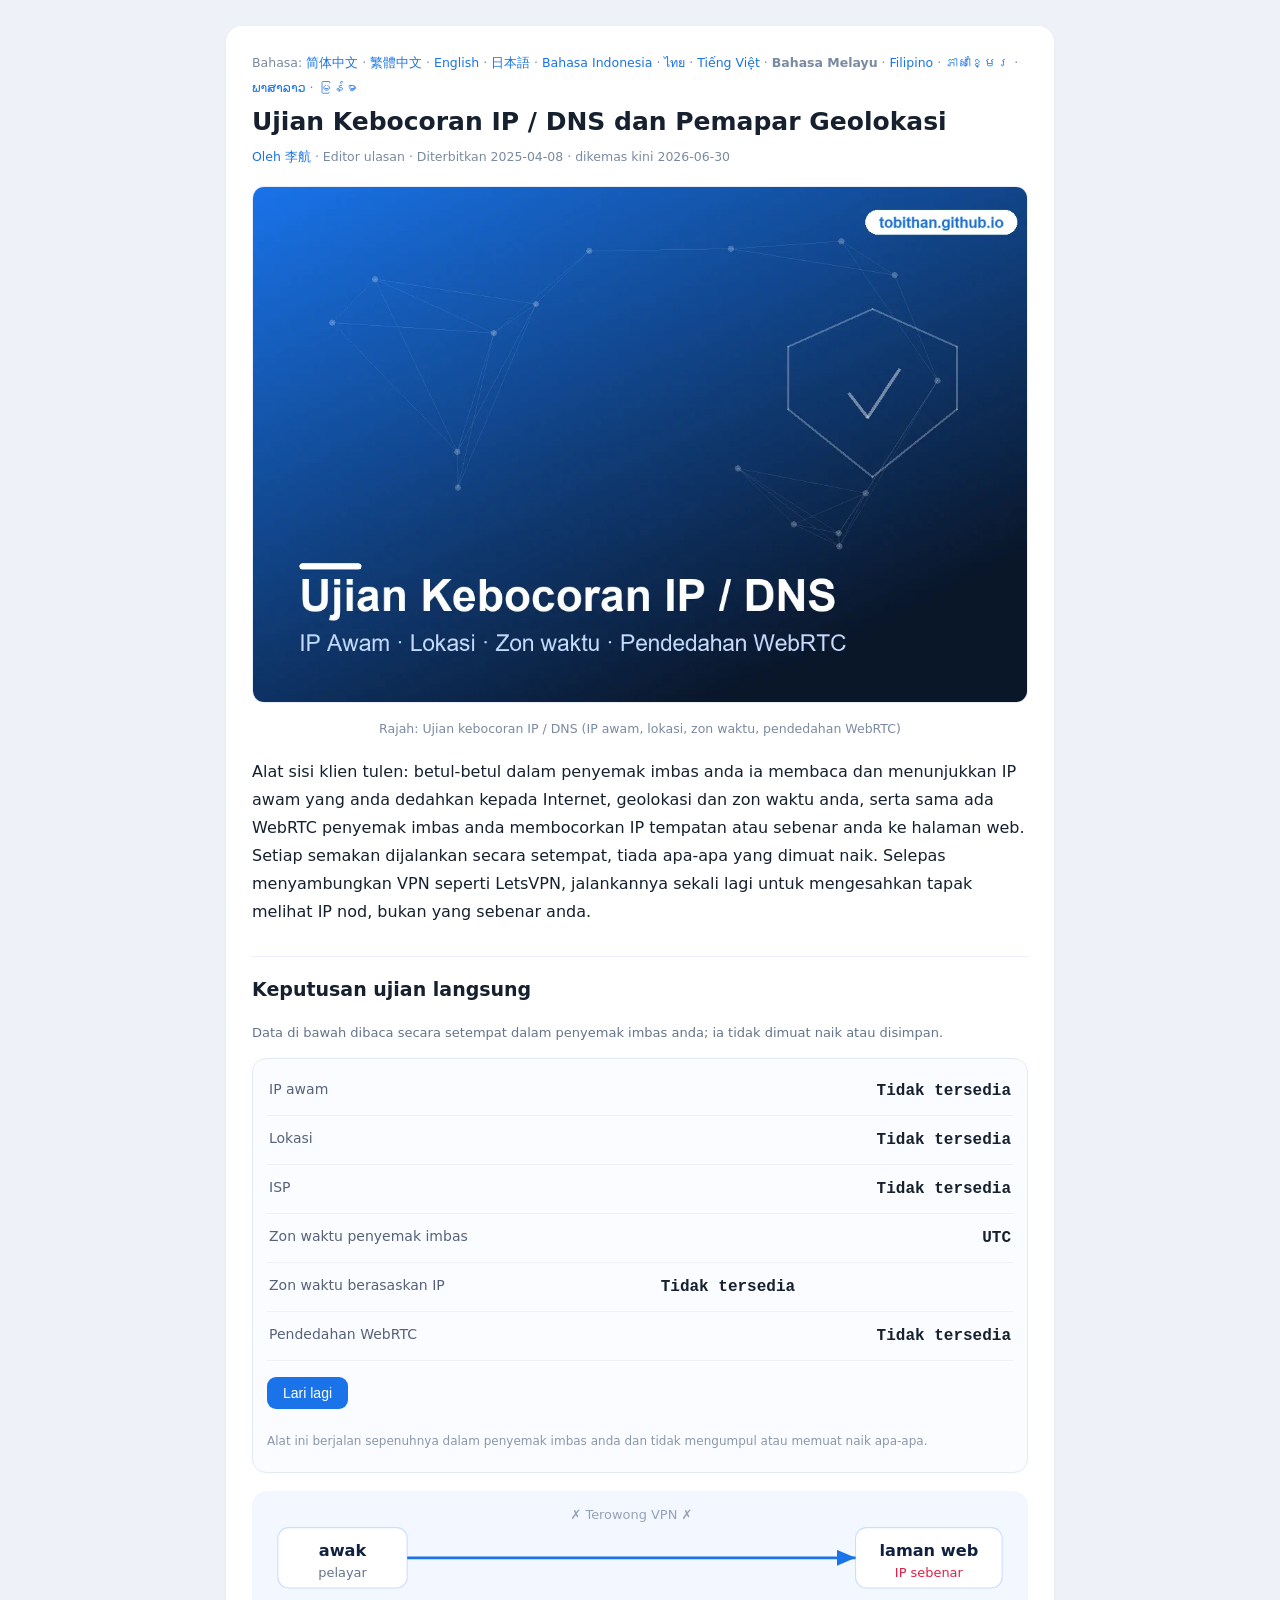
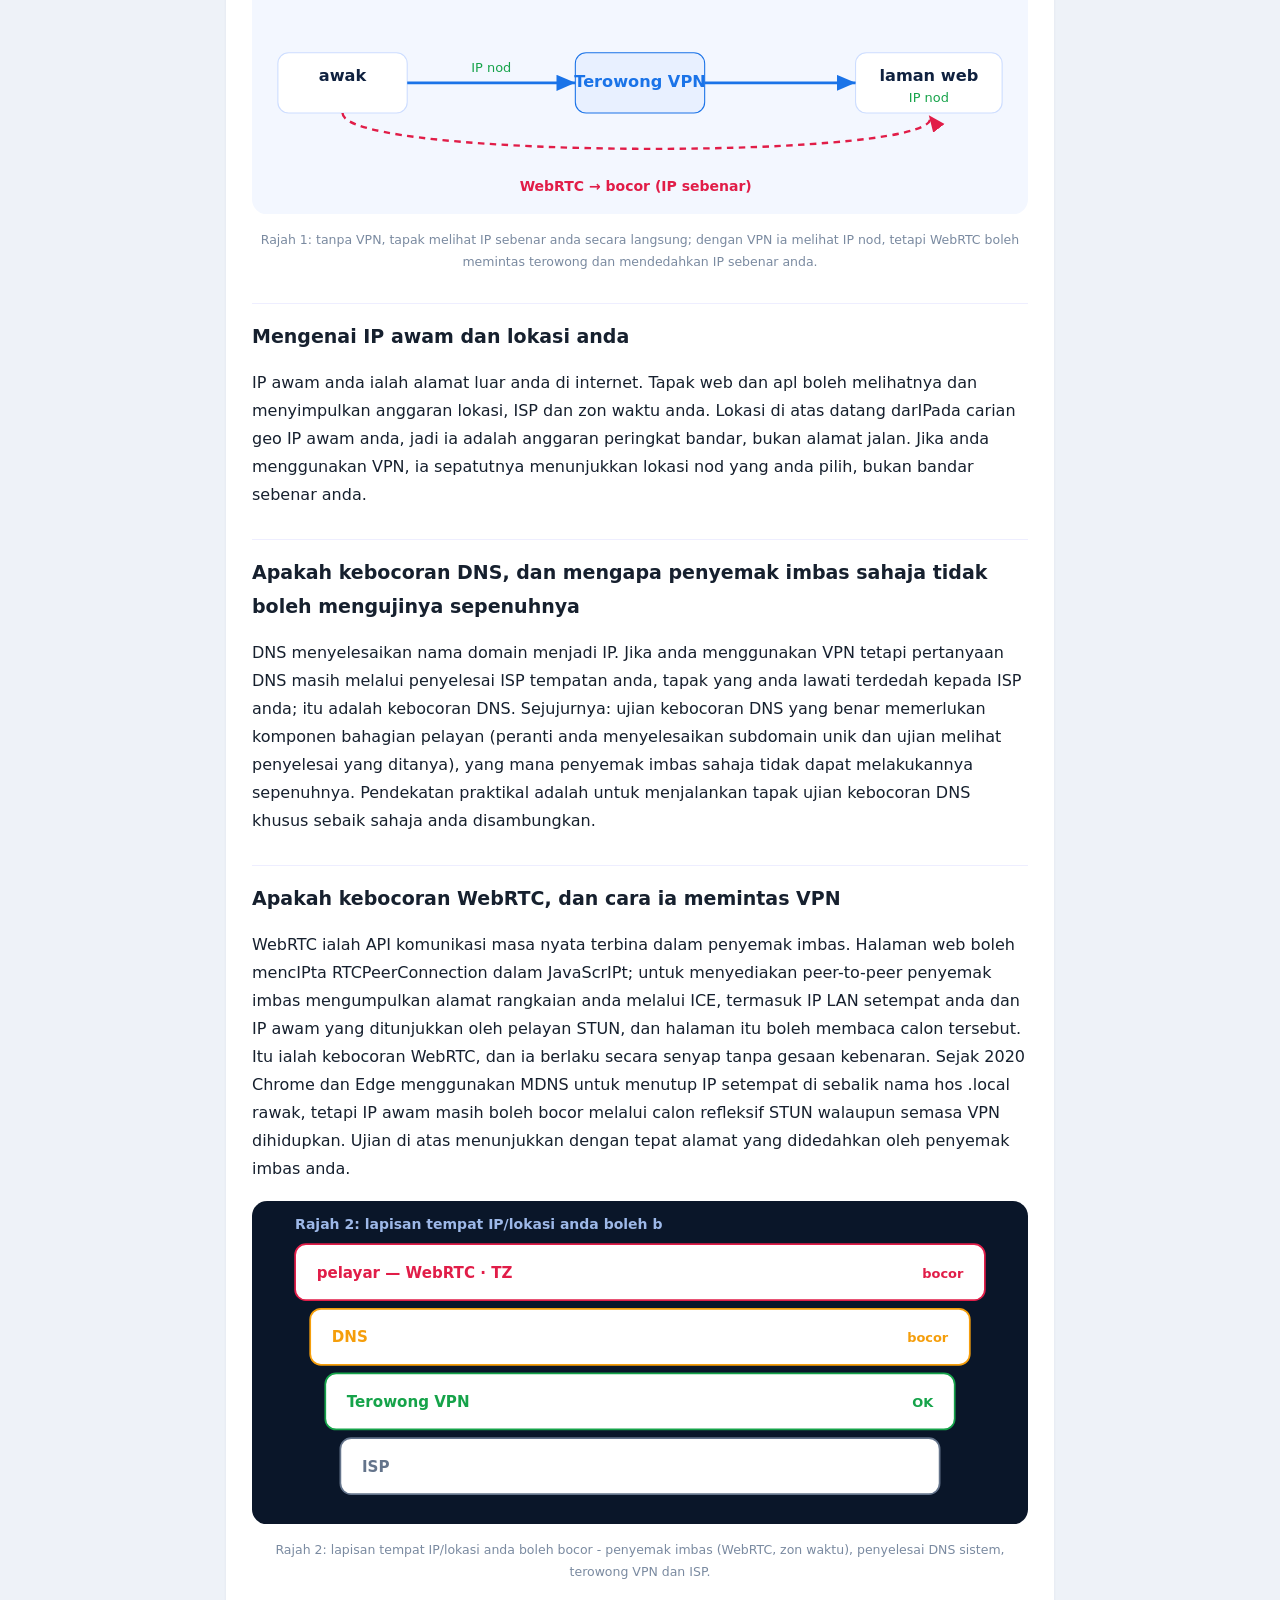
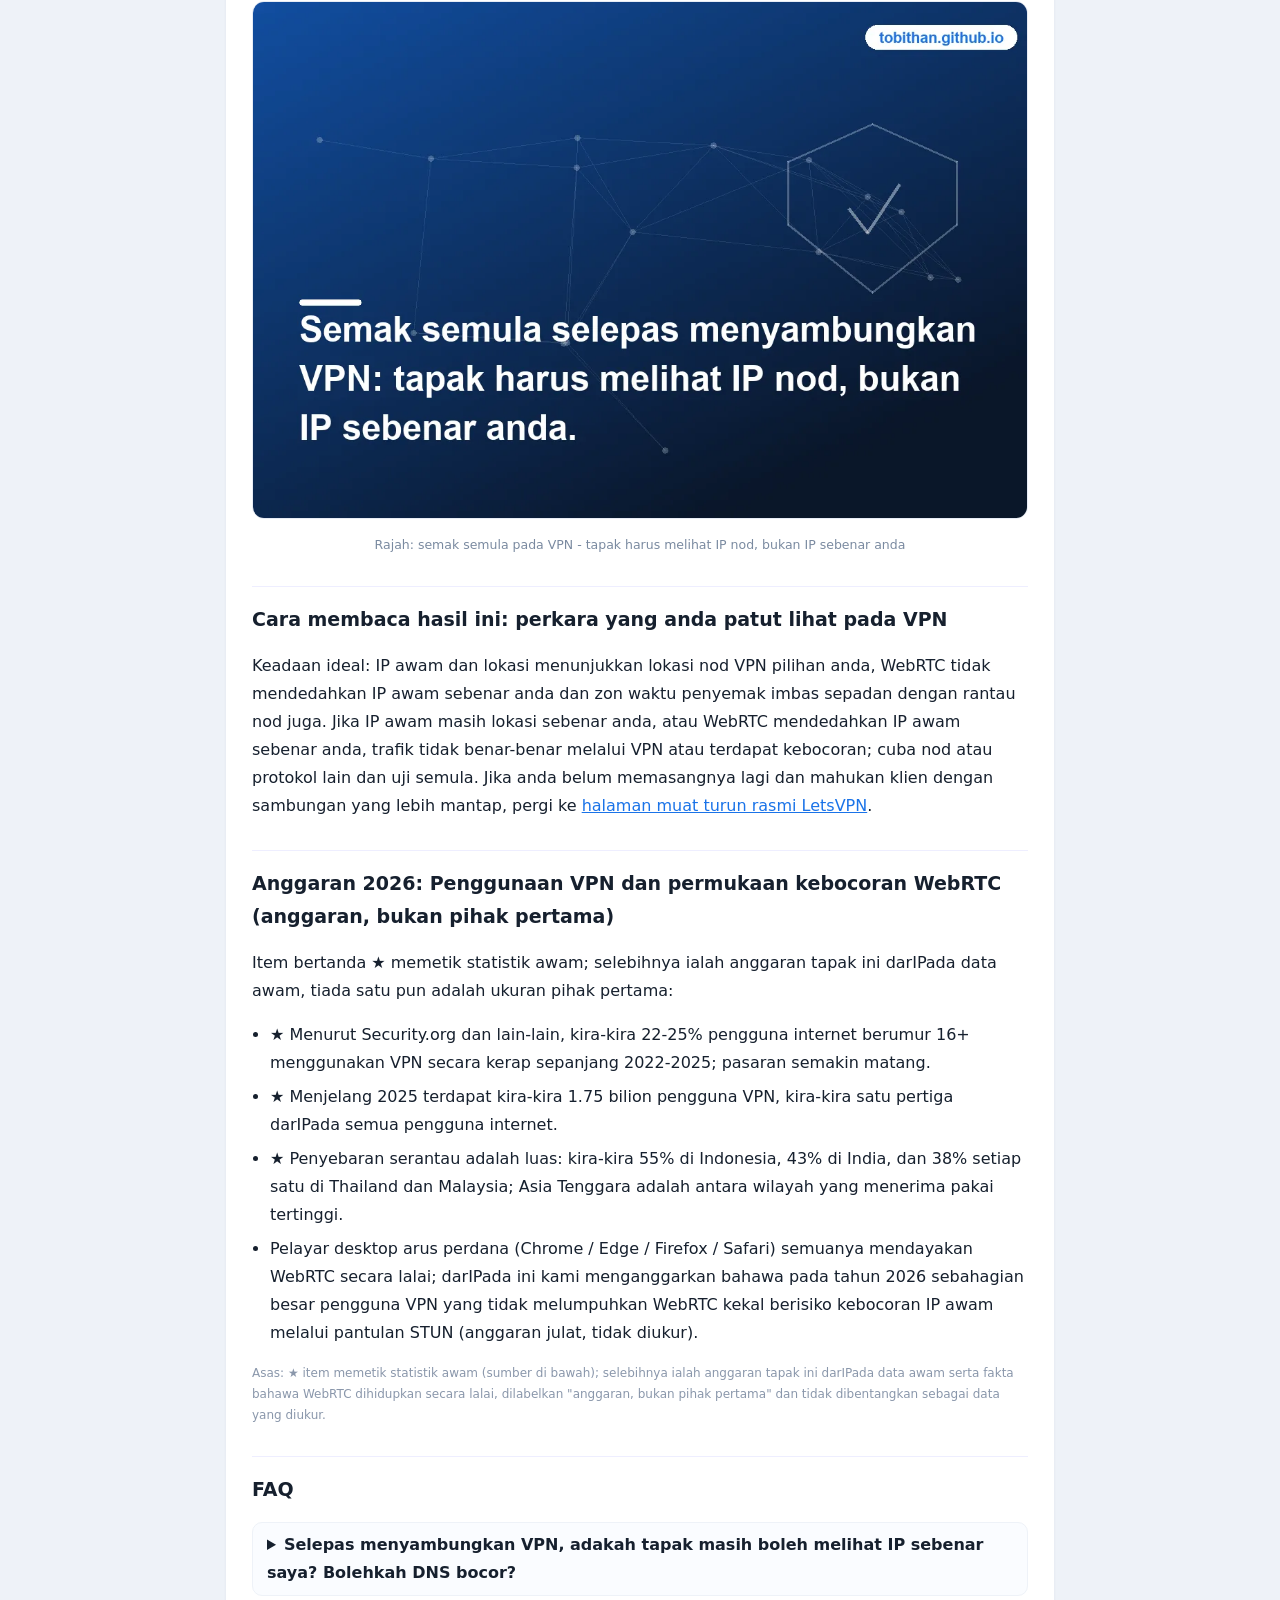
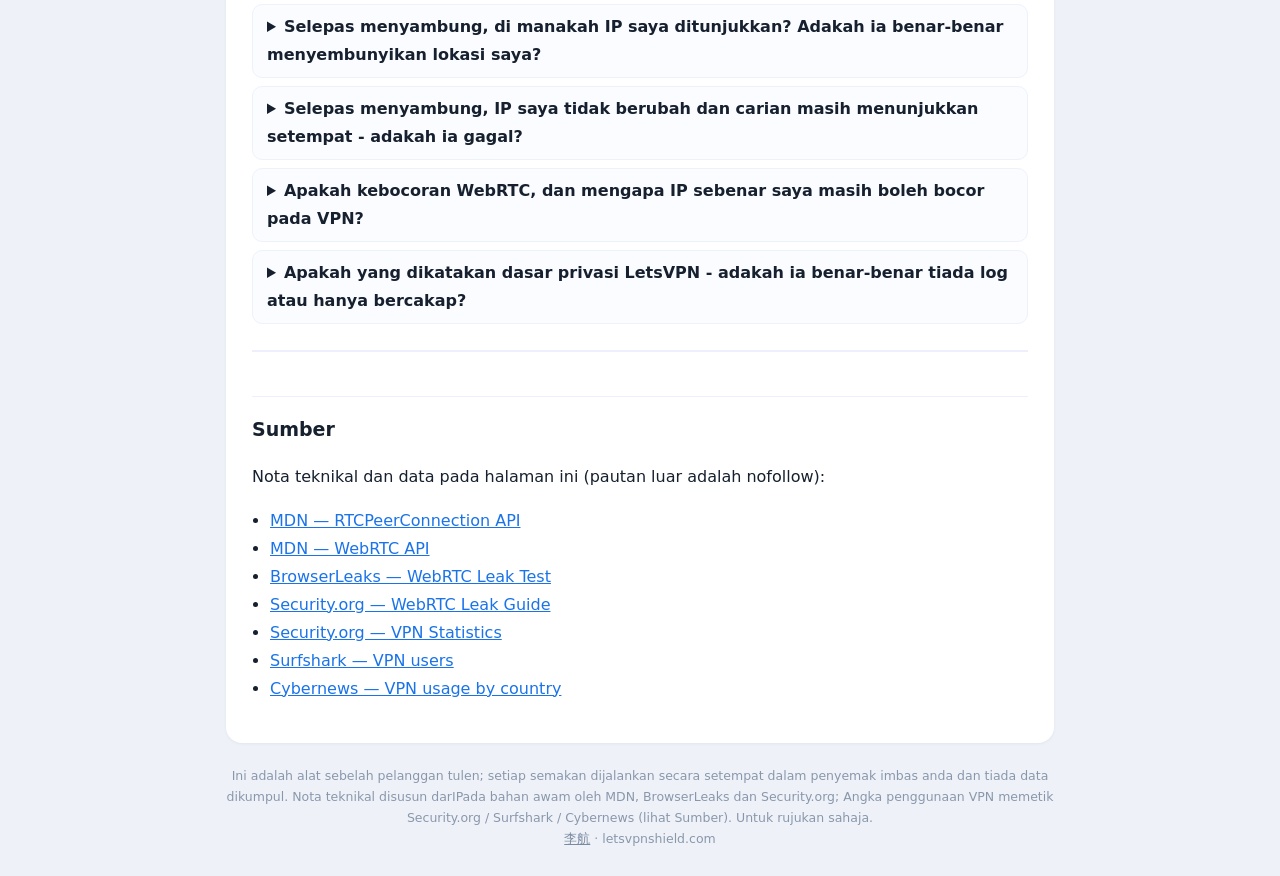
<file: ms/index.html>
<!DOCTYPE html><html lang="ms"><head><meta charset="utf-8">
<meta name="viewport" content="width=device-width,initial-scale=1">
<title>Ujian Kebocoran IP / DNS - Semak IP Awam Anda, Lokasi, Zon Waktu dan Pendedahan WebRTC</title>
<meta name="description" content="Ujian kebocoran IP/DNS dalam talian percuma: serta-merta melihat IP awam semasa anda, geolokasi dan zon waktu dan mengesan sama ada WebRTC penyemak imbas anda mendedahkan IP tempatan atau sebenar anda. Berjalan sepenuhnya dalam penyemak imbas anda, tiada apa-apa yang dimuat naik. Selepas menyambungkan VPN, gunakannya untuk mengesahkan IP sebenar anda disembunyikan.">
<meta name="author" content="李航">
<meta name="robots" content="index,follow,max-image-preview:large,max-snippet:-1,max-video-preview:-1">
<link rel="canonical" href="https://tobithan.github.io/ms/">
<meta property="og:type" content="website"><meta property="og:title" content="Ujian Kebocoran IP / DNS - Semak IP Awam Anda, Lokasi, Zon Waktu dan Pendedahan WebRTC">
<meta property="og:description" content="Ujian kebocoran IP/DNS dalam talian percuma: serta-merta melihat IP awam semasa anda, geolokasi dan zon waktu dan mengesan sama ada WebRTC penyemak imbas anda mendedahkan IP tempatan atau sebenar anda. Berjalan sepenuhnya dalam penyemak imbas anda, tiada apa-apa yang dimuat naik. Selepas menyambungkan VPN, gunakannya untuk mengesahkan IP sebenar anda disembunyikan."><meta property="og:locale" content="ms_MY">
<meta property="og:url" content="https://tobithan.github.io/ms/"><meta property="og:image" content="https://tobithan.github.io/img/cover_ms.png">
<meta property="og:image:width" content="1120"><meta property="og:image:height" content="746">
<link rel="alternate" hreflang="zh-Hans" href="https://tobithan.github.io/">
<link rel="alternate" hreflang="zh-Hant" href="https://tobithan.github.io/zh-tw/">
<link rel="alternate" hreflang="en" href="https://tobithan.github.io/en/">
<link rel="alternate" hreflang="ja" href="https://tobithan.github.io/ja/">
<link rel="alternate" hreflang="id" href="https://tobithan.github.io/id/">
<link rel="alternate" hreflang="th" href="https://tobithan.github.io/th/">
<link rel="alternate" hreflang="vi" href="https://tobithan.github.io/vi/">
<link rel="alternate" hreflang="ms" href="https://tobithan.github.io/ms/">
<link rel="alternate" hreflang="fil" href="https://tobithan.github.io/fil/">
<link rel="alternate" hreflang="km" href="https://tobithan.github.io/km/">
<link rel="alternate" hreflang="lo" href="https://tobithan.github.io/lo/">
<link rel="alternate" hreflang="my" href="https://tobithan.github.io/my/">
<link rel="alternate" hreflang="x-default" href="https://tobithan.github.io/">
<script type="application/ld+json">
{
 "@context": "https://schema.org",
 "@graph": [
  {
   "@type": "WebApplication",
   "name": "Ujian Kebocoran IP / DNS dan Pemapar Geolokasi",
   "url": "https://tobithan.github.io/ms/",
   "applicationCategory": "SecurityApplication",
   "operatingSystem": "Web browser",
   "browserRequirements": "Requires JavaScript",
   "inLanguage": "ms",
   "description": "Ujian kebocoran IP/DNS dalam talian percuma: serta-merta melihat IP awam semasa anda, geolokasi dan zon waktu dan mengesan sama ada WebRTC penyemak imbas anda mendedahkan IP tempatan atau sebenar anda. Berjalan sepenuhnya dalam penyemak imbas anda, tiada apa-apa yang dimuat naik. Selepas menyambungkan VPN, gunakannya untuk mengesahkan IP sebenar anda disembunyikan.",
   "isAccessibleForFree": true,
   "offers": {
    "@type": "Offer",
    "price": "0",
    "priceCurrency": "USD"
   },
   "author": {
    "@type": "Person",
    "name": "李航",
    "jobTitle": "Editor ulasan",
    "url": "https://tobithan.github.io/about-editor/"
   }
  },
  {
   "@type": "FAQPage",
   "inLanguage": "ms",
   "url": "https://tobithan.github.io/ms/",
   "mainEntity": [
    {
     "@type": "Question",
     "name": "Selepas menyambungkan VPN, adakah tapak masih boleh melihat IP sebenar saya? Bolehkah DNS bocor?",
     "acceptedAnswer": {
      "@type": "Answer",
      "text": "Biasanya, sebaik sahaja VPN disambungkan tapak melihat IP nod, bukan IP sebenar anda. Tetapi sejujurnya: semakan bebas menandakan risiko kebocoran DNS pada LetsVPN dan IP tidak sentiasa berubah selepas menukar pelayan - itu adalah semakan komuniti tunggal yang lebih lama, tidak disahkan oleh vendor atau sumber kedua. Jika privasi penting kepada anda, langkah praktikal ialah menjalankan ujian kebocoran IP/DNS seperti ini selepas menyambung dan mengesahkan IP dan DNS sebenar anda tidak didedahkan; jika ya, tukar nod atau protokol dan sahkan semula."
     }
    },
    {
     "@type": "Question",
     "name": "Selepas menyambung, di manakah IP saya ditunjukkan? Adakah ia benar-benar menyembunyikan lokasi saya?",
     "acceptedAnswer": {
      "@type": "Answer",
      "text": "Setelah disambungkan, IP luar anda ialah lokasi nod yang anda pilih - pilih nod Hong Kong dan anda tunjukkan lokasi Hong Kong; itulah cara VPN menyembunyikan lokasi sebenar anda. Anda boleh menukar nod rantau dalam klien untuk menukar IP luar anda. Ambil perhatian bahawa semakan bebas melaporkan IP tidak sentiasa berubah selepas menukar pelayan dan melihat risiko kebocoran DNS (semakan tunggal, lama, bukan berbilang sumber disahkan), jadi selepas menyambung adalah bijak untuk mengesahkan dengan ujian IP bahawa lokasi anda sebenarnya telah berubah."
     }
    },
    {
     "@type": "Question",
     "name": "Selepas menyambung, IP saya tidak berubah dan carian masih menunjukkan setempat - adakah ia gagal?",
     "acceptedAnswer": {
      "@type": "Answer",
      "text": "Ya, IP yang tidak berubah biasanya bermakna trafik sebenarnya tidak melalui VPN. Komuniti telah melaporkan bahawa IP LetsVPN tidak selalu berubah selepas menukar pelayan, yang betul-betul kes ini. Pembetulan: sambung semula ke nod rantau yang berbeza, kemudian cuba protokol lain; kosongkan cache dan log masuk semula, kemas kini kepada versi terkini atau pasang semula; pastikan tiada VPN/proksi lain mengambil trafik. Selepas menyambung semula, semak semula IP anda di sini - ia dikira sebagai kejayaan hanya apabila ia menunjukkan negara pilihan anda. Pada Android, pastikan juga sistem tidak mematikannya di latar belakang."
     }
    },
    {
     "@type": "Question",
     "name": "Apakah kebocoran WebRTC, dan mengapa IP sebenar saya masih boleh bocor pada VPN?",
     "acceptedAnswer": {
      "@type": "Answer",
      "text": "WebRTC ialah API peer-to-peer terbina dalam penyemak imbas. Dengan hanya beberapa baris JavaScrIPt halaman boleh mencIPta RTCPeerConnection, dan pelayar kemudian mengumpulkan alamat rangkaian melalui ICE; IP awam yang ditunjukkan oleh pelayan STUN boleh menjadi IP sebenar anda - walaupun pada VPN - dan halaman membacanya secara senyap tanpa gesaan kebenaran. Sejak 2020 Chrome/Edge menutup IP tempatan melalui MDNS, tetapi IP awam masih boleh bocor. Gunakan ujian WebRTC di atas untuk melihat alamat yang didedahkan oleh penyemak imbas anda."
     }
    },
    {
     "@type": "Question",
     "name": "Apakah yang dikatakan dasar privasi LetsVPN - adakah ia benar-benar tiada log atau hanya bercakap?",
     "acceptedAnswer": {
      "@type": "Answer",
      "text": "Secara jujur, bahan awam yang tersedia tidak mempunyai teks dasar privasi LetsVPN atau kandungan tiada log yang boleh disahkan, jadi ia tidak boleh dijamin; yang memerlukan teks dasar rasmi dan audit pihak ketiga. Untuk konteks, semakan bebas menimbulkan kebimbangan kebocoran DNS (tunggal, lebih lama, bukan berbilang sumber disahkan), yang bertentangan dengan larangan pembalakan yang ketat. Panggilan praktikal: anggap ia sebagai alat suis wilayah / kegunaan umum, gunakan perkhidmatan yang diaudit untuk tugas yang sangat sensitif dan jalankan ujian kebocoran sendiri selepas menyambung dan bukannya mempercayai tuntutan pemasaran."
     }
    }
   ]
  }
 ]
}
</script>
<link rel="stylesheet" href="/style.css"></head>
<body><div class="wrap"><main>
<nav class="lvlang">Bahasa: <a href="/">简体中文</a> · <a href="/zh-tw/">繁體中文</a> · <a href="/en/">English</a> · <a href="/ja/">日本語</a> · <a href="/id/">Bahasa Indonesia</a> · <a href="/th/">ไทย</a> · <a href="/vi/">Tiếng Việt</a> · <strong>Bahasa Melayu</strong> · <a href="/fil/">Filipino</a> · <a href="/km/">ភាសាខ្មែរ</a> · <a href="/lo/">ພາສາລາວ</a> · <a href="/my/">မြန်မာ</a></nav>
<h1>Ujian Kebocoran IP / DNS dan Pemapar Geolokasi</h1>
<p class="lvby"><a rel="author" href="/about-editor/">Oleh 李航</a> · Editor ulasan · Diterbitkan 2025-04-08 · dikemas kini 2026-06-30</p>
<figure class="lvpng"><picture><source type="image/webp" srcset="/img/cover_ms.webp"><img src="/img/cover_ms.png" alt="Ujian kebocoran IP/DNS dan ilustrasi pemapar geolokasi" fetchpriority="high" width="1120" height="746" style="width:100%;height:auto;border-radius:12px;border:1px solid #e7ecf5"></picture><figcaption>Rajah: Ujian kebocoran IP / DNS (IP awam, lokasi, zon waktu, pendedahan WebRTC)</figcaption></figure>
<p class="lvlead">Alat sisi klien tulen: betul-betul dalam penyemak imbas anda ia membaca dan menunjukkan IP awam yang anda dedahkan kepada Internet, geolokasi dan zon waktu anda, serta sama ada WebRTC penyemak imbas anda membocorkan IP tempatan atau sebenar anda ke halaman web. Setiap semakan dijalankan secara setempat, tiada apa-apa yang dimuat naik. Selepas menyambungkan VPN seperti LetsVPN, jalankannya sekali lagi untuk mengesahkan tapak melihat IP nod, bukan yang sebenar anda.</p>
<h2>Keputusan ujian langsung</h2>
<p class="lvtoolnote">Data di bawah dibaca secara setempat dalam penyemak imbas anda; ia tidak dimuat naik atau disimpan.</p>
<div class="lvtool" id="lvtool">
<div class="lvrow"><span class="lvk">IP awam</span><span class="lvval" id="lv-ip">Menyemak...</span></div><div class="lvrow"><span class="lvk">Lokasi</span><span class="lvval" id="lv-geo">Menyemak...</span></div><div class="lvrow"><span class="lvk">ISP</span><span class="lvval" id="lv-isp">Menyemak...</span></div><div class="lvrow"><span class="lvk">Zon waktu penyemak imbas</span><span class="lvval" id="lv-tzb">Menyemak...</span></div><div class="lvrow"><span class="lvk">Zon waktu berasaskan IP</span><span class="lvval" id="lv-tzi">Menyemak...</span> <small id="lv-tzhint" class="lvhint"></small></div><div class="lvrow"><span class="lvk">Pendedahan WebRTC</span><span class="lvval" id="lv-webrtc-verdict">Menyemak...</span></div>
<div class="lvwebrtc" id="lv-webrtc"></div>
<button id="lv-rerun" type="button">Lari lagi</button>
<p class="lvnote">Alat ini berjalan sepenuhnya dalam penyemak imbas anda dan tidak mengumpul atau memuat naik apa-apa.</p>
</div>
<figure class="lvsvg"><svg viewBox="0 0 720 300" xmlns="http://www.w3.org/2000/svg" role="img" aria-label="Rajah 1: tanpa VPN, tapak melihat IP sebenar anda secara langsung; dengan VPN ia melihat IP nod, tetapi WebRTC boleh memintas terowong dan mendedahkan IP sebenar anda." style="width:100%;height:auto"><rect width="720" height="300" rx="14" fill="#f3f7ff"/><rect x="24" y="34" width="120" height="56" rx="10" fill="#fff" stroke="#cdddff"/><text x="84" y="60" text-anchor="middle" font-family="system-ui,Segoe UI,Arial,sans-serif" font-size="15" font-weight="700" fill="#0f213f">awak</text><text x="84" y="80" text-anchor="middle" font-family="system-ui,Segoe UI,Arial,sans-serif" font-size="12" fill="#64748b">pelayar</text><rect x="560" y="34" width="136" height="56" rx="10" fill="#fff" stroke="#cdddff"/><text x="628" y="60" text-anchor="middle" font-family="system-ui,Segoe UI,Arial,sans-serif" font-size="15" font-weight="700" fill="#0f213f">laman web</text><text x="628" y="80" text-anchor="middle" font-family="system-ui,Segoe UI,Arial,sans-serif" font-size="12" fill="#e11d48">IP sebenar</text><line x1="144" y1="62" x2="560" y2="62" stroke="#1a73e8" stroke-width="2.5" marker-end="url(#ar)"/><text x="352" y="26" text-anchor="middle" font-family="system-ui,Segoe UI,Arial,sans-serif" font-size="12" fill="#94a3b8">✗ Terowong VPN ✗</text><rect x="24" y="150" width="120" height="56" rx="10" fill="#fff" stroke="#cdddff"/><text x="84" y="176" text-anchor="middle" font-family="system-ui,Segoe UI,Arial,sans-serif" font-size="15" font-weight="700" fill="#0f213f">awak</text><rect x="300" y="150" width="120" height="56" rx="10" fill="#e8f0ff" stroke="#1a73e8"/><text x="360" y="182" text-anchor="middle" font-family="system-ui,Segoe UI,Arial,sans-serif" font-size="15" font-weight="700" fill="#1a73e8">Terowong VPN</text><rect x="560" y="150" width="136" height="56" rx="10" fill="#fff" stroke="#cdddff"/><text x="628" y="176" text-anchor="middle" font-family="system-ui,Segoe UI,Arial,sans-serif" font-size="15" font-weight="700" fill="#0f213f">laman web</text><text x="628" y="196" text-anchor="middle" font-family="system-ui,Segoe UI,Arial,sans-serif" font-size="12" fill="#16a34a">IP nod</text><line x1="144" y1="178" x2="300" y2="178" stroke="#1a73e8" stroke-width="2.5" marker-end="url(#ar)"/><line x1="420" y1="178" x2="560" y2="178" stroke="#1a73e8" stroke-width="2.5" marker-end="url(#ar)"/><text x="222" y="168" text-anchor="middle" font-family="system-ui,Segoe UI,Arial,sans-serif" font-size="12" fill="#16a34a">IP nod</text><path d="M84 206 C84 250 660 250 628 208" fill="none" stroke="#e11d48" stroke-width="2.2" stroke-dasharray="6 5" marker-end="url(#arr)"/><text x="356" y="278" text-anchor="middle" font-family="system-ui,Segoe UI,Arial,sans-serif" font-size="13" font-weight="700" fill="#e11d48">WebRTC → bocor (IP sebenar)</text><defs><marker id="ar" markerWidth="9" markerHeight="9" refX="7" refY="3" orient="auto"><path d="M0,0 L7,3 L0,6 Z" fill="#1a73e8"/></marker><marker id="arr" markerWidth="9" markerHeight="9" refX="7" refY="3" orient="auto"><path d="M0,0 L7,3 L0,6 Z" fill="#e11d48"/></marker></defs></svg><figcaption>Rajah 1: tanpa VPN, tapak melihat IP sebenar anda secara langsung; dengan VPN ia melihat IP nod, tetapi WebRTC boleh memintas terowong dan mendedahkan IP sebenar anda.</figcaption></figure>
<h2>Mengenai IP awam dan lokasi anda</h2>
<p>IP awam anda ialah alamat luar anda di internet. Tapak web dan apl boleh melihatnya dan menyimpulkan anggaran lokasi, ISP dan zon waktu anda. Lokasi di atas datang darIPada carian geo IP awam anda, jadi ia adalah anggaran peringkat bandar, bukan alamat jalan. Jika anda menggunakan VPN, ia sepatutnya menunjukkan lokasi nod yang anda pilih, bukan bandar sebenar anda.</p>
<h2>Apakah kebocoran DNS, dan mengapa penyemak imbas sahaja tidak boleh mengujinya sepenuhnya</h2>
<p>DNS menyelesaikan nama domain menjadi IP. Jika anda menggunakan VPN tetapi pertanyaan DNS masih melalui penyelesai ISP tempatan anda, tapak yang anda lawati terdedah kepada ISP anda; itu adalah kebocoran DNS. Sejujurnya: ujian kebocoran DNS yang benar memerlukan komponen bahagian pelayan (peranti anda menyelesaikan subdomain unik dan ujian melihat penyelesai yang ditanya), yang mana penyemak imbas sahaja tidak dapat melakukannya sepenuhnya. Pendekatan praktikal adalah untuk menjalankan tapak ujian kebocoran DNS khusus sebaik sahaja anda disambungkan.</p>
<h2>Apakah kebocoran WebRTC, dan cara ia memintas VPN</h2>
<p>WebRTC ialah API komunikasi masa nyata terbina dalam penyemak imbas. Halaman web boleh mencIPta RTCPeerConnection dalam JavaScrIPt; untuk menyediakan peer-to-peer penyemak imbas mengumpulkan alamat rangkaian anda melalui ICE, termasuk IP LAN setempat anda dan IP awam yang ditunjukkan oleh pelayan STUN, dan halaman itu boleh membaca calon tersebut. Itu ialah kebocoran WebRTC, dan ia berlaku secara senyap tanpa gesaan kebenaran. Sejak 2020 Chrome dan Edge menggunakan MDNS untuk menutup IP setempat di sebalik nama hos .local rawak, tetapi IP awam masih boleh bocor melalui calon refleksif STUN walaupun semasa VPN dihidupkan. Ujian di atas menunjukkan dengan tepat alamat yang didedahkan oleh penyemak imbas anda.</p>
<figure class="lvsvg"><svg viewBox="0 0 720 300" xmlns="http://www.w3.org/2000/svg" role="img" aria-label="Rajah 2: lapisan tempat IP/lokasi anda boleh bocor - penyemak imbas (WebRTC, zon waktu), penyelesai DNS sistem, terowong VPN dan ISP." style="width:100%;height:auto"><rect width="720" height="300" rx="14" fill="#0a1629"/><text x="40" y="26" font-family="system-ui,Segoe UI,Arial,sans-serif" font-size="13" font-weight="700" fill="#9db8e8">Rajah 2: lapisan tempat IP/lokasi anda boleh b</text><rect x="40" y="40" width="640" height="52" rx="10" fill="#fff" stroke="#e11d48" stroke-width="1.6"/><text x="60" y="71" text-anchor="start" font-family="system-ui,Segoe UI,Arial,sans-serif" font-size="14" font-weight="700" fill="#e11d48">pelayar — WebRTC · TZ</text><text x="660" y="71" text-anchor="end" font-family="system-ui,Segoe UI,Arial,sans-serif" font-size="12" font-weight="700" fill="#e11d48">bocor</text><rect x="54" y="100" width="612" height="52" rx="10" fill="#fff" stroke="#f59e0b" stroke-width="1.6"/><text x="74" y="131" text-anchor="start" font-family="system-ui,Segoe UI,Arial,sans-serif" font-size="14" font-weight="700" fill="#f59e0b">DNS</text><text x="646" y="131" text-anchor="end" font-family="system-ui,Segoe UI,Arial,sans-serif" font-size="12" font-weight="700" fill="#f59e0b">bocor</text><rect x="68" y="160" width="584" height="52" rx="10" fill="#fff" stroke="#16a34a" stroke-width="1.6"/><text x="88" y="191" text-anchor="start" font-family="system-ui,Segoe UI,Arial,sans-serif" font-size="14" font-weight="700" fill="#16a34a">Terowong VPN</text><text x="632" y="191" text-anchor="end" font-family="system-ui,Segoe UI,Arial,sans-serif" font-size="12" font-weight="700" fill="#16a34a">OK</text><rect x="82" y="220" width="556" height="52" rx="10" fill="#fff" stroke="#64748b" stroke-width="1.6"/><text x="102" y="251" text-anchor="start" font-family="system-ui,Segoe UI,Arial,sans-serif" font-size="14" font-weight="700" fill="#64748b">ISP</text></svg><figcaption>Rajah 2: lapisan tempat IP/lokasi anda boleh bocor - penyemak imbas (WebRTC, zon waktu), penyelesai DNS sistem, terowong VPN dan ISP.</figcaption></figure>
<figure class="lvpng"><picture><source type="image/webp" srcset="/img/board_ms.webp"><img src="/img/board_ms.png" alt="Ilustrasi pengesahan semula dengan ujian IP sama ada IP sebenar disembunyikan pada VPN" loading="lazy" width="1120" height="746" style="width:100%;height:auto;border-radius:12px;border:1px solid #e7ecf5"></picture><figcaption>Rajah: semak semula pada VPN - tapak harus melihat IP nod, bukan IP sebenar anda</figcaption></figure>
<h2>Cara membaca hasil ini: perkara yang anda patut lihat pada VPN</h2>
<p>Keadaan ideal: IP awam dan lokasi menunjukkan lokasi nod VPN pilihan anda, WebRTC tidak mendedahkan IP awam sebenar anda dan zon waktu penyemak imbas sepadan dengan rantau nod juga. Jika IP awam masih lokasi sebenar anda, atau WebRTC mendedahkan IP awam sebenar anda, trafik tidak benar-benar melalui VPN atau terdapat kebocoran; cuba nod atau protokol lain dan uji semula. Jika anda belum memasangnya lagi dan mahukan klien dengan sambungan yang lebih mantap, pergi ke <a href="https://letsvpnshield.com/download/">halaman muat turun rasmi LetsVPN</a>.</p>
<section id="lv-data2026" class="lvdata"><h2>Anggaran 2026: Penggunaan VPN dan permukaan kebocoran WebRTC (anggaran, bukan pihak pertama)</h2>
<p>Item bertanda ★ memetik statistik awam; selebihnya ialah anggaran tapak ini darIPada data awam, tiada satu pun adalah ukuran pihak pertama:</p>
<ul><li>★ Menurut Security.org dan lain-lain, kira-kira 22-25% pengguna internet berumur 16+ menggunakan VPN secara kerap sepanjang 2022-2025; pasaran semakin matang.</li><li>★ Menjelang 2025 terdapat kira-kira 1.75 bilion pengguna VPN, kira-kira satu pertiga darIPada semua pengguna internet.</li><li>★ Penyebaran serantau adalah luas: kira-kira 55% di Indonesia, 43% di India, dan 38% setiap satu di Thailand dan Malaysia; Asia Tenggara adalah antara wilayah yang menerima pakai tertinggi.</li><li>Pelayar desktop arus perdana (Chrome / Edge / Firefox / Safari) semuanya mendayakan WebRTC secara lalai; darIPada ini kami menganggarkan bahawa pada tahun 2026 sebahagian besar pengguna VPN yang tidak melumpuhkan WebRTC kekal berisiko kebocoran IP awam melalui pantulan STUN (anggaran julat, tidak diukur).</li></ul>
<p class="lvnote">Asas: ★ item memetik statistik awam (sumber di bawah); selebihnya ialah anggaran tapak ini darIPada data awam serta fakta bahawa WebRTC dihidupkan secara lalai, dilabelkan "anggaran, bukan pihak pertama" dan tidak dibentangkan sebagai data yang diukur.</p></section>
<h2>FAQ</h2>
<div class="lvfaqs"><details class="lvfaq"><summary>Selepas menyambungkan VPN, adakah tapak masih boleh melihat IP sebenar saya? Bolehkah DNS bocor?</summary><p>Biasanya, sebaik sahaja VPN disambungkan tapak melihat IP nod, bukan IP sebenar anda. Tetapi sejujurnya: semakan bebas menandakan risiko kebocoran DNS pada LetsVPN dan IP tidak sentiasa berubah selepas menukar pelayan - itu adalah semakan komuniti tunggal yang lebih lama, tidak disahkan oleh vendor atau sumber kedua. Jika privasi penting kepada anda, langkah praktikal ialah menjalankan ujian kebocoran IP/DNS seperti ini selepas menyambung dan mengesahkan IP dan DNS sebenar anda tidak didedahkan; jika ya, tukar nod atau protokol dan sahkan semula.</p></details>
<details class="lvfaq"><summary>Selepas menyambung, di manakah IP saya ditunjukkan? Adakah ia benar-benar menyembunyikan lokasi saya?</summary><p>Setelah disambungkan, IP luar anda ialah lokasi nod yang anda pilih - pilih nod Hong Kong dan anda tunjukkan lokasi Hong Kong; itulah cara VPN menyembunyikan lokasi sebenar anda. Anda boleh menukar nod rantau dalam klien untuk menukar IP luar anda. Ambil perhatian bahawa semakan bebas melaporkan IP tidak sentiasa berubah selepas menukar pelayan dan melihat risiko kebocoran DNS (semakan tunggal, lama, bukan berbilang sumber disahkan), jadi selepas menyambung adalah bijak untuk mengesahkan dengan ujian IP bahawa lokasi anda sebenarnya telah berubah.</p></details>
<details class="lvfaq"><summary>Selepas menyambung, IP saya tidak berubah dan carian masih menunjukkan setempat - adakah ia gagal?</summary><p>Ya, IP yang tidak berubah biasanya bermakna trafik sebenarnya tidak melalui VPN. Komuniti telah melaporkan bahawa IP LetsVPN tidak selalu berubah selepas menukar pelayan, yang betul-betul kes ini. Pembetulan: sambung semula ke nod rantau yang berbeza, kemudian cuba protokol lain; kosongkan cache dan log masuk semula, kemas kini kepada versi terkini atau pasang semula; pastikan tiada VPN/proksi lain mengambil trafik. Selepas menyambung semula, semak semula IP anda di sini - ia dikira sebagai kejayaan hanya apabila ia menunjukkan negara pilihan anda. Pada Android, pastikan juga sistem tidak mematikannya di latar belakang.</p></details>
<details class="lvfaq"><summary>Apakah kebocoran WebRTC, dan mengapa IP sebenar saya masih boleh bocor pada VPN?</summary><p>WebRTC ialah API peer-to-peer terbina dalam penyemak imbas. Dengan hanya beberapa baris JavaScrIPt halaman boleh mencIPta RTCPeerConnection, dan pelayar kemudian mengumpulkan alamat rangkaian melalui ICE; IP awam yang ditunjukkan oleh pelayan STUN boleh menjadi IP sebenar anda - walaupun pada VPN - dan halaman membacanya secara senyap tanpa gesaan kebenaran. Sejak 2020 Chrome/Edge menutup IP tempatan melalui MDNS, tetapi IP awam masih boleh bocor. Gunakan ujian WebRTC di atas untuk melihat alamat yang didedahkan oleh penyemak imbas anda.</p></details>
<details class="lvfaq"><summary>Apakah yang dikatakan dasar privasi LetsVPN - adakah ia benar-benar tiada log atau hanya bercakap?</summary><p>Secara jujur, bahan awam yang tersedia tidak mempunyai teks dasar privasi LetsVPN atau kandungan tiada log yang boleh disahkan, jadi ia tidak boleh dijamin; yang memerlukan teks dasar rasmi dan audit pihak ketiga. Untuk konteks, semakan bebas menimbulkan kebimbangan kebocoran DNS (tunggal, lebih lama, bukan berbilang sumber disahkan), yang bertentangan dengan larangan pembalakan yang ketat. Panggilan praktikal: anggap ia sebagai alat suis wilayah / kegunaan umum, gunakan perkhidmatan yang diaudit untuk tugas yang sangat sensitif dan jalankan ujian kebocoran sendiri selepas menyambung dan bukannya mempercayai tuntutan pemasaran.</p></details>
</div>
<div class="related"><h2>Sumber</h2><p>Nota teknikal dan data pada halaman ini (pautan luar adalah nofollow):</p><ul><li><a href="https://developer.mozilla.org/en-US/docs/Web/API/RTCPeerConnection" rel="nofollow noopener" target="_blank">MDN — RTCPeerConnection API</a></li><li><a href="https://developer.mozilla.org/en-US/docs/Web/API/WebRTC_API" rel="nofollow noopener" target="_blank">MDN — WebRTC API</a></li><li><a href="https://browserleaks.com/webrtc" rel="nofollow noopener" target="_blank">BrowserLeaks — WebRTC Leak Test</a></li><li><a href="https://www.security.org/vpn/webrtc-leak/" rel="nofollow noopener" target="_blank">Security.org — WebRTC Leak Guide</a></li><li><a href="https://www.security.org/vpn/statistics/" rel="nofollow noopener" target="_blank">Security.org — VPN Statistics</a></li><li><a href="https://surfshark.com/blog/vpn-users" rel="nofollow noopener" target="_blank">Surfshark — VPN users</a></li><li><a href="https://cybernews.com/best-vpn/vpn-usage-by-country/" rel="nofollow noopener" target="_blank">Cybernews — VPN usage by country</a></li></ul></div>
</main>
<footer>Ini adalah alat sebelah pelanggan tulen; setiap semakan dijalankan secara setempat dalam penyemak imbas anda dan tiada data dikumpul. Nota teknikal disusun darIPada bahan awam oleh MDN, BrowserLeaks dan Security.org; Angka penggunaan VPN memetik Security.org / Surfshark / Cybernews (lihat Sumber). Untuk rujukan sahaja.<br><a rel="author" href="/about-editor/">李航</a> · letsvpnshield.com</footer>
</div>
<script>window.LV_I18N={"checking": "Menyemak...", "na": "Tidak tersedia", "none_detected": "Tiada ditemui", "leak_public": "IP awam terdedah melalui WebRTC", "leak_local": "Hanya IP tempatan/LAN terdedah", "ok_safe": "Tiada kebocoran IP awam WebRTC ditemui", "mismatch_tz": "Zon waktu penyemak imbas berbeza darIPada zon waktu IP; ini mungkin mendedahkan kawasan sebenar anda", "rerun": "Lari lagi", "rtc_public": "awam", "rtc_local": "tempatan", "rtc_mdns": "MDNS-tersembunyi"};</script><script src="/tool.js"></script></body></html>
</file>
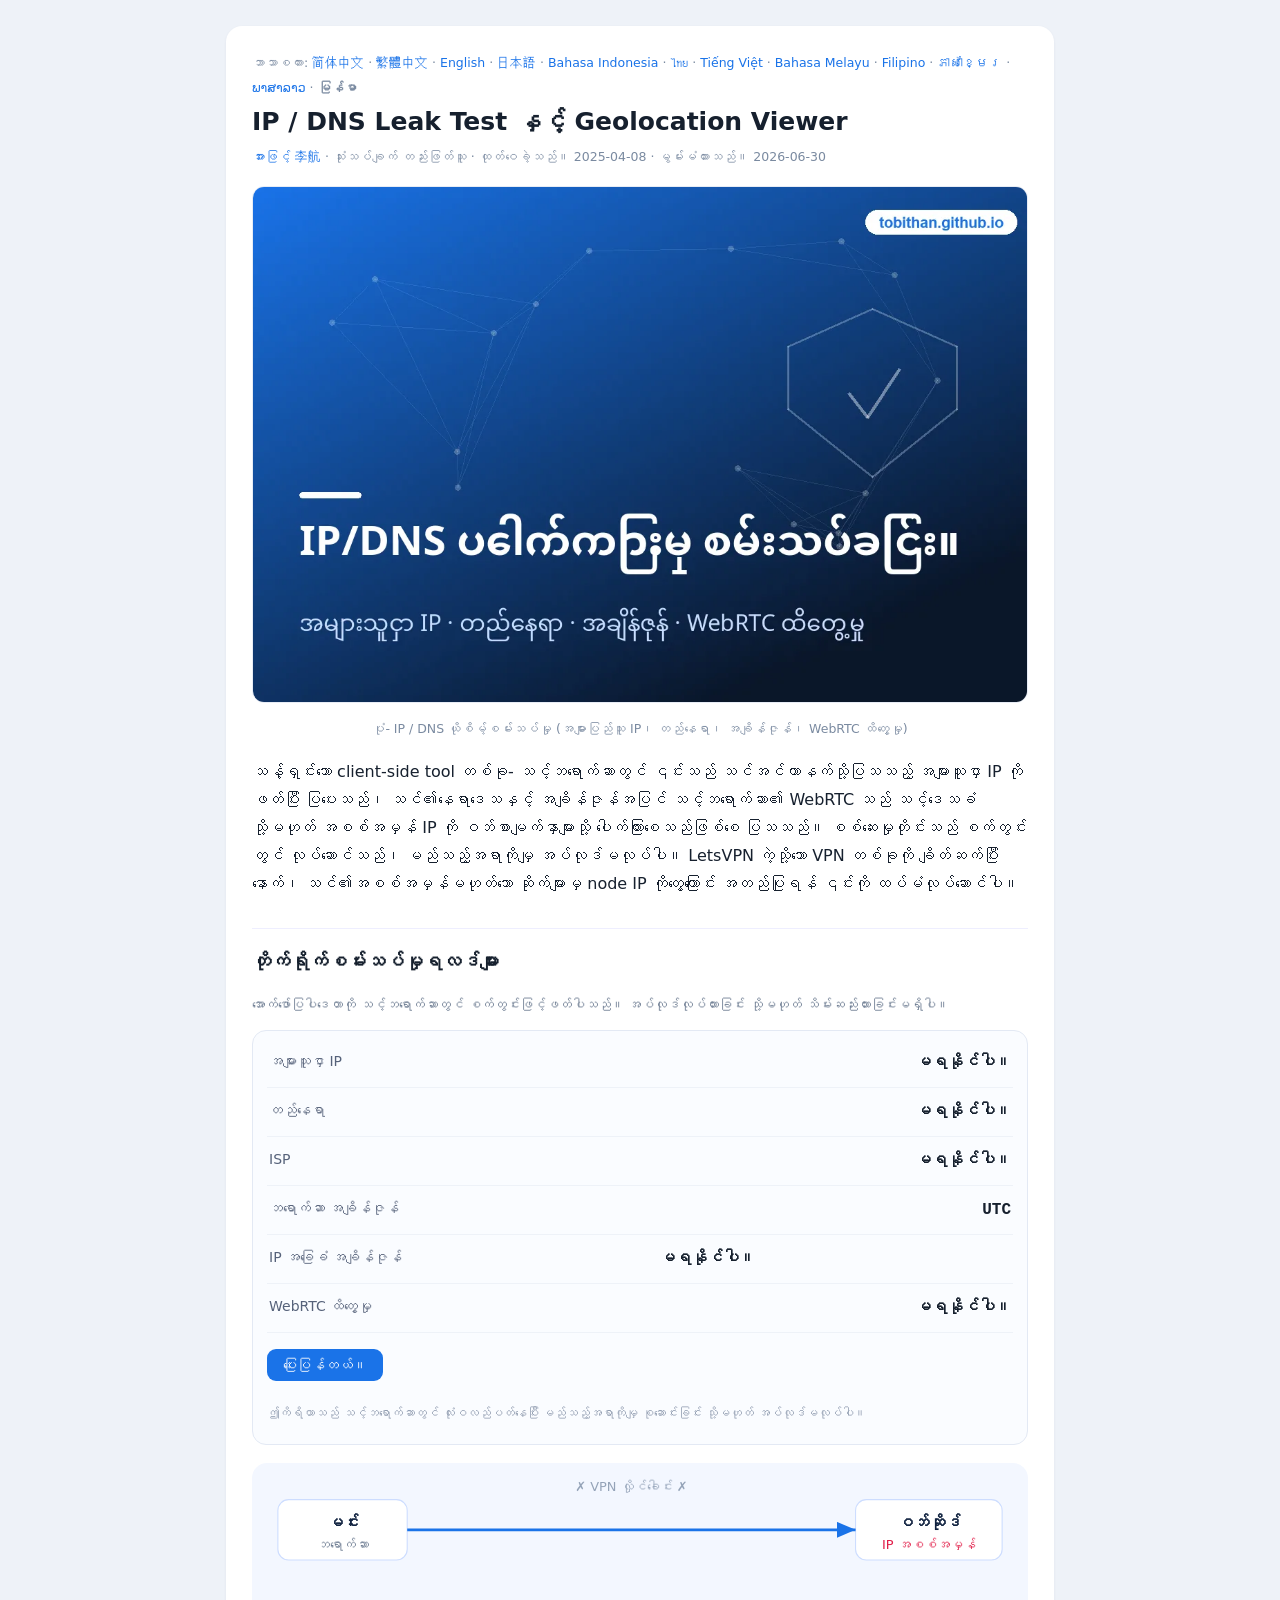
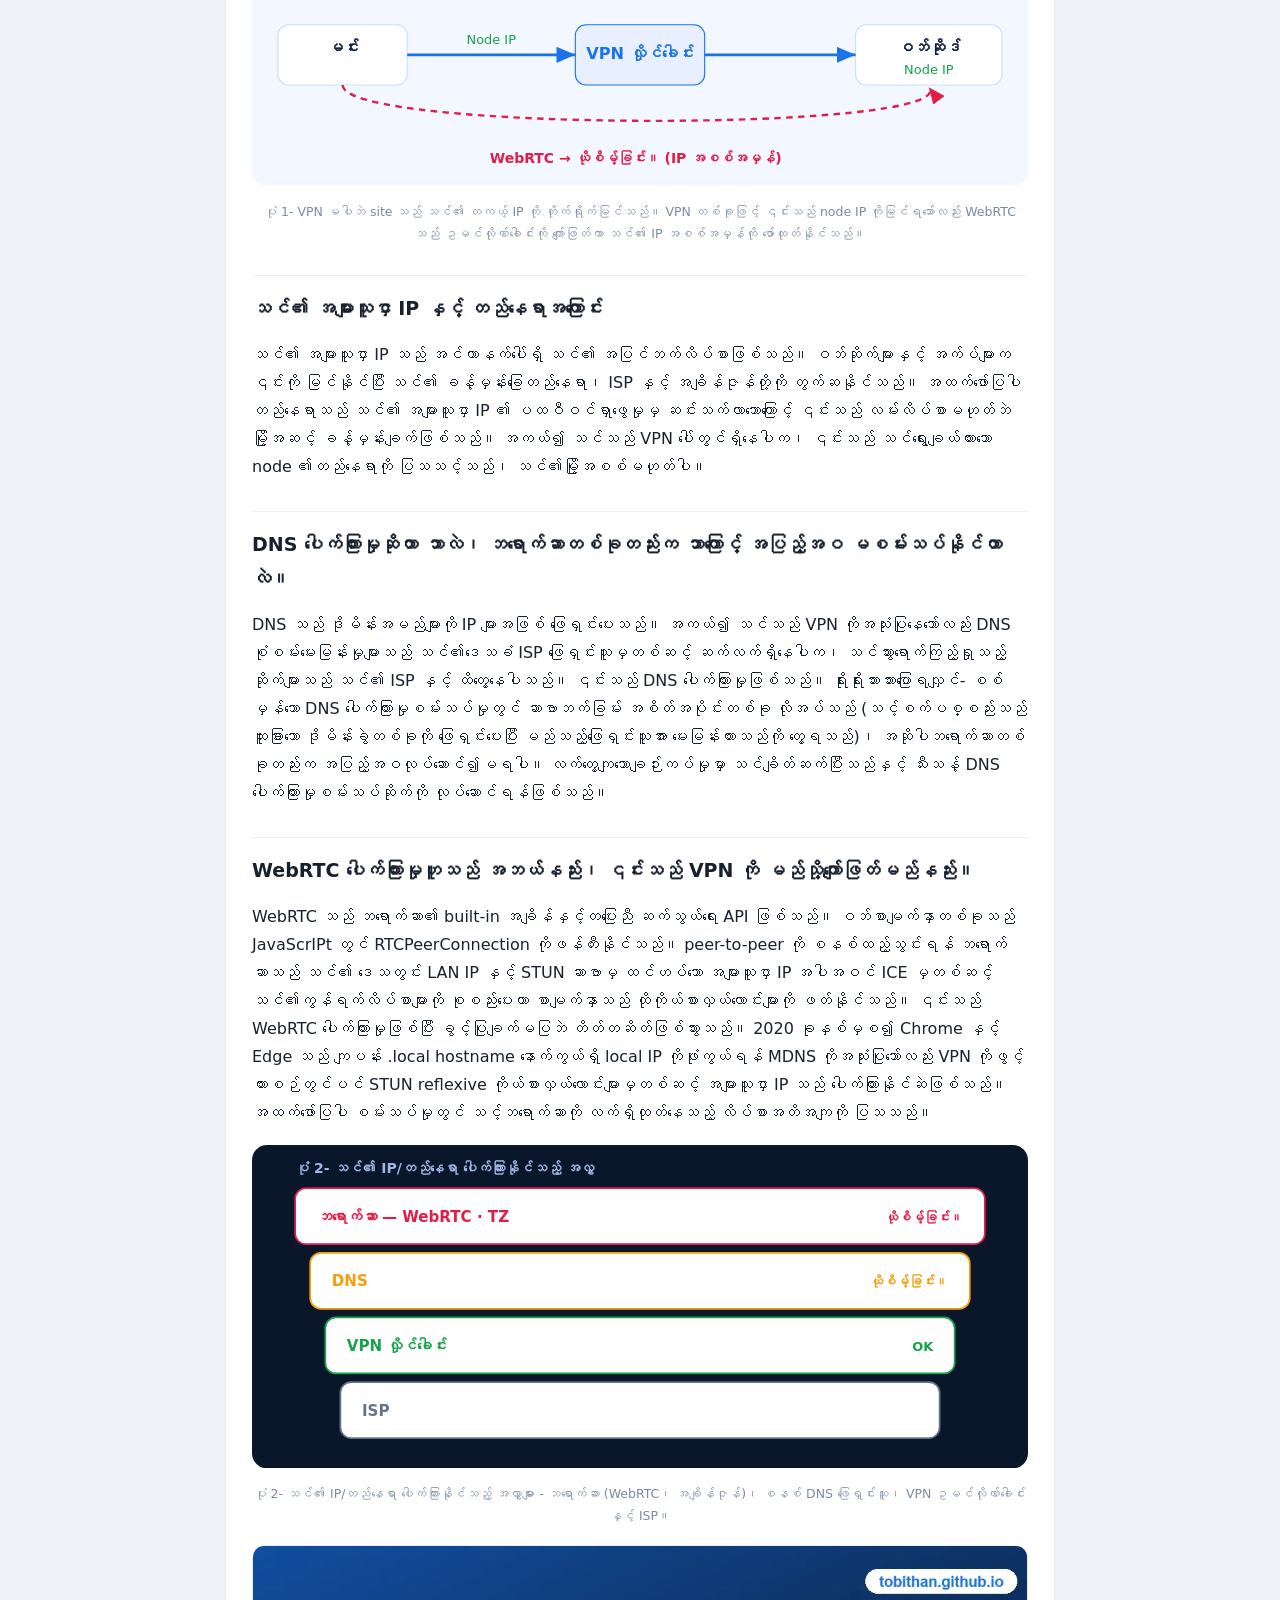
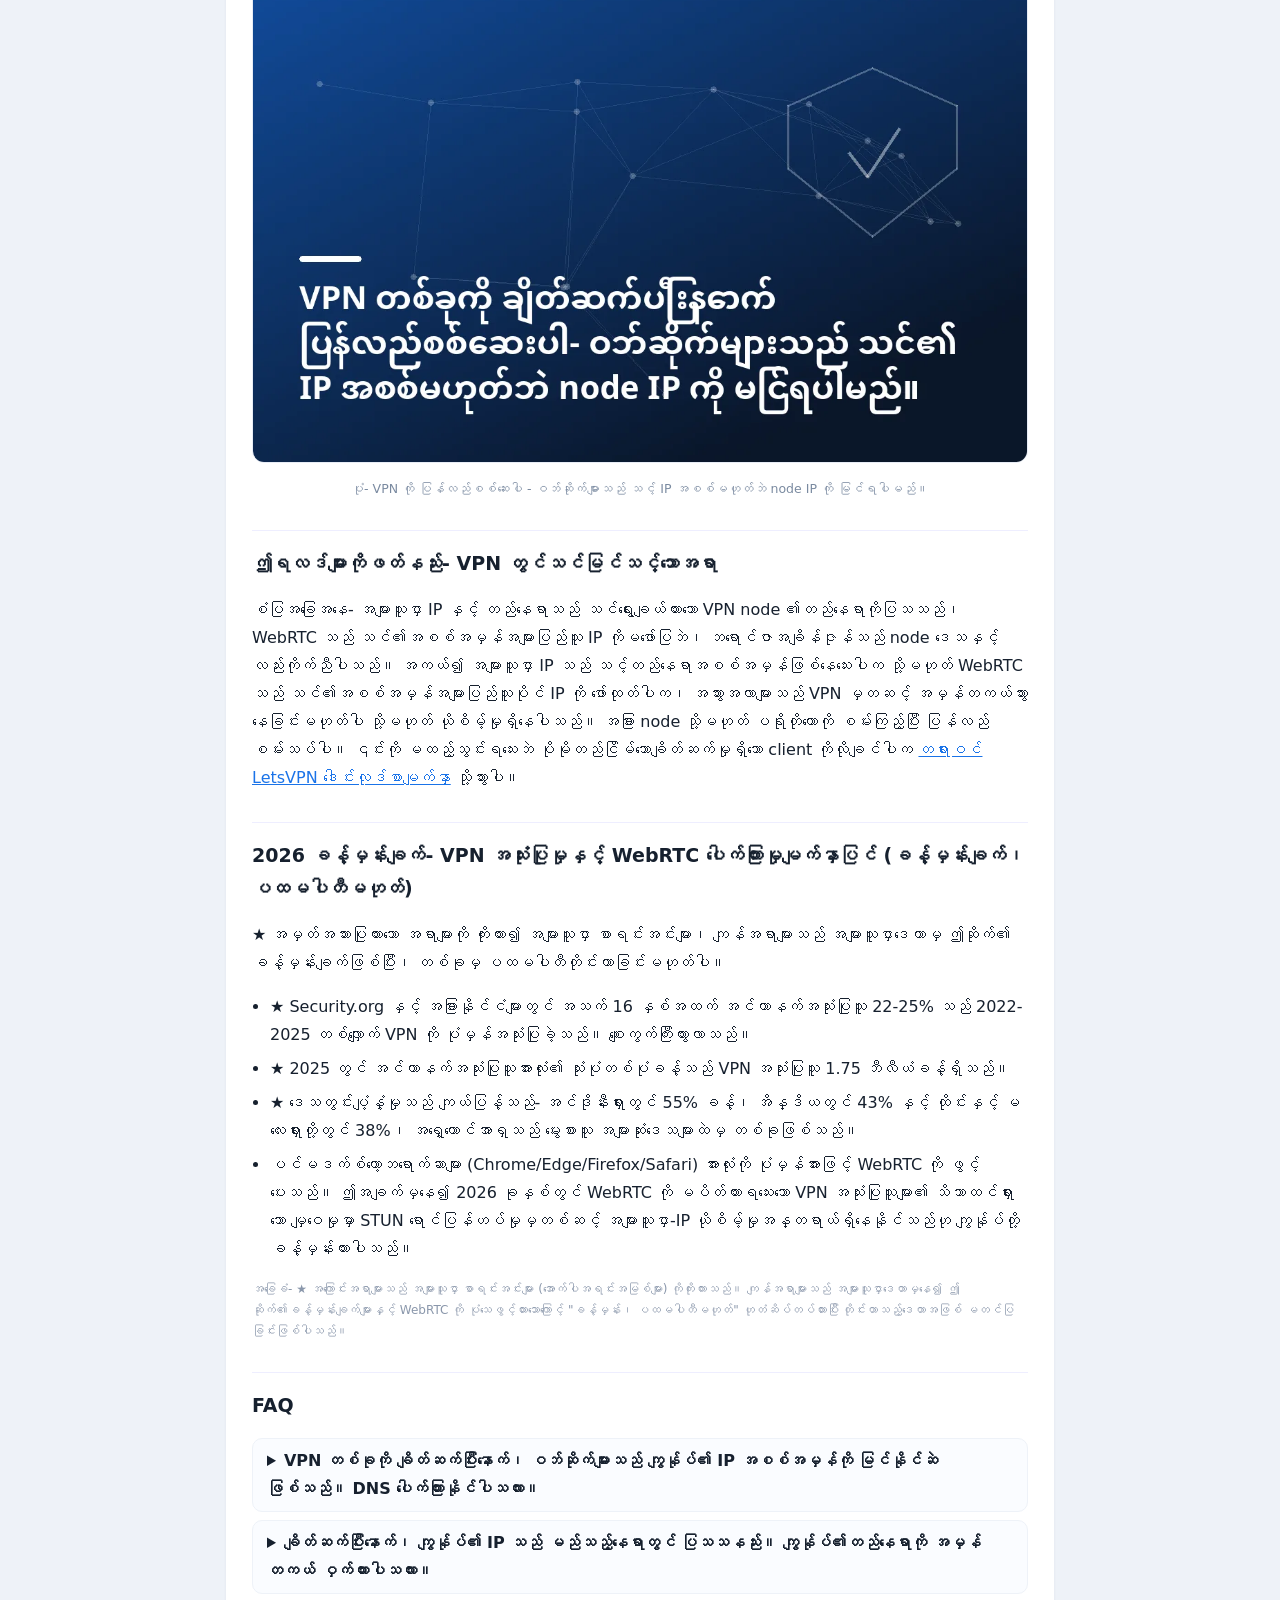
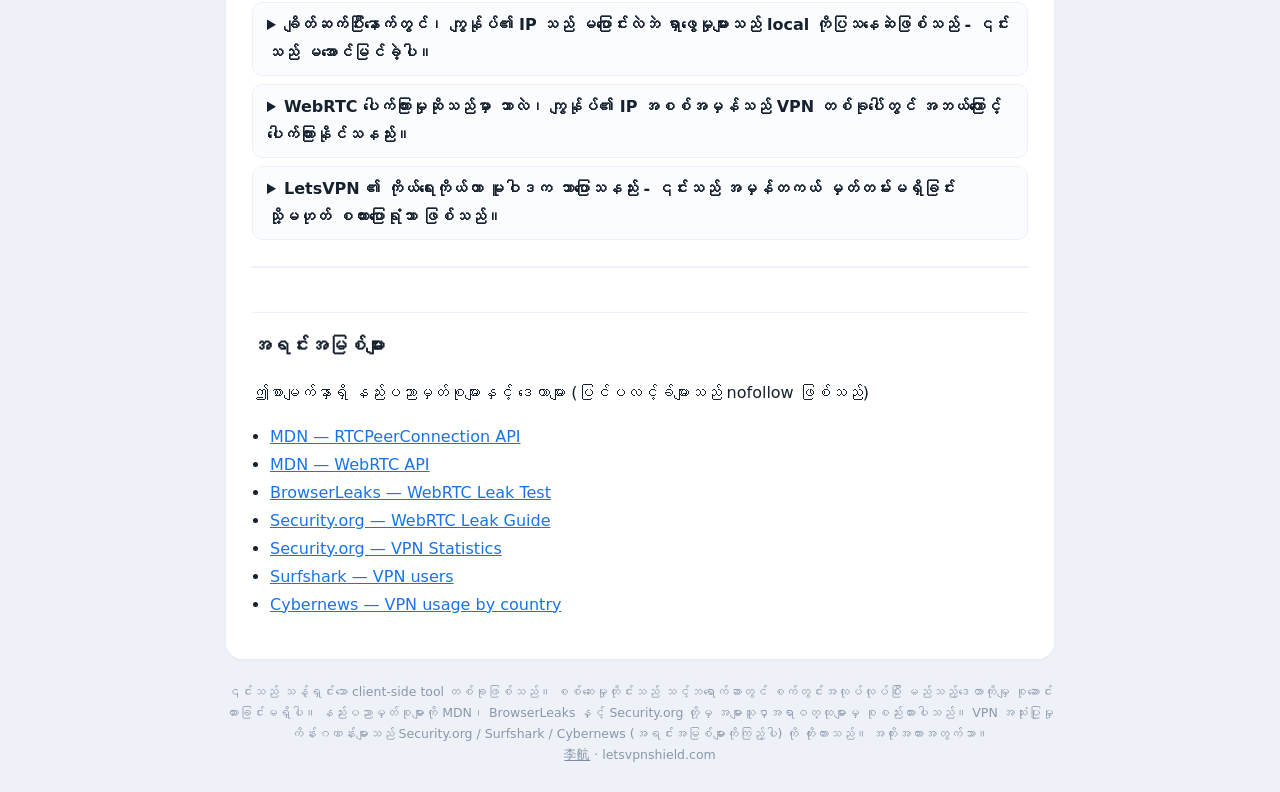
<file: my/index.html>
<!DOCTYPE html><html lang="my"><head><meta charset="utf-8">
<meta name="viewport" content="width=device-width,initial-scale=1">
<title>IP / DNS Leak Test - သင်၏ အများသူငှာ IP၊ တည်နေရာ၊ Timezone နှင့် WebRTC Exposure ကို စစ်ဆေးပါ။</title>
<meta name="description" content="အခမဲ့အွန်လိုင်း IP/DNS ပေါက်ကြားမှုစမ်းသပ်မှု- သင်၏လက်ရှိအများပြည်သူပိုင် IP၊ ပထဝီဝင်တည်နေရာနှင့် အချိန်ဇုန်ကို ချက်ချင်းကြည့်ရှုပြီး သင့်ဘရောက်ဆာ၏ WebRTC သည် သင့်ဒေသခံ သို့မဟုတ် စစ်မှန်သော IP ကို ဖော်ထုတ်ခြင်းရှိမရှိ စစ်ဆေးပါ။ သင့်ဘရောက်ဆာတွင် အပြည့်အဝအလုပ်လုပ်သည်၊ မည်သည့်အရာကိုမျှ အပ်လုဒ်မလုပ်ပါ။ VPN တစ်ခုကို ချိတ်ဆက်ပြီးနောက်၊ သင်၏ IP အစစ်အမှန်ကို ဝှက်ထားကြောင်း အတည်ပြုရန် ၎င်းကို အသုံးပြုပါ။">
<meta name="author" content="李航">
<meta name="robots" content="index,follow,max-image-preview:large,max-snippet:-1,max-video-preview:-1">
<link rel="canonical" href="https://tobithan.github.io/my/">
<meta property="og:type" content="website"><meta property="og:title" content="IP / DNS Leak Test - သင်၏ အများသူငှာ IP၊ တည်နေရာ၊ Timezone နှင့် WebRTC Exposure ကို စစ်ဆေးပါ။">
<meta property="og:description" content="အခမဲ့အွန်လိုင်း IP/DNS ပေါက်ကြားမှုစမ်းသပ်မှု- သင်၏လက်ရှိအများပြည်သူပိုင် IP၊ ပထဝီဝင်တည်နေရာနှင့် အချိန်ဇုန်ကို ချက်ချင်းကြည့်ရှုပြီး သင့်ဘရောက်ဆာ၏ WebRTC သည် သင့်ဒေသခံ သို့မဟုတ် စစ်မှန်သော IP ကို ဖော်ထုတ်ခြင်းရှိမရှိ စစ်ဆေးပါ။ သင့်ဘရောက်ဆာတွင် အပြည့်အဝအလုပ်လုပ်သည်၊ မည်သည့်အရာကိုမျှ အပ်လုဒ်မလုပ်ပါ။ VPN တစ်ခုကို ချိတ်ဆက်ပြီးနောက်၊ သင်၏ IP အစစ်အမှန်ကို ဝှက်ထားကြောင်း အတည်ပြုရန် ၎င်းကို အသုံးပြုပါ။"><meta property="og:locale" content="my_MM">
<meta property="og:url" content="https://tobithan.github.io/my/"><meta property="og:image" content="https://tobithan.github.io/img/cover_my.png">
<meta property="og:image:width" content="1120"><meta property="og:image:height" content="746">
<link rel="alternate" hreflang="zh-Hans" href="https://tobithan.github.io/">
<link rel="alternate" hreflang="zh-Hant" href="https://tobithan.github.io/zh-tw/">
<link rel="alternate" hreflang="en" href="https://tobithan.github.io/en/">
<link rel="alternate" hreflang="ja" href="https://tobithan.github.io/ja/">
<link rel="alternate" hreflang="id" href="https://tobithan.github.io/id/">
<link rel="alternate" hreflang="th" href="https://tobithan.github.io/th/">
<link rel="alternate" hreflang="vi" href="https://tobithan.github.io/vi/">
<link rel="alternate" hreflang="ms" href="https://tobithan.github.io/ms/">
<link rel="alternate" hreflang="fil" href="https://tobithan.github.io/fil/">
<link rel="alternate" hreflang="km" href="https://tobithan.github.io/km/">
<link rel="alternate" hreflang="lo" href="https://tobithan.github.io/lo/">
<link rel="alternate" hreflang="my" href="https://tobithan.github.io/my/">
<link rel="alternate" hreflang="x-default" href="https://tobithan.github.io/">
<script type="application/ld+json">
{
 "@context": "https://schema.org",
 "@graph": [
  {
   "@type": "WebApplication",
   "name": "IP / DNS Leak Test နှင့် Geolocation Viewer",
   "url": "https://tobithan.github.io/my/",
   "applicationCategory": "SecurityApplication",
   "operatingSystem": "Web browser",
   "browserRequirements": "Requires JavaScript",
   "inLanguage": "my",
   "description": "အခမဲ့အွန်လိုင်း IP/DNS ပေါက်ကြားမှုစမ်းသပ်မှု- သင်၏လက်ရှိအများပြည်သူပိုင် IP၊ ပထဝီဝင်တည်နေရာနှင့် အချိန်ဇုန်ကို ချက်ချင်းကြည့်ရှုပြီး သင့်ဘရောက်ဆာ၏ WebRTC သည် သင့်ဒေသခံ သို့မဟုတ် စစ်မှန်သော IP ကို ဖော်ထုတ်ခြင်းရှိမရှိ စစ်ဆေးပါ။ သင့်ဘရောက်ဆာတွင် အပြည့်အဝအလုပ်လုပ်သည်၊ မည်သည့်အရာကိုမျှ အပ်လုဒ်မလုပ်ပါ။ VPN တစ်ခုကို ချိတ်ဆက်ပြီးနောက်၊ သင်၏ IP အစစ်အမှန်ကို ဝှက်ထားကြောင်း အတည်ပြုရန် ၎င်းကို အသုံးပြုပါ။",
   "isAccessibleForFree": true,
   "offers": {
    "@type": "Offer",
    "price": "0",
    "priceCurrency": "USD"
   },
   "author": {
    "@type": "Person",
    "name": "李航",
    "jobTitle": "သုံးသပ်ချက် တည်းဖြတ်သူ",
    "url": "https://tobithan.github.io/about-editor/"
   }
  },
  {
   "@type": "FAQPage",
   "inLanguage": "my",
   "url": "https://tobithan.github.io/my/",
   "mainEntity": [
    {
     "@type": "Question",
     "name": "VPN တစ်ခုကို ချိတ်ဆက်ပြီးနောက်၊ ဝဘ်ဆိုက်များသည် ကျွန်ုပ်၏ IP အစစ်အမှန်ကို မြင်နိုင်ဆဲဖြစ်သည်။ DNS ပေါက်ကြားနိုင်ပါသလား။",
     "acceptedAnswer": {
      "@type": "Answer",
      "text": "ပုံမှန်အားဖြင့်၊ VPN တစ်ခုကို ချိတ်ဆက်လိုက်သည်နှင့် ဝဘ်ဆိုက်များသည် သင်၏ IP အစစ်မဟုတ်သော node IP ကို ​​တွေ့ရမည်ဖြစ်သည်။ သို့သော် ရိုးရိုးသားသားပြောရလျှင်- လွတ်လပ်သောပြန်လည်သုံးသပ်မှုတစ်ခုသည် LetsVPN တွင် DNS ပေါက်ကြားမှုအန္တရာယ်ကို အလံပြထားပြီး ဆာဗာများကိုပြောင်းပြီးနောက် IP သည် အမြဲတမ်းပြောင်းလဲခြင်းမရှိကြောင်း - ၎င်းသည် ရောင်းချသူ သို့မဟုတ် ဒုတိယအရင်းအမြစ်မှ အတည်ပြုထားခြင်းမဟုတ်သော တစ်ခုတည်းသော၊ အဟောင်းအသိုင်းအဝိုင်းပြန်လည်သုံးသပ်ခြင်းတစ်ခုဖြစ်သည်။ သင့်အတွက် ကိုယ်ရေးကိုယ်တာ အရေးကြီးပါက၊ လက်တွေ့ကျသော လုပ်ဆောင်ချက်သည် သင်၏ IP နှင့် DNS အစစ်အမှန်ကို ချိတ်ဆက်ပြီး ချိတ်ဆက်ပြီးပါက ၎င်းကဲ့သို့ ပေါက်ကြားမှုစမ်းသပ်မှုကို လုပ်ဆောင်ရန် လက်တွေ့လုပ်ဆောင်ရန်ဖြစ်သည်။ ၎င်းတို့ဖြစ်ပါက node သို့မဟုတ် protocol ကိုပြောင်းပြီး ထပ်မံစစ်ဆေးပါ။"
     }
    },
    {
     "@type": "Question",
     "name": "ချိတ်ဆက်ပြီးနောက်၊ ကျွန်ုပ်၏ IP သည် မည်သည့်နေရာတွင် ပြသသနည်း။ ကျွန်ုပ်၏တည်နေရာကို အမှန်တကယ် ဝှက်ထားပါသလား။",
     "acceptedAnswer": {
      "@type": "Answer",
      "text": "ချိတ်ဆက်ပြီးသည်နှင့်၊ သင်၏အပြင်ဘက် IP သည် သင်ရွေးချယ်ထားသော node ၏တည်နေရာဖြစ်သည် - Hong Kong node ကိုရွေးချယ်ပြီး Hong Kong တည်နေရာကိုပြသပါ။ VPN သည် သင့်တည်နေရာအမှန်ကို ဝှက်ထားပုံဖြစ်သည်။ သင်၏အပြင်ဘက် IP ကိုပြောင်းလဲရန် ကလိုင်းယင့်ရှိ ဒေသဆုံမှတ်များကို ပြောင်းနိုင်သည်။ အမှီအခိုကင်းသောပြန်လည်သုံးသပ်မှုတစ်ခုမှတင်ပြသည်မှာ IP သည် ဆာဗာများကိုပြောင်းပြီးနောက် အမြဲတမ်းမပြောင်းလဲဘဲ DNS ပေါက်ကြားမှုအန္တရာယ် (တစ်ခုတည်း၊ အဟောင်းပြန်လည်သုံးသပ်ခြင်း၊ ရင်းမြစ်ပေါင်းများစွာကို အတည်ပြုထားခြင်းမဟုတ်) ထို့ကြောင့် ချိတ်ဆက်ပြီးနောက် သင်၏တည်နေရာအမှန်တကယ်ပြောင်းလဲသွားကြောင်း IP စမ်းသပ်မှုဖြင့် စစ်ဆေးရန် ဉာဏ်ကောင်းပါသည်။"
     }
    },
    {
     "@type": "Question",
     "name": "ချိတ်ဆက်ပြီးနောက်တွင်၊ ကျွန်ုပ်၏ IP သည် မပြောင်းလဲဘဲ ရှာဖွေမှုများသည် local ကိုပြသနေဆဲဖြစ်သည် - ၎င်းသည် မအောင်မြင်ခဲ့ပါ။",
     "acceptedAnswer": {
      "@type": "Answer",
      "text": "ဟုတ်ပါသည်၊ မပြောင်းလဲသော IP သည် အများအားဖြင့် လမ်းကြောင်းသည် VPN မှတဆင့် အမှန်တကယ်သွားနေခြင်းမဟုတ်ဟု ဆိုလိုပါသည်။ LetsVPN ၏ IP သည် ဆာဗာများကို ပြောင်းပြီးနောက် အမြဲတမ်း ပြောင်းလဲခြင်းမရှိကြောင်း အသိုင်းအဝိုင်းမှ အစီရင်ခံတင်ပြသည်မှာ ဤကိစ္စသည် အတိအကျပင်ဖြစ်သည်။ ပြုပြင်မှုများ- မတူညီသော ဒေသ node တစ်ခုသို့ ပြန်လည်ချိတ်ဆက်ပါ၊ ထို့နောက် အခြားသော ပရိုတိုကောကို စမ်းကြည့်ပါ။ ကက်ရှ်ကိုရှင်းပြီး ထပ်မံဝင်ရောက်ပါ၊ နောက်ဆုံးဗားရှင်းသို့ အပ်ဒိတ်လုပ်ပါ သို့မဟုတ် ပြန်လည်ထည့်သွင်းပါ။ အခြား VPN/proxy သည် အသွားအလာမရှိကြောင်း သေချာပါစေ။ ပြန်လည်ချိတ်ဆက်ပြီးနောက်၊ ဤနေရာတွင် သင့် IP ကို ​​ထပ်မံစစ်ဆေးပါ - သင့်ရွေးချယ်ထားသောနိုင်ငံကို ပြသသည့်အခါတွင် ၎င်းသည် အောင်မြင်မှုအဖြစ် မှတ်ယူသည်။ Android တွင်၊ စနစ်သည် ၎င်းကို နောက်ခံတွင် မသတ်ကြောင်း သေချာပါစေ။"
     }
    },
    {
     "@type": "Question",
     "name": "WebRTC ပေါက်ကြားမှုဆိုသည်မှာ ဘာလဲ၊ ကျွန်ုပ်၏ IP အစစ်အမှန်သည် VPN တစ်ခုပေါ်တွင် အဘယ်ကြောင့် ပေါက်ကြားနိုင်သနည်း။",
     "acceptedAnswer": {
      "@type": "Answer",
      "text": "WebRTC သည် ဘရောက်ဆာ၏ peer-to-peer API ဖြစ်သည်။ JavaScrIPt လိုင်းအနည်းငယ်ဖြင့် စာမျက်နှာတစ်ခုသည် RTCPeerConnection တစ်ခုကို ဖန်တီးနိုင်ပြီး၊ ထို့နောက် ဘရောက်ဆာသည် ICE မှတစ်ဆင့် ကွန်ရက်လိပ်စာများကို စုဆောင်းသည်။ STUN ဆာဗာမှ ထင်ဟပ်သည့် အများသူငှာ IP သည် သင်၏ IP အစစ်အမှန်ဖြစ်နိုင်သည် - VPN တွင်ပင် - ခွင့်ပြုချက်မရရှိဘဲ စာမျက်နှာမှ ၎င်းကို တိတ်တဆိတ် ဖတ်နေပါသည်။ 2020 ခုနှစ်မှစ၍ Chrome/Edge သည် MDNS မှတစ်ဆင့် ဒေသတွင်း IP ကို ​​ဖုံးကွယ်ထားသော်လည်း အများသူငှာ IP သည် ပေါက်ကြားနိုင်ဆဲဖြစ်သည်။ သင့်ဘရောက်ဆာ လက်ရှိထုတ်နေသည့် လိပ်စာများကို ကြည့်ရန် အထက်ဖော်ပြပါ WebRTC စမ်းသပ်မှုကို အသုံးပြုပါ။"
     }
    },
    {
     "@type": "Question",
     "name": "LetsVPN ၏ ကိုယ်ရေးကိုယ်တာ မူဝါဒက ဘာပြောသနည်း - ၎င်းသည် အမှန်တကယ် မှတ်တမ်းမရှိခြင်း သို့မဟုတ် စကားပြောရုံသာ ဖြစ်သည်။",
     "acceptedAnswer": {
      "@type": "Answer",
      "text": "ရိုးရိုးသားသားပြောရလျှင်၊ ရရှိနိုင်သော အများသူငှာ ပစ္စည်းများတွင် LetsVPN လျှို့ဝှက်ရေးမူဝါဒ စာသား သို့မဟုတ် အတည်ပြုနိုင်သော မှတ်တမ်းမရှိသော အကြောင်းအရာများ မပါရှိသောကြောင့် ၎င်းကို လက်မှတ်မထိုးနိုင်ပါ။ ၎င်းသည် တရားဝင်မူဝါဒစာသားနှင့် ပြင်ပအဖွဲ့အစည်းစာရင်းစစ် လိုအပ်သည်။ အကြောင်းအရာအတွက်၊ သီးခြားသုံးသပ်ချက်တစ်ခုသည် တင်းကျပ်စွာ မှတ်တမ်းမတင်ခြင်း (တစ်ခုတည်း၊ အဟောင်း၊ အရင်းအနှီးများစွာဖြင့် အတည်ပြုထားခြင်းမဟုတ်) ကို သီးခြားပြန်လည်သုံးသပ်ခြင်းသည် DNS ပေါက်ကြားမှုဆိုင်ရာ စိုးရိမ်မှုများကို ထုတ်ဖော်ခဲ့သည်။ လက်တွေ့ကျသောခေါ်ဆိုမှု- ၎င်းကို ဒေသပြောင်း/အထွေထွေ-အသုံးပြုမှုကိရိယာအဖြစ် သဘောထားပါ၊ အလွန်အထိခိုက်မခံသောအလုပ်များအတွက် စာရင်းစစ်ဝန်ဆောင်မှုကိုအသုံးပြုကာ စျေးကွက်ရှာဖွေရေးတောင်းဆိုချက်များကို ယုံကြည်ရမည့်အစား ချိတ်ဆက်ပြီးနောက် ပေါက်ကြားမှုစမ်းသပ်မှုကို သင်ကိုယ်တိုင်လုပ်ဆောင်ပါ။"
     }
    }
   ]
  }
 ]
}
</script>
<link rel="stylesheet" href="/style.css"></head>
<body><div class="wrap"><main>
<nav class="lvlang">ဘာသာစကား: <a href="/">简体中文</a> · <a href="/zh-tw/">繁體中文</a> · <a href="/en/">English</a> · <a href="/ja/">日本語</a> · <a href="/id/">Bahasa Indonesia</a> · <a href="/th/">ไทย</a> · <a href="/vi/">Tiếng Việt</a> · <a href="/ms/">Bahasa Melayu</a> · <a href="/fil/">Filipino</a> · <a href="/km/">ភាសាខ្មែរ</a> · <a href="/lo/">ພາສາລາວ</a> · <strong>မြန်မာ</strong></nav>
<h1>IP / DNS Leak Test နှင့် Geolocation Viewer</h1>
<p class="lvby"><a rel="author" href="/about-editor/">အားဖြင့် 李航</a> · သုံးသပ်ချက် တည်းဖြတ်သူ · ထုတ်ဝေခဲ့သည်။ 2025-04-08 · မွမ်းမံထားသည်။ 2026-06-30</p>
<figure class="lvpng"><picture><source type="image/webp" srcset="/img/cover_my.webp"><img src="/img/cover_my.png" alt="IP/DNS ယိုစိမ့်စမ်းသပ်မှုနှင့် ပထဝီဝင်တည်နေရာကြည့်ရှုသူ ပုံဥပမာ" fetchpriority="high" width="1120" height="746" style="width:100%;height:auto;border-radius:12px;border:1px solid #e7ecf5"></picture><figcaption>ပုံ- IP / DNS ယိုစိမ့်စမ်းသပ်မှု (အများပြည်သူ IP၊ တည်နေရာ၊ အချိန်ဇုန်၊ WebRTC ထိတွေ့မှု)</figcaption></figure>
<p class="lvlead">သန့်ရှင်းသော client-side tool တစ်ခု- သင့်ဘရောက်ဆာတွင် ၎င်းသည် သင်အင်တာနက်သို့ပြသသည့် အများသူငှာ IP ကိုဖတ်ပြီး ပြပေးသည်၊ သင်၏နေရာဒေသနှင့် အချိန်ဇုန်အပြင် သင့်ဘရောက်ဆာ၏ WebRTC သည် သင့်ဒေသခံ သို့မဟုတ် အစစ်အမှန် IP ကို ဝဘ်စာမျက်နှာများသို့ ပေါက်ကြားစေသည်ဖြစ်စေ ပြသသည်။ စစ်ဆေးမှုတိုင်းသည် စက်တွင်းတွင် လုပ်ဆောင်သည်၊ မည်သည့်အရာကိုမျှ အပ်လုဒ်မလုပ်ပါ။ LetsVPN ကဲ့သို့သော VPN တစ်ခုကို ချိတ်ဆက်ပြီးနောက်၊ သင်၏အစစ်အမှန်မဟုတ်သော ဆိုက်များမှ node IP ကိုတွေ့ကြောင်း အတည်ပြုရန် ၎င်းကို ထပ်မံလုပ်ဆောင်ပါ။</p>
<h2>တိုက်ရိုက်စမ်းသပ်မှုရလဒ်များ</h2>
<p class="lvtoolnote">အောက်ဖော်ပြပါဒေတာကို သင့်ဘရောက်ဆာတွင် စက်တွင်းဖြင့်ဖတ်ပါသည်။ အပ်လုဒ်လုပ်ထားခြင်း သို့မဟုတ် သိမ်းဆည်းထားခြင်းမရှိပါ။</p>
<div class="lvtool" id="lvtool">
<div class="lvrow"><span class="lvk">အများသူငှာ IP</span><span class="lvval" id="lv-ip">စစ်ဆေးနေသည်...</span></div><div class="lvrow"><span class="lvk">တည်နေရာ</span><span class="lvval" id="lv-geo">စစ်ဆေးနေသည်...</span></div><div class="lvrow"><span class="lvk">ISP</span><span class="lvval" id="lv-isp">စစ်ဆေးနေသည်...</span></div><div class="lvrow"><span class="lvk">ဘရောက်ဆာ အချိန်ဇုန်</span><span class="lvval" id="lv-tzb">စစ်ဆေးနေသည်...</span></div><div class="lvrow"><span class="lvk">IP အခြေခံ အချိန်ဇုန်</span><span class="lvval" id="lv-tzi">စစ်ဆေးနေသည်...</span> <small id="lv-tzhint" class="lvhint"></small></div><div class="lvrow"><span class="lvk">WebRTC ထိတွေ့မှု</span><span class="lvval" id="lv-webrtc-verdict">စစ်ဆေးနေသည်...</span></div>
<div class="lvwebrtc" id="lv-webrtc"></div>
<button id="lv-rerun" type="button">ပြေးပြန်တယ်။</button>
<p class="lvnote">ဤကိရိယာသည် သင့်ဘရောက်ဆာတွင် လုံးဝလည်ပတ်နေပြီး မည်သည့်အရာကိုမျှ စုဆောင်းခြင်း သို့မဟုတ် အပ်လုဒ်မလုပ်ပါ။</p>
</div>
<figure class="lvsvg"><svg viewBox="0 0 720 300" xmlns="http://www.w3.org/2000/svg" role="img" aria-label="ပုံ 1- VPN မပါဘဲ site သည် သင်၏ တကယ့် IP ကို တိုက်ရိုက်မြင်သည်။ VPN တစ်ခုဖြင့် ၎င်းသည် node IP ကိုမြင်ရသော်လည်း WebRTC သည် ဥမင်လိုဏ်ခေါင်းကို ကျော်ဖြတ်ကာ သင်၏ IP အစစ်အမှန်ကို ဖော်ထုတ်နိုင်သည်။" style="width:100%;height:auto"><rect width="720" height="300" rx="14" fill="#f3f7ff"/><rect x="24" y="34" width="120" height="56" rx="10" fill="#fff" stroke="#cdddff"/><text x="84" y="60" text-anchor="middle" font-family="system-ui,Segoe UI,Arial,sans-serif" font-size="15" font-weight="700" fill="#0f213f">မင်း</text><text x="84" y="80" text-anchor="middle" font-family="system-ui,Segoe UI,Arial,sans-serif" font-size="12" fill="#64748b">ဘရောက်ဆာ</text><rect x="560" y="34" width="136" height="56" rx="10" fill="#fff" stroke="#cdddff"/><text x="628" y="60" text-anchor="middle" font-family="system-ui,Segoe UI,Arial,sans-serif" font-size="15" font-weight="700" fill="#0f213f">ဝဘ်ဆိုဒ်</text><text x="628" y="80" text-anchor="middle" font-family="system-ui,Segoe UI,Arial,sans-serif" font-size="12" fill="#e11d48">IP အစစ်အမှန်</text><line x1="144" y1="62" x2="560" y2="62" stroke="#1a73e8" stroke-width="2.5" marker-end="url(#ar)"/><text x="352" y="26" text-anchor="middle" font-family="system-ui,Segoe UI,Arial,sans-serif" font-size="12" fill="#94a3b8">✗ VPN လှိုင်ခေါင်း ✗</text><rect x="24" y="150" width="120" height="56" rx="10" fill="#fff" stroke="#cdddff"/><text x="84" y="176" text-anchor="middle" font-family="system-ui,Segoe UI,Arial,sans-serif" font-size="15" font-weight="700" fill="#0f213f">မင်း</text><rect x="300" y="150" width="120" height="56" rx="10" fill="#e8f0ff" stroke="#1a73e8"/><text x="360" y="182" text-anchor="middle" font-family="system-ui,Segoe UI,Arial,sans-serif" font-size="15" font-weight="700" fill="#1a73e8">VPN လှိုင်ခေါင်း</text><rect x="560" y="150" width="136" height="56" rx="10" fill="#fff" stroke="#cdddff"/><text x="628" y="176" text-anchor="middle" font-family="system-ui,Segoe UI,Arial,sans-serif" font-size="15" font-weight="700" fill="#0f213f">ဝဘ်ဆိုဒ်</text><text x="628" y="196" text-anchor="middle" font-family="system-ui,Segoe UI,Arial,sans-serif" font-size="12" fill="#16a34a">Node IP</text><line x1="144" y1="178" x2="300" y2="178" stroke="#1a73e8" stroke-width="2.5" marker-end="url(#ar)"/><line x1="420" y1="178" x2="560" y2="178" stroke="#1a73e8" stroke-width="2.5" marker-end="url(#ar)"/><text x="222" y="168" text-anchor="middle" font-family="system-ui,Segoe UI,Arial,sans-serif" font-size="12" fill="#16a34a">Node IP</text><path d="M84 206 C84 250 660 250 628 208" fill="none" stroke="#e11d48" stroke-width="2.2" stroke-dasharray="6 5" marker-end="url(#arr)"/><text x="356" y="278" text-anchor="middle" font-family="system-ui,Segoe UI,Arial,sans-serif" font-size="13" font-weight="700" fill="#e11d48">WebRTC → ယိုစိမ့်ခြင်း။ (IP အစစ်အမှန်)</text><defs><marker id="ar" markerWidth="9" markerHeight="9" refX="7" refY="3" orient="auto"><path d="M0,0 L7,3 L0,6 Z" fill="#1a73e8"/></marker><marker id="arr" markerWidth="9" markerHeight="9" refX="7" refY="3" orient="auto"><path d="M0,0 L7,3 L0,6 Z" fill="#e11d48"/></marker></defs></svg><figcaption>ပုံ 1- VPN မပါဘဲ site သည် သင်၏ တကယ့် IP ကို တိုက်ရိုက်မြင်သည်။ VPN တစ်ခုဖြင့် ၎င်းသည် node IP ကိုမြင်ရသော်လည်း WebRTC သည် ဥမင်လိုဏ်ခေါင်းကို ကျော်ဖြတ်ကာ သင်၏ IP အစစ်အမှန်ကို ဖော်ထုတ်နိုင်သည်။</figcaption></figure>
<h2>သင်၏ အများသူငှာ IP နှင့် တည်နေရာအကြောင်း</h2>
<p>သင်၏ အများသူငှာ IP သည် အင်တာနက်ပေါ်ရှိ သင်၏ အပြင်ဘက်လိပ်စာဖြစ်သည်။ ဝဘ်ဆိုက်များနှင့် အက်ပ်များက ၎င်းကို မြင်နိုင်ပြီး သင်၏ ခန့်မှန်းခြေတည်နေရာ၊ ISP နှင့် အချိန်ဇုန်တို့ကို တွက်ဆနိုင်သည်။ အထက်ဖော်ပြပါတည်နေရာသည် သင်၏ အများသူငှာ IP ၏ ပထဝီဝင်ရှာဖွေမှုမှ ဆင်းသက်လာသောကြောင့် ၎င်းသည် လမ်းလိပ်စာမဟုတ်ဘဲ မြို့အဆင့် ခန့်မှန်းချက်ဖြစ်သည်။ အကယ်၍ သင်သည် VPN ပေါ်တွင်ရှိနေပါက၊ ၎င်းသည် သင်ရွေးချယ်ထားသော node ၏တည်နေရာကို ပြသသင့်သည်၊ သင်၏မြို့အစစ်မဟုတ်ပါ။</p>
<h2>DNS ပေါက်ကြားမှုဆိုတာ ဘာလဲ၊ ဘရောက်ဆာတစ်ခုတည်းက ဘာကြောင့် အပြည့်အဝ မစမ်းသပ်နိုင်တာလဲ။</h2>
<p>DNS သည် ဒိုမိန်းအမည်များကို IP များအဖြစ် ဖြေရှင်းပေးသည်။ အကယ်၍ သင်သည် VPN ကိုအသုံးပြုနေသော်လည်း DNS စုံစမ်းမေးမြန်းမှုများသည် သင်၏ဒေသခံ ISP ဖြေရှင်းသူမှတစ်ဆင့် ဆက်လက်ရှိနေပါက၊ သင်သွားရောက်ကြည့်ရှုသည့်ဆိုက်များသည် သင်၏ ISP နှင့် ထိတွေ့နေပါသည်။ ၎င်းသည် DNS ပေါက်ကြားမှုဖြစ်သည်။ ရိုးရိုးသားသားပြောရလျှင်- စစ်မှန်သော DNS ပေါက်ကြားမှုစမ်းသပ်မှုတွင် ဆာဗာဘက်ခြမ်း အစိတ်အပိုင်းတစ်ခု လိုအပ်သည် (သင့်စက်ပစ္စည်းသည် ထူးခြားသော ဒိုမိန်းခွဲတစ်ခုကို ဖြေရှင်းပေးပြီး မည်သည့်ဖြေရှင်းသူအား မေးမြန်းထားသည်ကို တွေ့ရသည်)၊ အဆိုပါဘရောက်ဆာတစ်ခုတည်းက အပြည့်အဝလုပ်ဆောင်၍မရပါ။ လက်တွေ့ကျသောချဉ်းကပ်မှုမှာ သင်ချိတ်ဆက်ပြီးသည်နှင့် သီးသန့် DNS ပေါက်ကြားမှုစမ်းသပ်ဆိုက်ကို လုပ်ဆောင်ရန်ဖြစ်သည်။</p>
<h2>WebRTC ပေါက်ကြားမှုဟူသည် အဘယ်နည်း၊ ၎င်းသည် VPN ကို မည်သို့ကျော်ဖြတ်မည်နည်း။</h2>
<p>WebRTC သည် ဘရောက်ဆာ၏ built-in အချိန်နှင့်တပြေးညီ ဆက်သွယ်ရေး API ဖြစ်သည်။ ဝဘ်စာမျက်နှာတစ်ခုသည် JavaScrIPt တွင် RTCPeerConnection ကိုဖန်တီးနိုင်သည်။ peer-to-peer ကို စနစ်ထည့်သွင်းရန် ဘရောက်ဆာသည် သင်၏ ဒေသတွင်း LAN IP နှင့် STUN ဆာဗာမှ ထင်ဟပ်သော အများသူငှာ IP အပါအဝင် ICE မှတစ်ဆင့် သင်၏ကွန်ရက်လိပ်စာများကို စုစည်းပေးကာ စာမျက်နှာသည် ထိုကိုယ်စားလှယ်လောင်းများကို ဖတ်နိုင်သည်။ ၎င်းသည် WebRTC ပေါက်ကြားမှုဖြစ်ပြီး ခွင့်ပြုချက်မပြဘဲ တိတ်တဆိတ်ဖြစ်သွားသည်။ 2020 ခုနှစ်မှစ၍ Chrome နှင့် Edge သည် ကျပန်း .local hostname နောက်ကွယ်ရှိ local IP ကိုဖုံးကွယ်ရန် MDNS ကိုအသုံးပြုသော်လည်း VPN ကိုဖွင့်ထားစဉ်တွင်ပင် STUN reflexive ကိုယ်စားလှယ်လောင်းများမှတစ်ဆင့် အများသူငှာ IP သည် ပေါက်ကြားနိုင်ဆဲဖြစ်သည်။ အထက်ဖော်ပြပါ စမ်းသပ်မှုတွင် သင့်ဘရောက်ဆာကို လက်ရှိထုတ်နေသည့် လိပ်စာအတိအကျကို ပြသသည်။</p>
<figure class="lvsvg"><svg viewBox="0 0 720 300" xmlns="http://www.w3.org/2000/svg" role="img" aria-label="ပုံ 2- သင်၏ IP/တည်နေရာ ပေါက်ကြားနိုင်သည့် အလွှာများ - ဘရောက်ဆာ (WebRTC၊ အချိန်ဇုန်)၊ စနစ် DNS ဖြေရှင်းသူ၊ VPN ဥမင်လိုဏ်ခေါင်း နှင့် ISP။" style="width:100%;height:auto"><rect width="720" height="300" rx="14" fill="#0a1629"/><text x="40" y="26" font-family="system-ui,Segoe UI,Arial,sans-serif" font-size="13" font-weight="700" fill="#9db8e8">ပုံ 2- သင်၏ IP/တည်နေရာ ပေါက်ကြားနိုင်သည့် အလွှ</text><rect x="40" y="40" width="640" height="52" rx="10" fill="#fff" stroke="#e11d48" stroke-width="1.6"/><text x="60" y="71" text-anchor="start" font-family="system-ui,Segoe UI,Arial,sans-serif" font-size="14" font-weight="700" fill="#e11d48">ဘရောက်ဆာ — WebRTC · TZ</text><text x="660" y="71" text-anchor="end" font-family="system-ui,Segoe UI,Arial,sans-serif" font-size="12" font-weight="700" fill="#e11d48">ယိုစိမ့်ခြင်း။</text><rect x="54" y="100" width="612" height="52" rx="10" fill="#fff" stroke="#f59e0b" stroke-width="1.6"/><text x="74" y="131" text-anchor="start" font-family="system-ui,Segoe UI,Arial,sans-serif" font-size="14" font-weight="700" fill="#f59e0b">DNS</text><text x="646" y="131" text-anchor="end" font-family="system-ui,Segoe UI,Arial,sans-serif" font-size="12" font-weight="700" fill="#f59e0b">ယိုစိမ့်ခြင်း။</text><rect x="68" y="160" width="584" height="52" rx="10" fill="#fff" stroke="#16a34a" stroke-width="1.6"/><text x="88" y="191" text-anchor="start" font-family="system-ui,Segoe UI,Arial,sans-serif" font-size="14" font-weight="700" fill="#16a34a">VPN လှိုင်ခေါင်း</text><text x="632" y="191" text-anchor="end" font-family="system-ui,Segoe UI,Arial,sans-serif" font-size="12" font-weight="700" fill="#16a34a">OK</text><rect x="82" y="220" width="556" height="52" rx="10" fill="#fff" stroke="#64748b" stroke-width="1.6"/><text x="102" y="251" text-anchor="start" font-family="system-ui,Segoe UI,Arial,sans-serif" font-size="14" font-weight="700" fill="#64748b">ISP</text></svg><figcaption>ပုံ 2- သင်၏ IP/တည်နေရာ ပေါက်ကြားနိုင်သည့် အလွှာများ - ဘရောက်ဆာ (WebRTC၊ အချိန်ဇုန်)၊ စနစ် DNS ဖြေရှင်းသူ၊ VPN ဥမင်လိုဏ်ခေါင်း နှင့် ISP။</figcaption></figure>
<figure class="lvpng"><picture><source type="image/webp" srcset="/img/board_my.webp"><img src="/img/board_my.png" alt="VPN ပေါ်တွင် IP အစစ်အမှန်ကို ဝှက်ထားခြင်းရှိမရှိ IP စမ်းသပ်မှုဖြင့် ပြန်လည်အတည်ပြုခြင်း၏ သရုပ်ဖော်ပုံ" loading="lazy" width="1120" height="746" style="width:100%;height:auto;border-radius:12px;border:1px solid #e7ecf5"></picture><figcaption>ပုံ- VPN ကို ပြန်လည်စစ်ဆေးပါ - ဝဘ်ဆိုက်များသည် သင့် IP အစစ်မဟုတ်ဘဲ node IP ကို မြင်ရပါမည်။</figcaption></figure>
<h2>ဤရလဒ်များကိုဖတ်နည်း- VPN တွင်သင်မြင်သင့်သောအရာ</h2>
<p>စံပြအခြေအနေ- အများသူငှာ IP နှင့် တည်နေရာသည် သင်ရွေးချယ်ထားသော VPN node ၏တည်နေရာကိုပြသသည်၊ WebRTC သည် သင်၏အစစ်အမှန်အများပြည်သူ IP ကိုမဖော်ပြဘဲ၊ ဘရောင်ဇာအချိန်ဇုန်သည် node ဒေသနှင့်လည်းကိုက်ညီပါသည်။ အကယ်၍ အများသူငှာ IP သည် သင့်တည်နေရာအစစ်အမှန်ဖြစ်နေသေးပါက သို့မဟုတ် WebRTC သည် သင်၏အစစ်အမှန်အများပြည်သူပိုင် IP ကို ​​ဖော်ထုတ်ပါက၊ အသွားအလာများသည် VPN မှတဆင့် အမှန်တကယ်သွားနေခြင်းမဟုတ်ပါ သို့မဟုတ် ယိုစိမ့်မှုရှိနေပါသည်။ အခြား node သို့မဟုတ် ပရိုတိုကောကို စမ်းကြည့်ပြီး ပြန်လည်စမ်းသပ်ပါ။ ၎င်းကို မထည့်သွင်းရသေးဘဲ ပိုမိုတည်ငြိမ်သောချိတ်ဆက်မှုရှိသော client ကိုလိုချင်ပါက <a href="https://letsvpnshield.com/download/">တရားဝင် LetsVPN ဒေါင်းလုဒ်စာမျက်နှာ</a> သို့သွားပါ။</p>
<section id="lv-data2026" class="lvdata"><h2>2026 ခန့်မှန်းချက်- VPN အသုံးပြုမှုနှင့် WebRTC ပေါက်ကြားမှုမျက်နှာပြင် (ခန့်မှန်းချက်၊ ပထမပါတီမဟုတ်)</h2>
<p>★ အမှတ်အသားပြုထားသော အရာများကို ကိုးကား၍ အများသူငှာ စာရင်းအင်းများ၊ ကျန်အရာများသည် အများသူငှာဒေတာမှ ဤဆိုက်၏ ခန့်မှန်းချက်ဖြစ်ပြီး၊ တစ်ခုမှ ပထမပါတီတိုင်းတာခြင်းမဟုတ်ပါ။</p>
<ul><li>★ Security.org နှင့် အခြားနိုင်ငံများတွင် အသက် 16 နှစ်အထက် အင်တာနက်အသုံးပြုသူ 22-25% သည် 2022-2025 တစ်လျှောက် VPN ကို ပုံမှန်အသုံးပြုခဲ့သည်။ စျေးကွက်ကြီးထွားလာသည်။</li><li>★ 2025 တွင် အင်တာနက်အသုံးပြုသူအားလုံး၏ သုံးပုံတစ်ပုံခန့်သည် VPN အသုံးပြုသူ 1.75 ဘီလီယံခန့်ရှိသည်။</li><li>★ ဒေသတွင်းပျံ့နှံ့မှုသည် ကျယ်ပြန့်သည်- အင်ဒိုနီးရှားတွင် 55% ခန့်၊ အိန္ဒိယတွင် 43% နှင့် ထိုင်းနှင့် မလေးရှားတို့တွင် 38%၊ အရှေ့တောင်အာရှသည် မွေးစားသူ အများဆုံးဒေသများထဲမှ တစ်ခုဖြစ်သည်။</li><li>ပင်မဒက်စ်တော့ဘရောက်ဆာများ (Chrome/Edge/Firefox/Safari) အားလုံးကို ပုံမှန်အားဖြင့် WebRTC ကို ဖွင့်ပေးသည်။ ဤအချက်မှနေ၍ 2026 ခုနှစ်တွင် WebRTC ကို မပိတ်ထားရသေးသော VPN အသုံးပြုသူများ၏ သိသာထင်ရှားသော မျှဝေမှုမှာ STUN ရောင်ပြန်ဟပ်မှုမှတစ်ဆင့် အများသူငှာ-IP ယိုစိမ့်မှုအန္တရာယ်ရှိနေနိုင်သည်ဟု ကျွန်ုပ်တို့ ခန့်မှန်းထားပါသည်။</li></ul>
<p class="lvnote">အခြေခံ- ★ အကြောင်းအရာများသည် အများသူငှာ စာရင်းအင်းများ (အောက်ပါအရင်းအမြစ်များ) ကိုကိုးကားသည်။ ကျန်အရာများသည် အများသူငှာဒေတာမှနေ၍ ဤဆိုက်၏ခန့်မှန်းချက်များနှင့် WebRTC ကို ပုံသေဖွင့်ထားသောကြောင့် "ခန့်မှန်း၊ ပထမပါတီမဟုတ်" ဟုတံဆိပ်တပ်ထားပြီး တိုင်းတာသည့်ဒေတာအဖြစ် မတင်ပြခြင်းဖြစ်ပါသည်။</p></section>
<h2>FAQ</h2>
<div class="lvfaqs"><details class="lvfaq"><summary>VPN တစ်ခုကို ချိတ်ဆက်ပြီးနောက်၊ ဝဘ်ဆိုက်များသည် ကျွန်ုပ်၏ IP အစစ်အမှန်ကို မြင်နိုင်ဆဲဖြစ်သည်။ DNS ပေါက်ကြားနိုင်ပါသလား။</summary><p>ပုံမှန်အားဖြင့်၊ VPN တစ်ခုကို ချိတ်ဆက်လိုက်သည်နှင့် ဝဘ်ဆိုက်များသည် သင်၏ IP အစစ်မဟုတ်သော node IP ကို ​​တွေ့ရမည်ဖြစ်သည်။ သို့သော် ရိုးရိုးသားသားပြောရလျှင်- လွတ်လပ်သောပြန်လည်သုံးသပ်မှုတစ်ခုသည် LetsVPN တွင် DNS ပေါက်ကြားမှုအန္တရာယ်ကို အလံပြထားပြီး ဆာဗာများကိုပြောင်းပြီးနောက် IP သည် အမြဲတမ်းပြောင်းလဲခြင်းမရှိကြောင်း - ၎င်းသည် ရောင်းချသူ သို့မဟုတ် ဒုတိယအရင်းအမြစ်မှ အတည်ပြုထားခြင်းမဟုတ်သော တစ်ခုတည်းသော၊ အဟောင်းအသိုင်းအဝိုင်းပြန်လည်သုံးသပ်ခြင်းတစ်ခုဖြစ်သည်။ သင့်အတွက် ကိုယ်ရေးကိုယ်တာ အရေးကြီးပါက၊ လက်တွေ့ကျသော လုပ်ဆောင်ချက်သည် သင်၏ IP နှင့် DNS အစစ်အမှန်ကို ချိတ်ဆက်ပြီး ချိတ်ဆက်ပြီးပါက ၎င်းကဲ့သို့ ပေါက်ကြားမှုစမ်းသပ်မှုကို လုပ်ဆောင်ရန် လက်တွေ့လုပ်ဆောင်ရန်ဖြစ်သည်။ ၎င်းတို့ဖြစ်ပါက node သို့မဟုတ် protocol ကိုပြောင်းပြီး ထပ်မံစစ်ဆေးပါ။</p></details>
<details class="lvfaq"><summary>ချိတ်ဆက်ပြီးနောက်၊ ကျွန်ုပ်၏ IP သည် မည်သည့်နေရာတွင် ပြသသနည်း။ ကျွန်ုပ်၏တည်နေရာကို အမှန်တကယ် ဝှက်ထားပါသလား။</summary><p>ချိတ်ဆက်ပြီးသည်နှင့်၊ သင်၏အပြင်ဘက် IP သည် သင်ရွေးချယ်ထားသော node ၏တည်နေရာဖြစ်သည် - Hong Kong node ကိုရွေးချယ်ပြီး Hong Kong တည်နေရာကိုပြသပါ။ VPN သည် သင့်တည်နေရာအမှန်ကို ဝှက်ထားပုံဖြစ်သည်။ သင်၏အပြင်ဘက် IP ကိုပြောင်းလဲရန် ကလိုင်းယင့်ရှိ ဒေသဆုံမှတ်များကို ပြောင်းနိုင်သည်။ အမှီအခိုကင်းသောပြန်လည်သုံးသပ်မှုတစ်ခုမှတင်ပြသည်မှာ IP သည် ဆာဗာများကိုပြောင်းပြီးနောက် အမြဲတမ်းမပြောင်းလဲဘဲ DNS ပေါက်ကြားမှုအန္တရာယ် (တစ်ခုတည်း၊ အဟောင်းပြန်လည်သုံးသပ်ခြင်း၊ ရင်းမြစ်ပေါင်းများစွာကို အတည်ပြုထားခြင်းမဟုတ်) ထို့ကြောင့် ချိတ်ဆက်ပြီးနောက် သင်၏တည်နေရာအမှန်တကယ်ပြောင်းလဲသွားကြောင်း IP စမ်းသပ်မှုဖြင့် စစ်ဆေးရန် ဉာဏ်ကောင်းပါသည်။</p></details>
<details class="lvfaq"><summary>ချိတ်ဆက်ပြီးနောက်တွင်၊ ကျွန်ုပ်၏ IP သည် မပြောင်းလဲဘဲ ရှာဖွေမှုများသည် local ကိုပြသနေဆဲဖြစ်သည် - ၎င်းသည် မအောင်မြင်ခဲ့ပါ။</summary><p>ဟုတ်ပါသည်၊ မပြောင်းလဲသော IP သည် အများအားဖြင့် လမ်းကြောင်းသည် VPN မှတဆင့် အမှန်တကယ်သွားနေခြင်းမဟုတ်ဟု ဆိုလိုပါသည်။ LetsVPN ၏ IP သည် ဆာဗာများကို ပြောင်းပြီးနောက် အမြဲတမ်း ပြောင်းလဲခြင်းမရှိကြောင်း အသိုင်းအဝိုင်းမှ အစီရင်ခံတင်ပြသည်မှာ ဤကိစ္စသည် အတိအကျပင်ဖြစ်သည်။ ပြုပြင်မှုများ- မတူညီသော ဒေသ node တစ်ခုသို့ ပြန်လည်ချိတ်ဆက်ပါ၊ ထို့နောက် အခြားသော ပရိုတိုကောကို စမ်းကြည့်ပါ။ ကက်ရှ်ကိုရှင်းပြီး ထပ်မံဝင်ရောက်ပါ၊ နောက်ဆုံးဗားရှင်းသို့ အပ်ဒိတ်လုပ်ပါ သို့မဟုတ် ပြန်လည်ထည့်သွင်းပါ။ အခြား VPN/proxy သည် အသွားအလာမရှိကြောင်း သေချာပါစေ။ ပြန်လည်ချိတ်ဆက်ပြီးနောက်၊ ဤနေရာတွင် သင့် IP ကို ​​ထပ်မံစစ်ဆေးပါ - သင့်ရွေးချယ်ထားသောနိုင်ငံကို ပြသသည့်အခါတွင် ၎င်းသည် အောင်မြင်မှုအဖြစ် မှတ်ယူသည်။ Android တွင်၊ စနစ်သည် ၎င်းကို နောက်ခံတွင် မသတ်ကြောင်း သေချာပါစေ။</p></details>
<details class="lvfaq"><summary>WebRTC ပေါက်ကြားမှုဆိုသည်မှာ ဘာလဲ၊ ကျွန်ုပ်၏ IP အစစ်အမှန်သည် VPN တစ်ခုပေါ်တွင် အဘယ်ကြောင့် ပေါက်ကြားနိုင်သနည်း။</summary><p>WebRTC သည် ဘရောက်ဆာ၏ peer-to-peer API ဖြစ်သည်။ JavaScrIPt လိုင်းအနည်းငယ်ဖြင့် စာမျက်နှာတစ်ခုသည် RTCPeerConnection တစ်ခုကို ဖန်တီးနိုင်ပြီး၊ ထို့နောက် ဘရောက်ဆာသည် ICE မှတစ်ဆင့် ကွန်ရက်လိပ်စာများကို စုဆောင်းသည်။ STUN ဆာဗာမှ ထင်ဟပ်သည့် အများသူငှာ IP သည် သင်၏ IP အစစ်အမှန်ဖြစ်နိုင်သည် - VPN တွင်ပင် - ခွင့်ပြုချက်မရရှိဘဲ စာမျက်နှာမှ ၎င်းကို တိတ်တဆိတ် ဖတ်နေပါသည်။ 2020 ခုနှစ်မှစ၍ Chrome/Edge သည် MDNS မှတစ်ဆင့် ဒေသတွင်း IP ကို ​​ဖုံးကွယ်ထားသော်လည်း အများသူငှာ IP သည် ပေါက်ကြားနိုင်ဆဲဖြစ်သည်။ သင့်ဘရောက်ဆာ လက်ရှိထုတ်နေသည့် လိပ်စာများကို ကြည့်ရန် အထက်ဖော်ပြပါ WebRTC စမ်းသပ်မှုကို အသုံးပြုပါ။</p></details>
<details class="lvfaq"><summary>LetsVPN ၏ ကိုယ်ရေးကိုယ်တာ မူဝါဒက ဘာပြောသနည်း - ၎င်းသည် အမှန်တကယ် မှတ်တမ်းမရှိခြင်း သို့မဟုတ် စကားပြောရုံသာ ဖြစ်သည်။</summary><p>ရိုးရိုးသားသားပြောရလျှင်၊ ရရှိနိုင်သော အများသူငှာ ပစ္စည်းများတွင် LetsVPN လျှို့ဝှက်ရေးမူဝါဒ စာသား သို့မဟုတ် အတည်ပြုနိုင်သော မှတ်တမ်းမရှိသော အကြောင်းအရာများ မပါရှိသောကြောင့် ၎င်းကို လက်မှတ်မထိုးနိုင်ပါ။ ၎င်းသည် တရားဝင်မူဝါဒစာသားနှင့် ပြင်ပအဖွဲ့အစည်းစာရင်းစစ် လိုအပ်သည်။ အကြောင်းအရာအတွက်၊ သီးခြားသုံးသပ်ချက်တစ်ခုသည် တင်းကျပ်စွာ မှတ်တမ်းမတင်ခြင်း (တစ်ခုတည်း၊ အဟောင်း၊ အရင်းအနှီးများစွာဖြင့် အတည်ပြုထားခြင်းမဟုတ်) ကို သီးခြားပြန်လည်သုံးသပ်ခြင်းသည် DNS ပေါက်ကြားမှုဆိုင်ရာ စိုးရိမ်မှုများကို ထုတ်ဖော်ခဲ့သည်။ လက်တွေ့ကျသောခေါ်ဆိုမှု- ၎င်းကို ဒေသပြောင်း/အထွေထွေ-အသုံးပြုမှုကိရိယာအဖြစ် သဘောထားပါ၊ အလွန်အထိခိုက်မခံသောအလုပ်များအတွက် စာရင်းစစ်ဝန်ဆောင်မှုကိုအသုံးပြုကာ စျေးကွက်ရှာဖွေရေးတောင်းဆိုချက်များကို ယုံကြည်ရမည့်အစား ချိတ်ဆက်ပြီးနောက် ပေါက်ကြားမှုစမ်းသပ်မှုကို သင်ကိုယ်တိုင်လုပ်ဆောင်ပါ။</p></details>
</div>
<div class="related"><h2>အရင်းအမြစ်များ</h2><p>ဤစာမျက်နှာရှိ နည်းပညာမှတ်စုများနှင့် ဒေတာများ (ပြင်ပလင့်ခ်များသည် nofollow ဖြစ်သည်)</p><ul><li><a href="https://developer.mozilla.org/en-US/docs/Web/API/RTCPeerConnection" rel="nofollow noopener" target="_blank">MDN — RTCPeerConnection API</a></li><li><a href="https://developer.mozilla.org/en-US/docs/Web/API/WebRTC_API" rel="nofollow noopener" target="_blank">MDN — WebRTC API</a></li><li><a href="https://browserleaks.com/webrtc" rel="nofollow noopener" target="_blank">BrowserLeaks — WebRTC Leak Test</a></li><li><a href="https://www.security.org/vpn/webrtc-leak/" rel="nofollow noopener" target="_blank">Security.org — WebRTC Leak Guide</a></li><li><a href="https://www.security.org/vpn/statistics/" rel="nofollow noopener" target="_blank">Security.org — VPN Statistics</a></li><li><a href="https://surfshark.com/blog/vpn-users" rel="nofollow noopener" target="_blank">Surfshark — VPN users</a></li><li><a href="https://cybernews.com/best-vpn/vpn-usage-by-country/" rel="nofollow noopener" target="_blank">Cybernews — VPN usage by country</a></li></ul></div>
</main>
<footer>၎င်းသည် သန့်ရှင်းသော client-side tool တစ်ခုဖြစ်သည်။ စစ်ဆေးမှုတိုင်းသည် သင့်ဘရောက်ဆာတွင် စက်တွင်းအလုပ်လုပ်ပြီး မည်သည့်ဒေတာကိုမျှ စုဆောင်းထားခြင်းမရှိပါ။ နည်းပညာမှတ်စုများကို MDN၊ BrowserLeaks နှင့် Security.org တို့မှ အများသူငှာအရာဝတ္ထုများမှ စုစည်းထားပါသည်။ VPN အသုံးပြုမှုကိန်းဂဏန်းများသည် Security.org / Surfshark / Cybernews (အရင်းအမြစ်များကိုကြည့်ပါ) ကို ကိုးကားသည်။ အကိုးအကားအတွက်သာ။<br><a rel="author" href="/about-editor/">李航</a> · letsvpnshield.com</footer>
</div>
<script>window.LV_I18N={"checking": "စစ်ဆေးနေသည်...", "na": "မရနိုင်ပါ။", "none_detected": "မတွေ့ပါ။", "leak_public": "WebRTC မှတစ်ဆင့် အများသူငှာ IP ကို ဖော်ထုတ်ထားသည်။", "leak_local": "စက်တွင်း/LAN IP ကိုသာ ဖော်ထုတ်ထားသည်။", "ok_safe": "WebRTC အများသူငှာ IP ပေါက်ကြားမှု မတွေ့ပါ။", "mismatch_tz": "ဘရောင်ဇာအချိန်ဇုန်သည် IP အချိန်ဇုန်နှင့် ကွဲပြားသည်။ ဒါက မင်းရဲ့ဒေသအစစ်အမှန်ကို ဖော်ပြနိုင်တယ်။", "rerun": "ပြေးပြန်တယ်။", "rtc_public": "အများသူငှာ", "rtc_local": "ပြည်တွင်း", "rtc_mdns": "MDNS-ဝှက်ထားသည်။"};</script><script src="/tool.js"></script></body></html>
</file>
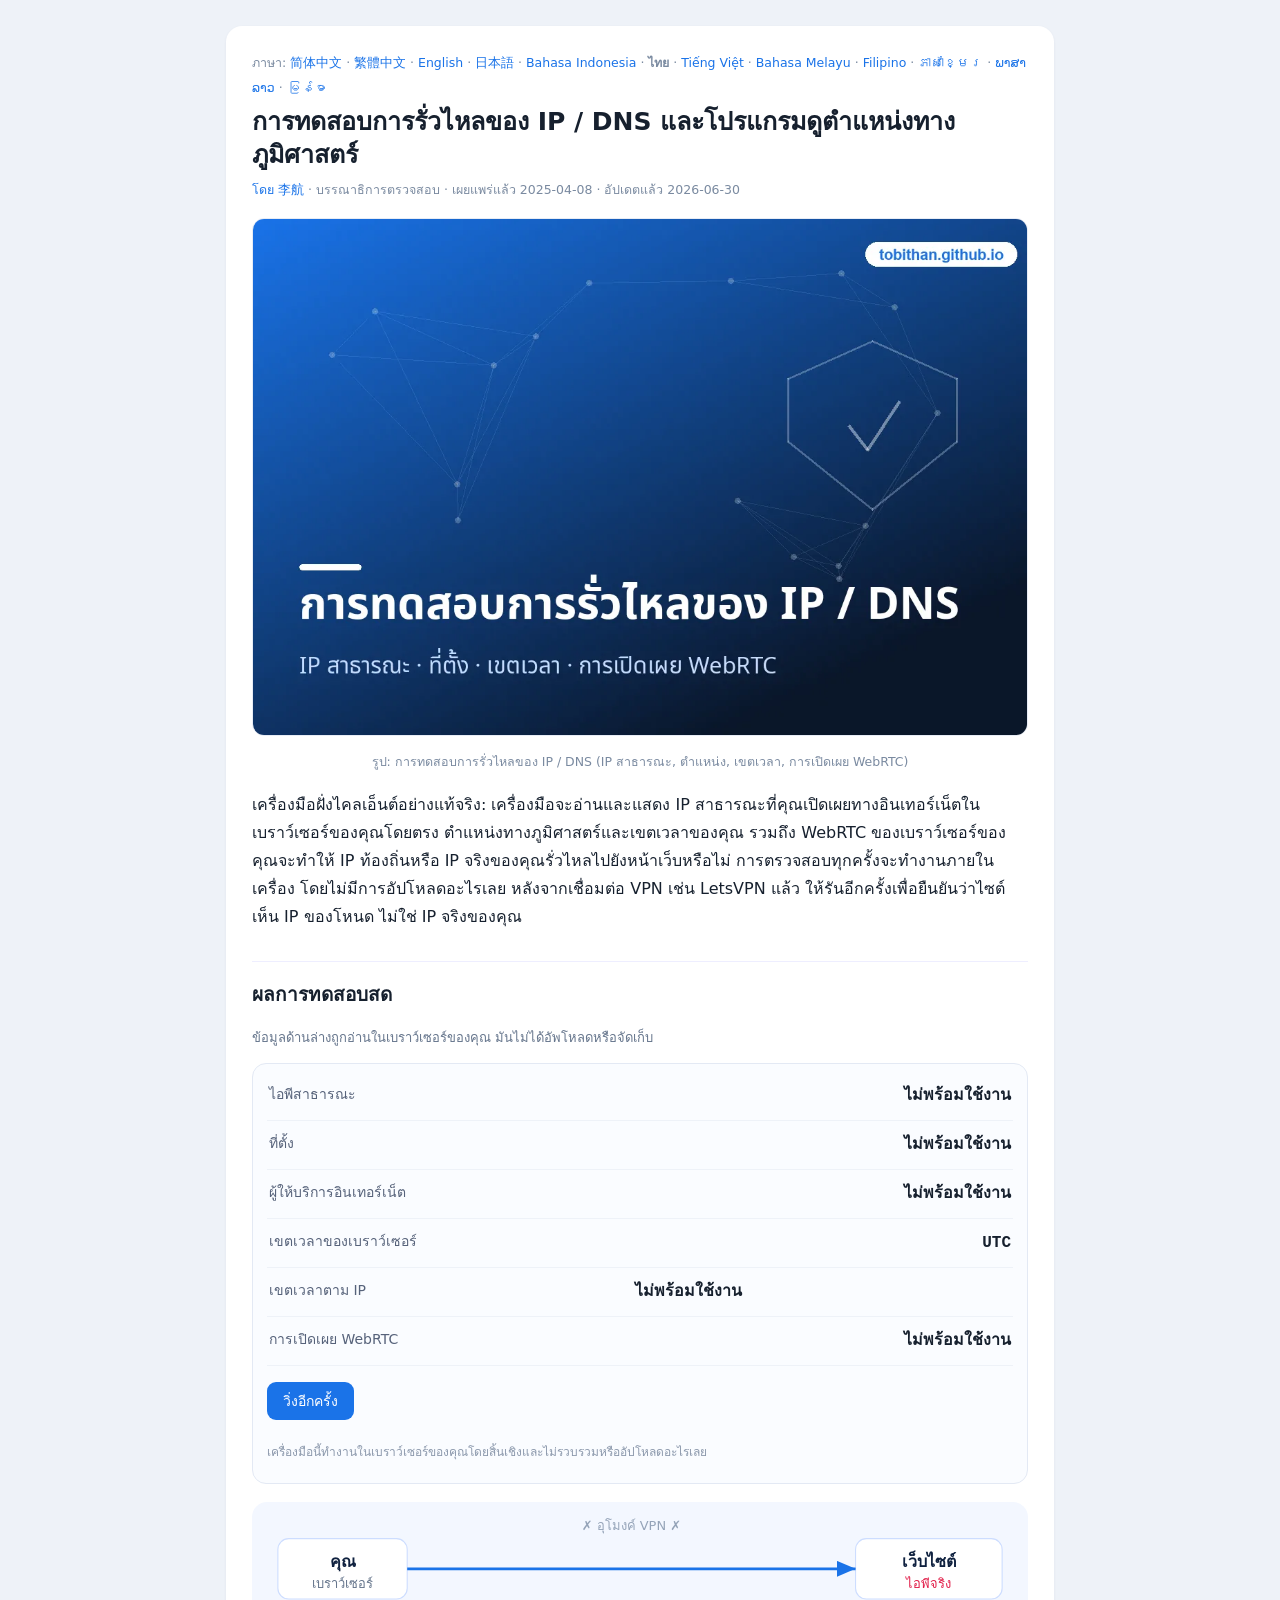
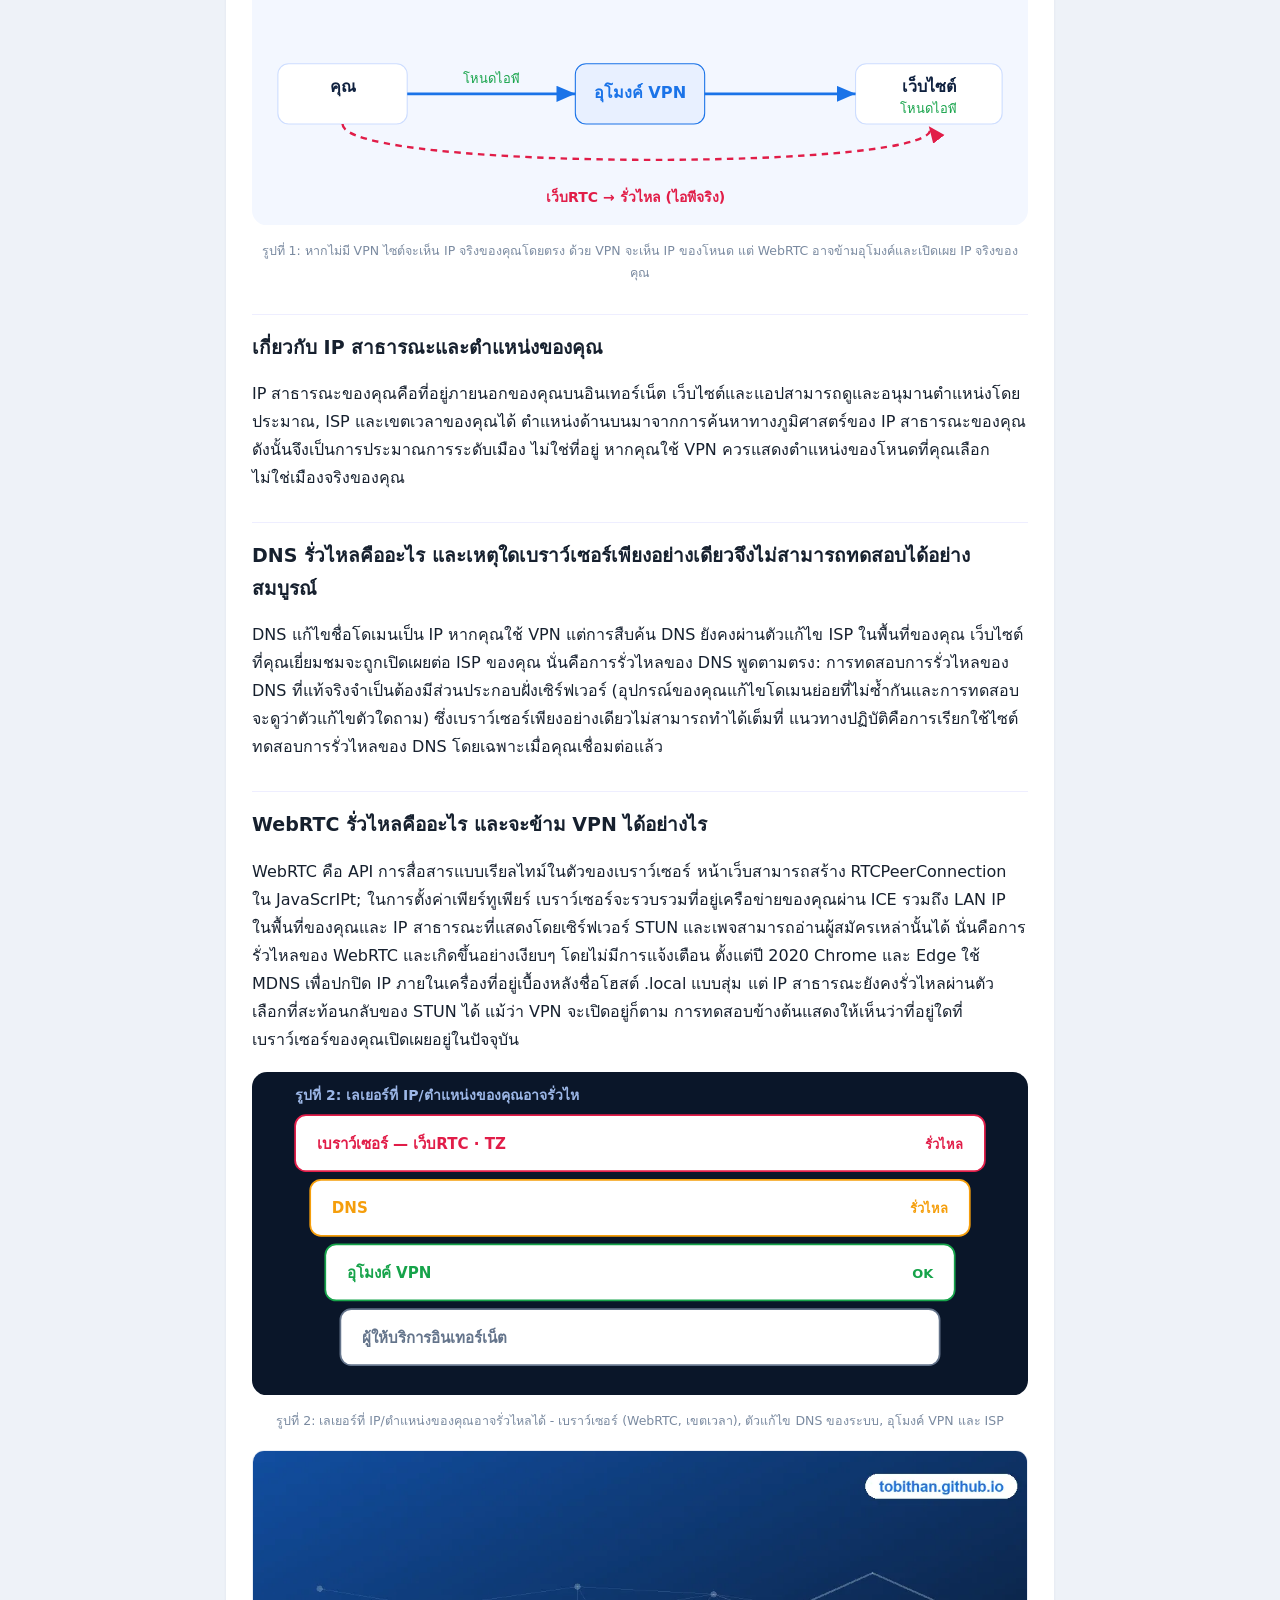
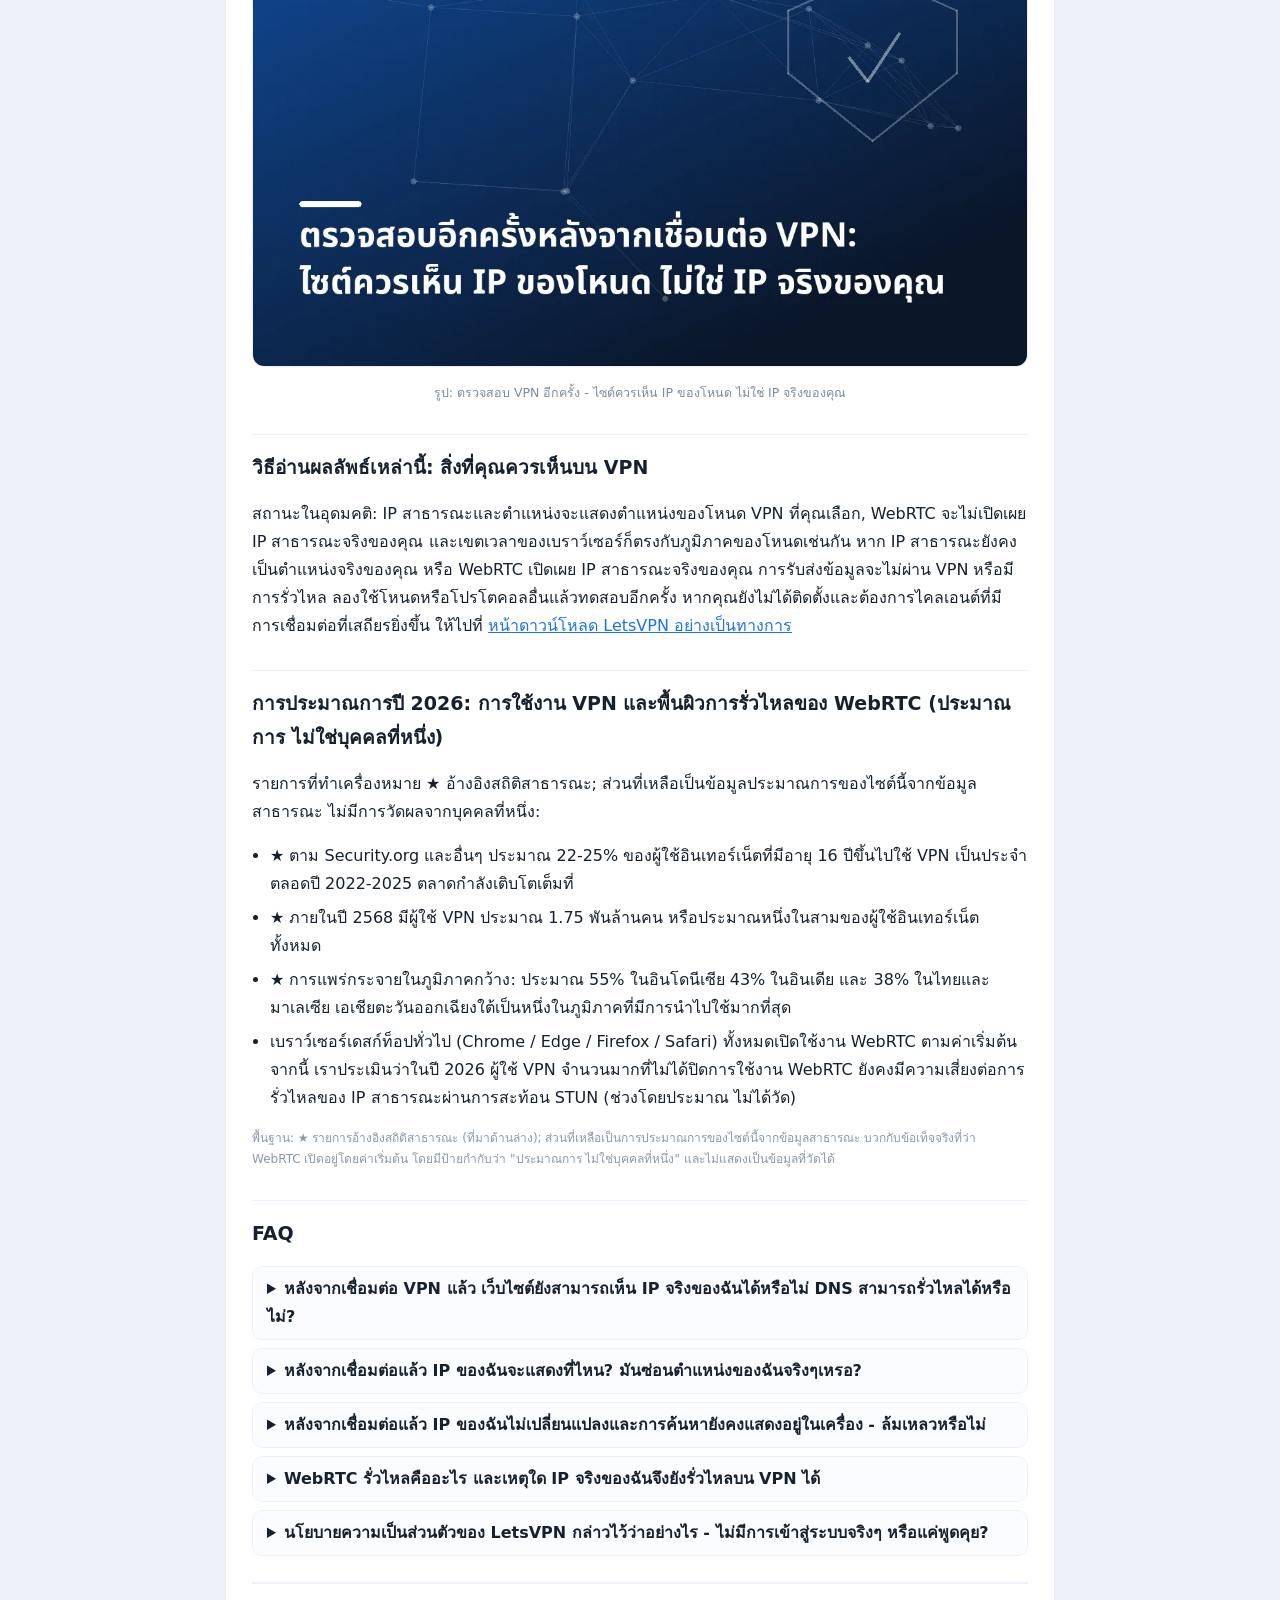
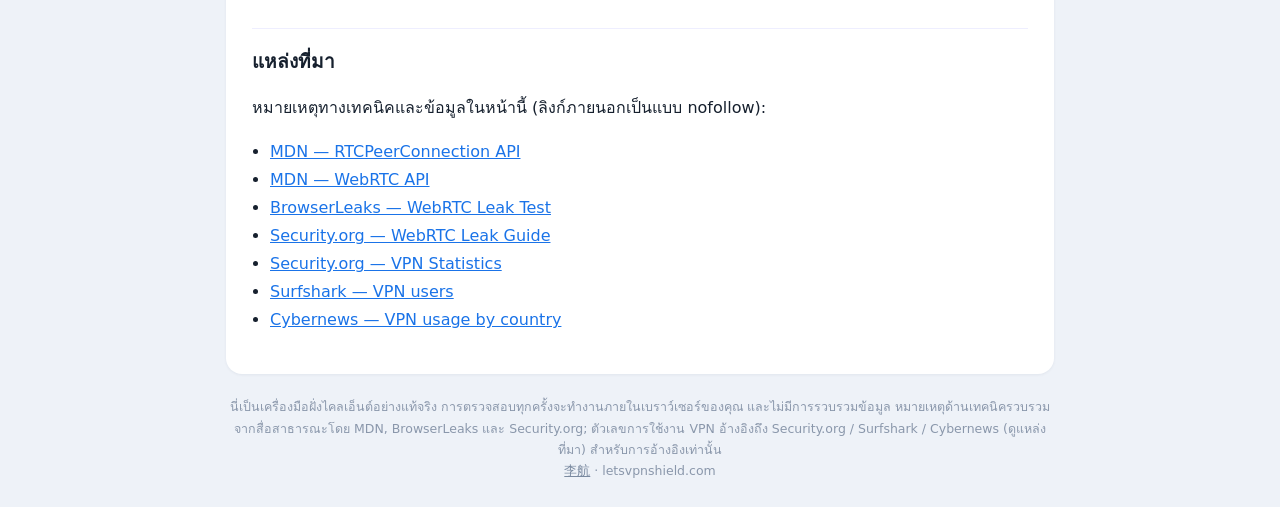
<file: th/index.html>
<!DOCTYPE html><html lang="th"><head><meta charset="utf-8">
<meta name="viewport" content="width=device-width,initial-scale=1">
<title>การทดสอบการรั่วไหลของ IP / DNS - ตรวจสอบ IP สาธารณะ ตำแหน่ง เขตเวลา และการเปิดเผย WebRTC ของคุณ</title>
<meta name="description" content="การทดสอบการรั่วไหลของ IP/DNS ออนไลน์ฟรี: ดู IP สาธารณะปัจจุบัน ตำแหน่งทางภูมิศาสตร์ และเขตเวลาของคุณได้ทันที และตรวจสอบว่า WebRTC ของเบราว์เซอร์ของคุณเปิดเผย IP ท้องถิ่นหรือ IP จริงของคุณหรือไม่ ทำงานได้อย่างสมบูรณ์ในเบราว์เซอร์ของคุณ ไม่มีการอัปโหลดอะไรเลย หลังจากเชื่อมต่อ VPN แล้ว ให้ใช้เพื่อตรวจสอบว่า IP จริงของคุณถูกซ่อนอยู่">
<meta name="author" content="李航">
<meta name="robots" content="index,follow,max-image-preview:large,max-snippet:-1,max-video-preview:-1">
<link rel="canonical" href="https://tobithan.github.io/th/">
<meta property="og:type" content="website"><meta property="og:title" content="การทดสอบการรั่วไหลของ IP / DNS - ตรวจสอบ IP สาธารณะ ตำแหน่ง เขตเวลา และการเปิดเผย WebRTC ของคุณ">
<meta property="og:description" content="การทดสอบการรั่วไหลของ IP/DNS ออนไลน์ฟรี: ดู IP สาธารณะปัจจุบัน ตำแหน่งทางภูมิศาสตร์ และเขตเวลาของคุณได้ทันที และตรวจสอบว่า WebRTC ของเบราว์เซอร์ของคุณเปิดเผย IP ท้องถิ่นหรือ IP จริงของคุณหรือไม่ ทำงานได้อย่างสมบูรณ์ในเบราว์เซอร์ของคุณ ไม่มีการอัปโหลดอะไรเลย หลังจากเชื่อมต่อ VPN แล้ว ให้ใช้เพื่อตรวจสอบว่า IP จริงของคุณถูกซ่อนอยู่"><meta property="og:locale" content="th_TH">
<meta property="og:url" content="https://tobithan.github.io/th/"><meta property="og:image" content="https://tobithan.github.io/img/cover_th.png">
<meta property="og:image:width" content="1120"><meta property="og:image:height" content="746">
<link rel="alternate" hreflang="zh-Hans" href="https://tobithan.github.io/">
<link rel="alternate" hreflang="zh-Hant" href="https://tobithan.github.io/zh-tw/">
<link rel="alternate" hreflang="en" href="https://tobithan.github.io/en/">
<link rel="alternate" hreflang="ja" href="https://tobithan.github.io/ja/">
<link rel="alternate" hreflang="id" href="https://tobithan.github.io/id/">
<link rel="alternate" hreflang="th" href="https://tobithan.github.io/th/">
<link rel="alternate" hreflang="vi" href="https://tobithan.github.io/vi/">
<link rel="alternate" hreflang="ms" href="https://tobithan.github.io/ms/">
<link rel="alternate" hreflang="fil" href="https://tobithan.github.io/fil/">
<link rel="alternate" hreflang="km" href="https://tobithan.github.io/km/">
<link rel="alternate" hreflang="lo" href="https://tobithan.github.io/lo/">
<link rel="alternate" hreflang="my" href="https://tobithan.github.io/my/">
<link rel="alternate" hreflang="x-default" href="https://tobithan.github.io/">
<script type="application/ld+json">
{
 "@context": "https://schema.org",
 "@graph": [
  {
   "@type": "WebApplication",
   "name": "การทดสอบการรั่วไหลของ IP / DNS และโปรแกรมดูตำแหน่งทางภูมิศาสตร์",
   "url": "https://tobithan.github.io/th/",
   "applicationCategory": "SecurityApplication",
   "operatingSystem": "Web browser",
   "browserRequirements": "Requires JavaScript",
   "inLanguage": "th",
   "description": "การทดสอบการรั่วไหลของ IP/DNS ออนไลน์ฟรี: ดู IP สาธารณะปัจจุบัน ตำแหน่งทางภูมิศาสตร์ และเขตเวลาของคุณได้ทันที และตรวจสอบว่า WebRTC ของเบราว์เซอร์ของคุณเปิดเผย IP ท้องถิ่นหรือ IP จริงของคุณหรือไม่ ทำงานได้อย่างสมบูรณ์ในเบราว์เซอร์ของคุณ ไม่มีการอัปโหลดอะไรเลย หลังจากเชื่อมต่อ VPN แล้ว ให้ใช้เพื่อตรวจสอบว่า IP จริงของคุณถูกซ่อนอยู่",
   "isAccessibleForFree": true,
   "offers": {
    "@type": "Offer",
    "price": "0",
    "priceCurrency": "USD"
   },
   "author": {
    "@type": "Person",
    "name": "李航",
    "jobTitle": "บรรณาธิการตรวจสอบ",
    "url": "https://tobithan.github.io/about-editor/"
   }
  },
  {
   "@type": "FAQPage",
   "inLanguage": "th",
   "url": "https://tobithan.github.io/th/",
   "mainEntity": [
    {
     "@type": "Question",
     "name": "หลังจากเชื่อมต่อ VPN แล้ว เว็บไซต์ยังสามารถเห็น IP จริงของฉันได้หรือไม่ DNS สามารถรั่วไหลได้หรือไม่?",
     "acceptedAnswer": {
      "@type": "Answer",
      "text": "โดยปกติ เมื่อเชื่อมต่อ VPN แล้ว ไซต์จะเห็น IP ของโหนด ไม่ใช่ IP จริงของคุณ แต่พูดตามตรง: การตรวจสอบอิสระทำเครื่องหมายความเสี่ยงการรั่วไหลของ DNS บน LetsVPN และ IP ไม่ได้เปลี่ยนแปลงเสมอไปหลังจากเปลี่ยนเซิร์ฟเวอร์ - นั่นคือการตรวจสอบชุมชนเก่าเพียงครั้งเดียว ไม่ได้รับการยืนยันจากผู้ขายหรือแหล่งที่มาที่สอง หากความเป็นส่วนตัวมีความสำคัญต่อคุณ การดำเนินการในทางปฏิบัติคือการทดสอบการรั่วไหลของ IP/DNS เช่นนี้หลังจากเชื่อมต่อและยืนยันว่า IP และ DNS จริงของคุณไม่ถูกเปิดเผย หากเป็นเช่นนั้น ให้สลับโหนดหรือโปรโตคอลและตรวจสอบอีกครั้ง"
     }
    },
    {
     "@type": "Question",
     "name": "หลังจากเชื่อมต่อแล้ว IP ของฉันจะแสดงที่ไหน? มันซ่อนตำแหน่งของฉันจริงๆเหรอ?",
     "acceptedAnswer": {
      "@type": "Answer",
      "text": "เมื่อเชื่อมต่อแล้ว IP ภายนอกของคุณจะเป็นตำแหน่งโหนดที่คุณเลือก - เลือกโหนดฮ่องกงแล้วคุณแสดงตำแหน่งของฮ่องกง นั่นคือวิธีที่ VPN ซ่อนตำแหน่งจริงของคุณ คุณสามารถสลับโหนดภูมิภาคในไคลเอนต์เพื่อเปลี่ยน IP ภายนอกของคุณได้ โปรดทราบว่าการตรวจสอบโดยหน่วยงานอิสระรายงานว่า IP ไม่ได้เปลี่ยนแปลงเสมอไปหลังจากเปลี่ยนเซิร์ฟเวอร์และพบว่ามีความเสี่ยงการรั่วไหลของ DNS (การตรวจสอบแบบเก่าและแบบเดี่ยว ไม่ใช่การยืนยันจากหลายแหล่ง) ดังนั้นหลังจากเชื่อมต่อแล้ว ก็ควรตรวจสอบด้วยการทดสอบ IP ว่าตำแหน่งของคุณเปลี่ยนแปลงจริง ๆ"
     }
    },
    {
     "@type": "Question",
     "name": "หลังจากเชื่อมต่อแล้ว IP ของฉันไม่เปลี่ยนแปลงและการค้นหายังคงแสดงอยู่ในเครื่อง - ล้มเหลวหรือไม่",
     "acceptedAnswer": {
      "@type": "Answer",
      "text": "ใช่ IP ที่ไม่เปลี่ยนแปลงมักจะหมายความว่าการรับส่งข้อมูลไม่ได้ผ่าน VPN จริงๆ ชุมชนรายงานว่า IP ของ LetsVPN ไม่ได้เปลี่ยนแปลงเสมอไปหลังจากเปลี่ยนเซิร์ฟเวอร์ ซึ่งก็คือกรณีนี้นั่นเอง การแก้ไข: เชื่อมต่อใหม่กับโหนดภูมิภาคอื่น จากนั้นลองใช้โปรโตคอลอื่น ล้างแคชแล้วเข้าสู่ระบบอีกครั้ง อัปเดตเป็นเวอร์ชันล่าสุดหรือติดตั้งใหม่ ตรวจสอบให้แน่ใจว่าไม่มี VPN/พร็อกซีอื่นรับส่งข้อมูล หลังจากเชื่อมต่อใหม่แล้ว ให้ตรวจสอบ IP ของคุณอีกครั้งที่นี่ - จะนับว่าสำเร็จก็ต่อเมื่อแสดงประเทศที่คุณเลือกเท่านั้น บน Android ตรวจสอบให้แน่ใจว่าระบบไม่ได้ปิดการทำงานในเบื้องหลัง"
     }
    },
    {
     "@type": "Question",
     "name": "WebRTC รั่วไหลคืออะไร และเหตุใด IP จริงของฉันจึงยังรั่วไหลบน VPN ได้",
     "acceptedAnswer": {
      "@type": "Answer",
      "text": "WebRTC เป็น API แบบเพียร์ทูเพียร์ในตัวของเบราว์เซอร์ ด้วย JavaScrIPt เพียงไม่กี่บรรทัด เพจก็สามารถสร้าง RTCPeerConnection และเบราว์เซอร์จะรวบรวมที่อยู่เครือข่ายผ่าน ICE IP สาธารณะที่สะท้อนโดยเซิร์ฟเวอร์ STUN อาจเป็น IP จริงของคุณ - แม้แต่บน VPN - และเพจจะอ่านโดยไม่ต้องแจ้งให้ทราบโดยไม่มีการอนุญาต ตั้งแต่ปี 2020 Chrome/Edge ปิดบัง IP ในเครื่องผ่าน MDNS แต่ IP สาธารณะยังคงรั่วไหลได้ ใช้การทดสอบ WebRTC ด้านบนเพื่อดูว่าเบราว์เซอร์ของคุณเปิดเผยที่อยู่ใดในปัจจุบัน"
     }
    },
    {
     "@type": "Question",
     "name": "นโยบายความเป็นส่วนตัวของ LetsVPN กล่าวไว้ว่าอย่างไร - ไม่มีการเข้าสู่ระบบจริงๆ หรือแค่พูดคุย?",
     "acceptedAnswer": {
      "@type": "Answer",
      "text": "สื่อสาธารณะที่มีอยู่ไม่มีข้อความนโยบายความเป็นส่วนตัวของ LetsVPN หรือเนื้อหาที่ไม่มีบันทึกที่ตรวจสอบได้ ดังนั้นจึงไม่สามารถรับรองได้ ที่ต้องการข้อความนโยบายอย่างเป็นทางการและการตรวจสอบจากบุคคลที่สาม สำหรับบริบท การตรวจสอบโดยหน่วยงานอิสระทำให้เกิดข้อกังวลเกี่ยวกับการรั่วไหลของ DNS (รายการเดียว เก่ากว่า และไม่ได้ยืนยันจากหลายแหล่ง) ซึ่งขัดแย้งกับการไม่มีการบันทึกที่เข้มงวด แนวทางปฏิบัติ: ถือเป็นเครื่องมือสลับภูมิภาค/ใช้งานทั่วไป ใช้บริการที่ได้รับการตรวจสอบสำหรับงานที่มีความละเอียดอ่อนสูง และดำเนินการทดสอบการรั่วไหลด้วยตัวเองหลังจากเชื่อมต่อ แทนที่จะเชื่อถือคำกล่าวอ้างทางการตลาด"
     }
    }
   ]
  }
 ]
}
</script>
<link rel="stylesheet" href="/style.css"></head>
<body><div class="wrap"><main>
<nav class="lvlang">ภาษา: <a href="/">简体中文</a> · <a href="/zh-tw/">繁體中文</a> · <a href="/en/">English</a> · <a href="/ja/">日本語</a> · <a href="/id/">Bahasa Indonesia</a> · <strong>ไทย</strong> · <a href="/vi/">Tiếng Việt</a> · <a href="/ms/">Bahasa Melayu</a> · <a href="/fil/">Filipino</a> · <a href="/km/">ភាសាខ្មែរ</a> · <a href="/lo/">ພາສາລາວ</a> · <a href="/my/">မြန်မာ</a></nav>
<h1>การทดสอบการรั่วไหลของ IP / DNS และโปรแกรมดูตำแหน่งทางภูมิศาสตร์</h1>
<p class="lvby"><a rel="author" href="/about-editor/">โดย 李航</a> · บรรณาธิการตรวจสอบ · เผยแพร่แล้ว 2025-04-08 · อัปเดตแล้ว 2026-06-30</p>
<figure class="lvpng"><picture><source type="image/webp" srcset="/img/cover_th.webp"><img src="/img/cover_th.png" alt="การทดสอบการรั่วไหลของ IP/DNS และภาพประกอบของโปรแกรมดูตำแหน่งทางภูมิศาสตร์" fetchpriority="high" width="1120" height="746" style="width:100%;height:auto;border-radius:12px;border:1px solid #e7ecf5"></picture><figcaption>รูป: การทดสอบการรั่วไหลของ IP / DNS (IP สาธารณะ, ตำแหน่ง, เขตเวลา, การเปิดเผย WebRTC)</figcaption></figure>
<p class="lvlead">เครื่องมือฝั่งไคลเอ็นต์อย่างแท้จริง: เครื่องมือจะอ่านและแสดง IP สาธารณะที่คุณเปิดเผยทางอินเทอร์เน็ตในเบราว์เซอร์ของคุณโดยตรง ตำแหน่งทางภูมิศาสตร์และเขตเวลาของคุณ รวมถึง WebRTC ของเบราว์เซอร์ของคุณจะทำให้ IP ท้องถิ่นหรือ IP จริงของคุณรั่วไหลไปยังหน้าเว็บหรือไม่ การตรวจสอบทุกครั้งจะทำงานภายในเครื่อง โดยไม่มีการอัปโหลดอะไรเลย หลังจากเชื่อมต่อ VPN เช่น LetsVPN แล้ว ให้รันอีกครั้งเพื่อยืนยันว่าไซต์เห็น IP ของโหนด ไม่ใช่ IP จริงของคุณ</p>
<h2>ผลการทดสอบสด</h2>
<p class="lvtoolnote">ข้อมูลด้านล่างถูกอ่านในเบราว์เซอร์ของคุณ มันไม่ได้อัพโหลดหรือจัดเก็บ</p>
<div class="lvtool" id="lvtool">
<div class="lvrow"><span class="lvk">ไอพีสาธารณะ</span><span class="lvval" id="lv-ip">กำลังตรวจสอบ...</span></div><div class="lvrow"><span class="lvk">ที่ตั้ง</span><span class="lvval" id="lv-geo">กำลังตรวจสอบ...</span></div><div class="lvrow"><span class="lvk">ผู้ให้บริการอินเทอร์เน็ต</span><span class="lvval" id="lv-isp">กำลังตรวจสอบ...</span></div><div class="lvrow"><span class="lvk">เขตเวลาของเบราว์เซอร์</span><span class="lvval" id="lv-tzb">กำลังตรวจสอบ...</span></div><div class="lvrow"><span class="lvk">เขตเวลาตาม IP</span><span class="lvval" id="lv-tzi">กำลังตรวจสอบ...</span> <small id="lv-tzhint" class="lvhint"></small></div><div class="lvrow"><span class="lvk">การเปิดเผย WebRTC</span><span class="lvval" id="lv-webrtc-verdict">กำลังตรวจสอบ...</span></div>
<div class="lvwebrtc" id="lv-webrtc"></div>
<button id="lv-rerun" type="button">วิ่งอีกครั้ง</button>
<p class="lvnote">เครื่องมือนี้ทำงานในเบราว์เซอร์ของคุณโดยสิ้นเชิงและไม่รวบรวมหรืออัปโหลดอะไรเลย</p>
</div>
<figure class="lvsvg"><svg viewBox="0 0 720 300" xmlns="http://www.w3.org/2000/svg" role="img" aria-label="รูปที่ 1: หากไม่มี VPN ไซต์จะเห็น IP จริงของคุณโดยตรง ด้วย VPN จะเห็น IP ของโหนด แต่ WebRTC อาจข้ามอุโมงค์และเปิดเผย IP จริงของคุณ" style="width:100%;height:auto"><rect width="720" height="300" rx="14" fill="#f3f7ff"/><rect x="24" y="34" width="120" height="56" rx="10" fill="#fff" stroke="#cdddff"/><text x="84" y="60" text-anchor="middle" font-family="system-ui,Segoe UI,Arial,sans-serif" font-size="15" font-weight="700" fill="#0f213f">คุณ</text><text x="84" y="80" text-anchor="middle" font-family="system-ui,Segoe UI,Arial,sans-serif" font-size="12" fill="#64748b">เบราว์เซอร์</text><rect x="560" y="34" width="136" height="56" rx="10" fill="#fff" stroke="#cdddff"/><text x="628" y="60" text-anchor="middle" font-family="system-ui,Segoe UI,Arial,sans-serif" font-size="15" font-weight="700" fill="#0f213f">เว็บไซต์</text><text x="628" y="80" text-anchor="middle" font-family="system-ui,Segoe UI,Arial,sans-serif" font-size="12" fill="#e11d48">ไอพีจริง</text><line x1="144" y1="62" x2="560" y2="62" stroke="#1a73e8" stroke-width="2.5" marker-end="url(#ar)"/><text x="352" y="26" text-anchor="middle" font-family="system-ui,Segoe UI,Arial,sans-serif" font-size="12" fill="#94a3b8">✗ อุโมงค์ VPN ✗</text><rect x="24" y="150" width="120" height="56" rx="10" fill="#fff" stroke="#cdddff"/><text x="84" y="176" text-anchor="middle" font-family="system-ui,Segoe UI,Arial,sans-serif" font-size="15" font-weight="700" fill="#0f213f">คุณ</text><rect x="300" y="150" width="120" height="56" rx="10" fill="#e8f0ff" stroke="#1a73e8"/><text x="360" y="182" text-anchor="middle" font-family="system-ui,Segoe UI,Arial,sans-serif" font-size="15" font-weight="700" fill="#1a73e8">อุโมงค์ VPN</text><rect x="560" y="150" width="136" height="56" rx="10" fill="#fff" stroke="#cdddff"/><text x="628" y="176" text-anchor="middle" font-family="system-ui,Segoe UI,Arial,sans-serif" font-size="15" font-weight="700" fill="#0f213f">เว็บไซต์</text><text x="628" y="196" text-anchor="middle" font-family="system-ui,Segoe UI,Arial,sans-serif" font-size="12" fill="#16a34a">โหนดไอพี</text><line x1="144" y1="178" x2="300" y2="178" stroke="#1a73e8" stroke-width="2.5" marker-end="url(#ar)"/><line x1="420" y1="178" x2="560" y2="178" stroke="#1a73e8" stroke-width="2.5" marker-end="url(#ar)"/><text x="222" y="168" text-anchor="middle" font-family="system-ui,Segoe UI,Arial,sans-serif" font-size="12" fill="#16a34a">โหนดไอพี</text><path d="M84 206 C84 250 660 250 628 208" fill="none" stroke="#e11d48" stroke-width="2.2" stroke-dasharray="6 5" marker-end="url(#arr)"/><text x="356" y="278" text-anchor="middle" font-family="system-ui,Segoe UI,Arial,sans-serif" font-size="13" font-weight="700" fill="#e11d48">เว็บRTC → รั่วไหล (ไอพีจริง)</text><defs><marker id="ar" markerWidth="9" markerHeight="9" refX="7" refY="3" orient="auto"><path d="M0,0 L7,3 L0,6 Z" fill="#1a73e8"/></marker><marker id="arr" markerWidth="9" markerHeight="9" refX="7" refY="3" orient="auto"><path d="M0,0 L7,3 L0,6 Z" fill="#e11d48"/></marker></defs></svg><figcaption>รูปที่ 1: หากไม่มี VPN ไซต์จะเห็น IP จริงของคุณโดยตรง ด้วย VPN จะเห็น IP ของโหนด แต่ WebRTC อาจข้ามอุโมงค์และเปิดเผย IP จริงของคุณ</figcaption></figure>
<h2>เกี่ยวกับ IP สาธารณะและตำแหน่งของคุณ</h2>
<p>IP สาธารณะของคุณคือที่อยู่ภายนอกของคุณบนอินเทอร์เน็ต เว็บไซต์และแอปสามารถดูและอนุมานตำแหน่งโดยประมาณ, ISP และเขตเวลาของคุณได้ ตำแหน่งด้านบนมาจากการค้นหาทางภูมิศาสตร์ของ IP สาธารณะของคุณ ดังนั้นจึงเป็นการประมาณการระดับเมือง ไม่ใช่ที่อยู่ หากคุณใช้ VPN ควรแสดงตำแหน่งของโหนดที่คุณเลือก ไม่ใช่เมืองจริงของคุณ</p>
<h2>DNS รั่วไหลคืออะไร และเหตุใดเบราว์เซอร์เพียงอย่างเดียวจึงไม่สามารถทดสอบได้อย่างสมบูรณ์</h2>
<p>DNS แก้ไขชื่อโดเมนเป็น IP หากคุณใช้ VPN แต่การสืบค้น DNS ยังคงผ่านตัวแก้ไข ISP ในพื้นที่ของคุณ เว็บไซต์ที่คุณเยี่ยมชมจะถูกเปิดเผยต่อ ISP ของคุณ นั่นคือการรั่วไหลของ DNS พูดตามตรง: การทดสอบการรั่วไหลของ DNS ที่แท้จริงจำเป็นต้องมีส่วนประกอบฝั่งเซิร์ฟเวอร์ (อุปกรณ์ของคุณแก้ไขโดเมนย่อยที่ไม่ซ้ำกันและการทดสอบจะดูว่าตัวแก้ไขตัวใดถาม) ซึ่งเบราว์เซอร์เพียงอย่างเดียวไม่สามารถทำได้เต็มที่ แนวทางปฏิบัติคือการเรียกใช้ไซต์ทดสอบการรั่วไหลของ DNS โดยเฉพาะเมื่อคุณเชื่อมต่อแล้ว</p>
<h2>WebRTC รั่วไหลคืออะไร และจะข้าม VPN ได้อย่างไร</h2>
<p>WebRTC คือ API การสื่อสารแบบเรียลไทม์ในตัวของเบราว์เซอร์ หน้าเว็บสามารถสร้าง RTCPeerConnection ใน JavaScrIPt; ในการตั้งค่าเพียร์ทูเพียร์ เบราว์เซอร์จะรวบรวมที่อยู่เครือข่ายของคุณผ่าน ICE รวมถึง LAN IP ในพื้นที่ของคุณและ IP สาธารณะที่แสดงโดยเซิร์ฟเวอร์ STUN และเพจสามารถอ่านผู้สมัครเหล่านั้นได้ นั่นคือการรั่วไหลของ WebRTC และเกิดขึ้นอย่างเงียบๆ โดยไม่มีการแจ้งเตือน ตั้งแต่ปี 2020 Chrome และ Edge ใช้ MDNS เพื่อปกปิด IP ภายในเครื่องที่อยู่เบื้องหลังชื่อโฮสต์ .local แบบสุ่ม แต่ IP สาธารณะยังคงรั่วไหลผ่านตัวเลือกที่สะท้อนกลับของ STUN ได้ แม้ว่า VPN จะเปิดอยู่ก็ตาม การทดสอบข้างต้นแสดงให้เห็นว่าที่อยู่ใดที่เบราว์เซอร์ของคุณเปิดเผยอยู่ในปัจจุบัน</p>
<figure class="lvsvg"><svg viewBox="0 0 720 300" xmlns="http://www.w3.org/2000/svg" role="img" aria-label="รูปที่ 2: เลเยอร์ที่ IP/ตำแหน่งของคุณอาจรั่วไหลได้ - เบราว์เซอร์ (WebRTC, เขตเวลา), ตัวแก้ไข DNS ของระบบ, อุโมงค์ VPN และ ISP" style="width:100%;height:auto"><rect width="720" height="300" rx="14" fill="#0a1629"/><text x="40" y="26" font-family="system-ui,Segoe UI,Arial,sans-serif" font-size="13" font-weight="700" fill="#9db8e8">รูปที่ 2: เลเยอร์ที่ IP/ตำแหน่งของคุณอาจรั่วไห</text><rect x="40" y="40" width="640" height="52" rx="10" fill="#fff" stroke="#e11d48" stroke-width="1.6"/><text x="60" y="71" text-anchor="start" font-family="system-ui,Segoe UI,Arial,sans-serif" font-size="14" font-weight="700" fill="#e11d48">เบราว์เซอร์ — เว็บRTC · TZ</text><text x="660" y="71" text-anchor="end" font-family="system-ui,Segoe UI,Arial,sans-serif" font-size="12" font-weight="700" fill="#e11d48">รั่วไหล</text><rect x="54" y="100" width="612" height="52" rx="10" fill="#fff" stroke="#f59e0b" stroke-width="1.6"/><text x="74" y="131" text-anchor="start" font-family="system-ui,Segoe UI,Arial,sans-serif" font-size="14" font-weight="700" fill="#f59e0b">DNS</text><text x="646" y="131" text-anchor="end" font-family="system-ui,Segoe UI,Arial,sans-serif" font-size="12" font-weight="700" fill="#f59e0b">รั่วไหล</text><rect x="68" y="160" width="584" height="52" rx="10" fill="#fff" stroke="#16a34a" stroke-width="1.6"/><text x="88" y="191" text-anchor="start" font-family="system-ui,Segoe UI,Arial,sans-serif" font-size="14" font-weight="700" fill="#16a34a">อุโมงค์ VPN</text><text x="632" y="191" text-anchor="end" font-family="system-ui,Segoe UI,Arial,sans-serif" font-size="12" font-weight="700" fill="#16a34a">OK</text><rect x="82" y="220" width="556" height="52" rx="10" fill="#fff" stroke="#64748b" stroke-width="1.6"/><text x="102" y="251" text-anchor="start" font-family="system-ui,Segoe UI,Arial,sans-serif" font-size="14" font-weight="700" fill="#64748b">ผู้ให้บริการอินเทอร์เน็ต</text></svg><figcaption>รูปที่ 2: เลเยอร์ที่ IP/ตำแหน่งของคุณอาจรั่วไหลได้ - เบราว์เซอร์ (WebRTC, เขตเวลา), ตัวแก้ไข DNS ของระบบ, อุโมงค์ VPN และ ISP</figcaption></figure>
<figure class="lvpng"><picture><source type="image/webp" srcset="/img/board_th.webp"><img src="/img/board_th.png" alt="ภาพประกอบของการยืนยันซ้ำด้วยการทดสอบ IP ว่า IP จริงถูกซ่อนอยู่ใน VPN หรือไม่" loading="lazy" width="1120" height="746" style="width:100%;height:auto;border-radius:12px;border:1px solid #e7ecf5"></picture><figcaption>รูป: ตรวจสอบ VPN อีกครั้ง - ไซต์ควรเห็น IP ของโหนด ไม่ใช่ IP จริงของคุณ</figcaption></figure>
<h2>วิธีอ่านผลลัพธ์เหล่านี้: สิ่งที่คุณควรเห็นบน VPN</h2>
<p>สถานะในอุดมคติ: IP สาธารณะและตำแหน่งจะแสดงตำแหน่งของโหนด VPN ที่คุณเลือก, WebRTC จะไม่เปิดเผย IP สาธารณะจริงของคุณ และเขตเวลาของเบราว์เซอร์ก็ตรงกับภูมิภาคของโหนดเช่นกัน หาก IP สาธารณะยังคงเป็นตำแหน่งจริงของคุณ หรือ WebRTC เปิดเผย IP สาธารณะจริงของคุณ การรับส่งข้อมูลจะไม่ผ่าน VPN หรือมีการรั่วไหล ลองใช้โหนดหรือโปรโตคอลอื่นแล้วทดสอบอีกครั้ง หากคุณยังไม่ได้ติดตั้งและต้องการไคลเอนต์ที่มีการเชื่อมต่อที่เสถียรยิ่งขึ้น ให้ไปที่ <a href="https://letsvpnshield.com/download/">หน้าดาวน์โหลด LetsVPN อย่างเป็นทางการ</a></p>
<section id="lv-data2026" class="lvdata"><h2>การประมาณการปี 2026: การใช้งาน VPN และพื้นผิวการรั่วไหลของ WebRTC (ประมาณการ ไม่ใช่บุคคลที่หนึ่ง)</h2>
<p>รายการที่ทำเครื่องหมาย ★ อ้างอิงสถิติสาธารณะ; ส่วนที่เหลือเป็นข้อมูลประมาณการของไซต์นี้จากข้อมูลสาธารณะ ไม่มีการวัดผลจากบุคคลที่หนึ่ง:</p>
<ul><li>★ ตาม Security.org และอื่นๆ ประมาณ 22-25% ของผู้ใช้อินเทอร์เน็ตที่มีอายุ 16 ปีขึ้นไปใช้ VPN เป็นประจำตลอดปี 2022-2025 ตลาดกำลังเติบโตเต็มที่</li><li>★ ภายในปี 2568 มีผู้ใช้ VPN ประมาณ 1.75 พันล้านคน หรือประมาณหนึ่งในสามของผู้ใช้อินเทอร์เน็ตทั้งหมด</li><li>★ การแพร่กระจายในภูมิภาคกว้าง: ประมาณ 55% ในอินโดนีเซีย 43% ในอินเดีย และ 38% ในไทยและมาเลเซีย เอเชียตะวันออกเฉียงใต้เป็นหนึ่งในภูมิภาคที่มีการนำไปใช้มากที่สุด</li><li>เบราว์เซอร์เดสก์ท็อปทั่วไป (Chrome / Edge / Firefox / Safari) ทั้งหมดเปิดใช้งาน WebRTC ตามค่าเริ่มต้น จากนี้ เราประเมินว่าในปี 2026 ผู้ใช้ VPN จำนวนมากที่ไม่ได้ปิดการใช้งาน WebRTC ยังคงมีความเสี่ยงต่อการรั่วไหลของ IP สาธารณะผ่านการสะท้อน STUN (ช่วงโดยประมาณ ไม่ได้วัด)</li></ul>
<p class="lvnote">พื้นฐาน: ★ รายการอ้างอิงสถิติสาธารณะ (ที่มาด้านล่าง); ส่วนที่เหลือเป็นการประมาณการของไซต์นี้จากข้อมูลสาธารณะ บวกกับข้อเท็จจริงที่ว่า WebRTC เปิดอยู่โดยค่าเริ่มต้น โดยมีป้ายกำกับว่า "ประมาณการ ไม่ใช่บุคคลที่หนึ่ง" และไม่แสดงเป็นข้อมูลที่วัดได้</p></section>
<h2>FAQ</h2>
<div class="lvfaqs"><details class="lvfaq"><summary>หลังจากเชื่อมต่อ VPN แล้ว เว็บไซต์ยังสามารถเห็น IP จริงของฉันได้หรือไม่ DNS สามารถรั่วไหลได้หรือไม่?</summary><p>โดยปกติ เมื่อเชื่อมต่อ VPN แล้ว ไซต์จะเห็น IP ของโหนด ไม่ใช่ IP จริงของคุณ แต่พูดตามตรง: การตรวจสอบอิสระทำเครื่องหมายความเสี่ยงการรั่วไหลของ DNS บน LetsVPN และ IP ไม่ได้เปลี่ยนแปลงเสมอไปหลังจากเปลี่ยนเซิร์ฟเวอร์ - นั่นคือการตรวจสอบชุมชนเก่าเพียงครั้งเดียว ไม่ได้รับการยืนยันจากผู้ขายหรือแหล่งที่มาที่สอง หากความเป็นส่วนตัวมีความสำคัญต่อคุณ การดำเนินการในทางปฏิบัติคือการทดสอบการรั่วไหลของ IP/DNS เช่นนี้หลังจากเชื่อมต่อและยืนยันว่า IP และ DNS จริงของคุณไม่ถูกเปิดเผย หากเป็นเช่นนั้น ให้สลับโหนดหรือโปรโตคอลและตรวจสอบอีกครั้ง</p></details>
<details class="lvfaq"><summary>หลังจากเชื่อมต่อแล้ว IP ของฉันจะแสดงที่ไหน? มันซ่อนตำแหน่งของฉันจริงๆเหรอ?</summary><p>เมื่อเชื่อมต่อแล้ว IP ภายนอกของคุณจะเป็นตำแหน่งโหนดที่คุณเลือก - เลือกโหนดฮ่องกงแล้วคุณแสดงตำแหน่งของฮ่องกง นั่นคือวิธีที่ VPN ซ่อนตำแหน่งจริงของคุณ คุณสามารถสลับโหนดภูมิภาคในไคลเอนต์เพื่อเปลี่ยน IP ภายนอกของคุณได้ โปรดทราบว่าการตรวจสอบโดยหน่วยงานอิสระรายงานว่า IP ไม่ได้เปลี่ยนแปลงเสมอไปหลังจากเปลี่ยนเซิร์ฟเวอร์และพบว่ามีความเสี่ยงการรั่วไหลของ DNS (การตรวจสอบแบบเก่าและแบบเดี่ยว ไม่ใช่การยืนยันจากหลายแหล่ง) ดังนั้นหลังจากเชื่อมต่อแล้ว ก็ควรตรวจสอบด้วยการทดสอบ IP ว่าตำแหน่งของคุณเปลี่ยนแปลงจริง ๆ</p></details>
<details class="lvfaq"><summary>หลังจากเชื่อมต่อแล้ว IP ของฉันไม่เปลี่ยนแปลงและการค้นหายังคงแสดงอยู่ในเครื่อง - ล้มเหลวหรือไม่</summary><p>ใช่ IP ที่ไม่เปลี่ยนแปลงมักจะหมายความว่าการรับส่งข้อมูลไม่ได้ผ่าน VPN จริงๆ ชุมชนรายงานว่า IP ของ LetsVPN ไม่ได้เปลี่ยนแปลงเสมอไปหลังจากเปลี่ยนเซิร์ฟเวอร์ ซึ่งก็คือกรณีนี้นั่นเอง การแก้ไข: เชื่อมต่อใหม่กับโหนดภูมิภาคอื่น จากนั้นลองใช้โปรโตคอลอื่น ล้างแคชแล้วเข้าสู่ระบบอีกครั้ง อัปเดตเป็นเวอร์ชันล่าสุดหรือติดตั้งใหม่ ตรวจสอบให้แน่ใจว่าไม่มี VPN/พร็อกซีอื่นรับส่งข้อมูล หลังจากเชื่อมต่อใหม่แล้ว ให้ตรวจสอบ IP ของคุณอีกครั้งที่นี่ - จะนับว่าสำเร็จก็ต่อเมื่อแสดงประเทศที่คุณเลือกเท่านั้น บน Android ตรวจสอบให้แน่ใจว่าระบบไม่ได้ปิดการทำงานในเบื้องหลัง</p></details>
<details class="lvfaq"><summary>WebRTC รั่วไหลคืออะไร และเหตุใด IP จริงของฉันจึงยังรั่วไหลบน VPN ได้</summary><p>WebRTC เป็น API แบบเพียร์ทูเพียร์ในตัวของเบราว์เซอร์ ด้วย JavaScrIPt เพียงไม่กี่บรรทัด เพจก็สามารถสร้าง RTCPeerConnection และเบราว์เซอร์จะรวบรวมที่อยู่เครือข่ายผ่าน ICE IP สาธารณะที่สะท้อนโดยเซิร์ฟเวอร์ STUN อาจเป็น IP จริงของคุณ - แม้แต่บน VPN - และเพจจะอ่านโดยไม่ต้องแจ้งให้ทราบโดยไม่มีการอนุญาต ตั้งแต่ปี 2020 Chrome/Edge ปิดบัง IP ในเครื่องผ่าน MDNS แต่ IP สาธารณะยังคงรั่วไหลได้ ใช้การทดสอบ WebRTC ด้านบนเพื่อดูว่าเบราว์เซอร์ของคุณเปิดเผยที่อยู่ใดในปัจจุบัน</p></details>
<details class="lvfaq"><summary>นโยบายความเป็นส่วนตัวของ LetsVPN กล่าวไว้ว่าอย่างไร - ไม่มีการเข้าสู่ระบบจริงๆ หรือแค่พูดคุย?</summary><p>สื่อสาธารณะที่มีอยู่ไม่มีข้อความนโยบายความเป็นส่วนตัวของ LetsVPN หรือเนื้อหาที่ไม่มีบันทึกที่ตรวจสอบได้ ดังนั้นจึงไม่สามารถรับรองได้ ที่ต้องการข้อความนโยบายอย่างเป็นทางการและการตรวจสอบจากบุคคลที่สาม สำหรับบริบท การตรวจสอบโดยหน่วยงานอิสระทำให้เกิดข้อกังวลเกี่ยวกับการรั่วไหลของ DNS (รายการเดียว เก่ากว่า และไม่ได้ยืนยันจากหลายแหล่ง) ซึ่งขัดแย้งกับการไม่มีการบันทึกที่เข้มงวด แนวทางปฏิบัติ: ถือเป็นเครื่องมือสลับภูมิภาค/ใช้งานทั่วไป ใช้บริการที่ได้รับการตรวจสอบสำหรับงานที่มีความละเอียดอ่อนสูง และดำเนินการทดสอบการรั่วไหลด้วยตัวเองหลังจากเชื่อมต่อ แทนที่จะเชื่อถือคำกล่าวอ้างทางการตลาด</p></details>
</div>
<div class="related"><h2>แหล่งที่มา</h2><p>หมายเหตุทางเทคนิคและข้อมูลในหน้านี้ (ลิงก์ภายนอกเป็นแบบ nofollow):</p><ul><li><a href="https://developer.mozilla.org/en-US/docs/Web/API/RTCPeerConnection" rel="nofollow noopener" target="_blank">MDN — RTCPeerConnection API</a></li><li><a href="https://developer.mozilla.org/en-US/docs/Web/API/WebRTC_API" rel="nofollow noopener" target="_blank">MDN — WebRTC API</a></li><li><a href="https://browserleaks.com/webrtc" rel="nofollow noopener" target="_blank">BrowserLeaks — WebRTC Leak Test</a></li><li><a href="https://www.security.org/vpn/webrtc-leak/" rel="nofollow noopener" target="_blank">Security.org — WebRTC Leak Guide</a></li><li><a href="https://www.security.org/vpn/statistics/" rel="nofollow noopener" target="_blank">Security.org — VPN Statistics</a></li><li><a href="https://surfshark.com/blog/vpn-users" rel="nofollow noopener" target="_blank">Surfshark — VPN users</a></li><li><a href="https://cybernews.com/best-vpn/vpn-usage-by-country/" rel="nofollow noopener" target="_blank">Cybernews — VPN usage by country</a></li></ul></div>
</main>
<footer>นี่เป็นเครื่องมือฝั่งไคลเอ็นต์อย่างแท้จริง การตรวจสอบทุกครั้งจะทำงานภายในเบราว์เซอร์ของคุณ และไม่มีการรวบรวมข้อมูล หมายเหตุด้านเทคนิครวบรวมจากสื่อสาธารณะโดย MDN, BrowserLeaks และ Security.org; ตัวเลขการใช้งาน VPN อ้างอิงถึง Security.org / Surfshark / Cybernews (ดูแหล่งที่มา) สำหรับการอ้างอิงเท่านั้น<br><a rel="author" href="/about-editor/">李航</a> · letsvpnshield.com</footer>
</div>
<script>window.LV_I18N={"checking": "กำลังตรวจสอบ...", "na": "ไม่พร้อมใช้งาน", "none_detected": "ไม่พบเลย", "leak_public": "IP สาธารณะถูกเปิดเผยผ่าน WebRTC", "leak_local": "มีการเปิดเผยเฉพาะ IP ภายใน/LAN เท่านั้น", "ok_safe": "ไม่พบการรั่วไหลของ IP สาธารณะของ WebRTC", "mismatch_tz": "เขตเวลาของเบราว์เซอร์แตกต่างจากเขตเวลา IP นี่อาจเปิดเผยภูมิภาคที่แท้จริงของคุณ", "rerun": "วิ่งอีกครั้ง", "rtc_public": "สาธารณะ", "rtc_local": "ท้องถิ่น", "rtc_mdns": "MDNS ซ่อนอยู่"};</script><script src="/tool.js"></script></body></html>
</file>
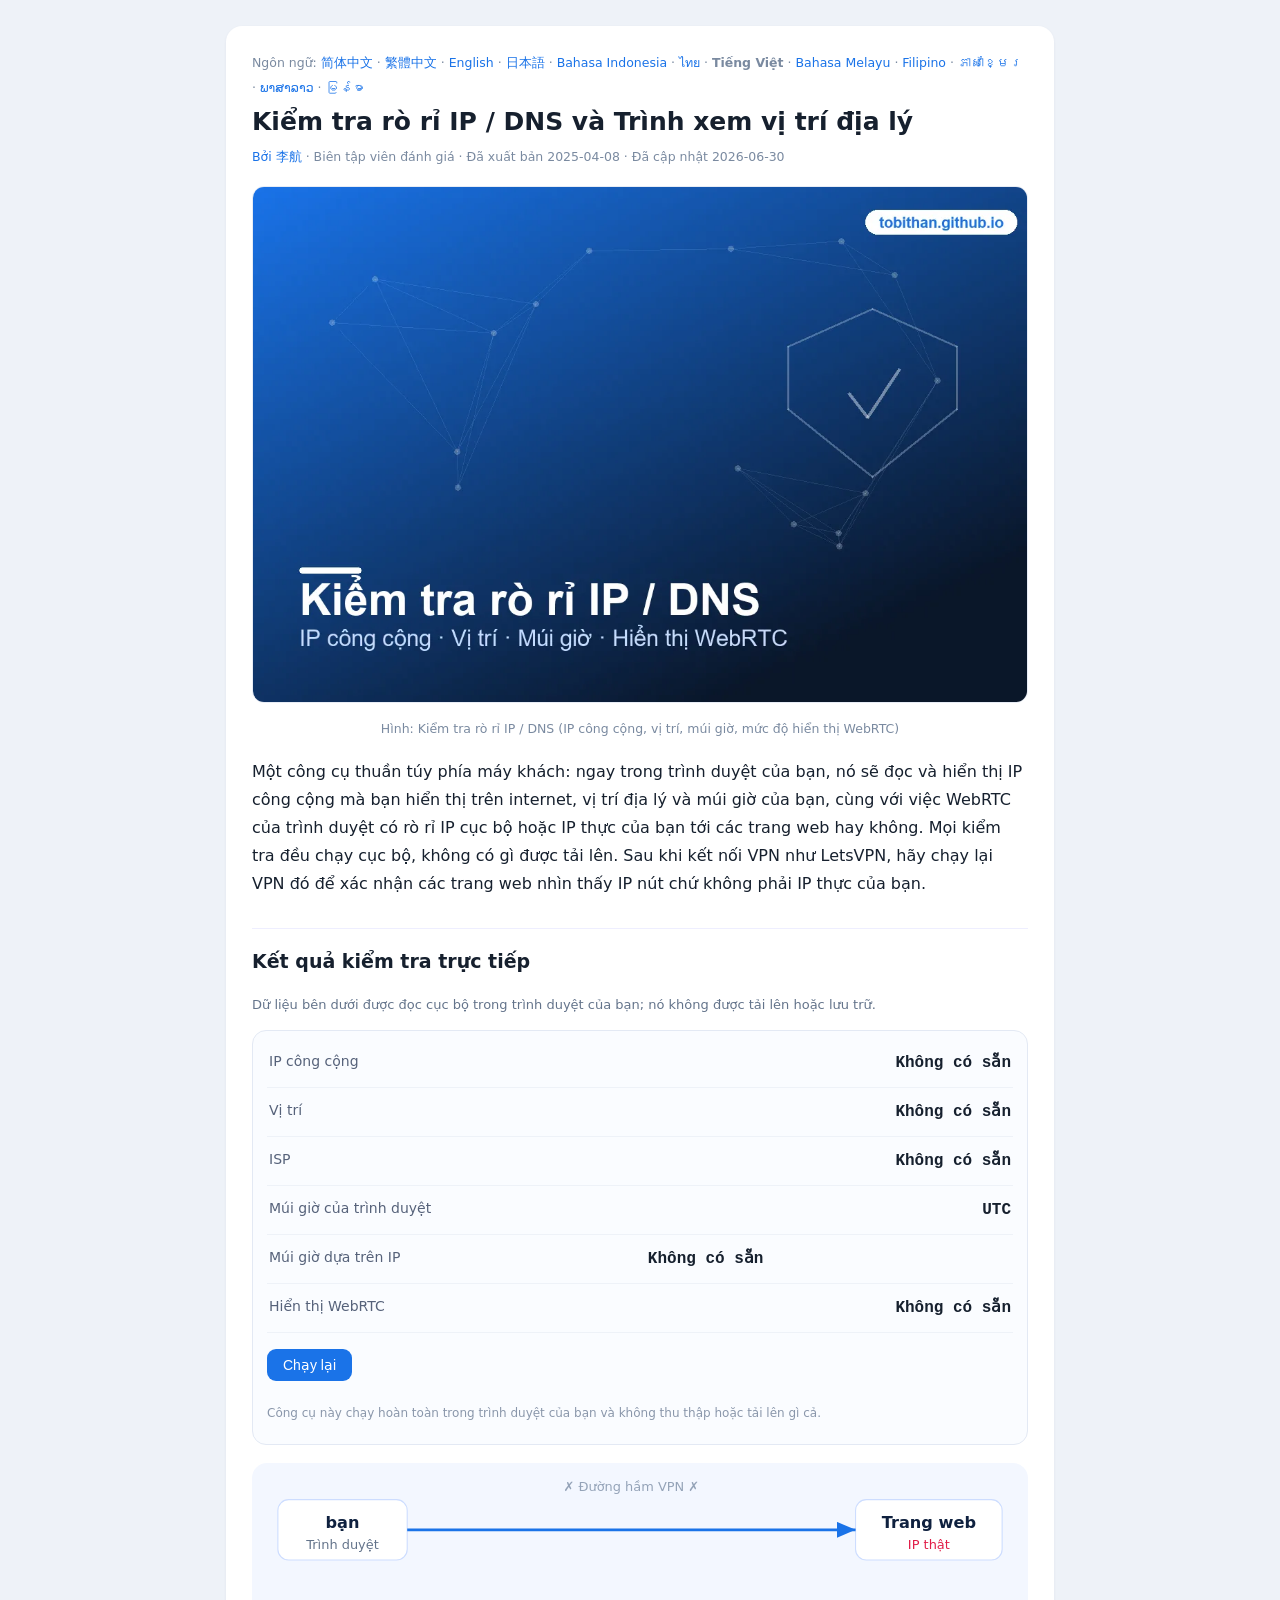
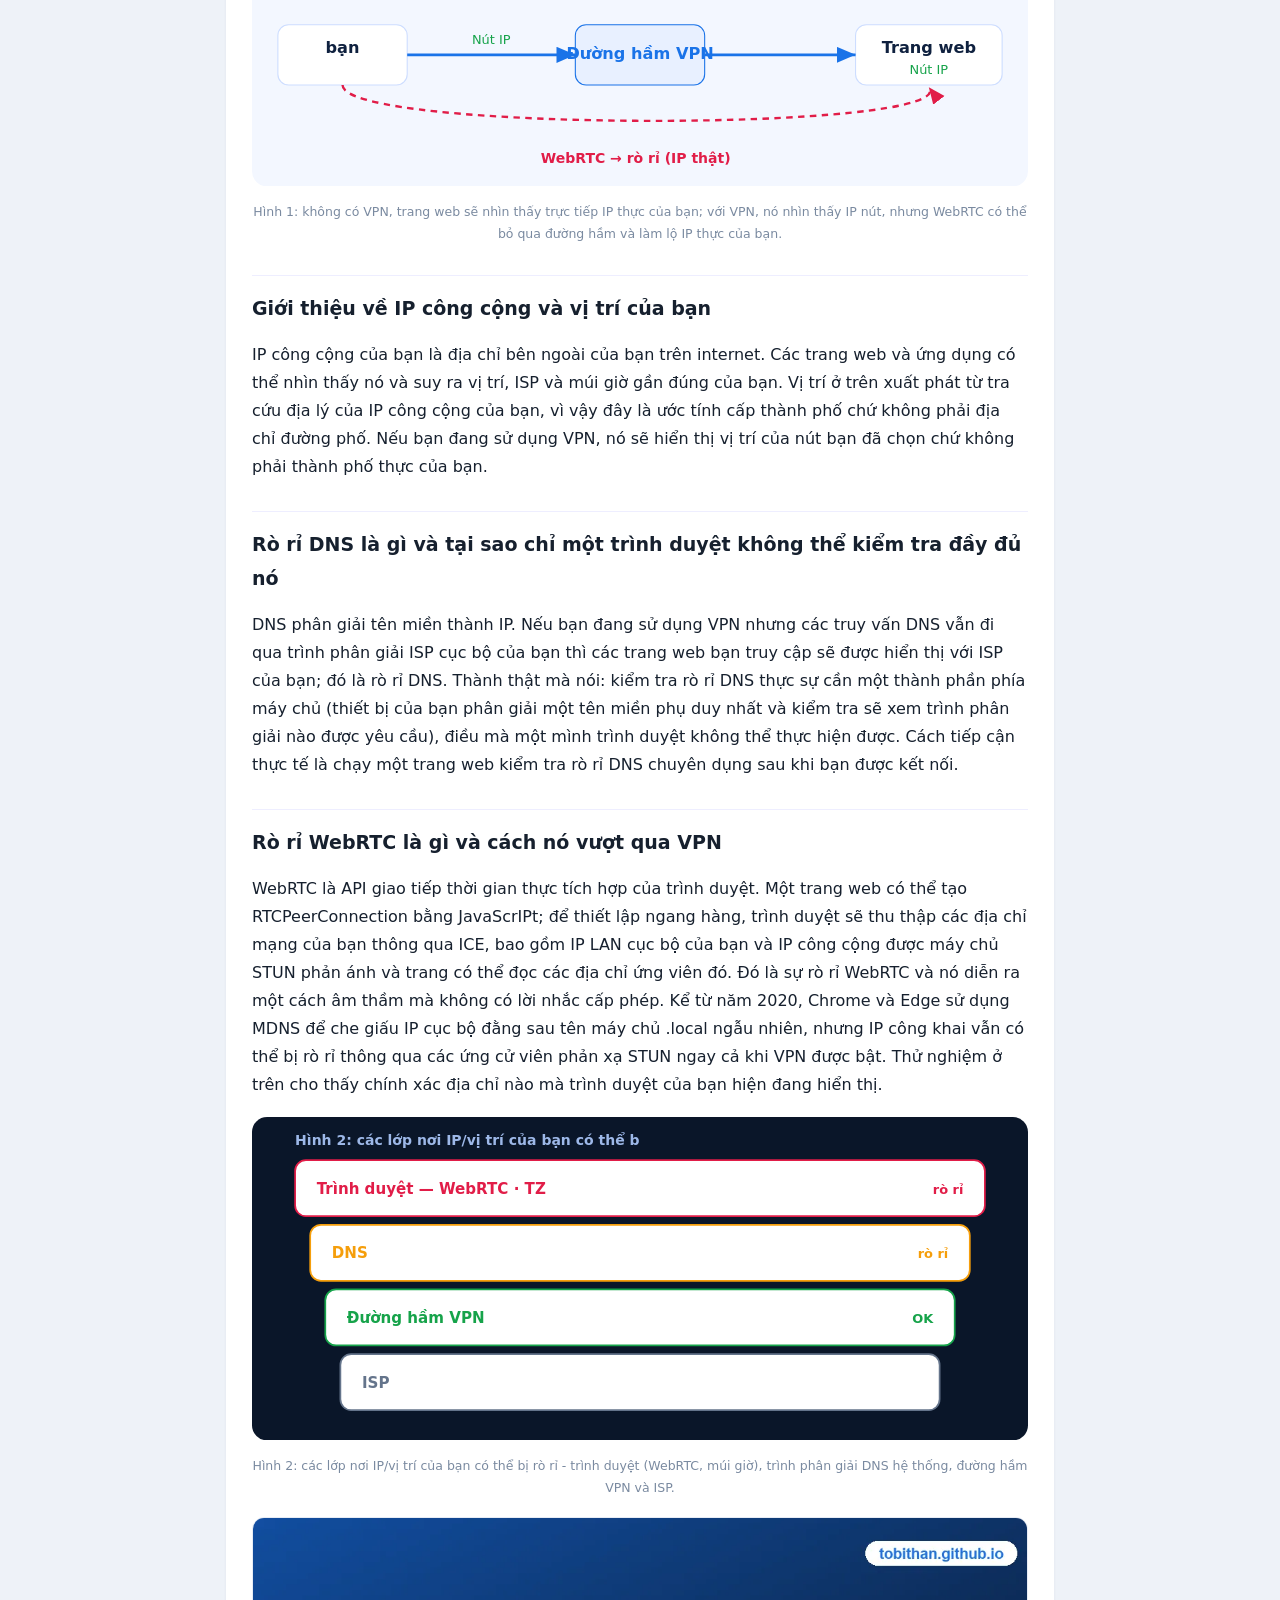
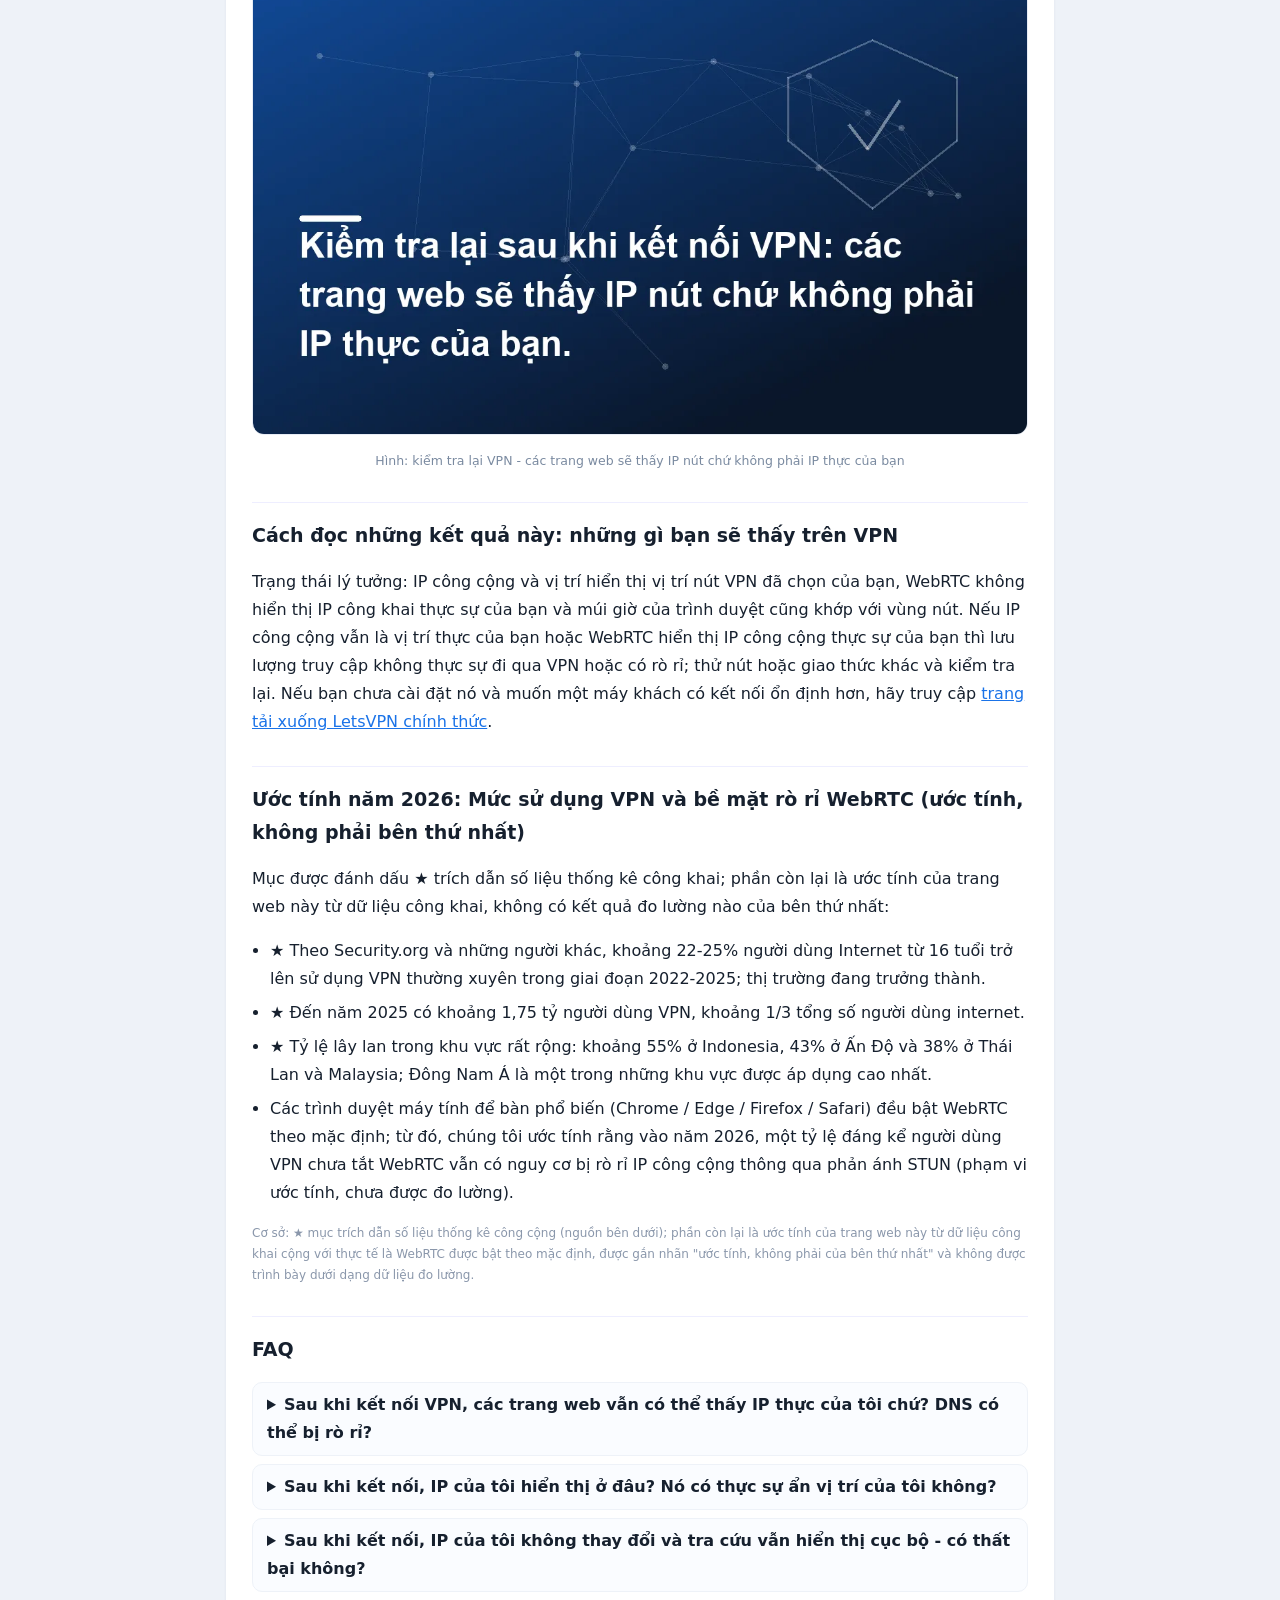
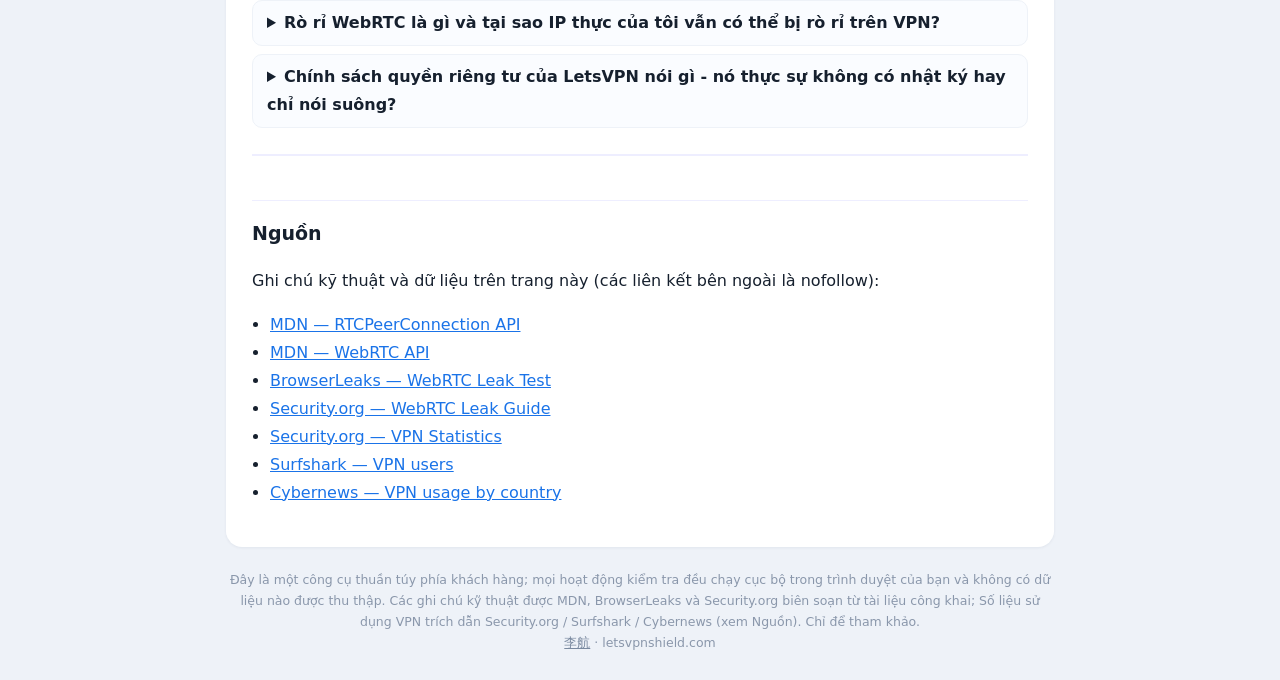
<file: vi/index.html>
<!DOCTYPE html><html lang="vi"><head><meta charset="utf-8">
<meta name="viewport" content="width=device-width,initial-scale=1">
<title>Kiểm tra rò rỉ IP / DNS - Kiểm tra mức độ hiển thị IP công cộng, vị trí, múi giờ và WebRTC của bạn</title>
<meta name="description" content="Kiểm tra rò rỉ IP/DNS trực tuyến miễn phí: xem ngay IP công cộng, vị trí địa lý và múi giờ hiện tại của bạn, đồng thời phát hiện xem WebRTC của trình duyệt có làm lộ IP cục bộ hoặc IP thực của bạn hay không. Chạy hoàn toàn trong trình duyệt của bạn, không có gì được tải lên. Sau khi kết nối VPN, hãy sử dụng nó để xác minh IP thực của bạn bị ẩn.">
<meta name="author" content="李航">
<meta name="robots" content="index,follow,max-image-preview:large,max-snippet:-1,max-video-preview:-1">
<link rel="canonical" href="https://tobithan.github.io/vi/">
<meta property="og:type" content="website"><meta property="og:title" content="Kiểm tra rò rỉ IP / DNS - Kiểm tra mức độ hiển thị IP công cộng, vị trí, múi giờ và WebRTC của bạn">
<meta property="og:description" content="Kiểm tra rò rỉ IP/DNS trực tuyến miễn phí: xem ngay IP công cộng, vị trí địa lý và múi giờ hiện tại của bạn, đồng thời phát hiện xem WebRTC của trình duyệt có làm lộ IP cục bộ hoặc IP thực của bạn hay không. Chạy hoàn toàn trong trình duyệt của bạn, không có gì được tải lên. Sau khi kết nối VPN, hãy sử dụng nó để xác minh IP thực của bạn bị ẩn."><meta property="og:locale" content="vi_VN">
<meta property="og:url" content="https://tobithan.github.io/vi/"><meta property="og:image" content="https://tobithan.github.io/img/cover_vi.png">
<meta property="og:image:width" content="1120"><meta property="og:image:height" content="746">
<link rel="alternate" hreflang="zh-Hans" href="https://tobithan.github.io/">
<link rel="alternate" hreflang="zh-Hant" href="https://tobithan.github.io/zh-tw/">
<link rel="alternate" hreflang="en" href="https://tobithan.github.io/en/">
<link rel="alternate" hreflang="ja" href="https://tobithan.github.io/ja/">
<link rel="alternate" hreflang="id" href="https://tobithan.github.io/id/">
<link rel="alternate" hreflang="th" href="https://tobithan.github.io/th/">
<link rel="alternate" hreflang="vi" href="https://tobithan.github.io/vi/">
<link rel="alternate" hreflang="ms" href="https://tobithan.github.io/ms/">
<link rel="alternate" hreflang="fil" href="https://tobithan.github.io/fil/">
<link rel="alternate" hreflang="km" href="https://tobithan.github.io/km/">
<link rel="alternate" hreflang="lo" href="https://tobithan.github.io/lo/">
<link rel="alternate" hreflang="my" href="https://tobithan.github.io/my/">
<link rel="alternate" hreflang="x-default" href="https://tobithan.github.io/">
<script type="application/ld+json">
{
 "@context": "https://schema.org",
 "@graph": [
  {
   "@type": "WebApplication",
   "name": "Kiểm tra rò rỉ IP / DNS và Trình xem vị trí địa lý",
   "url": "https://tobithan.github.io/vi/",
   "applicationCategory": "SecurityApplication",
   "operatingSystem": "Web browser",
   "browserRequirements": "Requires JavaScript",
   "inLanguage": "vi",
   "description": "Kiểm tra rò rỉ IP/DNS trực tuyến miễn phí: xem ngay IP công cộng, vị trí địa lý và múi giờ hiện tại của bạn, đồng thời phát hiện xem WebRTC của trình duyệt có làm lộ IP cục bộ hoặc IP thực của bạn hay không. Chạy hoàn toàn trong trình duyệt của bạn, không có gì được tải lên. Sau khi kết nối VPN, hãy sử dụng nó để xác minh IP thực của bạn bị ẩn.",
   "isAccessibleForFree": true,
   "offers": {
    "@type": "Offer",
    "price": "0",
    "priceCurrency": "USD"
   },
   "author": {
    "@type": "Person",
    "name": "李航",
    "jobTitle": "Biên tập viên đánh giá",
    "url": "https://tobithan.github.io/about-editor/"
   }
  },
  {
   "@type": "FAQPage",
   "inLanguage": "vi",
   "url": "https://tobithan.github.io/vi/",
   "mainEntity": [
    {
     "@type": "Question",
     "name": "Sau khi kết nối VPN, các trang web vẫn có thể thấy IP thực của tôi chứ? DNS có thể bị rò rỉ?",
     "acceptedAnswer": {
      "@type": "Answer",
      "text": "Thông thường, khi VPN được kết nối, các trang web sẽ thấy IP nút chứ không phải IP thực của bạn. Nhưng thành thật mà nói: một đánh giá độc lập đã đánh dấu nguy cơ rò rỉ DNS trên LetsVPN và IP không phải lúc nào cũng thay đổi sau khi chuyển đổi máy chủ - đó là một đánh giá cộng đồng đơn lẻ, cũ hơn, không được nhà cung cấp hoặc nguồn thứ hai xác nhận. Nếu quyền riêng tư quan trọng đối với bạn, động thái thực tế là chạy thử nghiệm rò rỉ IP/DNS như thế này sau khi kết nối và xác nhận IP và DNS thực của bạn không bị lộ; nếu có, hãy chuyển nút hoặc giao thức và xác minh lại."
     }
    },
    {
     "@type": "Question",
     "name": "Sau khi kết nối, IP của tôi hiển thị ở đâu? Nó có thực sự ẩn vị trí của tôi không?",
     "acceptedAnswer": {
      "@type": "Answer",
      "text": "Sau khi được kết nối, IP bên ngoài của bạn là vị trí nút bạn đã chọn - chọn nút Hồng Kông và bạn hiển thị vị trí Hồng Kông; đó là cách VPN ẩn vị trí thực của bạn. Bạn có thể chuyển đổi các nút vùng trong máy khách để thay đổi IP bên ngoài của mình. Lưu ý rằng một đánh giá độc lập đã báo cáo rằng IP không phải lúc nào cũng thay đổi sau khi chuyển đổi máy chủ và nhận thấy nguy cơ rò rỉ DNS (đánh giá đơn lẻ, cũ hơn, không xác nhận nhiều nguồn), vì vậy sau khi kết nối, bạn nên xác minh bằng kiểm tra IP rằng vị trí của bạn đã thực sự thay đổi."
     }
    },
    {
     "@type": "Question",
     "name": "Sau khi kết nối, IP của tôi không thay đổi và tra cứu vẫn hiển thị cục bộ - có thất bại không?",
     "acceptedAnswer": {
      "@type": "Answer",
      "text": "Có, IP không thay đổi thường có nghĩa là lưu lượng truy cập không thực sự đi qua VPN. Cộng đồng đã báo cáo rằng IP của LetsVPN không phải lúc nào cũng thay đổi sau khi chuyển đổi máy chủ, trường hợp này chính xác là như vậy. Cách khắc phục: kết nối lại với nút vùng khác, sau đó thử giao thức khác; xóa bộ nhớ cache và đăng nhập lại, cập nhật lên phiên bản mới nhất hoặc cài đặt lại; đảm bảo không có VPN/proxy nào khác đang chiếm lưu lượng. Sau khi kết nối lại, hãy kiểm tra lại IP của bạn tại đây - nó chỉ được tính là thành công khi nó hiển thị quốc gia bạn đã chọn. Trên Android, hãy đảm bảo rằng hệ thống không tắt nó ở chế độ nền."
     }
    },
    {
     "@type": "Question",
     "name": "Rò rỉ WebRTC là gì và tại sao IP thực của tôi vẫn có thể bị rò rỉ trên VPN?",
     "acceptedAnswer": {
      "@type": "Answer",
      "text": "WebRTC là API ngang hàng tích hợp của trình duyệt. Chỉ với một vài dòng JavaScrIPt, một trang có thể tạo RTCPeerConnection và sau đó trình duyệt sẽ thu thập địa chỉ mạng qua ICE; IP công cộng được máy chủ STUN phản ánh có thể là IP thực của bạn - ngay cả trên VPN - và trang này sẽ đọc nó một cách im lặng mà không có lời nhắc cấp phép. Kể từ năm 2020, Chrome/Edge che giấu IP cục bộ thông qua MDNS, nhưng IP công cộng vẫn có thể bị rò rỉ. Sử dụng thử nghiệm WebRTC ở trên để xem địa chỉ nào trình duyệt của bạn hiện hiển thị."
     }
    },
    {
     "@type": "Question",
     "name": "Chính sách quyền riêng tư của LetsVPN nói gì - nó thực sự không có nhật ký hay chỉ nói suông?",
     "acceptedAnswer": {
      "@type": "Answer",
      "text": "Thành thật mà nói, tài liệu công khai có sẵn không có văn bản chính sách quyền riêng tư của LetsVPN hoặc nội dung không có nhật ký có thể kiểm chứng, vì vậy không thể xác nhận được; cần văn bản chính sách chính thức và kiểm toán của bên thứ ba. Đối với bối cảnh, một đánh giá độc lập đã nêu lên mối lo ngại về rò rỉ DNS (đơn, cũ hơn, không được xác nhận từ nhiều nguồn), điều này mâu thuẫn với việc cấm ghi nhật ký nghiêm ngặt. Cách gọi thực tế: coi nó như một công cụ chuyển đổi vùng/sử dụng chung, sử dụng dịch vụ đã được kiểm tra cho các tác vụ có độ nhạy cảm cao và tự mình chạy kiểm tra rò rỉ sau khi kết nối thay vì tin tưởng vào các tuyên bố tiếp thị."
     }
    }
   ]
  }
 ]
}
</script>
<link rel="stylesheet" href="/style.css"></head>
<body><div class="wrap"><main>
<nav class="lvlang">Ngôn ngữ: <a href="/">简体中文</a> · <a href="/zh-tw/">繁體中文</a> · <a href="/en/">English</a> · <a href="/ja/">日本語</a> · <a href="/id/">Bahasa Indonesia</a> · <a href="/th/">ไทย</a> · <strong>Tiếng Việt</strong> · <a href="/ms/">Bahasa Melayu</a> · <a href="/fil/">Filipino</a> · <a href="/km/">ភាសាខ្មែរ</a> · <a href="/lo/">ພາສາລາວ</a> · <a href="/my/">မြန်မာ</a></nav>
<h1>Kiểm tra rò rỉ IP / DNS và Trình xem vị trí địa lý</h1>
<p class="lvby"><a rel="author" href="/about-editor/">Bởi 李航</a> · Biên tập viên đánh giá · Đã xuất bản 2025-04-08 · Đã cập nhật 2026-06-30</p>
<figure class="lvpng"><picture><source type="image/webp" srcset="/img/cover_vi.webp"><img src="/img/cover_vi.png" alt="Kiểm tra rò rỉ IP/DNS và minh họa trình xem định vị địa lý" fetchpriority="high" width="1120" height="746" style="width:100%;height:auto;border-radius:12px;border:1px solid #e7ecf5"></picture><figcaption>Hình: Kiểm tra rò rỉ IP / DNS (IP công cộng, vị trí, múi giờ, mức độ hiển thị WebRTC)</figcaption></figure>
<p class="lvlead">Một công cụ thuần túy phía máy khách: ngay trong trình duyệt của bạn, nó sẽ đọc và hiển thị IP công cộng mà bạn hiển thị trên internet, vị trí địa lý và múi giờ của bạn, cùng với việc WebRTC của trình duyệt có rò rỉ IP cục bộ hoặc IP thực của bạn tới các trang web hay không. Mọi kiểm tra đều chạy cục bộ, không có gì được tải lên. Sau khi kết nối VPN như LetsVPN, hãy chạy lại VPN đó để xác nhận các trang web nhìn thấy IP nút chứ không phải IP thực của bạn.</p>
<h2>Kết quả kiểm tra trực tiếp</h2>
<p class="lvtoolnote">Dữ liệu bên dưới được đọc cục bộ trong trình duyệt của bạn; nó không được tải lên hoặc lưu trữ.</p>
<div class="lvtool" id="lvtool">
<div class="lvrow"><span class="lvk">IP công cộng</span><span class="lvval" id="lv-ip">Đang kiểm tra...</span></div><div class="lvrow"><span class="lvk">Vị trí</span><span class="lvval" id="lv-geo">Đang kiểm tra...</span></div><div class="lvrow"><span class="lvk">ISP</span><span class="lvval" id="lv-isp">Đang kiểm tra...</span></div><div class="lvrow"><span class="lvk">Múi giờ của trình duyệt</span><span class="lvval" id="lv-tzb">Đang kiểm tra...</span></div><div class="lvrow"><span class="lvk">Múi giờ dựa trên IP</span><span class="lvval" id="lv-tzi">Đang kiểm tra...</span> <small id="lv-tzhint" class="lvhint"></small></div><div class="lvrow"><span class="lvk">Hiển thị WebRTC</span><span class="lvval" id="lv-webrtc-verdict">Đang kiểm tra...</span></div>
<div class="lvwebrtc" id="lv-webrtc"></div>
<button id="lv-rerun" type="button">Chạy lại</button>
<p class="lvnote">Công cụ này chạy hoàn toàn trong trình duyệt của bạn và không thu thập hoặc tải lên gì cả.</p>
</div>
<figure class="lvsvg"><svg viewBox="0 0 720 300" xmlns="http://www.w3.org/2000/svg" role="img" aria-label="Hình 1: không có VPN, trang web sẽ nhìn thấy trực tiếp IP thực của bạn; với VPN, nó nhìn thấy IP nút, nhưng WebRTC có thể bỏ qua đường hầm và làm lộ IP thực của bạn." style="width:100%;height:auto"><rect width="720" height="300" rx="14" fill="#f3f7ff"/><rect x="24" y="34" width="120" height="56" rx="10" fill="#fff" stroke="#cdddff"/><text x="84" y="60" text-anchor="middle" font-family="system-ui,Segoe UI,Arial,sans-serif" font-size="15" font-weight="700" fill="#0f213f">bạn</text><text x="84" y="80" text-anchor="middle" font-family="system-ui,Segoe UI,Arial,sans-serif" font-size="12" fill="#64748b">Trình duyệt</text><rect x="560" y="34" width="136" height="56" rx="10" fill="#fff" stroke="#cdddff"/><text x="628" y="60" text-anchor="middle" font-family="system-ui,Segoe UI,Arial,sans-serif" font-size="15" font-weight="700" fill="#0f213f">Trang web</text><text x="628" y="80" text-anchor="middle" font-family="system-ui,Segoe UI,Arial,sans-serif" font-size="12" fill="#e11d48">IP thật</text><line x1="144" y1="62" x2="560" y2="62" stroke="#1a73e8" stroke-width="2.5" marker-end="url(#ar)"/><text x="352" y="26" text-anchor="middle" font-family="system-ui,Segoe UI,Arial,sans-serif" font-size="12" fill="#94a3b8">✗ Đường hầm VPN ✗</text><rect x="24" y="150" width="120" height="56" rx="10" fill="#fff" stroke="#cdddff"/><text x="84" y="176" text-anchor="middle" font-family="system-ui,Segoe UI,Arial,sans-serif" font-size="15" font-weight="700" fill="#0f213f">bạn</text><rect x="300" y="150" width="120" height="56" rx="10" fill="#e8f0ff" stroke="#1a73e8"/><text x="360" y="182" text-anchor="middle" font-family="system-ui,Segoe UI,Arial,sans-serif" font-size="15" font-weight="700" fill="#1a73e8">Đường hầm VPN</text><rect x="560" y="150" width="136" height="56" rx="10" fill="#fff" stroke="#cdddff"/><text x="628" y="176" text-anchor="middle" font-family="system-ui,Segoe UI,Arial,sans-serif" font-size="15" font-weight="700" fill="#0f213f">Trang web</text><text x="628" y="196" text-anchor="middle" font-family="system-ui,Segoe UI,Arial,sans-serif" font-size="12" fill="#16a34a">Nút IP</text><line x1="144" y1="178" x2="300" y2="178" stroke="#1a73e8" stroke-width="2.5" marker-end="url(#ar)"/><line x1="420" y1="178" x2="560" y2="178" stroke="#1a73e8" stroke-width="2.5" marker-end="url(#ar)"/><text x="222" y="168" text-anchor="middle" font-family="system-ui,Segoe UI,Arial,sans-serif" font-size="12" fill="#16a34a">Nút IP</text><path d="M84 206 C84 250 660 250 628 208" fill="none" stroke="#e11d48" stroke-width="2.2" stroke-dasharray="6 5" marker-end="url(#arr)"/><text x="356" y="278" text-anchor="middle" font-family="system-ui,Segoe UI,Arial,sans-serif" font-size="13" font-weight="700" fill="#e11d48">WebRTC → rò rỉ (IP thật)</text><defs><marker id="ar" markerWidth="9" markerHeight="9" refX="7" refY="3" orient="auto"><path d="M0,0 L7,3 L0,6 Z" fill="#1a73e8"/></marker><marker id="arr" markerWidth="9" markerHeight="9" refX="7" refY="3" orient="auto"><path d="M0,0 L7,3 L0,6 Z" fill="#e11d48"/></marker></defs></svg><figcaption>Hình 1: không có VPN, trang web sẽ nhìn thấy trực tiếp IP thực của bạn; với VPN, nó nhìn thấy IP nút, nhưng WebRTC có thể bỏ qua đường hầm và làm lộ IP thực của bạn.</figcaption></figure>
<h2>Giới thiệu về IP công cộng và vị trí của bạn</h2>
<p>IP công cộng của bạn là địa chỉ bên ngoài của bạn trên internet. Các trang web và ứng dụng có thể nhìn thấy nó và suy ra vị trí, ISP và múi giờ gần đúng của bạn. Vị trí ở trên xuất phát từ tra cứu địa lý của IP công cộng của bạn, vì vậy đây là ước tính cấp thành phố chứ không phải địa chỉ đường phố. Nếu bạn đang sử dụng VPN, nó sẽ hiển thị vị trí của nút bạn đã chọn chứ không phải thành phố thực của bạn.</p>
<h2>Rò rỉ DNS là gì và tại sao chỉ một trình duyệt không thể kiểm tra đầy đủ nó</h2>
<p>DNS phân giải tên miền thành IP. Nếu bạn đang sử dụng VPN nhưng các truy vấn DNS vẫn đi qua trình phân giải ISP cục bộ của bạn thì các trang web bạn truy cập sẽ được hiển thị với ISP của bạn; đó là rò rỉ DNS. Thành thật mà nói: kiểm tra rò rỉ DNS thực sự cần một thành phần phía máy chủ (thiết bị của bạn phân giải một tên miền phụ duy nhất và kiểm tra sẽ xem trình phân giải nào được yêu cầu), điều mà một mình trình duyệt không thể thực hiện được. Cách tiếp cận thực tế là chạy một trang web kiểm tra rò rỉ DNS chuyên dụng sau khi bạn được kết nối.</p>
<h2>Rò rỉ WebRTC là gì và cách nó vượt qua VPN</h2>
<p>WebRTC là API giao tiếp thời gian thực tích hợp của trình duyệt. Một trang web có thể tạo RTCPeerConnection bằng JavaScrIPt; để thiết lập ngang hàng, trình duyệt sẽ thu thập các địa chỉ mạng của bạn thông qua ICE, bao gồm IP LAN cục bộ của bạn và IP công cộng được máy chủ STUN phản ánh và trang có thể đọc các địa chỉ ứng viên đó. Đó là sự rò rỉ WebRTC và nó diễn ra một cách âm thầm mà không có lời nhắc cấp phép. Kể từ năm 2020, Chrome và Edge sử dụng MDNS để che giấu IP cục bộ đằng sau tên máy chủ .local ngẫu nhiên, nhưng IP công khai vẫn có thể bị rò rỉ thông qua các ứng cử viên phản xạ STUN ngay cả khi VPN được bật. Thử nghiệm ở trên cho thấy chính xác địa chỉ nào mà trình duyệt của bạn hiện đang hiển thị.</p>
<figure class="lvsvg"><svg viewBox="0 0 720 300" xmlns="http://www.w3.org/2000/svg" role="img" aria-label="Hình 2: các lớp nơi IP/vị trí của bạn có thể bị rò rỉ - trình duyệt (WebRTC, múi giờ), trình phân giải DNS hệ thống, đường hầm VPN và ISP." style="width:100%;height:auto"><rect width="720" height="300" rx="14" fill="#0a1629"/><text x="40" y="26" font-family="system-ui,Segoe UI,Arial,sans-serif" font-size="13" font-weight="700" fill="#9db8e8">Hình 2: các lớp nơi IP/vị trí của bạn có thể b</text><rect x="40" y="40" width="640" height="52" rx="10" fill="#fff" stroke="#e11d48" stroke-width="1.6"/><text x="60" y="71" text-anchor="start" font-family="system-ui,Segoe UI,Arial,sans-serif" font-size="14" font-weight="700" fill="#e11d48">Trình duyệt — WebRTC · TZ</text><text x="660" y="71" text-anchor="end" font-family="system-ui,Segoe UI,Arial,sans-serif" font-size="12" font-weight="700" fill="#e11d48">rò rỉ</text><rect x="54" y="100" width="612" height="52" rx="10" fill="#fff" stroke="#f59e0b" stroke-width="1.6"/><text x="74" y="131" text-anchor="start" font-family="system-ui,Segoe UI,Arial,sans-serif" font-size="14" font-weight="700" fill="#f59e0b">DNS</text><text x="646" y="131" text-anchor="end" font-family="system-ui,Segoe UI,Arial,sans-serif" font-size="12" font-weight="700" fill="#f59e0b">rò rỉ</text><rect x="68" y="160" width="584" height="52" rx="10" fill="#fff" stroke="#16a34a" stroke-width="1.6"/><text x="88" y="191" text-anchor="start" font-family="system-ui,Segoe UI,Arial,sans-serif" font-size="14" font-weight="700" fill="#16a34a">Đường hầm VPN</text><text x="632" y="191" text-anchor="end" font-family="system-ui,Segoe UI,Arial,sans-serif" font-size="12" font-weight="700" fill="#16a34a">OK</text><rect x="82" y="220" width="556" height="52" rx="10" fill="#fff" stroke="#64748b" stroke-width="1.6"/><text x="102" y="251" text-anchor="start" font-family="system-ui,Segoe UI,Arial,sans-serif" font-size="14" font-weight="700" fill="#64748b">ISP</text></svg><figcaption>Hình 2: các lớp nơi IP/vị trí của bạn có thể bị rò rỉ - trình duyệt (WebRTC, múi giờ), trình phân giải DNS hệ thống, đường hầm VPN và ISP.</figcaption></figure>
<figure class="lvpng"><picture><source type="image/webp" srcset="/img/board_vi.webp"><img src="/img/board_vi.png" alt="Minh họa xác minh lại bằng cách kiểm tra IP xem IP thật có bị ẩn trên VPN không" loading="lazy" width="1120" height="746" style="width:100%;height:auto;border-radius:12px;border:1px solid #e7ecf5"></picture><figcaption>Hình: kiểm tra lại VPN - các trang web sẽ thấy IP nút chứ không phải IP thực của bạn</figcaption></figure>
<h2>Cách đọc những kết quả này: những gì bạn sẽ thấy trên VPN</h2>
<p>Trạng thái lý tưởng: IP công cộng và vị trí hiển thị vị trí nút VPN đã chọn của bạn, WebRTC không hiển thị IP công khai thực sự của bạn và múi giờ của trình duyệt cũng khớp với vùng nút. Nếu IP công cộng vẫn là vị trí thực của bạn hoặc WebRTC hiển thị IP công cộng thực sự của bạn thì lưu lượng truy cập không thực sự đi qua VPN hoặc có rò rỉ; thử nút hoặc giao thức khác và kiểm tra lại. Nếu bạn chưa cài đặt nó và muốn một máy khách có kết nối ổn định hơn, hãy truy cập <a href="https://letsvpnshield.com/download/">trang tải xuống LetsVPN chính thức</a>.</p>
<section id="lv-data2026" class="lvdata"><h2>Ước tính năm 2026: Mức sử dụng VPN và bề mặt rò rỉ WebRTC (ước tính, không phải bên thứ nhất)</h2>
<p>Mục được đánh dấu ★ trích dẫn số liệu thống kê công khai; phần còn lại là ước tính của trang web này từ dữ liệu công khai, không có kết quả đo lường nào của bên thứ nhất:</p>
<ul><li>★ Theo Security.org và những người khác, khoảng 22-25% người dùng Internet từ 16 tuổi trở lên sử dụng VPN thường xuyên trong giai đoạn 2022-2025; thị trường đang trưởng thành.</li><li>★ Đến năm 2025 có khoảng 1,75 tỷ người dùng VPN, khoảng 1/3 tổng số người dùng internet.</li><li>★ Tỷ lệ lây lan trong khu vực rất rộng: khoảng 55% ở Indonesia, 43% ở Ấn Độ và 38% ở Thái Lan và Malaysia; Đông Nam Á là một trong những khu vực được áp dụng cao nhất.</li><li>Các trình duyệt máy tính để bàn phổ biến (Chrome / Edge / Firefox / Safari) đều bật WebRTC theo mặc định; từ đó, chúng tôi ước tính rằng vào năm 2026, một tỷ lệ đáng kể người dùng VPN chưa tắt WebRTC vẫn có nguy cơ bị rò rỉ IP công cộng thông qua phản ánh STUN (phạm vi ước tính, chưa được đo lường).</li></ul>
<p class="lvnote">Cơ sở: ★ mục trích dẫn số liệu thống kê công cộng (nguồn bên dưới); phần còn lại là ước tính của trang web này từ dữ liệu công khai cộng với thực tế là WebRTC được bật theo mặc định, được gắn nhãn "ước tính, không phải của bên thứ nhất" và không được trình bày dưới dạng dữ liệu đo lường.</p></section>
<h2>FAQ</h2>
<div class="lvfaqs"><details class="lvfaq"><summary>Sau khi kết nối VPN, các trang web vẫn có thể thấy IP thực của tôi chứ? DNS có thể bị rò rỉ?</summary><p>Thông thường, khi VPN được kết nối, các trang web sẽ thấy IP nút chứ không phải IP thực của bạn. Nhưng thành thật mà nói: một đánh giá độc lập đã đánh dấu nguy cơ rò rỉ DNS trên LetsVPN và IP không phải lúc nào cũng thay đổi sau khi chuyển đổi máy chủ - đó là một đánh giá cộng đồng đơn lẻ, cũ hơn, không được nhà cung cấp hoặc nguồn thứ hai xác nhận. Nếu quyền riêng tư quan trọng đối với bạn, động thái thực tế là chạy thử nghiệm rò rỉ IP/DNS như thế này sau khi kết nối và xác nhận IP và DNS thực của bạn không bị lộ; nếu có, hãy chuyển nút hoặc giao thức và xác minh lại.</p></details>
<details class="lvfaq"><summary>Sau khi kết nối, IP của tôi hiển thị ở đâu? Nó có thực sự ẩn vị trí của tôi không?</summary><p>Sau khi được kết nối, IP bên ngoài của bạn là vị trí nút bạn đã chọn - chọn nút Hồng Kông và bạn hiển thị vị trí Hồng Kông; đó là cách VPN ẩn vị trí thực của bạn. Bạn có thể chuyển đổi các nút vùng trong máy khách để thay đổi IP bên ngoài của mình. Lưu ý rằng một đánh giá độc lập đã báo cáo rằng IP không phải lúc nào cũng thay đổi sau khi chuyển đổi máy chủ và nhận thấy nguy cơ rò rỉ DNS (đánh giá đơn lẻ, cũ hơn, không xác nhận nhiều nguồn), vì vậy sau khi kết nối, bạn nên xác minh bằng kiểm tra IP rằng vị trí của bạn đã thực sự thay đổi.</p></details>
<details class="lvfaq"><summary>Sau khi kết nối, IP của tôi không thay đổi và tra cứu vẫn hiển thị cục bộ - có thất bại không?</summary><p>Có, IP không thay đổi thường có nghĩa là lưu lượng truy cập không thực sự đi qua VPN. Cộng đồng đã báo cáo rằng IP của LetsVPN không phải lúc nào cũng thay đổi sau khi chuyển đổi máy chủ, trường hợp này chính xác là như vậy. Cách khắc phục: kết nối lại với nút vùng khác, sau đó thử giao thức khác; xóa bộ nhớ cache và đăng nhập lại, cập nhật lên phiên bản mới nhất hoặc cài đặt lại; đảm bảo không có VPN/proxy nào khác đang chiếm lưu lượng. Sau khi kết nối lại, hãy kiểm tra lại IP của bạn tại đây - nó chỉ được tính là thành công khi nó hiển thị quốc gia bạn đã chọn. Trên Android, hãy đảm bảo rằng hệ thống không tắt nó ở chế độ nền.</p></details>
<details class="lvfaq"><summary>Rò rỉ WebRTC là gì và tại sao IP thực của tôi vẫn có thể bị rò rỉ trên VPN?</summary><p>WebRTC là API ngang hàng tích hợp của trình duyệt. Chỉ với một vài dòng JavaScrIPt, một trang có thể tạo RTCPeerConnection và sau đó trình duyệt sẽ thu thập địa chỉ mạng qua ICE; IP công cộng được máy chủ STUN phản ánh có thể là IP thực của bạn - ngay cả trên VPN - và trang này sẽ đọc nó một cách im lặng mà không có lời nhắc cấp phép. Kể từ năm 2020, Chrome/Edge che giấu IP cục bộ thông qua MDNS, nhưng IP công cộng vẫn có thể bị rò rỉ. Sử dụng thử nghiệm WebRTC ở trên để xem địa chỉ nào trình duyệt của bạn hiện hiển thị.</p></details>
<details class="lvfaq"><summary>Chính sách quyền riêng tư của LetsVPN nói gì - nó thực sự không có nhật ký hay chỉ nói suông?</summary><p>Thành thật mà nói, tài liệu công khai có sẵn không có văn bản chính sách quyền riêng tư của LetsVPN hoặc nội dung không có nhật ký có thể kiểm chứng, vì vậy không thể xác nhận được; cần văn bản chính sách chính thức và kiểm toán của bên thứ ba. Đối với bối cảnh, một đánh giá độc lập đã nêu lên mối lo ngại về rò rỉ DNS (đơn, cũ hơn, không được xác nhận từ nhiều nguồn), điều này mâu thuẫn với việc cấm ghi nhật ký nghiêm ngặt. Cách gọi thực tế: coi nó như một công cụ chuyển đổi vùng/sử dụng chung, sử dụng dịch vụ đã được kiểm tra cho các tác vụ có độ nhạy cảm cao và tự mình chạy kiểm tra rò rỉ sau khi kết nối thay vì tin tưởng vào các tuyên bố tiếp thị.</p></details>
</div>
<div class="related"><h2>Nguồn</h2><p>Ghi chú kỹ thuật và dữ liệu trên trang này (các liên kết bên ngoài là nofollow):</p><ul><li><a href="https://developer.mozilla.org/en-US/docs/Web/API/RTCPeerConnection" rel="nofollow noopener" target="_blank">MDN — RTCPeerConnection API</a></li><li><a href="https://developer.mozilla.org/en-US/docs/Web/API/WebRTC_API" rel="nofollow noopener" target="_blank">MDN — WebRTC API</a></li><li><a href="https://browserleaks.com/webrtc" rel="nofollow noopener" target="_blank">BrowserLeaks — WebRTC Leak Test</a></li><li><a href="https://www.security.org/vpn/webrtc-leak/" rel="nofollow noopener" target="_blank">Security.org — WebRTC Leak Guide</a></li><li><a href="https://www.security.org/vpn/statistics/" rel="nofollow noopener" target="_blank">Security.org — VPN Statistics</a></li><li><a href="https://surfshark.com/blog/vpn-users" rel="nofollow noopener" target="_blank">Surfshark — VPN users</a></li><li><a href="https://cybernews.com/best-vpn/vpn-usage-by-country/" rel="nofollow noopener" target="_blank">Cybernews — VPN usage by country</a></li></ul></div>
</main>
<footer>Đây là một công cụ thuần túy phía khách hàng; mọi hoạt động kiểm tra đều chạy cục bộ trong trình duyệt của bạn và không có dữ liệu nào được thu thập. Các ghi chú kỹ thuật được MDN, BrowserLeaks và Security.org biên soạn từ tài liệu công khai; Số liệu sử dụng VPN trích dẫn Security.org / Surfshark / Cybernews (xem Nguồn). Chỉ để tham khảo.<br><a rel="author" href="/about-editor/">李航</a> · letsvpnshield.com</footer>
</div>
<script>window.LV_I18N={"checking": "Đang kiểm tra...", "na": "Không có sẵn", "none_detected": "Không tìm thấy", "leak_public": "IP công cộng được hiển thị qua WebRTC", "leak_local": "Chỉ IP cục bộ/LAN được hiển thị", "ok_safe": "Không tìm thấy rò rỉ IP công cộng WebRTC", "mismatch_tz": "Múi giờ của trình duyệt khác với múi giờ IP; điều này có thể tiết lộ khu vực thực sự của bạn", "rerun": "Chạy lại", "rtc_public": "công cộng", "rtc_local": "địa phương", "rtc_mdns": "MDNS-ẩn"};</script><script src="/tool.js"></script></body></html>
</file>
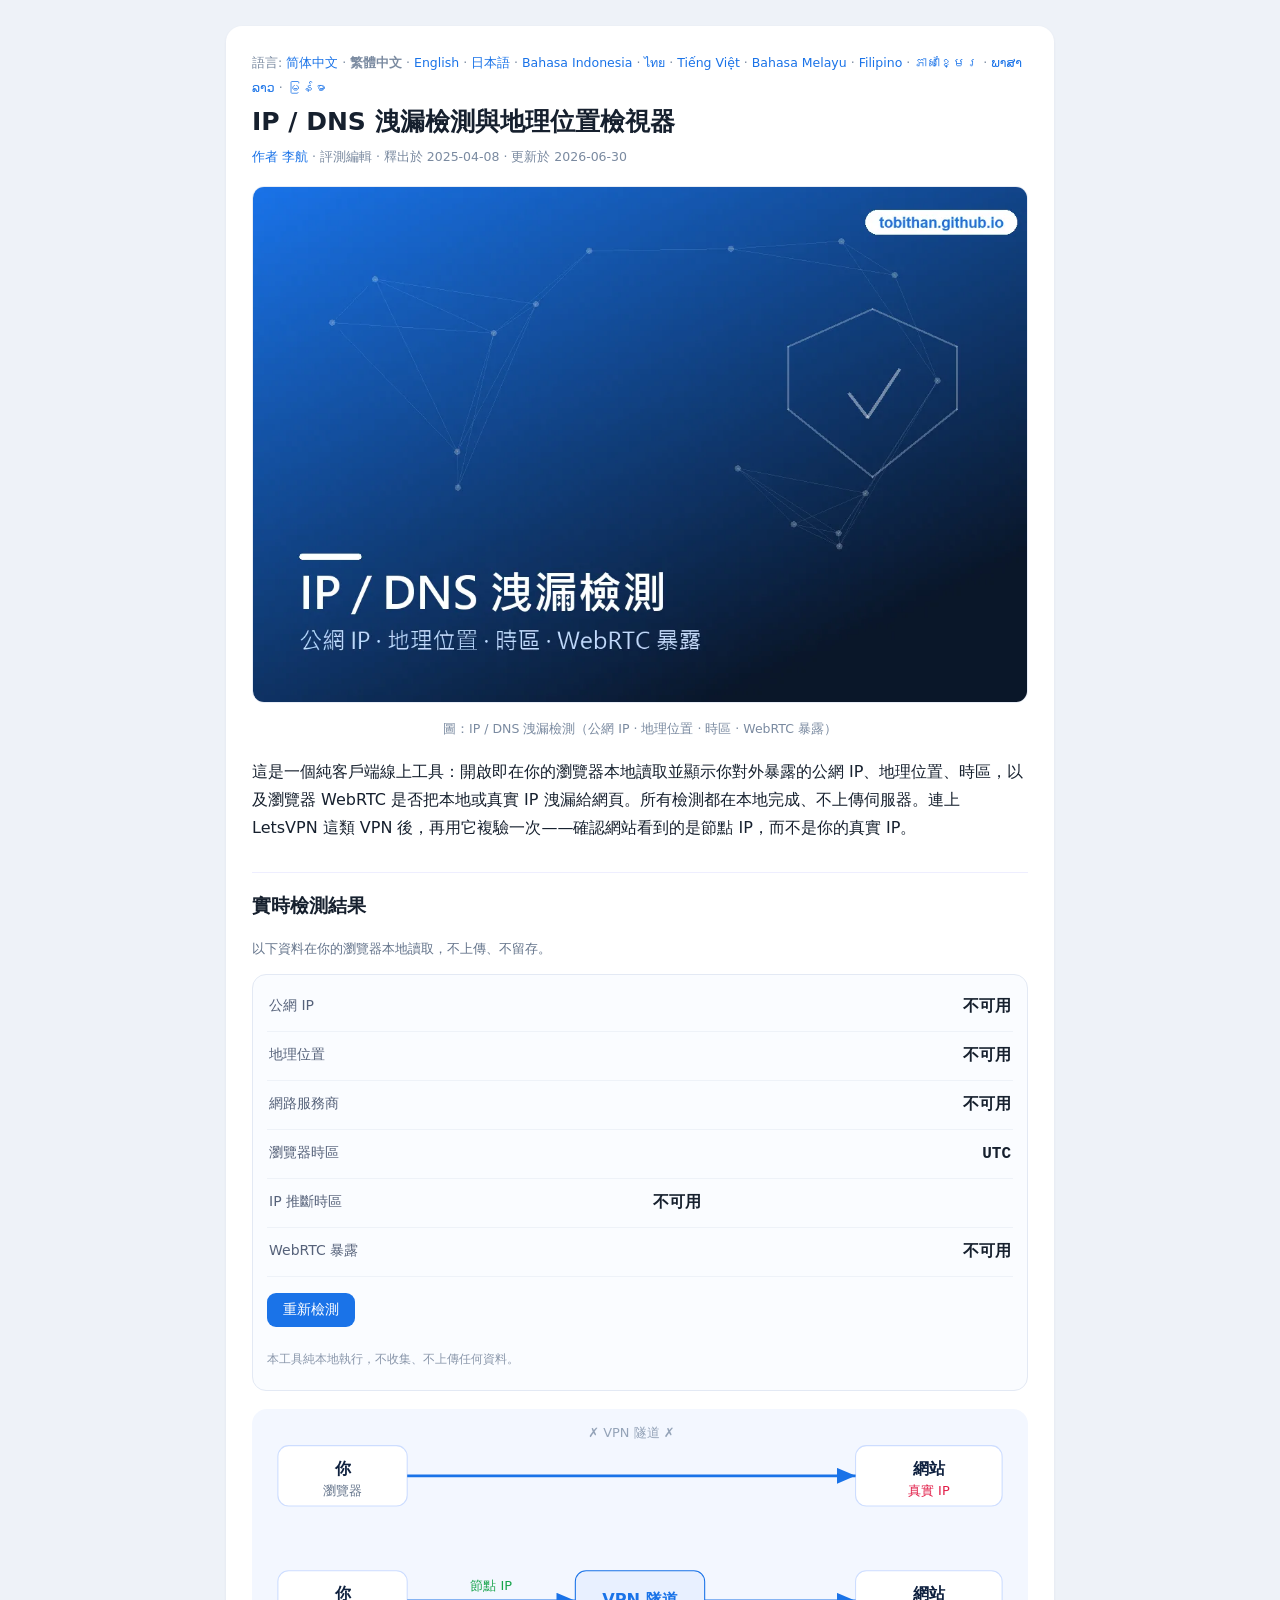
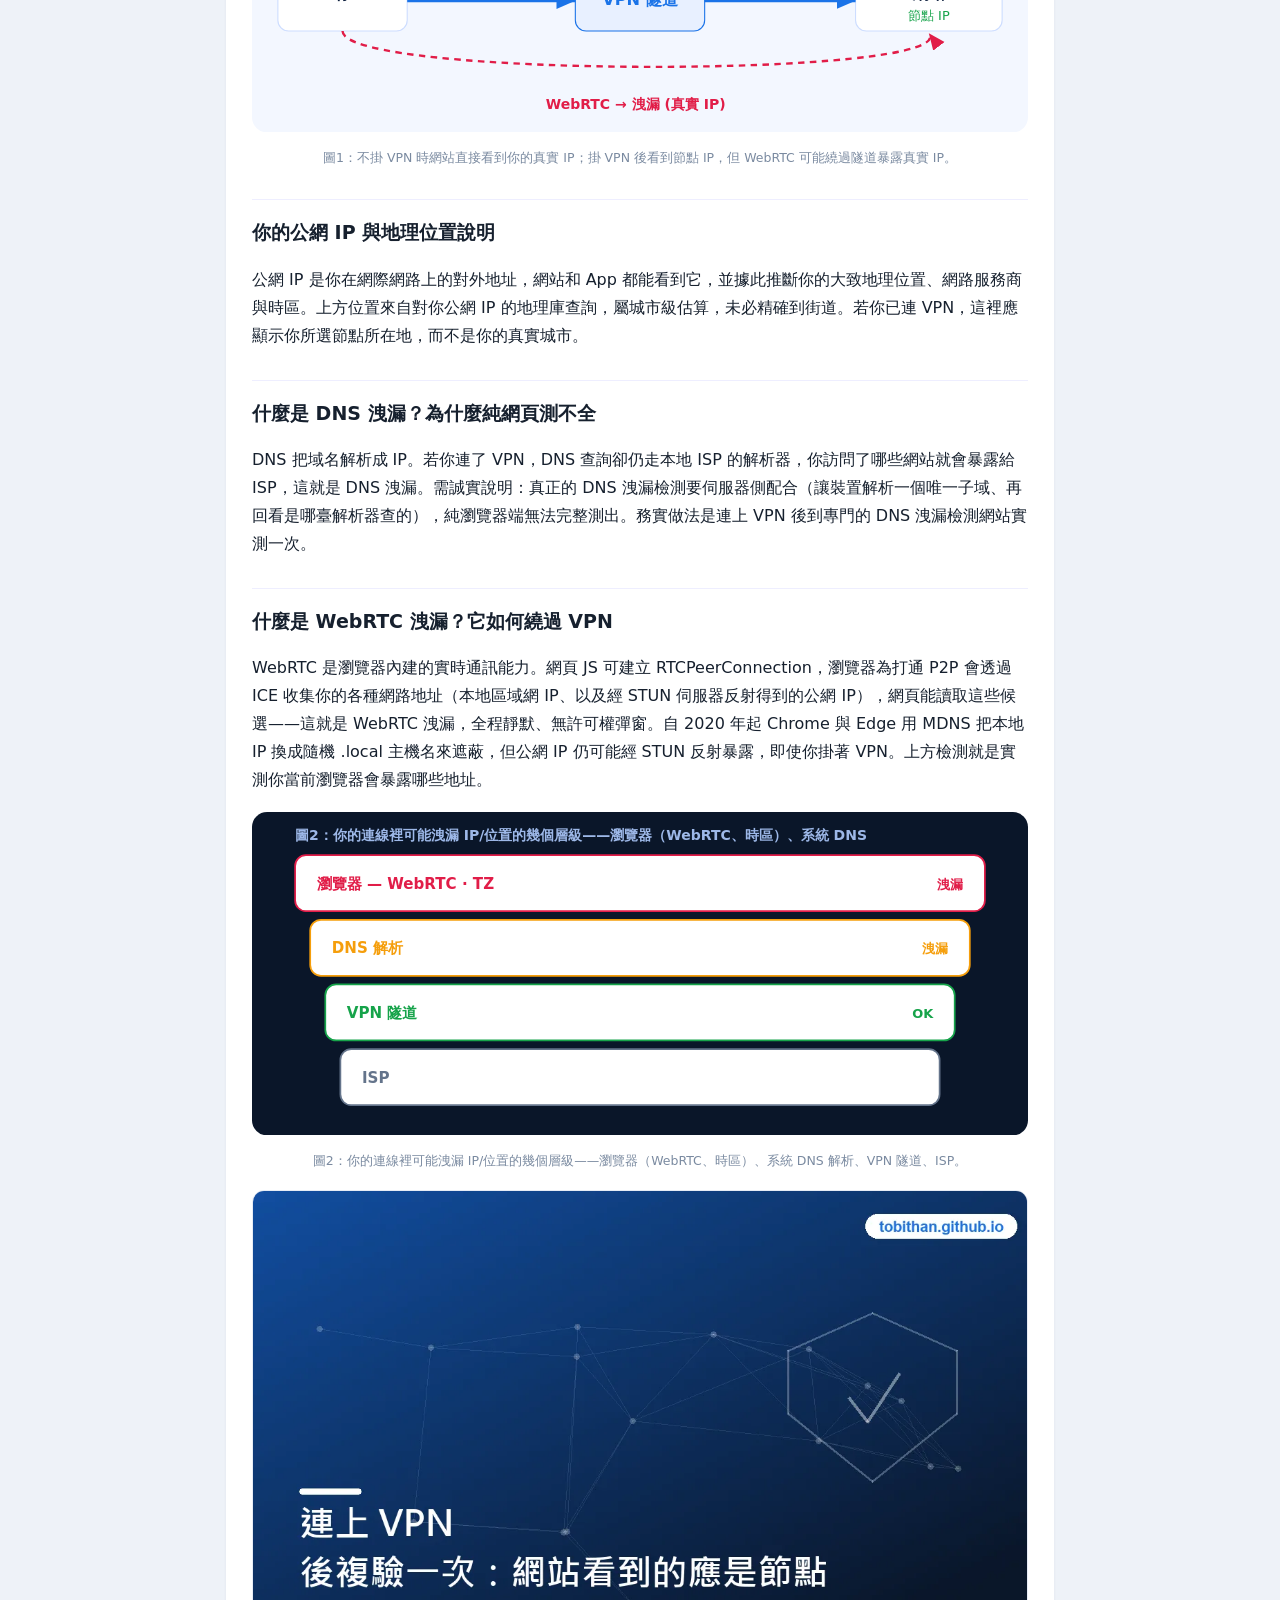
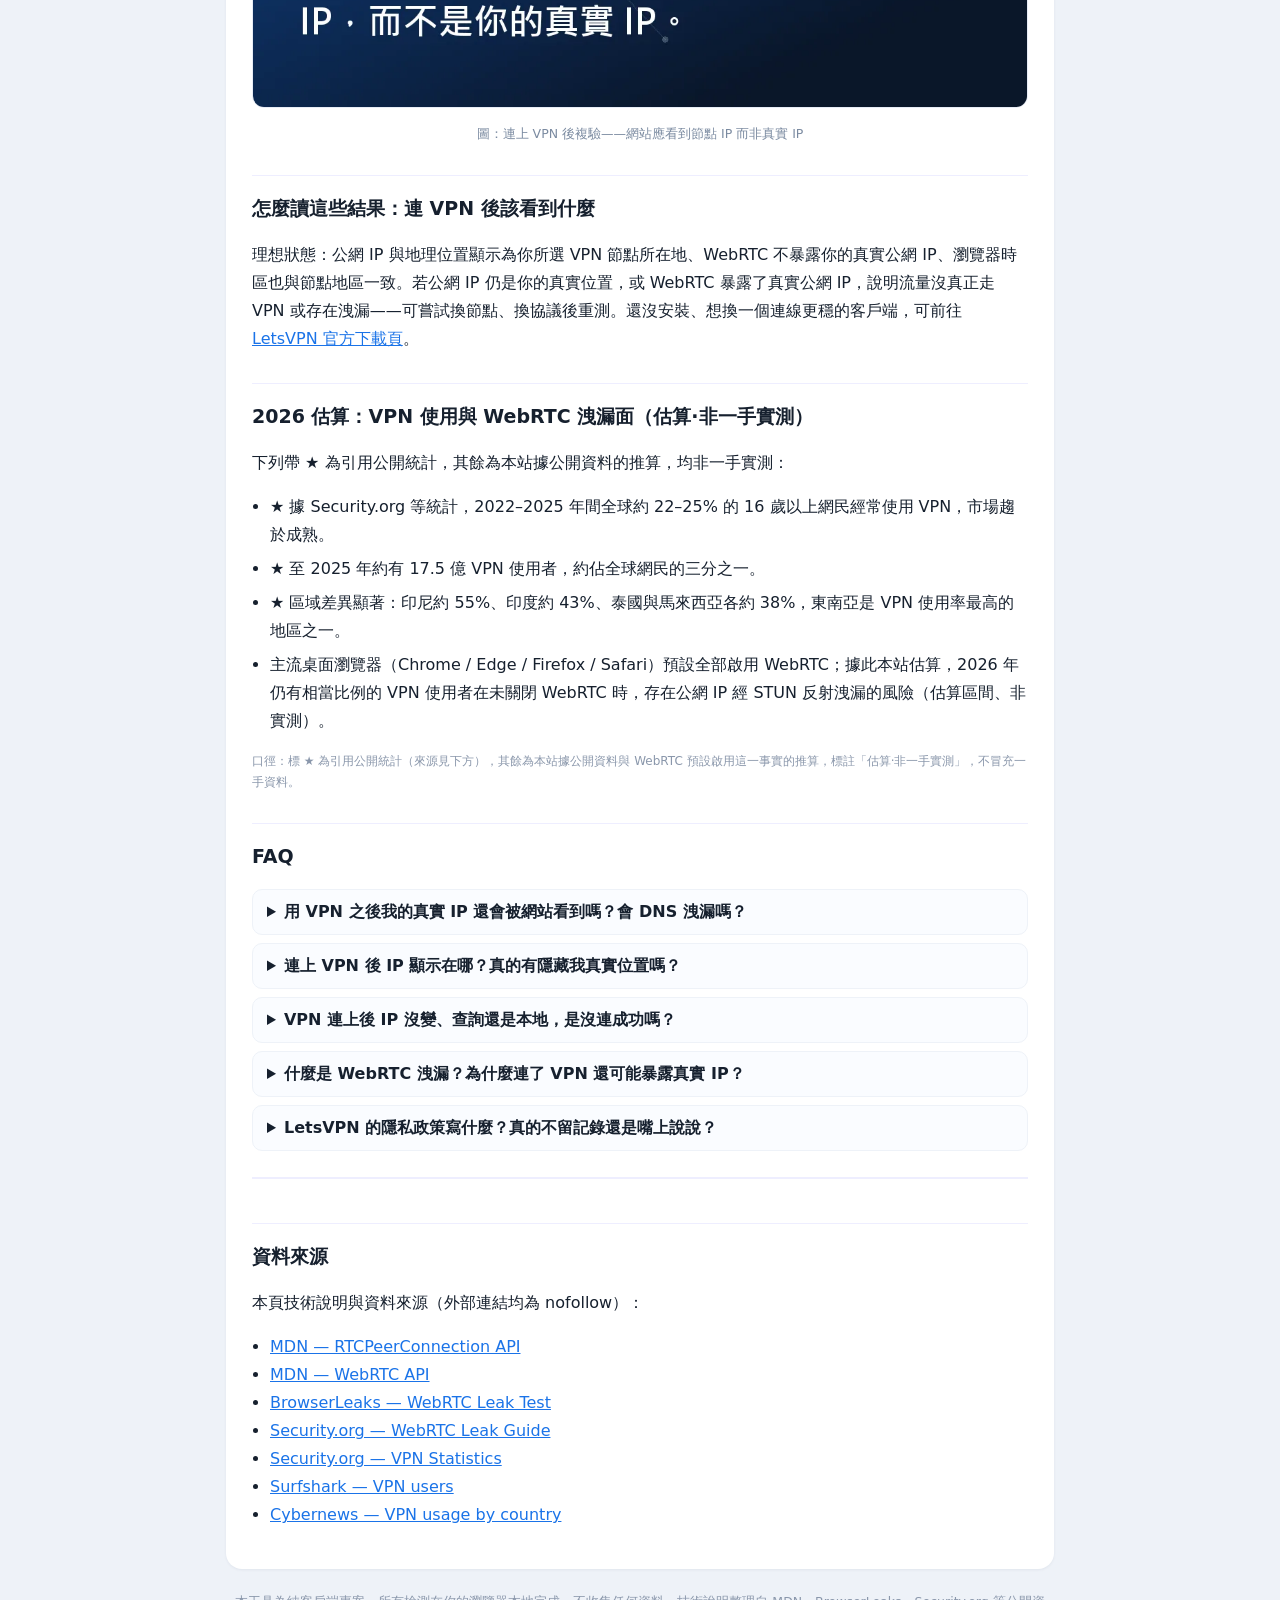
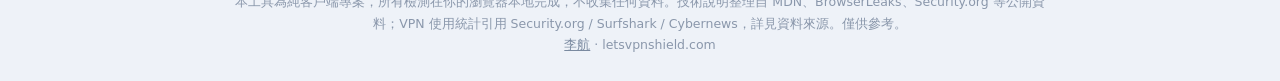
<file: zh-tw/index.html>
<!DOCTYPE html><html lang="zh-Hant"><head><meta charset="utf-8">
<meta name="viewport" content="width=device-width,initial-scale=1">
<title>IP / DNS 洩漏檢測 - 檢視公網 IP、地理位置、時區與 WebRTC 暴露</title>
<meta name="description" content="免費線上 IP/DNS 洩漏檢測：一鍵檢視你當前的公網 IP、地理位置、時區，並檢測瀏覽器 WebRTC 是否洩漏本地或真實 IP。純本地執行、資料不上傳。連上 VPN 後用它複驗真實 IP 是否已被隱藏。">
<meta name="author" content="李航">
<meta name="robots" content="index,follow,max-image-preview:large,max-snippet:-1,max-video-preview:-1">
<link rel="canonical" href="https://tobithan.github.io/zh-tw/">
<meta property="og:type" content="website"><meta property="og:title" content="IP / DNS 洩漏檢測 - 檢視公網 IP、地理位置、時區與 WebRTC 暴露">
<meta property="og:description" content="免費線上 IP/DNS 洩漏檢測：一鍵檢視你當前的公網 IP、地理位置、時區，並檢測瀏覽器 WebRTC 是否洩漏本地或真實 IP。純本地執行、資料不上傳。連上 VPN 後用它複驗真實 IP 是否已被隱藏。"><meta property="og:locale" content="zh_TW">
<meta property="og:url" content="https://tobithan.github.io/zh-tw/"><meta property="og:image" content="https://tobithan.github.io/img/cover_tw.png">
<meta property="og:image:width" content="1120"><meta property="og:image:height" content="746">
<link rel="alternate" hreflang="zh-Hans" href="https://tobithan.github.io/">
<link rel="alternate" hreflang="zh-Hant" href="https://tobithan.github.io/zh-tw/">
<link rel="alternate" hreflang="en" href="https://tobithan.github.io/en/">
<link rel="alternate" hreflang="ja" href="https://tobithan.github.io/ja/">
<link rel="alternate" hreflang="id" href="https://tobithan.github.io/id/">
<link rel="alternate" hreflang="th" href="https://tobithan.github.io/th/">
<link rel="alternate" hreflang="vi" href="https://tobithan.github.io/vi/">
<link rel="alternate" hreflang="ms" href="https://tobithan.github.io/ms/">
<link rel="alternate" hreflang="fil" href="https://tobithan.github.io/fil/">
<link rel="alternate" hreflang="km" href="https://tobithan.github.io/km/">
<link rel="alternate" hreflang="lo" href="https://tobithan.github.io/lo/">
<link rel="alternate" hreflang="my" href="https://tobithan.github.io/my/">
<link rel="alternate" hreflang="x-default" href="https://tobithan.github.io/">
<script type="application/ld+json">
{
 "@context": "https://schema.org",
 "@graph": [
  {
   "@type": "WebApplication",
   "name": "IP / DNS 洩漏檢測與地理位置檢視器",
   "url": "https://tobithan.github.io/zh-tw/",
   "applicationCategory": "SecurityApplication",
   "operatingSystem": "Web browser",
   "browserRequirements": "Requires JavaScript",
   "inLanguage": "zh-Hant",
   "description": "免費線上 IP/DNS 洩漏檢測：一鍵檢視你當前的公網 IP、地理位置、時區，並檢測瀏覽器 WebRTC 是否洩漏本地或真實 IP。純本地執行、資料不上傳。連上 VPN 後用它複驗真實 IP 是否已被隱藏。",
   "isAccessibleForFree": true,
   "offers": {
    "@type": "Offer",
    "price": "0",
    "priceCurrency": "USD"
   },
   "author": {
    "@type": "Person",
    "name": "李航",
    "jobTitle": "評測編輯",
    "url": "https://tobithan.github.io/about-editor/"
   }
  },
  {
   "@type": "FAQPage",
   "inLanguage": "zh-Hant",
   "url": "https://tobithan.github.io/zh-tw/",
   "mainEntity": [
    {
     "@type": "Question",
     "name": "用 VPN 之後我的真實 IP 還會被網站看到嗎？會 DNS 洩漏嗎？",
     "acceptedAnswer": {
      "@type": "Answer",
      "text": "正常情況下，連上 VPN 後網站看到的是節點 IP 而非你的真實 IP。但要誠實提醒：有獨立評測指出快連存在 DNS 洩漏風險、且切換伺服器後 IP 未必成功更換——這屬單一且時間較早的社群評測，未經官方或第二來源證實。若你很在意隱私，務實做法是連上後用本頁這類 IP／DNS 洩漏檢測實測一次，確認真實 IP 與 DNS 沒外露；若發現洩漏，可換節點、換協議再驗證。"
     }
    },
    {
     "@type": "Question",
     "name": "連上 VPN 後 IP 顯示在哪？真的有隱藏我真實位置嗎？",
     "acceptedAnswer": {
      "@type": "Answer",
      "text": "連上後你對外顯示的是所選節點所在地的 IP，例如選香港節點就顯示香港位置，這是 VPN 隱藏真實位置的基本原理。你可以在客戶端切換不同地區節點來改變對外 IP。要提醒的是：有獨立評測反映快連切伺服器後 IP 未必都成功更換、且存在 DNS 洩漏風險（單一較早期評測、未經多源證實），所以連上後建議自行用 IP 檢測確認位置是否真的改變。"
     }
    },
    {
     "@type": "Question",
     "name": "VPN 連上後 IP 沒變、查詢還是本地，是沒連成功嗎？",
     "acceptedAnswer": {
      "@type": "Answer",
      "text": "是的，IP 沒變通常代表流量沒真正走 VPN。社群反映 LetsVPN 切換伺服器後 IP 未必更換成功，這正是這類情況。處理方式：先換一條不同地區的節點重連、再換協議試試；清快取後重新登入、更新到最新版或重灌；確認本機沒有其他 VPN/代理在搶流量。重連後再用本頁查一次 IP，顯示成你選的國家才算成功。安卓也要確認沒被系統殺後臺。"
     }
    },
    {
     "@type": "Question",
     "name": "什麼是 WebRTC 洩漏？為什麼連了 VPN 還可能暴露真實 IP？",
     "acceptedAnswer": {
      "@type": "Answer",
      "text": "WebRTC 是瀏覽器內建的點對點通訊能力。網頁只要用幾行 JS 建立 RTCPeerConnection，瀏覽器就會透過 ICE 收集網路地址，其中經 STUN 伺服器反射得到的公網 IP 可能就是你的真實 IP，即使你掛著 VPN，網頁也能靜默讀取、無任何許可權彈窗。自 2020 年起 Chrome/Edge 以 MDNS 遮蔽本地 IP，但公網 IP 仍可能漏。用本頁上方的 WebRTC 檢測即可看到你當前瀏覽器會暴露哪些地址。"
     }
    },
    {
     "@type": "Question",
     "name": "LetsVPN 的隱私政策寫什麼？真的不留記錄還是嘴上說說？",
     "acceptedAnswer": {
      "@type": "Answer",
      "text": "老實說，現有公開素材沒有快連隱私政策原文或可驗證的「不留記錄（no-log）」內容，無法替它背書，需以官方政策原文與第三方審計確認。客觀參考：有獨立評測對它提出 DNS 洩漏疑慮（單源、較早、未經多源證實），這與「嚴格不留記錄」相左。務實判斷：把它當切區／一般用途工具，高敏感操作另選有公開審計報告的服務，並連上後自行做洩漏檢測驗證實際表現，而非只信宣傳語。"
     }
    }
   ]
  }
 ]
}
</script>
<link rel="stylesheet" href="/style.css"></head>
<body><div class="wrap"><main>
<nav class="lvlang">語言: <a href="/">简体中文</a> · <strong>繁體中文</strong> · <a href="/en/">English</a> · <a href="/ja/">日本語</a> · <a href="/id/">Bahasa Indonesia</a> · <a href="/th/">ไทย</a> · <a href="/vi/">Tiếng Việt</a> · <a href="/ms/">Bahasa Melayu</a> · <a href="/fil/">Filipino</a> · <a href="/km/">ភាសាខ្មែរ</a> · <a href="/lo/">ພາສາລາວ</a> · <a href="/my/">မြန်မာ</a></nav>
<h1>IP / DNS 洩漏檢測與地理位置檢視器</h1>
<p class="lvby"><a rel="author" href="/about-editor/">作者 李航</a> · 評測編輯 · 釋出於 2025-04-08 · 更新於 2026-06-30</p>
<figure class="lvpng"><picture><source type="image/webp" srcset="/img/cover_tw.webp"><img src="/img/cover_tw.png" alt="IP/DNS 洩漏檢測與地理位置檢視器示意圖" fetchpriority="high" width="1120" height="746" style="width:100%;height:auto;border-radius:12px;border:1px solid #e7ecf5"></picture><figcaption>圖：IP / DNS 洩漏檢測（公網 IP · 地理位置 · 時區 · WebRTC 暴露）</figcaption></figure>
<p class="lvlead">這是一個純客戶端線上工具：開啟即在你的瀏覽器本地讀取並顯示你對外暴露的公網 IP、地理位置、時區，以及瀏覽器 WebRTC 是否把本地或真實 IP 洩漏給網頁。所有檢測都在本地完成、不上傳伺服器。連上 LetsVPN 這類 VPN 後，再用它複驗一次——確認網站看到的是節點 IP，而不是你的真實 IP。</p>
<h2>實時檢測結果</h2>
<p class="lvtoolnote">以下資料在你的瀏覽器本地讀取，不上傳、不留存。</p>
<div class="lvtool" id="lvtool">
<div class="lvrow"><span class="lvk">公網 IP</span><span class="lvval" id="lv-ip">檢測中…</span></div><div class="lvrow"><span class="lvk">地理位置</span><span class="lvval" id="lv-geo">檢測中…</span></div><div class="lvrow"><span class="lvk">網路服務商</span><span class="lvval" id="lv-isp">檢測中…</span></div><div class="lvrow"><span class="lvk">瀏覽器時區</span><span class="lvval" id="lv-tzb">檢測中…</span></div><div class="lvrow"><span class="lvk">IP 推斷時區</span><span class="lvval" id="lv-tzi">檢測中…</span> <small id="lv-tzhint" class="lvhint"></small></div><div class="lvrow"><span class="lvk">WebRTC 暴露</span><span class="lvval" id="lv-webrtc-verdict">檢測中…</span></div>
<div class="lvwebrtc" id="lv-webrtc"></div>
<button id="lv-rerun" type="button">重新檢測</button>
<p class="lvnote">本工具純本地執行，不收集、不上傳任何資料。</p>
</div>
<figure class="lvsvg"><svg viewBox="0 0 720 300" xmlns="http://www.w3.org/2000/svg" role="img" aria-label="圖1：不掛 VPN 時網站直接看到你的真實 IP；掛 VPN 後看到節點 IP，但 WebRTC 可能繞過隧道暴露真實 IP。" style="width:100%;height:auto"><rect width="720" height="300" rx="14" fill="#f3f7ff"/><rect x="24" y="34" width="120" height="56" rx="10" fill="#fff" stroke="#cdddff"/><text x="84" y="60" text-anchor="middle" font-family="system-ui,Segoe UI,Arial,sans-serif" font-size="15" font-weight="700" fill="#0f213f">你</text><text x="84" y="80" text-anchor="middle" font-family="system-ui,Segoe UI,Arial,sans-serif" font-size="12" fill="#64748b">瀏覽器</text><rect x="560" y="34" width="136" height="56" rx="10" fill="#fff" stroke="#cdddff"/><text x="628" y="60" text-anchor="middle" font-family="system-ui,Segoe UI,Arial,sans-serif" font-size="15" font-weight="700" fill="#0f213f">網站</text><text x="628" y="80" text-anchor="middle" font-family="system-ui,Segoe UI,Arial,sans-serif" font-size="12" fill="#e11d48">真實 IP</text><line x1="144" y1="62" x2="560" y2="62" stroke="#1a73e8" stroke-width="2.5" marker-end="url(#ar)"/><text x="352" y="26" text-anchor="middle" font-family="system-ui,Segoe UI,Arial,sans-serif" font-size="12" fill="#94a3b8">✗ VPN 隧道 ✗</text><rect x="24" y="150" width="120" height="56" rx="10" fill="#fff" stroke="#cdddff"/><text x="84" y="176" text-anchor="middle" font-family="system-ui,Segoe UI,Arial,sans-serif" font-size="15" font-weight="700" fill="#0f213f">你</text><rect x="300" y="150" width="120" height="56" rx="10" fill="#e8f0ff" stroke="#1a73e8"/><text x="360" y="182" text-anchor="middle" font-family="system-ui,Segoe UI,Arial,sans-serif" font-size="15" font-weight="700" fill="#1a73e8">VPN 隧道</text><rect x="560" y="150" width="136" height="56" rx="10" fill="#fff" stroke="#cdddff"/><text x="628" y="176" text-anchor="middle" font-family="system-ui,Segoe UI,Arial,sans-serif" font-size="15" font-weight="700" fill="#0f213f">網站</text><text x="628" y="196" text-anchor="middle" font-family="system-ui,Segoe UI,Arial,sans-serif" font-size="12" fill="#16a34a">節點 IP</text><line x1="144" y1="178" x2="300" y2="178" stroke="#1a73e8" stroke-width="2.5" marker-end="url(#ar)"/><line x1="420" y1="178" x2="560" y2="178" stroke="#1a73e8" stroke-width="2.5" marker-end="url(#ar)"/><text x="222" y="168" text-anchor="middle" font-family="system-ui,Segoe UI,Arial,sans-serif" font-size="12" fill="#16a34a">節點 IP</text><path d="M84 206 C84 250 660 250 628 208" fill="none" stroke="#e11d48" stroke-width="2.2" stroke-dasharray="6 5" marker-end="url(#arr)"/><text x="356" y="278" text-anchor="middle" font-family="system-ui,Segoe UI,Arial,sans-serif" font-size="13" font-weight="700" fill="#e11d48">WebRTC → 洩漏 (真實 IP)</text><defs><marker id="ar" markerWidth="9" markerHeight="9" refX="7" refY="3" orient="auto"><path d="M0,0 L7,3 L0,6 Z" fill="#1a73e8"/></marker><marker id="arr" markerWidth="9" markerHeight="9" refX="7" refY="3" orient="auto"><path d="M0,0 L7,3 L0,6 Z" fill="#e11d48"/></marker></defs></svg><figcaption>圖1：不掛 VPN 時網站直接看到你的真實 IP；掛 VPN 後看到節點 IP，但 WebRTC 可能繞過隧道暴露真實 IP。</figcaption></figure>
<h2>你的公網 IP 與地理位置說明</h2>
<p>公網 IP 是你在網際網路上的對外地址，網站和 App 都能看到它，並據此推斷你的大致地理位置、網路服務商與時區。上方位置來自對你公網 IP 的地理庫查詢，屬城市級估算，未必精確到街道。若你已連 VPN，這裡應顯示你所選節點所在地，而不是你的真實城市。</p>
<h2>什麼是 DNS 洩漏？為什麼純網頁測不全</h2>
<p>DNS 把域名解析成 IP。若你連了 VPN，DNS 查詢卻仍走本地 ISP 的解析器，你訪問了哪些網站就會暴露給 ISP，這就是 DNS 洩漏。需誠實說明：真正的 DNS 洩漏檢測要伺服器側配合（讓裝置解析一個唯一子域、再回看是哪臺解析器查的），純瀏覽器端無法完整測出。務實做法是連上 VPN 後到專門的 DNS 洩漏檢測網站實測一次。</p>
<h2>什麼是 WebRTC 洩漏？它如何繞過 VPN</h2>
<p>WebRTC 是瀏覽器內建的實時通訊能力。網頁 JS 可建立 RTCPeerConnection，瀏覽器為打通 P2P 會透過 ICE 收集你的各種網路地址（本地區域網 IP、以及經 STUN 伺服器反射得到的公網 IP），網頁能讀取這些候選——這就是 WebRTC 洩漏，全程靜默、無許可權彈窗。自 2020 年起 Chrome 與 Edge 用 MDNS 把本地 IP 換成隨機 .local 主機名來遮蔽，但公網 IP 仍可能經 STUN 反射暴露，即使你掛著 VPN。上方檢測就是實測你當前瀏覽器會暴露哪些地址。</p>
<figure class="lvsvg"><svg viewBox="0 0 720 300" xmlns="http://www.w3.org/2000/svg" role="img" aria-label="圖2：你的連線裡可能洩漏 IP/位置的幾個層級——瀏覽器（WebRTC、時區）、系統 DNS 解析、VPN 隧道、ISP。" style="width:100%;height:auto"><rect width="720" height="300" rx="14" fill="#0a1629"/><text x="40" y="26" font-family="system-ui,Segoe UI,Arial,sans-serif" font-size="13" font-weight="700" fill="#9db8e8">圖2：你的連線裡可能洩漏 IP/位置的幾個層級——瀏覽器（WebRTC、時區）、系統 DNS</text><rect x="40" y="40" width="640" height="52" rx="10" fill="#fff" stroke="#e11d48" stroke-width="1.6"/><text x="60" y="71" text-anchor="start" font-family="system-ui,Segoe UI,Arial,sans-serif" font-size="14" font-weight="700" fill="#e11d48">瀏覽器 — WebRTC · TZ</text><text x="660" y="71" text-anchor="end" font-family="system-ui,Segoe UI,Arial,sans-serif" font-size="12" font-weight="700" fill="#e11d48">洩漏</text><rect x="54" y="100" width="612" height="52" rx="10" fill="#fff" stroke="#f59e0b" stroke-width="1.6"/><text x="74" y="131" text-anchor="start" font-family="system-ui,Segoe UI,Arial,sans-serif" font-size="14" font-weight="700" fill="#f59e0b">DNS 解析</text><text x="646" y="131" text-anchor="end" font-family="system-ui,Segoe UI,Arial,sans-serif" font-size="12" font-weight="700" fill="#f59e0b">洩漏</text><rect x="68" y="160" width="584" height="52" rx="10" fill="#fff" stroke="#16a34a" stroke-width="1.6"/><text x="88" y="191" text-anchor="start" font-family="system-ui,Segoe UI,Arial,sans-serif" font-size="14" font-weight="700" fill="#16a34a">VPN 隧道</text><text x="632" y="191" text-anchor="end" font-family="system-ui,Segoe UI,Arial,sans-serif" font-size="12" font-weight="700" fill="#16a34a">OK</text><rect x="82" y="220" width="556" height="52" rx="10" fill="#fff" stroke="#64748b" stroke-width="1.6"/><text x="102" y="251" text-anchor="start" font-family="system-ui,Segoe UI,Arial,sans-serif" font-size="14" font-weight="700" fill="#64748b">ISP</text></svg><figcaption>圖2：你的連線裡可能洩漏 IP/位置的幾個層級——瀏覽器（WebRTC、時區）、系統 DNS 解析、VPN 隧道、ISP。</figcaption></figure>
<figure class="lvpng"><picture><source type="image/webp" srcset="/img/board_tw.webp"><img src="/img/board_tw.png" alt="VPN 連線後用 IP 檢測複驗真實 IP 是否隱藏示意圖" loading="lazy" width="1120" height="746" style="width:100%;height:auto;border-radius:12px;border:1px solid #e7ecf5"></picture><figcaption>圖：連上 VPN 後複驗——網站應看到節點 IP 而非真實 IP</figcaption></figure>
<h2>怎麼讀這些結果：連 VPN 後該看到什麼</h2>
<p>理想狀態：公網 IP 與地理位置顯示為你所選 VPN 節點所在地、WebRTC 不暴露你的真實公網 IP、瀏覽器時區也與節點地區一致。若公網 IP 仍是你的真實位置，或 WebRTC 暴露了真實公網 IP，說明流量沒真正走 VPN 或存在洩漏——可嘗試換節點、換協議後重測。還沒安裝、想換一個連線更穩的客戶端，可前往 <a href="https://letsvpnshield.com/download/">LetsVPN 官方下載頁</a>。</p>
<section id="lv-data2026" class="lvdata"><h2>2026 估算：VPN 使用與 WebRTC 洩漏面（估算·非一手實測）</h2>
<p>下列帶 ★ 為引用公開統計，其餘為本站據公開資料的推算，均非一手實測：</p>
<ul><li>★ 據 Security.org 等統計，2022–2025 年間全球約 22–25% 的 16 歲以上網民經常使用 VPN，市場趨於成熟。</li><li>★ 至 2025 年約有 17.5 億 VPN 使用者，約佔全球網民的三分之一。</li><li>★ 區域差異顯著：印尼約 55%、印度約 43%、泰國與馬來西亞各約 38%，東南亞是 VPN 使用率最高的地區之一。</li><li>主流桌面瀏覽器（Chrome / Edge / Firefox / Safari）預設全部啟用 WebRTC；據此本站估算，2026 年仍有相當比例的 VPN 使用者在未關閉 WebRTC 時，存在公網 IP 經 STUN 反射洩漏的風險（估算區間、非實測）。</li></ul>
<p class="lvnote">口徑：標 ★ 為引用公開統計（來源見下方），其餘為本站據公開資料與 WebRTC 預設啟用這一事實的推算，標註「估算·非一手實測」，不冒充一手資料。</p></section>
<h2>FAQ</h2>
<div class="lvfaqs"><details class="lvfaq"><summary>用 VPN 之後我的真實 IP 還會被網站看到嗎？會 DNS 洩漏嗎？</summary><p>正常情況下，連上 VPN 後網站看到的是節點 IP 而非你的真實 IP。但要誠實提醒：有獨立評測指出快連存在 DNS 洩漏風險、且切換伺服器後 IP 未必成功更換——這屬單一且時間較早的社群評測，未經官方或第二來源證實。若你很在意隱私，務實做法是連上後用本頁這類 IP／DNS 洩漏檢測實測一次，確認真實 IP 與 DNS 沒外露；若發現洩漏，可換節點、換協議再驗證。</p></details>
<details class="lvfaq"><summary>連上 VPN 後 IP 顯示在哪？真的有隱藏我真實位置嗎？</summary><p>連上後你對外顯示的是所選節點所在地的 IP，例如選香港節點就顯示香港位置，這是 VPN 隱藏真實位置的基本原理。你可以在客戶端切換不同地區節點來改變對外 IP。要提醒的是：有獨立評測反映快連切伺服器後 IP 未必都成功更換、且存在 DNS 洩漏風險（單一較早期評測、未經多源證實），所以連上後建議自行用 IP 檢測確認位置是否真的改變。</p></details>
<details class="lvfaq"><summary>VPN 連上後 IP 沒變、查詢還是本地，是沒連成功嗎？</summary><p>是的，IP 沒變通常代表流量沒真正走 VPN。社群反映 LetsVPN 切換伺服器後 IP 未必更換成功，這正是這類情況。處理方式：先換一條不同地區的節點重連、再換協議試試；清快取後重新登入、更新到最新版或重灌；確認本機沒有其他 VPN/代理在搶流量。重連後再用本頁查一次 IP，顯示成你選的國家才算成功。安卓也要確認沒被系統殺後臺。</p></details>
<details class="lvfaq"><summary>什麼是 WebRTC 洩漏？為什麼連了 VPN 還可能暴露真實 IP？</summary><p>WebRTC 是瀏覽器內建的點對點通訊能力。網頁只要用幾行 JS 建立 RTCPeerConnection，瀏覽器就會透過 ICE 收集網路地址，其中經 STUN 伺服器反射得到的公網 IP 可能就是你的真實 IP，即使你掛著 VPN，網頁也能靜默讀取、無任何許可權彈窗。自 2020 年起 Chrome/Edge 以 MDNS 遮蔽本地 IP，但公網 IP 仍可能漏。用本頁上方的 WebRTC 檢測即可看到你當前瀏覽器會暴露哪些地址。</p></details>
<details class="lvfaq"><summary>LetsVPN 的隱私政策寫什麼？真的不留記錄還是嘴上說說？</summary><p>老實說，現有公開素材沒有快連隱私政策原文或可驗證的「不留記錄（no-log）」內容，無法替它背書，需以官方政策原文與第三方審計確認。客觀參考：有獨立評測對它提出 DNS 洩漏疑慮（單源、較早、未經多源證實），這與「嚴格不留記錄」相左。務實判斷：把它當切區／一般用途工具，高敏感操作另選有公開審計報告的服務，並連上後自行做洩漏檢測驗證實際表現，而非只信宣傳語。</p></details>
</div>
<div class="related"><h2>資料來源</h2><p>本頁技術說明與資料來源（外部連結均為 nofollow）：</p><ul><li><a href="https://developer.mozilla.org/en-US/docs/Web/API/RTCPeerConnection" rel="nofollow noopener" target="_blank">MDN — RTCPeerConnection API</a></li><li><a href="https://developer.mozilla.org/en-US/docs/Web/API/WebRTC_API" rel="nofollow noopener" target="_blank">MDN — WebRTC API</a></li><li><a href="https://browserleaks.com/webrtc" rel="nofollow noopener" target="_blank">BrowserLeaks — WebRTC Leak Test</a></li><li><a href="https://www.security.org/vpn/webrtc-leak/" rel="nofollow noopener" target="_blank">Security.org — WebRTC Leak Guide</a></li><li><a href="https://www.security.org/vpn/statistics/" rel="nofollow noopener" target="_blank">Security.org — VPN Statistics</a></li><li><a href="https://surfshark.com/blog/vpn-users" rel="nofollow noopener" target="_blank">Surfshark — VPN users</a></li><li><a href="https://cybernews.com/best-vpn/vpn-usage-by-country/" rel="nofollow noopener" target="_blank">Cybernews — VPN usage by country</a></li></ul></div>
</main>
<footer>本工具為純客戶端專案，所有檢測在你的瀏覽器本地完成，不收集任何資料。技術說明整理自 MDN、BrowserLeaks、Security.org 等公開資料；VPN 使用統計引用 Security.org / Surfshark / Cybernews，詳見資料來源。僅供參考。<br><a rel="author" href="/about-editor/">李航</a> · letsvpnshield.com</footer>
</div>
<script>window.LV_I18N={"checking": "檢測中…", "na": "不可用", "none_detected": "未發現", "leak_public": "檢測到公網 IP 經 WebRTC 暴露", "leak_local": "僅暴露本地/內網 IP（區域網）", "ok_safe": "未發現 WebRTC 公網 IP 洩漏", "mismatch_tz": "瀏覽器時區與 IP 時區不一致，可能暴露真實地區", "rerun": "重新檢測", "rtc_public": "公網", "rtc_local": "內網", "rtc_mdns": "MDNS 隱藏"};</script><script src="/tool.js"></script></body></html>
</file>
<file: style.css>
*{box-sizing:border-box}body{font-family:system-ui,-apple-system,"Segoe UI",Roboto,Arial,"Noto Sans",sans-serif;line-height:1.75;color:#16202e;background:#eef2f8;margin:0}
.wrap{max-width:860px;margin:0 auto;padding:26px 16px}
main{background:#fff;border-radius:16px;padding:24px 26px;box-shadow:0 1px 3px rgba(16,32,60,.06)}
h1{margin:.1em 0 .3em;font-size:25px;line-height:1.3}h2{font-size:19px;margin-top:30px;border-top:1px solid #eef;padding-top:16px}
.lvlang{font-size:12.5px;color:#7a8aa0;line-height:2;margin-bottom:6px}.lvlang a{color:#1a73e8;text-decoration:none}
.lvby{font-size:12.5px;color:#7a8aa0;margin:.2em 0 1em}.lvby a{color:#1a73e8;text-decoration:none}
.lvlead{font-size:16px}.lvtoolnote{color:#64748b;font-size:13px;margin-top:4px}
.lvtool{border:1px solid #e3e9f4;border-radius:14px;padding:8px 14px;margin:12px 0;background:#fafcff}
.lvrow{display:flex;justify-content:space-between;gap:12px;padding:10px 2px;border-bottom:1px solid #eef2f8;flex-wrap:wrap}
.lvrow:last-of-type{border-bottom:0}.lvk{color:#56627a;font-size:14px}.lvval{font-weight:700;font-family:ui-monospace,Consolas,monospace;text-align:right;word-break:break-all}
.lvval.good{color:#16a34a}.lvval.warn{color:#d97706}.lvval.bad{color:#e11d48}
.lvhint{color:#d97706;font-weight:400;font-family:system-ui}
.lvwebrtc{font-family:ui-monospace,Consolas,monospace;font-size:13px;color:#334;padding:2px 2px 8px}
.lv-tag{font-family:system-ui;font-size:11px;padding:1px 7px;border-radius:9px;margin-left:6px}
.lv-public{background:#fde7ec;color:#e11d48}.lv-local{background:#fff4e3;color:#d97706}.lv-mdns{background:#e7f6ec;color:#16a34a}
button#lv-rerun{font-size:14px;padding:8px 16px;margin:6px 0 10px;border:0;border-radius:9px;background:#1a73e8;color:#fff;cursor:pointer}
.lvnote{color:#8a97ab;font-size:12px}
figure{margin:18px 0}figcaption{color:#7a8aa0;font-size:12.5px;text-align:center;margin-top:6px}
.lvdata ul,.related ul{padding-left:18px}.lvdata li{margin:6px 0}
.lvfaqs{margin-top:6px}.lvfaq{border:1px solid #eef2f8;border-radius:10px;padding:8px 14px;margin:8px 0;background:#fafcff}
.lvfaq summary{cursor:pointer;font-weight:600}.lvfaq p{margin:.6em 0 .2em;color:#36425a}
.related{margin-top:26px;border-top:2px solid #eef;padding-top:14px}.related a{color:#1a73e8}
a{color:#1a73e8}footer{color:#8a97ab;font-size:12.5px;margin-top:22px;text-align:center;line-height:1.7}footer a{color:#7a8aa0}
</file>
